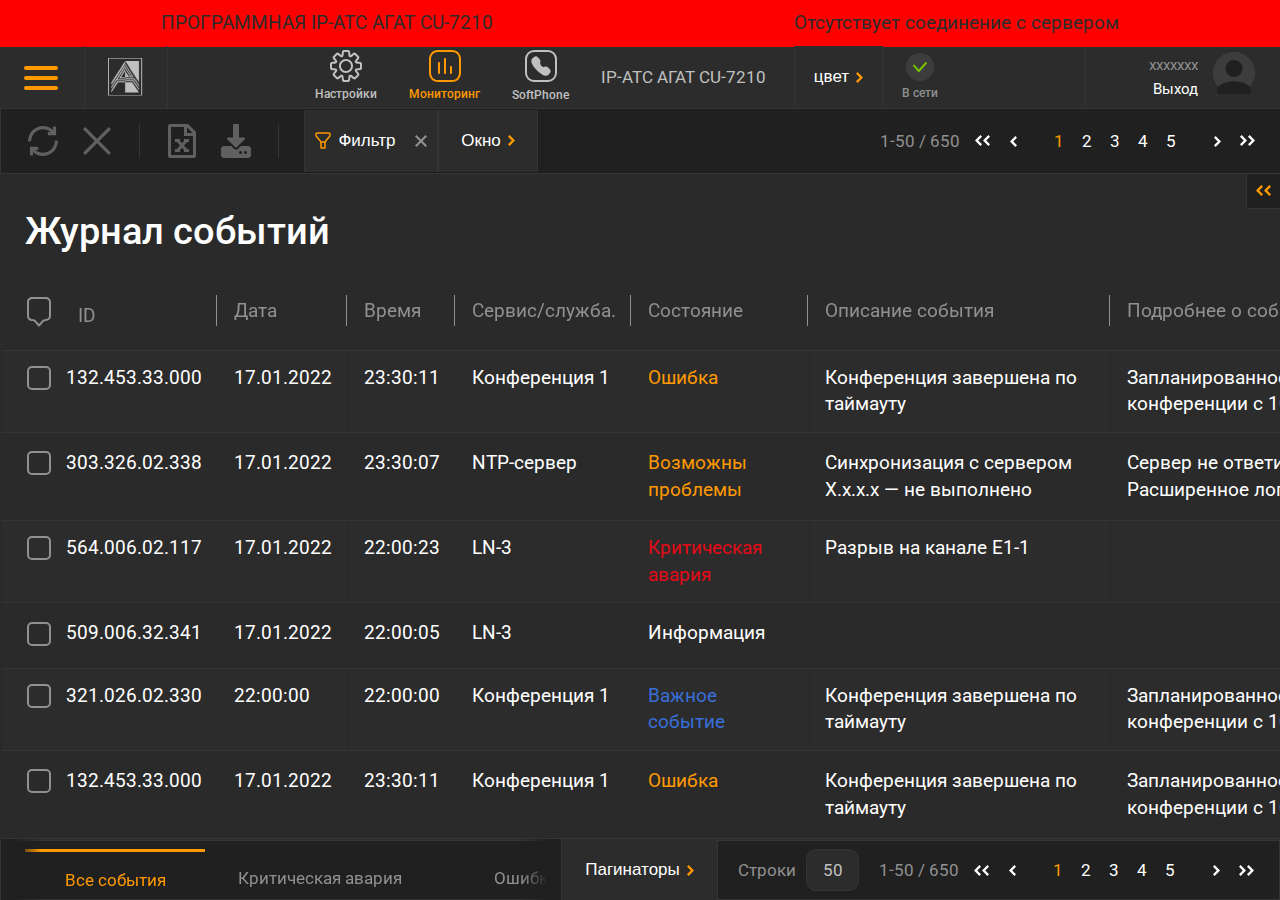
<file: index.html>
<!DOCTYPE html>
<html lang="en">
    <head>
        <meta charset="UTF-8">
        <meta http-equiv="X-UA-Compatible" content="width=device-width, initial-scale=1, maximum-scale=1">
        <title>agant</title>
        <link rel="stylesheet" href="./styles/style.css">
        <link rel="stylesheet" href="./styles/adaptive.css">
        <!-- <link rel="icon" href="./img/icon.png" type="image/x-icon"> -->
        <link href="./styles/datapicker.css" rel="stylesheet">
        <link rel="stylesheet" href='./styles/lib.css' />
        <link rel="stylesheet" href="./styles/swiper.css" />
        <link rel="stylesheet" href='./styles/aos.css'>
        <link rel="stylesheet" href="./styles/jquery-ui.css">
        <link rel="stylesheet" href="./styles/newStyle.css">
        <style>
        .accordion:after {
            content: url("./img/arr-accordion.svg");
        }
        .active:after {
            content: url("./img/acc-active.svg");
        }
    </style>
    </head>
    <body class=' _error'>
        <div class="section-event-log-top-line">
            <div class="section-event-log-top-line-right">
                <span>
                    ПРОГРАММНАЯ IP-АТС АГАТ CU-7210
                </span>
                <p>
                    Отсутствует соединение с сервером
                </p>
            </div>
        </div>
        <header>
            <div class="header-container">
                <div class="header-mob">
                    <div class="hamburger-menu">
                        <input id="menu__toggle" type="checkbox" />
                        <label class="menu__btn" for="menu__toggle">
                            <span class="span-burger"></span>
                        </label>
                        <div class="menu__box">
                            <div class="left-menu">
                                <div class="left-menu-link">
                                    <div class="left-menu-link-block">
                                        <button class="accordion">
                                            <span class="accordion-text">
                                                <span>
                                                    <svg xmlns="http://www.w3.org/2000/svg" width="46" height="46" viewBox="0 0 46 46" fill="none">
                                                        <rect width="46" height="46" rx="10" fill="#3D3D3D" />
                                                        <path fill-rule="evenodd" clip-rule="evenodd" d="M12 23C12 29.0751 16.9249 34 23 34C29.0751 34 34 29.0751 34 23C34 16.9249 29.0751 12 23 12C16.9249 12 12 16.9249 12 23ZM23 10C15.8203 10 10 15.8203 10 23C10 30.1797 15.8203 36 23 36C30.1797 36 36 30.1797 36 23C36 15.8203 30.1797 10 23 10ZM24 17V19H22V17H24ZM24 29V22H22V29H24Z" fill="white" />
                                                    </svg>
                                                </span>
                                                О системе
                                            </span>
                                        </button>
                                        <div class="panel">
                                            <ul>
                                                <li>
                                                    <a href='index.html'>Лицензия</a>
                                                </li>
                                                <li>
                                                    <a href='module.html'>Настройки</a>
                                                </li>
                                                <li>
                                                    <a href='lineModule.html'>Роли доступа</a>
                                                </li>
                                                <li>
                                                    <a href='tracing.html'>Звуковые файлы</a>
                                                </li>
                                                <li>
                                                    <a href='powerUnit.html'>Синтез речи</a>
                                                </li>
                                                <li>
                                                    <a href='switching.html'>Распознование
                                                        речи</a>
                                                </li>
                                                <li>
                                                    <a href='login'>Ресурсы</a>
                                                </li>
                                                <li>
                                                    <a href>Архивация</a>
                                                </li>
                                                <li>
                                                    <a href>Разархивация</a>
                                                </li>
                                                <li>
                                                    <a href>Линейные модули</a>
                                                </li>
                                                <li>
                                                    <a href>Журнал событий</a>
                                                </li>
                                            </ul>
                                        </div>
                                    </div>
                                    <div class="left-menu-link-block">
                                        <button class="accordion">
                                            <span class="accordion-text">
                                                <span>
                                                    <svg xmlns="http://www.w3.org/2000/svg" width="46" height="46" viewBox="0 0 46 46" fill="none">
                                                        <rect x="0.000976562" width="46" height="46" rx="10" fill="#3D3D3D" />
                                                        <path fill-rule="evenodd" clip-rule="evenodd"
                                                            d="M31.001 14H27.001C26.4487 14 26.001 14.4477 26.001 15V19C26.001 19.5523 26.4487 20 27.001 20H31.001C31.5533 20 32.001 19.5523 32.001 19V15C32.001 14.4477 31.5533 14 31.001 14ZM27.001 12C25.3441 12 24.001 13.3431 24.001 15V19C24.001 20.6569 25.3441 22 27.001 22H31.001C32.6578 22 34.001 20.6569 34.001 19V15C34.001 13.3431 32.6578 12 31.001 12H27.001ZM15.001 26H19.001C19.5533 26 20.001 26.4477 20.001 27V31C20.001 31.5523 19.5533 32 19.001 32H15.001C14.4487 32 14.001 31.5523 14.001 31V27C14.001 26.4477 14.4487 26 15.001 26ZM12.001 27C12.001 25.3431 13.3441 24 15.001 24H19.001C20.6578 24 22.001 25.3431 22.001 27V31C22.001 32.6569 20.6578 34 19.001 34H15.001C13.3441 34 12.001 32.6569 12.001 31V27ZM27.001 26H31.001C31.5533 26 32.001 26.4477 32.001 27V31C32.001 31.5523 31.5533 32 31.001 32H27.001C26.4487 32 26.001 31.5523 26.001 31V27C26.001 26.4477 26.4487 26 27.001 26ZM24.001 27C24.001 25.3431 25.3441 24 27.001 24H31.001C32.6578 24 34.001 25.3431 34.001 27V31C34.001 32.6569 32.6578 34 31.001 34H27.001C25.3441 34 24.001 32.6569 24.001 31V27ZM15.001 14H19.001C19.5533 14 20.001 14.4477 20.001 15V19C20.001 19.5523 19.5533 20 19.001 20H15.001C14.4487 20 14.001 19.5523 14.001 19V15C14.001 14.4477 14.4487 14 15.001 14ZM12.001 15C12.001 13.3431 13.3441 12 15.001 12H19.001C20.6578 12 22.001 13.3431 22.001 15V19C22.001 20.6569 20.6578 22 19.001 22H15.001C13.3441 22 12.001 20.6569 12.001 19V15Z"
                                                            fill="white" />
                                                    </svg>
                                                </span>
                                                Ресурсы
                                            </span>
                                        </button>
                                        <div class="panel">
                                            <ul>
                                                <li>
                                                    <a href='index.html'>Лицензия</a>
                                                </li>
                                                <li>
                                                    <a href='module.html'>Настройки</a>
                                                </li>
                                                <li>
                                                    <a href='lineModule.html'>Роли доступа</a>
                                                </li>
                                                <li>
                                                    <a href='tracing.html'>Звуковые файлы</a>
                                                </li>
                                                <li>
                                                    <a href='powerUnit.html'>Синтез речи</a>
                                                </li>
                                                <li>
                                                    <a href='switching.html'>Распознование
                                                        речи</a>
                                                </li>
                                                <li>
                                                    <a href>Ресурсы</a>
                                                </li>
                                                <li>
                                                    <a href>Архивация</a>
                                                </li>
                                                <li>
                                                    <a href>Разархивация</a>
                                                </li>
                                                <li>
                                                    <a href>Линейные модули</a>
                                                </li>
                                                <li>
                                                    <a href>Журнал событий</a>
                                                </li>
                                            </ul>
                                        </div>
                                    </div>
                                    <div class="left-menu-link-block">
                                        <button class="accordion">
                                            <span class="accordion-text">
                                                <span>
                                                    <svg xmlns="http://www.w3.org/2000/svg" width="46" height="46" viewBox="0 0 46 46" fill="none">
                                                        <rect width="46" height="46" rx="10" fill="#2C2C2C" />
                                                        <path fill-rule="evenodd" clip-rule="evenodd" d="M12 12C12 11.4477 12.4477 11 13 11H29.8C32.1196 11 34 12.8804 34 15.2V29.8C34 32.1196 32.1196 34 29.8 34H19V36H17V34H13C12.4477 34 12 33.5523 12 33V12ZM19 32H29.8C31.015 32 32 31.015 32 29.8V15.2C32 13.985 31.015 13 29.8 13H19V32ZM17 13V32H14V13H17ZM29 20H22V18H29V20Z" fill="white" />
                                                    </svg>
                                                </span>
                                                Журнал событий
                                            </span>
                                        </button>
                                        <div class="panel">
                                            <ul>
                                                <li>
                                                    <a href='index.html'>Лицензия</a>
                                                </li>
                                                <li>
                                                    <a href='module.html'>Настройки</a>
                                                </li>
                                                <li>
                                                    <a href='lineModule.html'>Роли доступа</a>
                                                </li>
                                                <li>
                                                    <a href='tracing.html'>Звуковые файлы</a>
                                                </li>
                                                <li>
                                                    <a href='powerUnit.html'>Синтез речи</a>
                                                </li>
                                                <li>
                                                    <a href='switching.html'>Распознование
                                                        речи</a>
                                                </li>
                                                <li>
                                                    <a href>Ресурсы</a>
                                                </li>
                                                <li>
                                                    <a href>Архивация</a>
                                                </li>
                                                <li>
                                                    <a href>Разархивация</a>
                                                </li>
                                                <li>
                                                    <a href>Линейные модули</a>
                                                </li>
                                                <li>
                                                    <a href>Журнал событий</a>
                                                </li>
                                            </ul>
                                        </div>
                                    </div>
                                    <div class="left-menu-link-block">
                                        <button class="accordion">
                                            <span class="accordion-text">
                                                <span>
                                                    <svg xmlns="http://www.w3.org/2000/svg" width="46" height="46" viewBox="0 0 46 46" fill="none">
                                                        <rect width="46" height="46" rx="10" fill="#3D3D3D" />
                                                        <path fill-rule="evenodd" clip-rule="evenodd"
                                                            d="M23.0006 9C19.1355 9 16.001 12.1323 16 15.9977C15.9879 19.8514 19.1018 22.9869 22.955 23L22.9584 23H23.0006C26.8668 23 30 19.865 30 15.9994C30 12.1335 26.8666 9 23.0006 9ZM18 15.9994C18 13.2383 20.239 11 23.0006 11C25.762 11 28 13.238 28 15.9994C28 18.761 25.7617 21 23.0006 21H22.9601C20.2122 20.9898 17.9907 18.7527 18 16.0028H18V15.9994ZM23.0006 25C20.5448 25 18.1321 25.2216 16.301 25.971C15.3734 26.3506 14.5409 26.8871 13.9387 27.6501C13.3247 28.428 13 29.3791 13 30.4839C13 31.5872 13.3221 32.5388 13.9321 33.3192C14.5309 34.0852 15.36 34.6266 16.2866 35.0111C18.1156 35.77 20.5296 36 23.0006 36C25.4565 36 27.8689 35.778 29.6997 35.0284C30.6271 34.6487 31.4595 34.1121 32.0615 33.3492C32.6753 32.5715 33 31.6206 33 30.5161C33 29.4131 32.678 28.4617 32.0681 27.6815C31.4694 26.9156 30.6405 26.3741 29.7141 25.9895C27.8854 25.2303 25.4717 25 23.0006 25ZM15 30.4839C15 29.7948 15.1935 29.2884 15.5086 28.8892C15.8355 28.4751 16.3428 28.1149 17.0585 27.822C18.5141 27.2263 20.6016 27 23.0006 27C25.4105 27 27.4965 27.2344 28.9473 27.8366C29.6606 28.1327 30.1663 28.4961 30.4924 28.9132C30.8072 29.3159 31 29.8257 31 30.5161C31 31.2048 30.8066 31.711 30.4915 32.1103C30.1648 32.5243 29.6575 32.8846 28.9419 33.1775C27.4867 33.7733 25.3994 34 23.0006 34C20.5906 34 18.5042 33.766 17.0532 33.1638C16.3397 32.8678 15.8339 32.5045 15.5078 32.0874C15.1929 31.6846 15 31.1747 15 30.4839Z"
                                                            fill="white" />
                                                    </svg>
                                                </span>
                                                Журнал действий
                                                пользователя
                                            </span>
                                        </button>
                                        <div class="panel">
                                            <ul>
                                                <li>
                                                    <a href='index.html'>Лицензия</a>
                                                </li>
                                                <li>
                                                    <a href='module.html'>Настройки</a>
                                                </li>
                                                <li>
                                                    <a href='lineModule.html'>Роли доступа</a>
                                                </li>
                                                <li>
                                                    <a href='tracing.html'>Звуковые файлы</a>
                                                </li>
                                                <li>
                                                    <a href='powerUnit.html'>Синтез речи</a>
                                                </li>
                                                <li>
                                                    <a href='switching.html'>Распознование
                                                        речи</a>
                                                </li>
                                                <li>
                                                    <a href>Ресурсы</a>
                                                </li>
                                                <li>
                                                    <a href>Архивация</a>
                                                </li>
                                                <li>
                                                    <a href>Разархивация</a>
                                                </li>
                                                <li>
                                                    <a href>Линейные модули</a>
                                                </li>
                                                <li>
                                                    <a href>Журнал событий</a>
                                                </li>
                                            </ul>
                                        </div>
                                    </div>
                                    <div class="left-menu-link-block">
                                        <button class="accordion">
                                            <span class="accordion-text">
                                                <span>
                                                    <svg xmlns="http://www.w3.org/2000/svg" width="46" height="46" viewBox="0 0 46 46" fill="none">
                                                        <rect width="46" height="46" rx="10" fill="#3D3D3D" />
                                                        <path fill-rule="evenodd" clip-rule="evenodd"
                                                            d="M13.7594 15.7984C13.7863 15.773 13.8399 15.7225 13.8922 15.6659C14.7444 14.842 15.3468 14.3893 15.7947 14.1672C16.2057 13.9634 16.423 13.9824 16.5905 14.0364C16.8268 14.1125 17.1299 14.3157 17.6149 14.7754C17.8487 14.997 18.0994 15.2526 18.3917 15.5509L18.3986 15.5579L18.3986 15.5579C18.6851 15.8502 19.0051 16.1769 19.3616 16.5224C19.9387 17.0821 19.9864 17.416 19.9808 17.6262C19.977 17.7705 19.9427 17.9397 19.8686 18.1732C19.8316 18.2896 19.7886 18.4106 19.7384 18.5501L19.7232 18.5921L19.7232 18.5922C19.6785 18.7163 19.6285 18.855 19.5812 18.9968C19.3639 19.6491 19.1599 20.4914 19.42 21.5188C19.674 22.5223 20.3351 23.5665 21.5459 24.7403C22.7589 25.9162 23.8295 26.5491 24.8459 26.7905C25.8816 27.0365 26.7305 26.8437 27.3977 26.6341C27.5431 26.5885 27.6852 26.5402 27.8132 26.4967L27.8132 26.4967L27.8566 26.4819C28.0003 26.4332 28.1262 26.391 28.2477 26.3546C28.4911 26.2818 28.6741 26.2459 28.835 26.2418C29.085 26.2354 29.444 26.2966 30.0194 26.8542C30.3717 27.1957 30.7048 27.5029 31.0034 27.7782L31.0207 27.7942C31.328 28.0776 31.5913 28.3209 31.8194 28.5476C32.2955 29.021 32.498 29.3105 32.5716 29.5261C32.6183 29.6627 32.6446 29.8492 32.4404 30.2364C32.2149 30.6639 31.7518 31.2446 30.9029 32.0698C30.8446 32.1204 30.7924 32.1726 30.766 32.1989L30.7659 32.1989L30.7576 32.2072L30.7538 32.211C30.7063 32.2582 30.6622 32.302 30.6099 32.3502C30.5057 32.4463 30.3756 32.5533 30.2099 32.6525C29.8915 32.8434 29.3873 33.0395 28.6019 32.9934C26.9754 32.8979 24.0204 31.7516 19.1228 27.0039C14.2185 22.2497 13.0516 19.3953 12.9543 17.8492C12.9076 17.1087 13.103 16.6354 13.295 16.3337C13.3955 16.1758 13.5045 16.0508 13.6036 15.9496C13.6534 15.8988 13.6987 15.8559 13.7474 15.8097L13.7475 15.8097L13.7508 15.8065L13.7594 15.7984ZM19.821 14.1519L19.8209 14.1518L19.8155 14.1463L19.8155 14.1463C19.5313 13.8562 19.255 13.5743 18.9908 13.3239C18.4768 12.8367 17.8974 12.3563 17.2041 12.1328C16.4419 11.8871 15.6824 11.9904 14.9061 12.3755C14.1708 12.7401 13.3824 13.3743 12.4753 14.254C12.4567 14.272 12.4389 14.2907 12.4218 14.31C12.4209 14.3109 12.4197 14.3121 12.4181 14.3136C12.4113 14.3202 12.398 14.3331 12.3754 14.3545L12.3675 14.3619L12.3675 14.362C12.3206 14.4064 12.2515 14.4718 12.175 14.5499C12.0105 14.7177 11.804 14.9515 11.6077 15.2599C11.2061 15.8908 10.883 16.7803 10.9582 17.975C11.1046 20.2993 12.7435 23.6052 17.7307 28.4399C22.7235 33.2799 26.1207 34.8511 28.4847 34.9899C29.6945 35.0609 30.5951 34.7534 31.238 34.3681C31.553 34.1793 31.7927 33.9801 31.9657 33.8205C32.046 33.7465 32.1133 33.6796 32.1591 33.6341L32.1591 33.6341L32.167 33.6263C32.1891 33.6043 32.2024 33.5914 32.2091 33.5849C32.2107 33.5834 32.2119 33.5822 32.2127 33.5814C32.2325 33.5649 32.2517 33.5477 32.2702 33.5298C33.1743 32.6536 33.8304 31.8881 34.2094 31.1694C34.6119 30.4063 34.7257 29.6454 34.4643 28.8799C34.2299 28.1932 33.7288 27.6257 33.2295 27.1293C32.9698 26.8712 32.6775 26.6015 32.3766 26.324L32.3649 26.3132C32.0632 26.0349 31.7455 25.7419 31.4112 25.4179C30.5391 24.5728 29.6835 24.2194 28.7839 24.2424C28.3698 24.253 27.9943 24.3428 27.6742 24.4386C27.5139 24.4866 27.3569 24.5395 27.2139 24.588L27.1712 24.6025C27.0402 24.647 26.9203 24.6877 26.7984 24.726C26.2775 24.8897 25.8351 24.9698 25.3081 24.8447C24.7618 24.7149 23.9984 24.3323 22.938 23.3043C21.8754 22.2742 21.4884 21.5401 21.3588 21.028C21.2352 20.5398 21.312 20.1294 21.4787 19.629C21.5178 19.5116 21.5594 19.3961 21.6053 19.2689L21.6202 19.2276C21.6701 19.0889 21.725 18.9353 21.7748 18.7784C21.8742 18.4653 21.9692 18.0926 21.9801 17.6793C22.0042 16.7742 21.6236 15.9301 20.7538 15.0866C20.4158 14.7589 20.1107 14.4476 19.821 14.1519ZM25.0332 12.8931C25.0923 12.344 25.5854 11.9468 26.1345 12.006C30.7971 12.508 34.5163 16.0824 35.0454 20.6575C35.1089 21.2062 34.7155 21.7024 34.1669 21.7658C33.6183 21.8292 33.1221 21.4359 33.0586 20.8873C32.6416 17.2812 29.695 14.4009 25.9204 13.9945C25.3713 13.9353 24.974 13.4423 25.0332 12.8931ZM25.0448 16.7309C25.147 16.1881 25.6699 15.831 26.2126 15.9332C28.617 16.3861 30.521 18.216 30.9974 20.5874C31.1062 21.1289 30.7555 21.656 30.214 21.7648C29.6725 21.8736 29.1454 21.5228 29.0366 20.9813C28.7265 19.4379 27.4754 18.2062 25.8424 17.8987C25.2997 17.7965 24.9426 17.2736 25.0448 16.7309Z"
                                                            fill="white" />
                                                    </svg>
                                                </span>
                                                Трасировка
                                                звонков
                                            </span>
                                        </button>
                                        <div class="panel">
                                            <ul>
                                                <li>
                                                    <a href='index.html'>Лицензия</a>
                                                </li>
                                                <li>
                                                    <a href='module.html'>Настройки</a>
                                                </li>
                                                <li>
                                                    <a href='lineModule.html'>Роли доступа</a>
                                                </li>
                                                <li>
                                                    <a href='tracing.html'>Звуковые файлы</a>
                                                </li>
                                                <li>
                                                    <a href='powerUnit.html'>Синтез речи</a>
                                                </li>
                                                <li>
                                                    <a href='switching.html'>Распознование
                                                        речи</a>
                                                </li>
                                                <li>
                                                    <a href>Ресурсы</a>
                                                </li>
                                                <li>
                                                    <a href>Архивация</a>
                                                </li>
                                                <li>
                                                    <a href>Разархивация</a>
                                                </li>
                                                <li>
                                                    <a href>Линейные модули</a>
                                                </li>
                                                <li>
                                                    <a href>Журнал событий</a>
                                                </li>
                                            </ul>
                                        </div>
                                    </div>
                                    <div class="left-menu-link-block">
                                        <button class="accordion">
                                            <span class="accordion-text">
                                                <span>
                                                    <svg xmlns="http://www.w3.org/2000/svg" width="46" height="46" viewBox="0 0 46 46" fill="none">
                                                        <rect width="46" height="46" rx="10" fill="#3D3D3D" />
                                                        <path fill-rule="evenodd" clip-rule="evenodd"
                                                            d="M11 15.5714C11 14.1501 12.1501 13 13.5714 13H32.4286C33.8499 13 35 14.1501 35 15.5714V29.4286C35 30.8499 33.8499 32 32.4286 32H26.6954L23.8466 36.5322C23.6636 36.8233 23.3439 37 23 37C22.6561 37 22.3364 36.8233 22.1534 36.5322L19.3046 32H13.5714C12.1501 32 11 30.8499 11 29.4286V15.5714ZM13.5714 15C13.2547 15 13 15.2547 13 15.5714V29.4286C13 29.7453 13.2547 30 13.5714 30H19.8571C20.201 30 20.5208 30.1767 20.7038 30.4678L23 34.1209L25.2962 30.4678C25.4792 30.1767 25.799 30 26.1429 30H32.4286C32.7453 30 33 29.7453 33 29.4286V15.5714C33 15.2547 32.7453 15 32.4286 15H13.5714ZM29 21H17V19H29V21ZM27 26.0072H19V24.0072H27V26.0072Z"
                                                            fill="white" />
                                                    </svg>
                                                </span>
                                                Служба поддержки
                                                АГАТ РТ
                                            </span>
                                        </button>
                                        <div class="panel">
                                            <ul>
                                                <li>
                                                    <a href='index.html'>Лицензия</a>
                                                </li>
                                                <li>
                                                    <a href='module.html'>Настройки</a>
                                                </li>
                                                <li>
                                                    <a href='lineModule.html'>Роли доступа</a>
                                                </li>
                                                <li>
                                                    <a href='tracing.html'>Звуковые файлы</a>
                                                </li>
                                                <li>
                                                    <a href='powerUnit.html'>Синтез речи</a>
                                                </li>
                                                <li>
                                                    <a href='switching.html'>Распознование
                                                        речи</a>
                                                </li>
                                                <li>
                                                    <a href>Ресурсы</a>
                                                </li>
                                                <li>
                                                    <a href>Архивация</a>
                                                </li>
                                                <li>
                                                    <a href>Разархивация</a>
                                                </li>
                                                <li>
                                                    <a href>Линейные модули</a>
                                                </li>
                                                <li>
                                                    <a href>Журнал событий</a>
                                                </li>
                                            </ul>
                                        </div>
                                    </div>
                                </div>
                            </div>
                        </div>
                    </div>
                    <a href class="logo-mob">
                        <img src="./img/Logo 2.png" alt>
                        <img src="./img/Logo-mob-light.png" alt>
                    </a>
                </div>
                <div class="header-logo">
                    <img src="./img/logo-agant.svg" alt>
                    <img src="./img/logo-agant-light.svg" alt>
                </div>
                <div class="header-container-middle">
                    <div class="header-container-middle-links">
                        <div class="header-settings">
                            <svg width="32" height="32" viewBox="0 0 32 32" fill="none" xmlns="http://www.w3.org/2000/svg">
                                <path fill-rule="evenodd" clip-rule="evenodd"
                                    d="M14.7593 6.81134e-06C14.7762 1.02684e-05 14.7931 1.37255e-05 14.81 1.37255e-05H17.19C17.207 1.37255e-05 17.2239 1.02684e-05 17.2408 6.81134e-06C17.6267 -7.11515e-05 18.0056 -0.000147685 18.3213 0.0405353C18.6791 0.0866487 19.0846 0.198148 19.437 0.517108C19.7895 0.836066 19.9408 1.22845 20.0223 1.57988C20.0942 1.88993 20.1318 2.267 20.1701 2.65104L20.1801 2.75111L20.2489 3.43923C20.334 4.2898 20.389 4.81303 20.4765 5.16111C20.4782 5.16774 20.4799 5.17419 20.4815 5.18047C20.4871 5.17719 20.4928 5.1738 20.4987 5.17029C20.8067 4.98608 21.2156 4.65499 21.8772 4.11369L22.4902 3.61214C22.7888 3.3677 23.0821 3.12769 23.3521 2.95929C23.6582 2.76841 24.0427 2.59793 24.5174 2.62161C24.9922 2.64529 25.3578 2.85318 25.6434 3.07357C25.8953 3.26801 26.1632 3.53601 26.4361 3.80896L28.1908 5.5637C28.4637 5.83653 28.7317 6.1044 28.9262 6.35637C29.1466 6.64197 29.3544 7.00754 29.3781 7.4823C29.4018 7.95706 29.2313 8.34149 29.0404 8.64761C28.872 8.91769 28.632 9.21091 28.3876 9.50956L27.8858 10.1228C27.3445 10.7844 27.0135 11.1932 26.8292 11.5013C26.8257 11.5072 26.8223 11.5129 26.8191 11.5185C26.8253 11.5201 26.8318 11.5218 26.8384 11.5234C27.1865 11.611 27.7097 11.666 28.5603 11.7511L29.349 11.8299C29.733 11.8682 30.1101 11.9059 30.4201 11.9778C30.7716 12.0592 31.164 12.2105 31.4829 12.563C31.8019 12.9154 31.9134 13.3209 31.9595 13.6787C32.0002 13.9944 32.0001 14.3733 32 14.7592V17.2408C32.0001 17.6267 32.0002 18.0056 31.9595 18.3213C31.9134 18.6791 31.8019 19.0846 31.4829 19.437C31.164 19.7895 30.7716 19.9408 30.4202 20.0223C30.1101 20.0942 29.733 20.1318 29.349 20.1701L29.2489 20.1801L28.5611 20.2489C27.7105 20.334 27.1873 20.3889 26.8392 20.4765C26.8326 20.4782 26.8261 20.4798 26.8199 20.4815C26.8231 20.4871 26.8265 20.4928 26.83 20.4987C27.0142 20.8067 27.3453 21.2156 27.8866 21.8772L28.3879 22.4898C28.6323 22.7885 28.8724 23.0817 29.0408 23.3517C29.2316 23.6579 29.4021 24.0423 29.3784 24.5171C29.3547 24.9918 29.1469 25.3574 28.9265 25.643C28.732 25.895 28.464 26.1629 28.1911 26.4357L26.4364 28.1904C26.1635 28.4634 25.8956 28.7314 25.6437 28.9258C25.3581 29.1462 24.9925 29.3541 24.5177 29.3777C24.043 29.4014 23.6585 29.2309 23.3524 29.0401C23.0824 28.8717 22.7891 28.6317 22.4905 28.3872L21.8773 27.8855C21.2157 27.3442 20.8068 27.0131 20.4988 26.8289C20.4929 26.8254 20.4872 26.822 20.4816 26.8187C20.48 26.825 20.4783 26.8314 20.4766 26.8381C20.3891 27.1861 20.3341 27.7094 20.249 28.5599L20.1801 29.2489L20.1701 29.349C20.1318 29.733 20.0942 30.1101 20.0223 30.4202C19.9408 30.7716 19.7895 31.164 19.437 31.4829C19.0846 31.8019 18.6791 31.9134 18.3213 31.9595C18.0056 32.0002 17.6267 32.0001 17.2408 32H14.7592C14.3733 32.0001 13.9944 32.0002 13.6787 31.9595C13.3209 31.9134 12.9154 31.8019 12.563 31.4829C12.2105 31.164 12.0592 30.7716 11.9778 30.4201C11.9059 30.1101 11.8682 29.733 11.8299 29.349L11.7511 28.5603C11.666 27.7098 11.611 27.1865 11.5234 26.8385C11.5218 26.8318 11.5201 26.8254 11.5185 26.8191C11.5129 26.8224 11.5072 26.8258 11.5013 26.8293C11.1932 27.0135 10.7844 27.3446 10.1228 27.8859L9.50926 28.3879C9.2106 28.6323 8.91738 28.8723 8.6473 29.0407C8.34118 29.2316 7.95674 29.4021 7.48198 29.3784C7.00723 29.3547 6.64166 29.1469 6.35605 28.9265C6.10409 28.732 5.83621 28.4641 5.56337 28.1911L3.80865 26.4364C3.5357 26.1635 3.2677 25.8957 3.07326 25.6437C2.85286 25.3581 2.64498 24.9925 2.6213 24.5177C2.59762 24.043 2.7681 23.6585 2.95898 23.3524C3.12738 23.0824 3.3674 22.7891 3.61185 22.4905L4.11364 21.8772C4.65494 21.2156 4.98603 20.8067 5.17024 20.4987C5.17375 20.4928 5.17714 20.4871 5.18042 20.4815C5.17414 20.4799 5.16769 20.4782 5.16106 20.4765C4.81298 20.389 4.28975 20.334 3.43918 20.2489L2.75113 20.1801L2.65104 20.1701C2.267 20.1318 1.88993 20.0942 1.57988 20.0223C1.22845 19.9408 0.836067 19.7895 0.517108 19.437C0.198148 19.0846 0.0866487 18.6791 0.0405353 18.3213C-0.000147685 18.0056 -7.11515e-05 17.6267 6.81134e-06 17.2408C1.02684e-05 17.2239 1.37255e-05 17.207 1.37255e-05 17.19V14.81C1.37255e-05 14.7931 1.02684e-05 14.7762 6.81134e-06 14.7593C-7.11515e-05 14.3733 -0.000147685 13.9944 0.0405353 13.6787C0.0866486 13.3209 0.198148 12.9154 0.517108 12.563C0.836069 12.2105 1.22845 12.0592 1.57989 11.9778C1.88993 11.9059 2.26699 11.8682 2.65102 11.8299C2.66784 11.8282 2.68467 11.8266 2.7015 11.8249L3.43997 11.751C4.29055 11.666 4.81377 11.611 5.16185 11.5234C5.16848 11.5217 5.17494 11.5201 5.18121 11.5185C5.17793 11.5129 5.17454 11.5071 5.17103 11.5013C4.98682 11.1932 4.65573 10.7843 4.11443 10.1228L3.64428 9.54813C3.63357 9.53504 3.62286 9.52196 3.61216 9.50889C3.36771 9.21023 3.12769 8.917 2.95929 8.64693C2.76841 8.34081 2.59793 7.95637 2.62161 7.48161C2.64529 7.00685 2.85317 6.64128 3.07356 6.35568C3.268 6.1037 3.536 5.83581 3.80896 5.56296C3.82091 5.55102 3.83287 5.53906 3.84483 5.5271L5.52778 3.84415C5.53975 3.83219 5.5517 3.82022 5.56365 3.80827C5.8365 3.53532 6.10438 3.26732 6.35636 3.07288C6.64197 2.85249 7.00753 2.6446 7.48229 2.62092C7.95705 2.59725 8.34149 2.76772 8.64761 2.9586C8.91768 3.12701 9.21091 3.36702 9.50957 3.61148C9.52264 3.62218 9.53572 3.63289 9.54882 3.6436L10.1229 4.11328C10.7845 4.65458 11.1933 4.98567 11.5014 5.16988C11.5072 5.17339 11.513 5.17678 11.5186 5.18007C11.5202 5.17379 11.5219 5.16734 11.5235 5.16071C11.6111 4.81262 11.6661 4.2894 11.7511 3.43883L11.8249 2.7015C11.8266 2.68466 11.8282 2.66783 11.8299 2.65102C11.8682 2.26699 11.9059 1.88993 11.9778 1.57989C12.0592 1.22845 12.2105 0.83607 12.563 0.517109C12.9154 0.198149 13.3209 0.0866486 13.6787 0.0405353C13.9944 -0.000147685 14.3733 -7.11515e-05 14.7593 6.81134e-06ZM13.9276 2.02502C13.9271 2.02718 13.9266 2.02939 13.9261 2.03164C13.8869 2.20062 13.8604 2.44594 13.815 2.90051L13.7412 3.63783C13.7388 3.66249 13.7363 3.68706 13.7339 3.71155C13.6586 4.46483 13.5912 5.13928 13.4631 5.64866C13.3304 6.176 13.0577 6.84049 12.331 7.1415C11.6043 7.44251 10.9416 7.16547 10.4749 6.88639C10.0241 6.61683 9.49961 6.18757 8.91377 5.70815C8.89471 5.69255 8.87558 5.6769 8.85639 5.66119L8.28234 5.19151C7.92877 4.90223 7.73657 4.74749 7.58938 4.65571C7.58742 4.65448 7.58549 4.65329 7.5836 4.65212C7.58184 4.65347 7.58003 4.65485 7.5782 4.65626C7.44087 4.76224 7.26503 4.93533 6.942 5.25836L5.25905 6.94131C4.93602 7.26435 4.76292 7.44019 4.65695 7.57752C4.65553 7.57935 4.65415 7.58115 4.6528 7.58292C4.65397 7.58481 4.65516 7.58673 4.65639 7.5887C4.74817 7.73589 4.90291 7.92809 5.1922 8.28166L5.66234 8.85628C5.67803 8.87546 5.69368 8.89458 5.70927 8.91363C6.18871 9.49948 6.61797 10.024 6.88754 10.4748C7.16662 10.9415 7.44365 11.6042 7.14264 12.3309C6.84163 13.0576 6.17715 13.3303 5.6498 13.463C5.14043 13.5911 4.46597 13.6585 3.71269 13.7337C3.6882 13.7362 3.66363 13.7386 3.63898 13.7411L2.90051 13.8149C2.44594 13.8604 2.20062 13.8869 2.03164 13.9261C2.02939 13.9266 2.02718 13.9271 2.02502 13.9276C2.02472 13.9298 2.02443 13.9321 2.02413 13.9344C2.00196 14.1064 2.00001 14.3532 2.00001 14.81V17.19C2.00001 17.6469 2.00196 17.8936 2.02413 18.0657C2.02443 18.0679 2.02472 18.0702 2.02502 18.0724C2.02718 18.0729 2.02938 18.0734 2.03164 18.074C2.19802 18.1125 2.43841 18.1388 2.87969 18.183C2.88658 18.1837 2.89351 18.1844 2.90049 18.1851L3.71195 18.2662C4.46521 18.3415 5.13965 18.4088 5.64901 18.537C6.17635 18.6696 6.84084 18.9423 7.14185 19.669C7.44286 20.3957 7.16583 21.0584 6.88675 21.5251C6.61718 21.9759 6.18792 22.5005 5.70849 23.0863L5.19189 23.7177C4.90261 24.0713 4.74786 24.2635 4.65608 24.4107C4.65486 24.4126 4.65366 24.4145 4.6525 24.4164C4.65385 24.4182 4.65523 24.42 4.65664 24.4218C4.76261 24.5592 4.93571 24.735 5.25874 25.058L6.94169 26.741C7.26472 27.064 7.44057 27.2371 7.5779 27.3431C7.57973 27.3445 7.58153 27.3459 7.58329 27.3472C7.58518 27.3461 7.58711 27.3449 7.58908 27.3436C7.73627 27.2519 7.92846 27.0971 8.28203 26.8078L8.91369 26.291C9.49952 25.8116 10.0241 25.3823 10.4748 25.1128C10.9415 24.8337 11.6042 24.5567 12.3309 24.8577C13.0576 25.1587 13.3303 25.8232 13.463 26.3505C13.5911 26.8599 13.6585 27.5343 13.7338 28.2876L13.815 29.0995C13.8604 29.5541 13.8869 29.7994 13.9261 29.9684C13.9266 29.9706 13.9271 29.9729 13.9276 29.975C13.9298 29.9753 13.9321 29.9756 13.9344 29.9759C14.1064 29.9981 14.3532 30 14.81 30H17.19C17.6469 30 17.8936 29.9981 18.0657 29.9759C18.0679 29.9756 18.0702 29.9753 18.0724 29.975C18.0729 29.9729 18.0734 29.9706 18.074 29.9684C18.1126 29.8019 18.1388 29.5614 18.1831 29.1196C18.1837 29.113 18.1844 29.1063 18.1851 29.0995L18.2663 28.2872C18.3415 27.5339 18.4089 26.8595 18.5371 26.3501C18.6697 25.8228 18.9424 25.1583 19.6691 24.8573C20.3958 24.5563 21.0585 24.8333 21.5252 25.1124C21.976 25.3819 22.5006 25.8112 23.0864 26.2906L23.7177 26.8072C24.0713 27.0964 24.2635 27.2512 24.4107 27.343C24.4126 27.3442 24.4146 27.3454 24.4164 27.3465C24.4182 27.3452 24.42 27.3438 24.4218 27.3424C24.5592 27.2364 24.735 27.0633 25.058 26.7403L26.741 25.0574C27.064 24.7343 27.2371 24.5585 27.3431 24.4212C27.3445 24.4193 27.3459 24.4175 27.3472 24.4158C27.3461 24.4139 27.3449 24.4119 27.3436 24.41C27.2519 24.2628 27.0971 24.0706 26.8078 23.717L26.2918 23.0863C25.8123 22.5004 25.3831 21.9759 25.1135 21.5251C24.8344 21.0584 24.5574 20.3957 24.8584 19.669C25.1594 18.9423 25.8239 18.6696 26.3513 18.537C26.8606 18.4088 27.5351 18.3414 28.2883 18.2662L29.0995 18.1851C29.5541 18.1396 29.7994 18.1131 29.9684 18.074C29.9706 18.0734 29.9729 18.0729 29.975 18.0724C29.9753 18.0702 29.9756 18.0679 29.9759 18.0657C29.9981 17.8936 30 17.6469 30 17.19V14.81C30 14.3532 29.9981 14.1064 29.9759 13.9344C29.9756 13.9321 29.9753 13.9298 29.975 13.9276C29.9729 13.9271 29.9706 13.9266 29.9684 13.9261C29.7994 13.8869 29.5541 13.8604 29.0995 13.815L28.2875 13.7338C27.5343 13.6585 26.8598 13.5911 26.3505 13.463C25.8231 13.3303 25.1586 13.0576 24.8576 12.3309C24.5566 11.6042 24.8337 10.9415 25.1127 10.4748C25.3823 10.0241 25.8116 9.49951 26.291 8.91367L26.8075 8.28235C27.0968 7.92878 27.2516 7.73658 27.3433 7.58939C27.3446 7.58742 27.3458 7.58549 27.3469 7.5836C27.3456 7.58184 27.3442 7.58004 27.3428 7.57821C27.2374 7.44166 27.0657 7.26703 26.7461 6.94747C26.7443 6.94566 26.7425 6.94384 26.7407 6.94201L25.0577 5.25905C24.7347 4.93602 24.5589 4.76292 24.4215 4.65695C24.4197 4.65554 24.4179 4.65416 24.4161 4.65281C24.4142 4.65397 24.4123 4.65517 24.4103 4.65639C24.2631 4.74818 24.071 4.90292 23.7174 5.1922L23.0863 5.70854C22.5005 6.18797 21.9759 6.61724 21.5251 6.8868C21.0584 7.16588 20.3958 7.44291 19.669 7.1419C18.9423 6.84089 18.6696 6.17641 18.537 5.64906C18.4088 5.1397 18.3415 4.46526 18.2662 3.712L18.1851 2.90049C18.1851 2.90044 18.1851 2.90054 18.1851 2.90049C18.1396 2.44603 18.1131 2.2006 18.074 2.03164C18.0734 2.02938 18.0729 2.02718 18.0724 2.02502C18.0702 2.02472 18.0679 2.02443 18.0657 2.02413C17.8936 2.00196 17.6469 2.00001 17.19 2.00001H14.81C14.3532 2.00001 14.1064 2.00196 13.9344 2.02413C13.9321 2.02443 13.9298 2.02472 13.9276 2.02502ZM16 11C13.2386 11 11 13.2386 11 16C11 18.7614 13.2386 21 16 21C18.7614 21 21 18.7614 21 16C21 13.2386 18.7614 11 16 11ZM9.00002 16C9.00002 12.134 12.134 9.00001 16 9.00001C19.866 9.00001 23 12.134 23 16C23 19.866 19.866 23 16 23C12.134 23 9.00002 19.866 9.00002 16Z"
                                    fill="#C0C0C0" />
                            </svg>
                            Настройки
                        </div>
                        <div class="header-settings header-settings-active">
                            <svg width="32" height="32" viewBox="0 0 32 32" fill="none" xmlns="http://www.w3.org/2000/svg">
                                <path fill-rule="evenodd" clip-rule="evenodd"
                                    d="M8.97143 0C6.27381 0 4.00564 0.961453 2.41675 2.66588C0.835124 4.36251 0 6.71531 0 9.3777V22.6223C0 25.2835 0.830821 27.6364 2.41095 29.3337C3.99861 31.039 6.26731 32 8.97143 32H23.0286C25.7327 32 28.0014 31.039 29.5891 29.3337C31.1692 27.6364 32 25.2835 32 22.6223V9.3777C32 6.71654 31.1692 4.36358 29.5891 2.66636C28.0014 0.961051 25.7327 0 23.0286 0H8.97143ZM2 9.3777C2 7.13052 2.70059 5.29446 3.87968 4.02964C5.0515 2.77261 6.76905 2 8.97143 2H23.0286C25.2388 2 26.9558 2.77301 28.1253 4.02917C29.3023 5.2934 30 7.12929 30 9.3777V22.6223C30 24.8707 29.3023 26.7066 28.1253 27.9708C26.9558 29.227 25.2388 30 23.0286 30H8.97143C6.76126 30 5.04425 29.227 3.87476 27.9708C2.69775 26.7066 2 24.8707 2 22.6223V9.3777ZM17 9C17 8.44771 16.5523 8 16 8C15.4477 8 15 8.44771 15 9V23C15 23.5523 15.4477 24 16 24C16.5523 24 17 23.5523 17 23V9ZM11 13C11 12.4477 10.5523 12 10 12C9.44771 12 9 12.4477 9 13V23C9 23.5523 9.44771 24 10 24C10.5523 24 11 23.5523 11 23V13ZM22 16C22.5523 16 23 16.4477 23 17V23C23 23.5523 22.5523 24 22 24C21.4477 24 21 23.5523 21 23V17C21 16.4477 21.4477 16 22 16Z"
                                    fill="#FF9900" />
                            </svg>
                            Мониторинг
                        </div>
                        <div class="header-settings">
                            <svg width="34" height="34" viewBox="0 0 34 34" fill="none" xmlns="http://www.w3.org/2000/svg">
                                <rect x="2" y="2" width="30" height="30" rx="8" stroke="#C0C0C0" stroke-width="2" />
                                <path fill-rule="evenodd" clip-rule="evenodd" d="M16.5711 17.4331C20.2277 21.0887 21.0573 16.8596 23.3855 19.1862C25.6301 21.4301 26.9201 21.8797 24.0763 24.7227C23.7201 25.009 21.4568 28.4532 13.5029 20.5014C5.54797 12.5487 8.99011 10.2832 9.27646 9.92704C12.1272 7.07611 12.569 8.37368 14.8136 10.6176C17.1418 12.9452 12.9144 13.7775 16.5711 17.4331Z" stroke="#C0C0C0" stroke-width="2" stroke-linecap="round" stroke-linejoin="round" />
                            </svg>
                            SoftPhone
                        </div>
                        <p>
                            IP-АТС АГАТ CU-7210
                        </p>
                    </div>
                    <div class="header-container-middle-part">
                        <div class="dropdown">
                            <button class="dropbtn colors-btn">
                                <span class="colors-btn-text-desktop">Цветовая схема</span>
                                <span class="colors-btn-text-mob">цвет</span>
                                <svg width="7" height="11" viewBox="0 0 7 11" fill="none" xmlns="http://www.w3.org/2000/svg">
                                    <path fill-rule="evenodd" clip-rule="evenodd" d="M3.77448 5.50024L-4.08854e-07 1.64676L1.61276 0.00024407L7 5.50024L1.61276 11.0002L-7.19716e-08 9.35373L3.77448 5.50024Z" fill="#FF9900" />
                                </svg>
                            </button>
                            <div class="dropdown-content">
                                <div id='theme-light' class="dropdown-content-block">
                                    <p>Светлая тема</p>
                                    <svg xmlns="http://www.w3.org/2000/svg" width="66" height="20" viewBox="0 0 66 20" fill="none">
                                        <rect width="20" height="20" fill="#EBEBEB" />
                                        <rect x="46" width="20" height="20" fill="#E4F1FF" />
                                        <rect x="23" width="20" height="20" fill="#203F9A" />
                                    </svg>
                                </div>
                                <div id='theme-dark' class="dropdown-content-block">
                                    <p>Тёмная тема</p>
                                    <svg xmlns="http://www.w3.org/2000/svg" width="66" height="20" viewBox="0 0 66 20" fill="none">
                                        <rect width="20" height="20" fill="#202020" />
                                        <rect x="46" width="20" height="20" fill="#909090" />
                                        <rect x="23" width="20" height="20" fill="#FDAB0B" />
                                    </svg>
                                </div>
                                <div class="dropdown-content-block">
                                    <p>Другая тема</p>
                                    <svg xmlns="http://www.w3.org/2000/svg" width="66" height="20" viewBox="0 0 66 20" fill="none">
                                        <rect x="46" width="20" height="20" fill="#5E647A" />
                                        <rect width="20" height="20" fill="#EBEBEB" />
                                        <rect x="23" width="20" height="20" fill="#B91600" />
                                    </svg>
                                </div>
                            </div>
                        </div>
                        <div class="header-container-state">
                            <div class="header-container-state-block">
                                <div class="header-container-state-block-ellipse">
                                    <img src="./img/tick-green.svg" alt>
                                </div>
                                <p>
                                    В сети
                                </p>
                            </div>
                            <div class="header-container-state-block">
                                <div class="header-container-state-block-ellipse">
                                    <img src="./img/minus-yellow.svg" alt>
                                </div>
                                <p>
                                    Не на месте
                                </p>
                            </div>
                            <div class="header-container-state-block">
                                <div class="header-container-state-block-ellipse">
                                    <img src="./img/points.svg" alt>
                                </div>
                                <p>
                                    Занят
                                </p>
                            </div>
                            <div class="header-container-state-block">
                                <div class="header-container-state-block-ellipse">
                                    <img src="./img/ellipse.svg" alt>
                                </div>
                                <p>
                                    Невидимка
                                </p>
                            </div>
                            <div class="header-container-state-block">
                                <div class="header-container-state-block-ellipse">
                                    <img src="./img/close-red.svg" alt>
                                </div>
                                <p>
                                    Выход
                                </p>
                            </div>
                        </div>
                    </div>

                </div>
                <div class="header-container-lk">
                    <div class="header-container-lk-text">
                        <p>ххххххх</p>
                        <a href="/">Выход</a>
                    </div>
                    <div class="header-container-lk-img">
                        <img src="./img/lk.png" alt>
                        <img src="./img/lk-light.png" alt>
                    </div>
                </div>

            </div>
        </header>
        <section class="section-event-log">
            <div class="left-menu left-menu-desktop _hide">
                <div class="left-menu-link">
                    <div class="left-menu-link-block">
                        <button class="accordion">
                            <span class="accordion-text">
                                <span>
                                    <svg xmlns="http://www.w3.org/2000/svg" width="46" height="46" viewBox="0 0 46 46" fill="none">
                                        <rect width="46" height="46" rx="10" fill="#3D3D3D" />
                                        <path fill-rule="evenodd" clip-rule="evenodd" d="M12 23C12 29.0751 16.9249 34 23 34C29.0751 34 34 29.0751 34 23C34 16.9249 29.0751 12 23 12C16.9249 12 12 16.9249 12 23ZM23 10C15.8203 10 10 15.8203 10 23C10 30.1797 15.8203 36 23 36C30.1797 36 36 30.1797 36 23C36 15.8203 30.1797 10 23 10ZM24 17V19H22V17H24ZM24 29V22H22V29H24Z" fill="white" />
                                    </svg>
                                </span>
                                О системе
                            </span>
                        </button>
                        <div class="panel">
                            <ul>
                                <li>
                                    <a href='index.html'>Лицензия</a>
                                </li>
                                <li>
                                    <a href='module.html'>Настройки</a>
                                </li>
                                <li>
                                    <a href='lineModule.html'>Роли доступа</a>
                                </li>
                                <li>
                                    <a href='tracing.html'>Звуковые файлы</a>
                                </li>
                                <li>
                                    <a href='powerUnit.html'>Синтез речи</a>
                                </li>
                                <li>
                                    <a href='switching.html'>Распознование
                                        речи</a>
                                </li>
                                <li>
                                    <a href>Ресурсы</a>
                                </li>
                                <li>
                                    <a href>Архивация</a>
                                </li>
                                <li>
                                    <a href>Разархивация</a>
                                </li>
                                <li>
                                    <a href>Линейные модули</a>
                                </li>
                                <li>
                                    <a href>Журнал событий</a>
                                </li>
                            </ul>
                        </div>
                    </div>
                    <div class="left-menu-link-block">
                        <button class="accordion">
                            <span class="accordion-text">
                                <span>
                                    <svg xmlns="http://www.w3.org/2000/svg" width="46" height="46" viewBox="0 0 46 46" fill="none">
                                        <rect x="0.000976562" width="46" height="46" rx="10" fill="#3D3D3D" />
                                        <path fill-rule="evenodd" clip-rule="evenodd"
                                            d="M31.001 14H27.001C26.4487 14 26.001 14.4477 26.001 15V19C26.001 19.5523 26.4487 20 27.001 20H31.001C31.5533 20 32.001 19.5523 32.001 19V15C32.001 14.4477 31.5533 14 31.001 14ZM27.001 12C25.3441 12 24.001 13.3431 24.001 15V19C24.001 20.6569 25.3441 22 27.001 22H31.001C32.6578 22 34.001 20.6569 34.001 19V15C34.001 13.3431 32.6578 12 31.001 12H27.001ZM15.001 26H19.001C19.5533 26 20.001 26.4477 20.001 27V31C20.001 31.5523 19.5533 32 19.001 32H15.001C14.4487 32 14.001 31.5523 14.001 31V27C14.001 26.4477 14.4487 26 15.001 26ZM12.001 27C12.001 25.3431 13.3441 24 15.001 24H19.001C20.6578 24 22.001 25.3431 22.001 27V31C22.001 32.6569 20.6578 34 19.001 34H15.001C13.3441 34 12.001 32.6569 12.001 31V27ZM27.001 26H31.001C31.5533 26 32.001 26.4477 32.001 27V31C32.001 31.5523 31.5533 32 31.001 32H27.001C26.4487 32 26.001 31.5523 26.001 31V27C26.001 26.4477 26.4487 26 27.001 26ZM24.001 27C24.001 25.3431 25.3441 24 27.001 24H31.001C32.6578 24 34.001 25.3431 34.001 27V31C34.001 32.6569 32.6578 34 31.001 34H27.001C25.3441 34 24.001 32.6569 24.001 31V27ZM15.001 14H19.001C19.5533 14 20.001 14.4477 20.001 15V19C20.001 19.5523 19.5533 20 19.001 20H15.001C14.4487 20 14.001 19.5523 14.001 19V15C14.001 14.4477 14.4487 14 15.001 14ZM12.001 15C12.001 13.3431 13.3441 12 15.001 12H19.001C20.6578 12 22.001 13.3431 22.001 15V19C22.001 20.6569 20.6578 22 19.001 22H15.001C13.3441 22 12.001 20.6569 12.001 19V15Z"
                                            fill="white" />
                                    </svg>
                                </span>
                                Ресурсы
                            </span>
                        </button>
                        <div class="panel">
                            <ul>
                                <li>
                                    <a href='index.html'>Лицензия</a>
                                </li>
                                <li>
                                    <a href='module.html'>Настройки</a>
                                </li>
                                <li>
                                    <a href='lineModule.html'>Роли доступа</a>
                                </li>
                                <li>
                                    <a href='tracing.html'>Звуковые файлы</a>
                                </li>
                                <li>
                                    <a href='powerUnit.html'>Синтез речи</a>
                                </li>
                                <li>
                                    <a href='switching.html'>Распознование
                                        речи</a>
                                </li>
                                <li>
                                    <a href>Ресурсы</a>
                                </li>
                                <li>
                                    <a href>Архивация</a>
                                </li>
                                <li>
                                    <a href>Разархивация</a>
                                </li>
                                <li>
                                    <a href>Линейные модули</a>
                                </li>
                                <li>
                                    <a href>Журнал событий</a>
                                </li>
                            </ul>
                        </div>
                    </div>
                    <div class="left-menu-link-block">
                        <button class="accordion">
                            <span class="accordion-text">
                                <span>
                                    <svg xmlns="http://www.w3.org/2000/svg" width="46" height="46" viewBox="0 0 46 46" fill="none">
                                        <rect width="46" height="46" rx="10" fill="#2C2C2C" />
                                        <path fill-rule="evenodd" clip-rule="evenodd" d="M12 12C12 11.4477 12.4477 11 13 11H29.8C32.1196 11 34 12.8804 34 15.2V29.8C34 32.1196 32.1196 34 29.8 34H19V36H17V34H13C12.4477 34 12 33.5523 12 33V12ZM19 32H29.8C31.015 32 32 31.015 32 29.8V15.2C32 13.985 31.015 13 29.8 13H19V32ZM17 13V32H14V13H17ZM29 20H22V18H29V20Z" fill="white" />
                                    </svg>
                                </span>
                                Журнал событий
                            </span>
                        </button>
                        <div class="panel">
                            <ul>
                                <li>
                                    <a href='index.html'>Лицензия</a>
                                </li>
                                <li>
                                    <a href='module.html'>Настройки</a>
                                </li>
                                <li>
                                    <a href='lineModule.html'>Роли доступа</a>
                                </li>
                                <li>
                                    <a href='tracing.html'>Звуковые файлы</a>
                                </li>
                                <li>
                                    <a href='powerUnit.html'>Синтез речи</a>
                                </li>
                                <li>
                                    <a href='switching.html'>Распознование
                                        речи</a>
                                </li>
                                <li>
                                    <a href>Ресурсы</a>
                                </li>
                                <li>
                                    <a href>Архивация</a>
                                </li>
                                <li>
                                    <a href>Разархивация</a>
                                </li>
                                <li>
                                    <a href>Линейные модули</a>
                                </li>
                                <li>
                                    <a href>Журнал событий</a>
                                </li>
                            </ul>
                        </div>
                    </div>
                    <div class="left-menu-link-block">
                        <button class="accordion">
                            <span class="accordion-text">
                                <span>
                                    <svg xmlns="http://www.w3.org/2000/svg" width="46" height="46" viewBox="0 0 46 46" fill="none">
                                        <rect width="46" height="46" rx="10" fill="#3D3D3D" />
                                        <path fill-rule="evenodd" clip-rule="evenodd"
                                            d="M23.0006 9C19.1355 9 16.001 12.1323 16 15.9977C15.9879 19.8514 19.1018 22.9869 22.955 23L22.9584 23H23.0006C26.8668 23 30 19.865 30 15.9994C30 12.1335 26.8666 9 23.0006 9ZM18 15.9994C18 13.2383 20.239 11 23.0006 11C25.762 11 28 13.238 28 15.9994C28 18.761 25.7617 21 23.0006 21H22.9601C20.2122 20.9898 17.9907 18.7527 18 16.0028H18V15.9994ZM23.0006 25C20.5448 25 18.1321 25.2216 16.301 25.971C15.3734 26.3506 14.5409 26.8871 13.9387 27.6501C13.3247 28.428 13 29.3791 13 30.4839C13 31.5872 13.3221 32.5388 13.9321 33.3192C14.5309 34.0852 15.36 34.6266 16.2866 35.0111C18.1156 35.77 20.5296 36 23.0006 36C25.4565 36 27.8689 35.778 29.6997 35.0284C30.6271 34.6487 31.4595 34.1121 32.0615 33.3492C32.6753 32.5715 33 31.6206 33 30.5161C33 29.4131 32.678 28.4617 32.0681 27.6815C31.4694 26.9156 30.6405 26.3741 29.7141 25.9895C27.8854 25.2303 25.4717 25 23.0006 25ZM15 30.4839C15 29.7948 15.1935 29.2884 15.5086 28.8892C15.8355 28.4751 16.3428 28.1149 17.0585 27.822C18.5141 27.2263 20.6016 27 23.0006 27C25.4105 27 27.4965 27.2344 28.9473 27.8366C29.6606 28.1327 30.1663 28.4961 30.4924 28.9132C30.8072 29.3159 31 29.8257 31 30.5161C31 31.2048 30.8066 31.711 30.4915 32.1103C30.1648 32.5243 29.6575 32.8846 28.9419 33.1775C27.4867 33.7733 25.3994 34 23.0006 34C20.5906 34 18.5042 33.766 17.0532 33.1638C16.3397 32.8678 15.8339 32.5045 15.5078 32.0874C15.1929 31.6846 15 31.1747 15 30.4839Z"
                                            fill="white" />
                                    </svg>
                                </span>
                                Журнал действий
                                пользователя
                            </span>
                        </button>
                        <div class="panel">
                            <ul>
                                <li>
                                    <a href='index.html'>Лицензия</a>
                                </li>
                                <li>
                                    <a href='module.html'>Настройки</a>
                                </li>
                                <li>
                                    <a href='lineModule.html'>Роли доступа</a>
                                </li>
                                <li>
                                    <a href='tracing.html'>Звуковые файлы</a>
                                </li>
                                <li>
                                    <a href='powerUnit.html'>Синтез речи</a>
                                </li>
                                <li>
                                    <a href='switching.html'>Распознование
                                        речи</a>
                                </li>
                                <li>
                                    <a href>Ресурсы</a>
                                </li>
                                <li>
                                    <a href>Архивация</a>
                                </li>
                                <li>
                                    <a href>Разархивация</a>
                                </li>
                                <li>
                                    <a href>Линейные модули</a>
                                </li>
                                <li>
                                    <a href>Журнал событий</a>
                                </li>
                            </ul>
                        </div>
                    </div>
                    <div class="left-menu-link-block">
                        <button class="accordion">
                            <span class="accordion-text">
                                <span>
                                    <svg xmlns="http://www.w3.org/2000/svg" width="46" height="46" viewBox="0 0 46 46" fill="none">
                                        <rect width="46" height="46" rx="10" fill="#3D3D3D" />
                                        <path fill-rule="evenodd" clip-rule="evenodd"
                                            d="M13.7594 15.7984C13.7863 15.773 13.8399 15.7225 13.8922 15.6659C14.7444 14.842 15.3468 14.3893 15.7947 14.1672C16.2057 13.9634 16.423 13.9824 16.5905 14.0364C16.8268 14.1125 17.1299 14.3157 17.6149 14.7754C17.8487 14.997 18.0994 15.2526 18.3917 15.5509L18.3986 15.5579L18.3986 15.5579C18.6851 15.8502 19.0051 16.1769 19.3616 16.5224C19.9387 17.0821 19.9864 17.416 19.9808 17.6262C19.977 17.7705 19.9427 17.9397 19.8686 18.1732C19.8316 18.2896 19.7886 18.4106 19.7384 18.5501L19.7232 18.5921L19.7232 18.5922C19.6785 18.7163 19.6285 18.855 19.5812 18.9968C19.3639 19.6491 19.1599 20.4914 19.42 21.5188C19.674 22.5223 20.3351 23.5665 21.5459 24.7403C22.7589 25.9162 23.8295 26.5491 24.8459 26.7905C25.8816 27.0365 26.7305 26.8437 27.3977 26.6341C27.5431 26.5885 27.6852 26.5402 27.8132 26.4967L27.8132 26.4967L27.8566 26.4819C28.0003 26.4332 28.1262 26.391 28.2477 26.3546C28.4911 26.2818 28.6741 26.2459 28.835 26.2418C29.085 26.2354 29.444 26.2966 30.0194 26.8542C30.3717 27.1957 30.7048 27.5029 31.0034 27.7782L31.0207 27.7942C31.328 28.0776 31.5913 28.3209 31.8194 28.5476C32.2955 29.021 32.498 29.3105 32.5716 29.5261C32.6183 29.6627 32.6446 29.8492 32.4404 30.2364C32.2149 30.6639 31.7518 31.2446 30.9029 32.0698C30.8446 32.1204 30.7924 32.1726 30.766 32.1989L30.7659 32.1989L30.7576 32.2072L30.7538 32.211C30.7063 32.2582 30.6622 32.302 30.6099 32.3502C30.5057 32.4463 30.3756 32.5533 30.2099 32.6525C29.8915 32.8434 29.3873 33.0395 28.6019 32.9934C26.9754 32.8979 24.0204 31.7516 19.1228 27.0039C14.2185 22.2497 13.0516 19.3953 12.9543 17.8492C12.9076 17.1087 13.103 16.6354 13.295 16.3337C13.3955 16.1758 13.5045 16.0508 13.6036 15.9496C13.6534 15.8988 13.6987 15.8559 13.7474 15.8097L13.7475 15.8097L13.7508 15.8065L13.7594 15.7984ZM19.821 14.1519L19.8209 14.1518L19.8155 14.1463L19.8155 14.1463C19.5313 13.8562 19.255 13.5743 18.9908 13.3239C18.4768 12.8367 17.8974 12.3563 17.2041 12.1328C16.4419 11.8871 15.6824 11.9904 14.9061 12.3755C14.1708 12.7401 13.3824 13.3743 12.4753 14.254C12.4567 14.272 12.4389 14.2907 12.4218 14.31C12.4209 14.3109 12.4197 14.3121 12.4181 14.3136C12.4113 14.3202 12.398 14.3331 12.3754 14.3545L12.3675 14.3619L12.3675 14.362C12.3206 14.4064 12.2515 14.4718 12.175 14.5499C12.0105 14.7177 11.804 14.9515 11.6077 15.2599C11.2061 15.8908 10.883 16.7803 10.9582 17.975C11.1046 20.2993 12.7435 23.6052 17.7307 28.4399C22.7235 33.2799 26.1207 34.8511 28.4847 34.9899C29.6945 35.0609 30.5951 34.7534 31.238 34.3681C31.553 34.1793 31.7927 33.9801 31.9657 33.8205C32.046 33.7465 32.1133 33.6796 32.1591 33.6341L32.1591 33.6341L32.167 33.6263C32.1891 33.6043 32.2024 33.5914 32.2091 33.5849C32.2107 33.5834 32.2119 33.5822 32.2127 33.5814C32.2325 33.5649 32.2517 33.5477 32.2702 33.5298C33.1743 32.6536 33.8304 31.8881 34.2094 31.1694C34.6119 30.4063 34.7257 29.6454 34.4643 28.8799C34.2299 28.1932 33.7288 27.6257 33.2295 27.1293C32.9698 26.8712 32.6775 26.6015 32.3766 26.324L32.3649 26.3132C32.0632 26.0349 31.7455 25.7419 31.4112 25.4179C30.5391 24.5728 29.6835 24.2194 28.7839 24.2424C28.3698 24.253 27.9943 24.3428 27.6742 24.4386C27.5139 24.4866 27.3569 24.5395 27.2139 24.588L27.1712 24.6025C27.0402 24.647 26.9203 24.6877 26.7984 24.726C26.2775 24.8897 25.8351 24.9698 25.3081 24.8447C24.7618 24.7149 23.9984 24.3323 22.938 23.3043C21.8754 22.2742 21.4884 21.5401 21.3588 21.028C21.2352 20.5398 21.312 20.1294 21.4787 19.629C21.5178 19.5116 21.5594 19.3961 21.6053 19.2689L21.6202 19.2276C21.6701 19.0889 21.725 18.9353 21.7748 18.7784C21.8742 18.4653 21.9692 18.0926 21.9801 17.6793C22.0042 16.7742 21.6236 15.9301 20.7538 15.0866C20.4158 14.7589 20.1107 14.4476 19.821 14.1519ZM25.0332 12.8931C25.0923 12.344 25.5854 11.9468 26.1345 12.006C30.7971 12.508 34.5163 16.0824 35.0454 20.6575C35.1089 21.2062 34.7155 21.7024 34.1669 21.7658C33.6183 21.8292 33.1221 21.4359 33.0586 20.8873C32.6416 17.2812 29.695 14.4009 25.9204 13.9945C25.3713 13.9353 24.974 13.4423 25.0332 12.8931ZM25.0448 16.7309C25.147 16.1881 25.6699 15.831 26.2126 15.9332C28.617 16.3861 30.521 18.216 30.9974 20.5874C31.1062 21.1289 30.7555 21.656 30.214 21.7648C29.6725 21.8736 29.1454 21.5228 29.0366 20.9813C28.7265 19.4379 27.4754 18.2062 25.8424 17.8987C25.2997 17.7965 24.9426 17.2736 25.0448 16.7309Z"
                                            fill="white" />
                                    </svg>
                                </span>
                                Трасировка
                                звонков
                            </span>
                        </button>
                        <div class="panel">
                            <ul>
                                <li>
                                    <a href='index.html'>Лицензия</a>
                                </li>
                                <li>
                                    <a href='module.html'>Настройки</a>
                                </li>
                                <li>
                                    <a href='lineModule.html'>Роли доступа</a>
                                </li>
                                <li>
                                    <a href='tracing.html'>Звуковые файлы</a>
                                </li>
                                <li>
                                    <a href='powerUnit.html'>Синтез речи</a>
                                </li>
                                <li>
                                    <a href='switching.html'>Распознование
                                        речи</a>
                                </li>
                                <li>
                                    <a href>Ресурсы</a>
                                </li>
                                <li>
                                    <a href>Архивация</a>
                                </li>
                                <li>
                                    <a href>Разархивация</a>
                                </li>
                                <li>
                                    <a href>Линейные модули</a>
                                </li>
                                <li>
                                    <a href>Журнал событий</a>
                                </li>
                            </ul>
                        </div>
                    </div>
                    <div class="left-menu-link-block">
                        <button class="accordion">
                            <span class="accordion-text">
                                <span>
                                    <svg xmlns="http://www.w3.org/2000/svg" width="46" height="46" viewBox="0 0 46 46" fill="none">
                                        <rect width="46" height="46" rx="10" fill="#3D3D3D" />
                                        <path fill-rule="evenodd" clip-rule="evenodd"
                                            d="M11 15.5714C11 14.1501 12.1501 13 13.5714 13H32.4286C33.8499 13 35 14.1501 35 15.5714V29.4286C35 30.8499 33.8499 32 32.4286 32H26.6954L23.8466 36.5322C23.6636 36.8233 23.3439 37 23 37C22.6561 37 22.3364 36.8233 22.1534 36.5322L19.3046 32H13.5714C12.1501 32 11 30.8499 11 29.4286V15.5714ZM13.5714 15C13.2547 15 13 15.2547 13 15.5714V29.4286C13 29.7453 13.2547 30 13.5714 30H19.8571C20.201 30 20.5208 30.1767 20.7038 30.4678L23 34.1209L25.2962 30.4678C25.4792 30.1767 25.799 30 26.1429 30H32.4286C32.7453 30 33 29.7453 33 29.4286V15.5714C33 15.2547 32.7453 15 32.4286 15H13.5714ZM29 21H17V19H29V21ZM27 26.0072H19V24.0072H27V26.0072Z"
                                            fill="white" />
                                    </svg>
                                </span>
                                Служба поддержки
                                АГАТ РТ
                            </span>
                        </button>
                        <div class="panel">
                            <ul>
                                <li>
                                    <a href='index.html'>Лицензия</a>
                                </li>
                                <li>
                                    <a href='module.html'>Настройки</a>
                                </li>
                                <li>
                                    <a href='lineModule.html'>Роли доступа</a>
                                </li>
                                <li>
                                    <a href='tracing.html'>Звуковые файлы</a>
                                </li>
                                <li>
                                    <a href='powerUnit.html'>Синтез речи</a>
                                </li>
                                <li>
                                    <a href='switching.html'>Распознование
                                        речи</a>
                                </li>
                                <li>
                                    <a href>Ресурсы</a>
                                </li>
                                <li>
                                    <a href>Архивация</a>
                                </li>
                                <li>
                                    <a href>Разархивация</a>
                                </li>
                                <li>
                                    <a href>Линейные модули</a>
                                </li>
                                <li>
                                    <a href>Журнал событий</a>
                                </li>
                            </ul>
                        </div>
                    </div>
                </div>
            </div>
            <div class="section-event-log-container">
                <div class="section-event-log-top">
                    <button class="btn-menu-open _active">
                        <svg width="15" height="11" viewBox="0 0 15 11" fill="none" xmlns="http://www.w3.org/2000/svg">
                            <path fill-rule="evenodd" clip-rule="evenodd" d="M3.77448 5.5L1.22656e-06 1.64652L1.61276 2.11488e-07L7 5.5L1.61276 11L2.15915e-07 9.35348L3.77448 5.5Z" fill="#FF9900"></path>
                            <path fill-rule="evenodd" clip-rule="evenodd" d="M11.7745 5.5L8 1.64652L9.61276 2.11488e-07L15 5.5L9.61276 11L8 9.35348L11.7745 5.5Z" fill="#FF9900"></path>
                        </svg>
                    </button>
                    <div class="section-event-log-top-left">
                        <div class="section-event-log-top-btns">
                            <div class="section-event-log-top-part">
                                <svg class="reload-btn" xmlns="http://www.w3.org/2000/svg" width="34" height="34" viewBox="0 0 34 34" fill="none">
                                    <path fill-rule="evenodd" clip-rule="evenodd"
                                        d="M17 5.19222C10.4372 5.19222 5.10345 10.6949 5.10345 17.5L2 17.5C2 8.94729 8.70825 2 17 2C20.8314 2 24.3264 3.48541 26.9754 5.92424L26.9754 2.60297L30.0788 2.60297L30.0788 11.151L21.803 11.151L21.803 7.95881L24.5159 7.95881C22.4655 6.22763 19.8493 5.19222 17 5.19222ZM7.02463 28.0758L7.02463 31.397L3.92118 31.397L3.92118 22.849L12.197 22.849L12.197 26.0412L9.48413 26.0412C11.5345 27.7724 14.1507 28.8078 17 28.8078C23.5628 28.8078 28.8966 23.3051 28.8966 16.5L32 16.5C32 25.0527 25.2917 32 17 32C13.1686 32 9.67362 30.5146 7.02463 28.0758Z"
                                        fill="#606060" />
                                </svg>
                                <svg class="close-btn" xmlns="http://www.w3.org/2000/svg" width="34" height="34" viewBox="0 0 34 34" fill="none">
                                    <path fill-rule="evenodd" clip-rule="evenodd" d="M14.7261 17L3 5.27389L5.27389 3L17 14.7261L28.7261 3L31 5.27389L19.2739 17L31 28.7261L28.7261 31L17 19.2739L5.27389 31L3 28.7261L14.7261 17Z" fill="#606060" />
                                </svg>
                            </div>
                            <div class="section-event-log-top-part">
                                <svg class='ico1' xmlns="http://www.w3.org/2000/svg" width="34" height="34" viewBox="0 0 34 34" fill="none">
                                    <path d="M11.882 18L14.9931 21.5L11.8819 25H10V28H15V26.0078L17 23.7578L19 26.0077V28H24V25H22.1181L19.007 21.5L22.118 18H24V15H19V16.9922L17 19.2422L15 16.9921V15H10V18H11.882Z" fill="#606060" />
                                    <path fill-rule="evenodd" clip-rule="evenodd" d="M23 0L31 8.03448L31 31.6552C31 32.9502 29.9971 34 28.76 34H5.24003C4.00292 34 3.00004 32.9502 3.00004 31.6552L3 2.34483C3 1.04981 4.00288 0 5.24 0H23ZM6 3L6.00004 31H28L28 12H19V3H6ZM22 3.24749L27.7278 9H22V3.24749Z" fill="#606060" />
                                </svg>
                                <svg class='ico2' xmlns="http://www.w3.org/2000/svg" width="34" height="34" viewBox="0 0 34 34" fill="none">
                                    <path d="M15 0C14.4477 0 14 0.447715 14 1V13.5L9.00442 13.5C8.116 13.5 7.66871 14.572 8.29368 15.2035L16.2893 23.2819C16.6806 23.6773 17.3194 23.6773 17.7107 23.2819L25.7063 15.2035C26.3313 14.572 25.884 13.5 24.9956 13.5L20 13.5V1C20 0.447715 19.5523 0 19 0H15Z" fill="#606060" />
                                    <path fill-rule="evenodd" clip-rule="evenodd" d="M12.2064 22L14.8676 24.6888C16.0417 25.875 17.9581 25.875 19.1321 24.6888L21.7934 22H29C30.6569 22 32 23.3431 32 25V31C32 32.6569 30.6569 34 29 34H5C3.34315 34 2 32.6569 2 31V25C2 23.3431 3.34315 22 5 22H12.2064ZM25 28.5C25 27.6716 25.6716 27 26.5 27C27.3284 27 28 27.6716 28 28.5C28 29.3284 27.3284 30 26.5 30C25.6716 30 25 29.3284 25 28.5ZM21.5 27C20.6716 27 20 27.6716 20 28.5C20 29.3284 20.6716 30 21.5 30C22.3284 30 23 29.3284 23 28.5C23 27.6716 22.3284 27 21.5 27Z" fill="#606060" />
                                </svg>
                            </div>
                        </div>
                        <div class="section-event-log-top-btn-modal">
                            <div class="dropdown">
                                <button class="dropbtn btn-filter">
                                    <svg xmlns="http://www.w3.org/2000/svg" width="16" height="17" viewBox="0 0 16 17" fill="none">
                                        <path fill-rule="evenodd" clip-rule="evenodd"
                                            d="M7.99959 0.25H2.21653C1.09462 0.25 0.25 1.19589 0.25 2.27963V3.03277C0.25 3.72996 0.503017 4.40618 0.963963 4.9233L4.29143 9.05333C4.30321 9.06795 4.31553 9.08212 4.32837 9.09582C4.91515 9.72155 5.25 10.5738 5.25 11.4689V15L5.25 15.0328C5.24994 15.254 5.24989 15.4781 5.27021 15.6609C5.29092 15.8473 5.3463 16.157 5.59467 16.4053C5.84304 16.6537 6.15266 16.7091 6.33905 16.7298C6.5219 16.7501 6.74598 16.7501 6.9671 16.75H6.96714L7 16.75H7.25H8H9L9.03286 16.75H9.0329C9.25402 16.7501 9.4781 16.7501 9.66095 16.7298C9.84734 16.7091 10.157 16.6537 10.4053 16.4053C10.6537 16.157 10.7091 15.8473 10.7298 15.6609C10.7501 15.4781 10.7501 15.254 10.75 15.0328L10.75 15V11.4689C10.75 10.5738 11.0849 9.72155 11.6716 9.09582C11.6845 9.08212 11.6968 9.06795 11.7086 9.05333L15.036 4.9233C15.497 4.40618 15.75 3.72996 15.75 3.03277V2.27963C15.75 1.19589 14.9054 0.25 13.7835 0.25H8.00041V1.75H13.7835C14.0057 1.75 14.25 1.95125 14.25 2.27963V3.03277C14.25 3.37367 14.1243 3.69593 13.9091 3.93323C13.8993 3.94404 13.8898 3.95514 13.8806 3.96652L10.5574 8.09125C10.2361 8.43819 9.96967 8.82927 9.76303 9.25H6.23697C6.03033 8.82927 5.76392 8.43819 5.44257 8.09125L2.11937 3.96652C2.11021 3.95514 2.10072 3.94404 2.09091 3.93323C1.87571 3.69593 1.75 3.37367 1.75 3.03277V2.27963C1.75 1.95125 1.99428 1.75 2.21653 1.75H7.99959V0.25ZM6.69884 10.75C6.73274 10.9868 6.75 11.2271 6.75 11.4689V15C6.75 15.0964 6.75002 15.1778 6.7508 15.2492C6.82218 15.25 6.90355 15.25 7 15.25H7.25H8H9C9.09645 15.25 9.17782 15.25 9.2492 15.2492C9.24998 15.1778 9.25 15.0964 9.25 15V11.4689C9.25 11.2271 9.26726 10.9868 9.30116 10.75H6.69884Z"
                                            fill="#FF9900" />
                                    </svg>
                                    Фильтр
                                    <svg id='filterRemove' width="12" height="12" viewBox="0 0 12 12" fill="none" xmlns="http://www.w3.org/2000/svg">
                                        <path fill-rule="evenodd" clip-rule="evenodd" d="M4.51321 6L0 1.48679L1.48679 0L6 4.51321L10.5132 0L12 1.48679L7.48679 6L12 10.5132L10.5132 12L6 7.48679L1.48679 12L0 10.5132L4.51321 6Z" fill="#909090" />
                                    </svg>
                                </button>
                                <div class="dropdown-content dropdown-content-filter">
                                    <div class="radio">
                                        <label class="custom-radio">
                                            <input type="checkbox" name="color" value="indigo">
                                            <span>ID</span>
                                        </label>
                                    </div>
                                    <div class="radio">
                                        <div class="custom-radio">
                                            <input data-actionId='actions-item-date' type="checkbox" name="color" value="indigo" class='check-action'>
                                            <span>Дата</span>
                                            <span class="before"></span>
                                        </div>
                                    </div>
                                    <div class="radio">
                                        <div class="custom-radio">
                                            <input data-actionId='actions-item-time' type="checkbox" name="color" value="indigo" class='check-action'>
                                            <span>Время</span>
                                            <span class="before"></span>
                                        </div>
                                    </div>
                                    <div class="radio">
                                        <div class="custom-radio">
                                            <input data-actionId='actions-item-data' type="checkbox" name="color" value="indigo" class='check-action'>
                                            <span>Данные 1</span>
                                            <span class="before"></span>
                                        </div>
                                    </div>
                                    <div class="radio">
                                        <div class="custom-radio">
                                            <input data-actionId='actions-item-asr' type="checkbox" name="color" value="indigo" class='check-action'>
                                            <span>ASR</span>
                                            <span class="before"></span>
                                        </div>
                                    </div>
                                    <div class="radio">
                                        <div class="custom-radio">
                                            <input type="checkbox" name="color" value="indigo">
                                            <span>Сервис/служба/мод.</span>
                                            <span class="before"></span>
                                        </div>
                                    </div>
                                    <div class="radio">
                                        <div class="custom-radio">
                                            <input type="checkbox" name="color" value="indigo">
                                            <span>Состояние</span>
                                            <span class="before"></span>
                                        </div>
                                    </div>
                                    <div class="radio">
                                        <div class="custom-radio">
                                            <input type="checkbox" name="color" value="indigo">
                                            <span>Состояние</span>
                                            <span class="before"></span>
                                        </div>
                                    </div>
                                    <div class="radio">
                                        <div class="custom-radio">
                                            <input type="checkbox" name="color" value="indigo">
                                            <span>Описание события</span>
                                            <span class="before"></span>
                                        </div>
                                    </div>
                                    <div class="radio">
                                        <div class="custom-radio">
                                            <input type="checkbox" name="color" value="indigo">
                                            <span>Подробнее о событии</span>
                                            <span class="before"></span>
                                        </div>
                                    </div>
                                    <div class="radio">
                                        <div class="custom-radio">
                                            <input type="checkbox" name="color" value="indigo">
                                            <span>Данные 1</span>
                                            <span class="before"></span>
                                        </div>
                                    </div>
                                    <div class="radio">
                                        <div class="custom-radio">
                                            <input type="checkbox" name="color" value="indigo">
                                            <span>Прослушал/скачал</span>
                                            <span class="before"></span>
                                        </div>
                                    </div>
                                </div>
                            </div>
                            <div class="dropdown">
                                <button class="dropbtn btn-filter btn-window">
                                    Окно
                                    <svg xmlns="http://www.w3.org/2000/svg" width="7" height="11" viewBox="0 0 7 11" fill="none">
                                        <path fill-rule="evenodd" clip-rule="evenodd" d="M3.77448 5.5L-4.08854e-07 1.64652L1.61276 -3.50455e-07L7 5.5L1.61276 11L-7.19716e-08 9.35348L3.77448 5.5Z" fill="#FF9900" />
                                    </svg>
                                </button>
                                <div id='windowVisibleColumns' class="dropdown-content dropdown-content-filter">

                                </div>
                            </div>
                        </div>
                    </div>
                    <div class="section-event-log-navigation">
                        <p>1-50 / 650</p>
                        <div class="section-event-log-navigation-num">
                            <div class="section-event-log-navigation-num-arr">
                                <svg xmlns="http://www.w3.org/2000/svg" width="15" height="11" viewBox="0 0 15 11" fill="none">
                                    <path fill-rule="evenodd" clip-rule="evenodd" d="M11.2255 5.5L15 9.35348L13.3872 11L8 5.5L13.3872 -7.0496e-08L15 1.64652L11.2255 5.5Z" fill="#909090" />
                                    <path fill-rule="evenodd" clip-rule="evenodd" d="M3.22552 5.5L7 9.35348L5.38724 11L-9.34969e-07 5.5L5.38724 -7.0496e-08L7 1.64652L3.22552 5.5Z" fill="#909090" />
                                </svg>
                            </div>
                            <div id="pagination"></div>
                            <div class="section-event-log-navigation-num-arr">
                                <svg xmlns="http://www.w3.org/2000/svg" width="15" height="11" viewBox="0 0 15 11" fill="none">
                                    <path fill-rule="evenodd" clip-rule="evenodd" d="M3.77448 5.5L1.22656e-06 1.64652L1.61276 -6.8471e-08L7 5.5L1.61276 11L2.15915e-07 9.35348L3.77448 5.5Z" fill="white" />
                                    <path fill-rule="evenodd" clip-rule="evenodd" d="M11.7745 5.5L8 1.64652L9.61276 -6.8471e-08L15 5.5L9.61276 11L8 9.35348L11.7745 5.5Z" fill="white" />
                                </svg>
                            </div>
                        </div>
                    </div>
                </div>
                
                <div class="section-event-log-content">
                    <h1>Журнал событий</h1>
                    <div class="section-actions">
                        <div id='actions-item-date' class="section-actions-item">
                            <span class="section-actions-item-name">Дата</span>
                            <div class="section-actions-item-date">
                                <input id='el1' type="text" value='17.01.2022'>
                            </div>
                            <div class="section-actions-item-date">
                                <input id='el2' type="text" value='17.01.2022'>
                            </div>
                            <div class="section-actions-item-buttons">
                                <button class="section-actions-item-button">
                                    <img src="img/add.svg" alt="add">
                                </button>
                                <button class="section-actions-item-button _remove">
                                    <img src="img/remove.svg" alt="remove">
                                </button>
                            </div>
                        </div>
                        <div id='actions-item-time' class="section-actions-item">
                            <span class="section-actions-item-name">Время</span>
                            <div class="section-actions-item-times">
                                <div class="section-actions-item-times-inputs">
                                    <span id='timeMin' class="section-actions-item-times-input">0:00</span>
                                    <span id='timeMax' class="section-actions-item-times-input">24:00</span>
                                </div>
                                <input class='dualRangeInput' type="range" name="Range" min='0' max='24' step='0.5' />
                            </div>
                            <div class="section-actions-item-buttons">
                                <button class="section-actions-item-button">
                                    <img src="img/add.svg" alt="add">
                                </button>
                                <button class="section-actions-item-button _remove">
                                    <img src="img/remove.svg" alt="remove">
                                </button>
                            </div>
                        </div>
                        <div id='actions-item-data' class="section-actions-item">
                            <span class="section-actions-item-name">Данные 1</span>
                            <input type="text" class="section-actions-item-input" value='Наша компания'>
                            <div class="section-actions-item-buttons">
                                <button class="section-actions-item-button">
                                    <img src="img/add.svg" alt="add">
                                </button>
                                <button class="section-actions-item-button _remove">
                                    <img src="img/remove.svg" alt="remove">
                                </button>
                            </div>
                        </div>
                        <div id='actions-item-asr' class="section-actions-item">
                            <span class="section-actions-item-name">Важн. ASR</span>
                            <input type="text" class="section-actions-item-input" value='0'>
                            <div class="section-actions-item-buttons">
                                <button class="section-actions-item-button">
                                    <img src="img/add.svg" alt="add">
                                </button>
                                <button class="section-actions-item-button _remove">
                                    <img src="img/remove.svg" alt="remove">
                                </button>
                            </div>
                        </div>
                    </div>
                    <div class="table-block">
                        <table id="table1" class='tableScroll colors'>
                            <thead>
                                <tr class="table-tr">
                                    <th class="table-id">
                                        <label>
                                            <input type="checkbox">
                                            <svg xmlns="http://www.w3.org/2000/svg" width="24" height="30" viewBox="0 0 24 30" fill="none">
                                                <mask id="path-1-inside-1_2314_13798" fill="white">
                                                    <path fill-rule="evenodd" clip-rule="evenodd" d="M5.00098 0C2.23955 0 0.000976562 2.23858 0.000976562 5V19C0.000976562 21.7614 2.23955 24 5.00098 24V24C6.06356 24 7.07538 24.4546 7.78103 25.249L11.2533 29.1583C11.6511 29.6061 12.3508 29.6061 12.7486 29.1583L16.2209 25.249C16.9266 24.4546 17.9384 24 19.001 24V24C21.7624 24 24.001 21.7614 24.001 19V5C24.001 2.23858 21.7624 0 19.001 0H5.00098Z" />
                                                </mask>
                                                <path
                                                    d="M11.2533 29.1583L12.7486 27.8301L12.7486 27.8301L11.2533 29.1583ZM12.7486 29.1583L11.2533 27.8301L11.2533 27.8301L12.7486 29.1583ZM16.2209 25.249L14.7256 23.9209L16.2209 25.249ZM7.78103 25.249L9.27633 23.9209L7.78103 25.249ZM2.00098 5C2.00098 3.34315 3.34412 2 5.00098 2V-2C1.13498 -2 -1.99902 1.13401 -1.99902 5H2.00098ZM2.00098 19V5H-1.99902V19H2.00098ZM5.00098 22C3.34412 22 2.00098 20.6569 2.00098 19H-1.99902C-1.99902 22.866 1.13498 26 5.00098 26V22ZM12.7486 27.8301L9.27633 23.9209L6.28572 26.5772L9.75802 30.4864L12.7486 27.8301ZM11.2533 27.8301C11.6511 27.3822 12.3508 27.3822 12.7486 27.8301L9.75801 30.4864C10.9515 31.8301 13.0505 31.8301 14.2439 30.4864L11.2533 27.8301ZM14.7256 23.9209L11.2533 27.8301L14.2439 30.4864L17.7162 26.5772L14.7256 23.9209ZM22.001 19C22.001 20.6569 20.6578 22 19.001 22V26C22.867 26 26.001 22.866 26.001 19H22.001ZM22.001 5V19H26.001V5H22.001ZM19.001 2C20.6578 2 22.001 3.34315 22.001 5H26.001C26.001 1.13401 22.867 -2 19.001 -2V2ZM5.00098 2H19.001V-2H5.00098V2ZM17.7162 26.5772C18.0423 26.2101 18.5099 26 19.001 26V22C17.3669 22 15.8108 22.6991 14.7256 23.9209L17.7162 26.5772ZM5.00098 26C5.49203 26 5.95962 26.2101 6.28572 26.5772L9.27633 23.9209C8.19113 22.6991 6.63509 22 5.00098 22V26Z"
                                                    fill="#909090" mask="url(#path-1-inside-1_2314_13798)" />
                                            </svg>
                                            ID
                                        </label>
                                    </th>
                                    <th class="table-data">Дата</th>
                                    <th class="table-time">Время</th>
                                    <th class="table-service">Сервис/служба.</th>
                                    <th class="table-sost">Состояние</th>
                                    <th class="table-description">Описание события</th>
                                    <th class="table-more">Подробнее о событии</th>
                                </tr>
                            </thead>
                            <tbody class="table-tbody">
                                <tr class="table-tr">
                                    <td class="table-id">
                                        <div class="checkbox">
                                            <label class="custom-checkbox">
                                                <input type="checkbox" name="color-1" value="indigo">
                                                <span>132.453.33.000</span>
                                            </label>
                                        </div>
                                    </td>
                                    <td class="table-data">17.01.2022</td>
                                    <td class="table-time">23:30:11</td>
                                    <td class="table-service">Конференция 1</td>
                                    <td class="table-sost table-sost-orange">Ошибка</td>
                                    <td class="table-description">
                                        Конференция завершена по таймауту
                                    </td>
                                    <td class="table-more">
                                        Запланированное время проведения конференции с 10:00–10:15. Отчёт
                                    </td>
                                </tr>
                                <tr class="table-tr">
                                    <td class="table-id">
                                        <div class="checkbox">
                                            <label class="custom-checkbox">
                                                <input type="checkbox" name="color-1" value="indigo">
                                                <span>303.326.02.338</span>
                                            </label>
                                        </div>
                                    </td>
                                    <td class="table-data">17.01.2022</td>
                                    <td class="table-time">23:30:07</td>
                                    <td class="table-service">NTP-сервер</td>
                                    <td class="table-sost table-sost-orange">Возможны
                                        проблемы</td>
                                    <td class="table-description">
                                        Синхронизация с сервером Х.х.х.х — не выполнено
                                    </td>
                                    <td class="table-more">
                                        Сервер не ответил на запрос вовремя. Расширенное логирование
                                    </td>
                                </tr>
                                <tr class="table-tr">
                                    <td class="table-id">
                                        <div class="checkbox">
                                            <label class="custom-checkbox">
                                                <input type="checkbox" name="color-1" value="indigo">
                                                <span>564.006.02.117</span>
                                            </label>
                                        </div>
                                    </td>
                                    <td class="table-data">17.01.2022</td>
                                    <td class="table-time">22:00:23</td>
                                    <td class="table-service">LN-3</td>
                                    <td class="table-sost table-sost-red">Критическая
                                        авария</td>
                                    <td class="table-description">
                                        Разрыв на канале Е1-1
                                    </td>
                                    <td class="table-more">

                                    </td>
                                </tr>
                                <tr class="table-tr">
                                    <td class="table-id">
                                        <div class="checkbox">
                                            <label class="custom-checkbox">
                                                <input type="checkbox" name="color-1" value="indigo">
                                                <span>509.006.32.341</span>
                                            </label>
                                        </div>
                                    </td>
                                    <td class="table-data">17.01.2022</td>
                                    <td class="table-time">22:00:05</td>
                                    <td class="table-service">LN-3</td>
                                    <td class="table-sost table-sost-white">Информация</td>
                                    <td class="table-description">
                                    </td>
                                    <td class="table-more">
                                    </td>
                                </tr>
                                <tr class="table-tr">
                                    <td class="table-id">
                                        <div class="checkbox">
                                            <label class="custom-checkbox">
                                                <input type="checkbox" name="color-1" value="indigo">
                                                <span>321.026.02.330</span>
                                            </label>
                                        </div>
                                    </td>
                                    <td class="table-data">22:00:00</td>
                                    <td class="table-time">22:00:00</td>
                                    <td class="table-service">Конференция 1</td>
                                    <td class="table-sost table-sost-blue">Важное
                                        событие</td>
                                    <td class="table-description">
                                        Конференция завершена по таймауту
                                    </td>
                                    <td class="table-more">
                                        Запланированное время проведения конференции с 10:00–10:15. Отчёт
                                    </td>
                                </tr>
                                <tr class="table-tr">
                                    <td class="table-id">
                                        <div class="checkbox">
                                            <label class="custom-checkbox">
                                                <input type="checkbox" name="color-1" value="indigo">
                                                <span>132.453.33.000</span>
                                            </label>
                                        </div>
                                    </td>
                                    <td class="table-data">17.01.2022</td>
                                    <td class="table-time">23:30:11</td>
                                    <td class="table-service">Конференция 1</td>
                                    <td class="table-sost table-sost-orange">Ошибка</td>
                                    <td class="table-description">
                                        Конференция завершена по таймауту
                                    </td>
                                    <td class="table-more">
                                        Запланированное время проведения конференции с 10:00–10:15. Отчёт
                                    </td>
                                </tr>
                                <tr class="table-tr">
                                    <td class="table-id">
                                        <div class="checkbox">
                                            <label class="custom-checkbox">
                                                <input type="checkbox" name="color-1" value="indigo">
                                                <span>303.326.02.338</span>
                                            </label>
                                        </div>
                                    </td>
                                    <td class="table-data">17.01.2022</td>
                                    <td class="table-time">23:30:07</td>
                                    <td class="table-service">NTP-сервер</td>
                                    <td class="table-sost table-sost-orange">Возможны
                                        проблемы</td>
                                    <td class="table-description">
                                        Синхронизация с сервером Х.х.х.х — не выполнено
                                    </td>
                                    <td class="table-more">
                                        Сервер не ответил на запрос вовремя. Расширенное логирование
                                    </td>
                                </tr>
                                <tr class="table-tr">
                                    <td class="table-id">
                                        <div class="checkbox">
                                            <label class="custom-checkbox">
                                                <input type="checkbox" name="color-1" value="indigo">
                                                <span>564.006.02.117</span>
                                            </label>
                                        </div>
                                    </td>
                                    <td class="table-data">17.01.2022</td>
                                    <td class="table-time">22:00:23</td>
                                    <td class="table-service">LN-3</td>
                                    <td class="table-sost table-sost-red">Критическая
                                        авария</td>
                                    <td class="table-description">
                                        Разрыв на канале Е1-1
                                    </td>
                                    <td class="table-more">

                                    </td>
                                </tr>
                                <tr class="table-tr">
                                    <td class="table-id">
                                        <div class="checkbox">
                                            <label class="custom-checkbox">
                                                <input type="checkbox" name="color-1" value="indigo">
                                                <span>509.006.32.341</span>
                                            </label>
                                        </div>
                                    </td>
                                    <td class="table-data">17.01.2022</td>
                                    <td class="table-time">22:00:05</td>
                                    <td class="table-service">LN-3</td>
                                    <td class="table-sost table-sost-white">Информация</td>
                                    <td class="table-description">
                                    </td>
                                    <td class="table-more">
                                    </td>
                                </tr>
                                <tr class="table-tr">
                                    <td class="table-id">
                                        <div class="checkbox">
                                            <label class="custom-checkbox">
                                                <input type="checkbox" name="color-1" value="indigo">
                                                <span>321.026.02.330</span>
                                            </label>
                                        </div>
                                    </td>
                                    <td class="table-data">22:00:00</td>
                                    <td class="table-time">22:00:00</td>
                                    <td class="table-service">Конференция 1</td>
                                    <td class="table-sost table-sost-blue">Важное
                                        событие</td>
                                    <td class="table-description">
                                        Конференция завершена по таймауту
                                    </td>
                                    <td class="table-more">
                                        Запланированное время проведения конференции с 10:00–10:15. Отчёт
                                    </td>
                                </tr>
                            </tbody>
                        </table>
                    </div>
                    <div class="section-event-log-content-bottom">
                        <div class="section-event-log-content-bottom-left-parent">
                            <div class="section-event-log-content-bottom-left">
                                <div class="gradient-scroll"></div>
                                <div>
                                    <div class="section-event-log-content-bottom-left-block-active section-event-log-content-bottom-left-block">
                                        Все события
                                    </div>
                                </div>
                                <div>
                                    <div class="section-event-log-content-bottom-left-block">
                                        Критическая авария
                                    </div>
                                </div>
                                <div>
                                    <div class="section-event-log-content-bottom-left-block">
                                        Ошибка
                                    </div>
                                </div>
                                <div>
                                    <div class="section-event-log-content-bottom-left-block">
                                        Возможные проблемы
                                    </div>
                                </div>
                                <div>
                                    <div class="section-event-log-content-bottom-left-block">
                                        Важное событие
                                    </div>
                                </div>
                                <div>
                                    <div class="section-event-log-content-bottom-left-block">
                                        Информация
                                    </div>
                                </div>
                                <div>
                                    <div class="section-event-log-content-bottom-left-block">
                                        Все
                                    </div>
                                </div>
                                <div>
                                    <div class="section-event-log-content-bottom-left-block">
                                        Все
                                    </div>
                                </div>
                                <div>
                                    <div class="section-event-log-content-bottom-left-block">
                                        Все
                                    </div>
                                </div>
                                <div class="gradient-scroll-right"></div>
                            </div>
                        </div>
                        <div class="dropdown _top">
                            <button class="dropbtn btn-filter btn-window">
                                Пагинаторы
                                <svg xmlns="http://www.w3.org/2000/svg" width="7" height="11" viewBox="0 0 7 11" fill="none">
                                    <path fill-rule="evenodd" clip-rule="evenodd" d="M3.77448 5.5L-4.08854e-07 1.64652L1.61276 -3.50455e-07L7 5.5L1.61276 11L-7.19716e-08 9.35348L3.77448 5.5Z" fill="#FF9900" />
                                </svg>
                            </button>
                            <div class="dropdown-content dropdown-content-filter">
                                <div class="radio">
                                    <label class="custom-radio">
                                        <input class='pagination-visible' type="radio" name="paginationVisible" value="top">
                                        <span>Включить только верхний</span>
                                    </label>
                                </div>
                                <div class="radio">
                                    <label class="custom-radio">
                                        <input class='pagination-visible' type="radio" name="paginationVisible" value="bottom">
                                        <span>Включить только нижний</span>
                                    </label>
                                </div>
                                <div class="radio">
                                    <label class="custom-radio">
                                        <input class='pagination-visible' type="radio" name="paginationVisible" value="all" checked>
                                        <span>Включить все</span>
                                    </label>
                                </div>
                                <div class="radio">
                                    <label class="custom-radio">
                                        <input class='pagination-visible' type="radio" name="paginationVisible" value="none">
                                        <span>отключить все</span>
                                    </label>
                                </div>
                            </div>
                        </div>
                        <div class="table-bottom-string">
                            <p>Строки</p>
                            <span>50</span>
                        </div>
                        <div class="section-event-log-navigation">
                            <p>1-50 / 650</p>
                            <div class="section-event-log-navigation-num">
                                <div class="section-event-log-navigation-num-arr">
                                    <svg xmlns="http://www.w3.org/2000/svg" width="15" height="11" viewBox="0 0 15 11" fill="none">
                                        <path fill-rule="evenodd" clip-rule="evenodd" d="M11.2255 5.5L15 9.35348L13.3872 11L8 5.5L13.3872 -7.0496e-08L15 1.64652L11.2255 5.5Z" fill="#909090" />
                                        <path fill-rule="evenodd" clip-rule="evenodd" d="M3.22552 5.5L7 9.35348L5.38724 11L-9.34969e-07 5.5L5.38724 -7.0496e-08L7 1.64652L3.22552 5.5Z" fill="#909090" />
                                    </svg>
                                </div>
                                <div id="pagination2"></div>
                                <div class="section-event-log-navigation-num-arr">
                                    <svg xmlns="http://www.w3.org/2000/svg" width="15" height="11" viewBox="0 0 15 11" fill="none">
                                        <path fill-rule="evenodd" clip-rule="evenodd" d="M3.77448 5.5L1.22656e-06 1.64652L1.61276 -6.8471e-08L7 5.5L1.61276 11L2.15915e-07 9.35348L3.77448 5.5Z" fill="white" />
                                        <path fill-rule="evenodd" clip-rule="evenodd" d="M11.7745 5.5L8 1.64652L9.61276 -6.8471e-08L15 5.5L9.61276 11L8 9.35348L11.7745 5.5Z" fill="white" />
                                    </svg>
                                </div>
                            </div>
                        </div>
                    </div>
                    <div class="section-event-log-content-popup-back"></div>
                    <div class="section-event-log-content-popup">
                        <div class="section-event-log-content-popup-content">
                            <div class="section-event-log-content-popup-content-scroll">
                                <span class='popup-content-resize' onmousedown="hook(event)"></span>
                                <button class="section-event-log-content-popup-content-open">
                                    <svg width="15" height="11" viewBox="0 0 15 11" fill="none" xmlns="http://www.w3.org/2000/svg">
                                        <path fill-rule="evenodd" clip-rule="evenodd" d="M3.77448 5.5L1.22656e-06 1.64652L1.61276 2.11488e-07L7 5.5L1.61276 11L2.15915e-07 9.35348L3.77448 5.5Z" fill="#FF9900"></path>
                                        <path fill-rule="evenodd" clip-rule="evenodd" d="M11.7745 5.5L8 1.64652L9.61276 2.11488e-07L15 5.5L9.61276 11L8 9.35348L11.7745 5.5Z" fill="#FF9900"></path>
                                    </svg>
                                </button>
                                <h2 class="event-popup-content-title">Разрыв на канале Е1-1</h2>
                                <p class="event-popup-content-text">При попытке установки синхронизации получен отказ от удаленной стороны
                                </p>
                                <span class="event-popup-content-description">О событии</span>
                                <p class="event-popup-content-text">Проверить физическое подключение канала к АТС. Проверить параметры синхронизации на потоке Е1.<a> Перейти в настройки канала</a>
                                </p>
                                <span class="event-popup-content-description">Рекомендации</span>
                                <div class="event-popup-content-log">
                                    <textarea>Логирование
© Корпорация АГАТ РТ. Все права защищены.

C:\Users\ххххххх> </textarea>
                                </div>
                                <div class="event-popup-content-bottom">
                                    <button class="event-popup-content-btn">Расширенное логирование</button>
                                    <a href="#" class="event-popup-content-download">Скачать логи по событию</a>
                                </div>
                            </div>
                        </div>
                    </div>
                </div>
            </div>
        </section>

        <script src="./js/jquery.js"></script>
        <script src="./js/datatable.js"></script>
        <script src="./js/jquery.dataTables.colResize.js"></script>
        <link rel="stylesheet" href="./styles/jquery.dataTables.colResize.css">
        <script src="./js/datapicker.js"></script>
        <script src='./js/dualraneg.min.js'></script>
        <script src="./js/app.js"></script>
        <script src='./js/script.js'></script>
    </body>
</html>
</file>
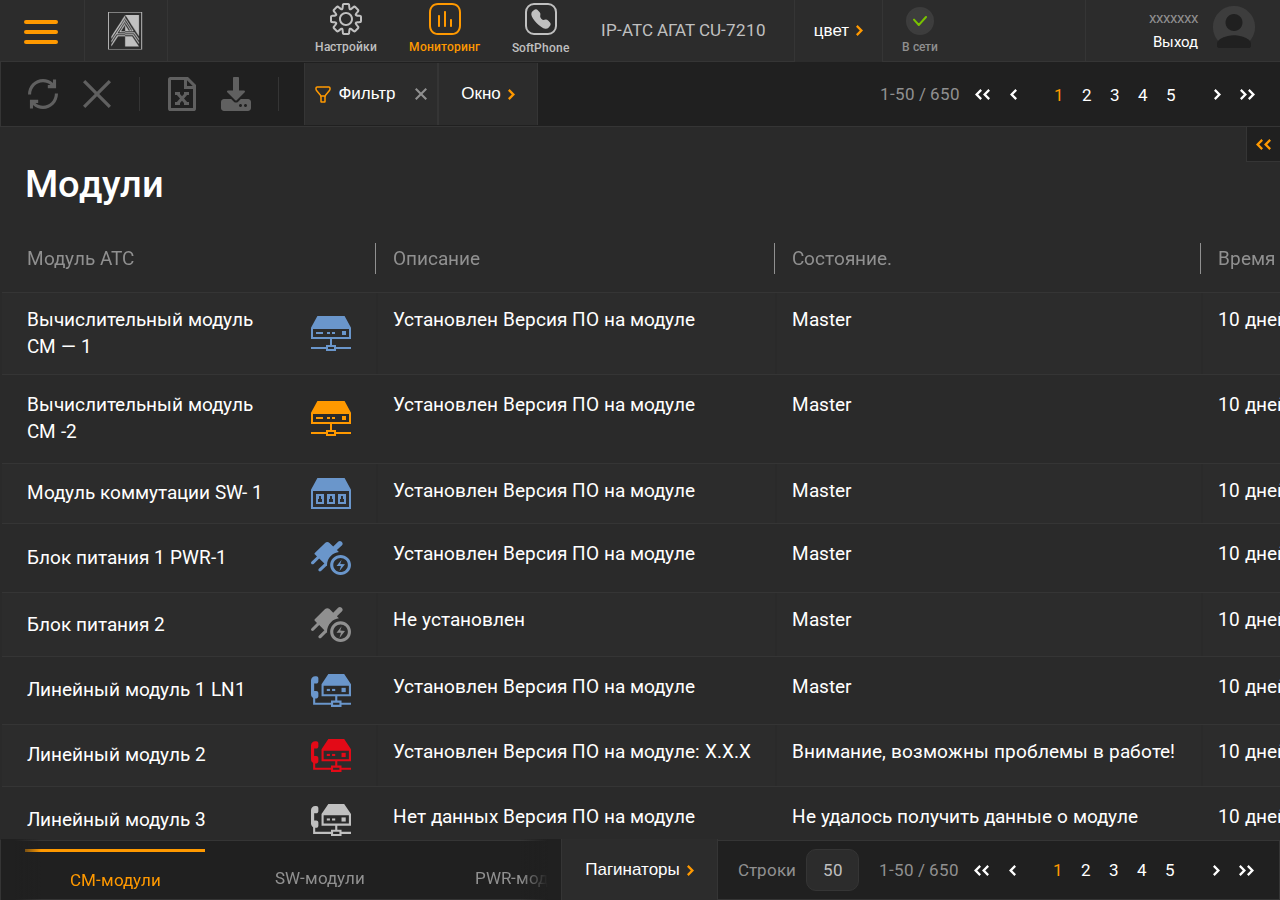
<file: lineModule.html>
<!DOCTYPE html>
<html lang="en">
    <head>
        <meta charset="UTF-8">
        <meta http-equiv="X-UA-Compatible" content="IE=edge">
        <title>agant</title>
        <link rel="stylesheet" href="./styles/style.css">
        <link rel="stylesheet" href="./styles/adaptive.css">
        <link rel="icon" href="./img/icon.png" type="image/x-icon">
        <link href="./styles/datapicker.css" rel="stylesheet">
        <link rel="stylesheet" href='./styles/lib.css' />
        <link rel="stylesheet" href="./styles/swiper.css" />
        <link rel="stylesheet" href='./styles/aos.css'>
        <link rel="stylesheet" href="./styles/jquery-ui.css">
        <link rel="stylesheet" href="./styles/newStyle.css">
        <style>
        .accordion:after {
            content: url("/img/arr-accordion.svg");
        }
        .active:after {
            content: url("/img/acc-active.svg");
        }
    </style>
    </head>
    <body>
        <header>
            <div class="header-container">
                <div class="header-mob">
                    <div class="hamburger-menu">
                        <input id="menu__toggle" type="checkbox" />
                        <label class="menu__btn" for="menu__toggle">
                            <span class="span-burger"></span>
                        </label>
                        <div class="menu__box">
                            <div class="left-menu">
                                <div class="left-menu-link">
                                    <div class="left-menu-link-block">
                                        <button class="accordion">
                                            <span class="accordion-text">
                                                <span>
                                                    <svg xmlns="http://www.w3.org/2000/svg" width="46" height="46" viewBox="0 0 46 46" fill="none">
                                                        <rect width="46" height="46" rx="10" fill="#3D3D3D" />
                                                        <path fill-rule="evenodd" clip-rule="evenodd" d="M12 23C12 29.0751 16.9249 34 23 34C29.0751 34 34 29.0751 34 23C34 16.9249 29.0751 12 23 12C16.9249 12 12 16.9249 12 23ZM23 10C15.8203 10 10 15.8203 10 23C10 30.1797 15.8203 36 23 36C30.1797 36 36 30.1797 36 23C36 15.8203 30.1797 10 23 10ZM24 17V19H22V17H24ZM24 29V22H22V29H24Z" fill="white" />
                                                    </svg>
                                                </span>
                                                О системе
                                            </span>
                                        </button>
                                        <div class="panel">
                                            <ul>
                                                <li>
                                                    <a href='index.html'>Лицензия</a>
                                                </li>
                                                <li>
                                                    <a href='module.html'>Настройки</a>
                                                </li>
                                                <li>
                                                    <a href='lineModule.html'>Роли доступа</a>
                                                </li>
                                                <li>
                                                    <a href='tracing.html'>Звуковые файлы</a>
                                                </li>
                                                <li>
                                                    <a href='powerUnit.html'>Синтез речи</a>
                                                </li>
                                                <li>
                                                    <a href='switching.html'>Распознование
                                                        речи</a>
                                                </li>
                                                <li>
                                                    <a href='login.html'>Ресурсы</a>
                                                </li>
                                                <li>
                                                    <a href>Архивация</a>
                                                </li>
                                                <li>
                                                    <a href>Разархивация</a>
                                                </li>
                                                <li>
                                                    <a href>Линейные модули</a>
                                                </li>
                                                <li>
                                                    <a href>Журнал событий</a>
                                                </li>
                                            </ul>
                                        </div>
                                    </div>
                                    <div class="left-menu-link-block">
                                        <button class="accordion">
                                            <span class="accordion-text">
                                                <span>
                                                    <svg xmlns="http://www.w3.org/2000/svg" width="46" height="46" viewBox="0 0 46 46" fill="none">
                                                        <rect x="0.000976562" width="46" height="46" rx="10" fill="#3D3D3D" />
                                                        <path fill-rule="evenodd" clip-rule="evenodd"
                                                            d="M31.001 14H27.001C26.4487 14 26.001 14.4477 26.001 15V19C26.001 19.5523 26.4487 20 27.001 20H31.001C31.5533 20 32.001 19.5523 32.001 19V15C32.001 14.4477 31.5533 14 31.001 14ZM27.001 12C25.3441 12 24.001 13.3431 24.001 15V19C24.001 20.6569 25.3441 22 27.001 22H31.001C32.6578 22 34.001 20.6569 34.001 19V15C34.001 13.3431 32.6578 12 31.001 12H27.001ZM15.001 26H19.001C19.5533 26 20.001 26.4477 20.001 27V31C20.001 31.5523 19.5533 32 19.001 32H15.001C14.4487 32 14.001 31.5523 14.001 31V27C14.001 26.4477 14.4487 26 15.001 26ZM12.001 27C12.001 25.3431 13.3441 24 15.001 24H19.001C20.6578 24 22.001 25.3431 22.001 27V31C22.001 32.6569 20.6578 34 19.001 34H15.001C13.3441 34 12.001 32.6569 12.001 31V27ZM27.001 26H31.001C31.5533 26 32.001 26.4477 32.001 27V31C32.001 31.5523 31.5533 32 31.001 32H27.001C26.4487 32 26.001 31.5523 26.001 31V27C26.001 26.4477 26.4487 26 27.001 26ZM24.001 27C24.001 25.3431 25.3441 24 27.001 24H31.001C32.6578 24 34.001 25.3431 34.001 27V31C34.001 32.6569 32.6578 34 31.001 34H27.001C25.3441 34 24.001 32.6569 24.001 31V27ZM15.001 14H19.001C19.5533 14 20.001 14.4477 20.001 15V19C20.001 19.5523 19.5533 20 19.001 20H15.001C14.4487 20 14.001 19.5523 14.001 19V15C14.001 14.4477 14.4487 14 15.001 14ZM12.001 15C12.001 13.3431 13.3441 12 15.001 12H19.001C20.6578 12 22.001 13.3431 22.001 15V19C22.001 20.6569 20.6578 22 19.001 22H15.001C13.3441 22 12.001 20.6569 12.001 19V15Z"
                                                            fill="white" />
                                                    </svg>
                                                </span>
                                                Ресурсы
                                            </span>
                                        </button>
                                        <div class="panel">
                                            <ul>
                                                <li>
                                                    <a href='index.html'>Лицензия</a>
                                                </li>
                                                <li>
                                                    <a href='module.html'>Настройки</a>
                                                </li>
                                                <li>
                                                    <a href='lineModule.html'>Роли доступа</a>
                                                </li>
                                                <li>
                                                    <a href='tracing.html'>Звуковые файлы</a>
                                                </li>
                                                <li>
                                                    <a href='powerUnit.html'>Синтез речи</a>
                                                </li>
                                                <li>
                                                    <a href='switching.html'>Распознование
                                                        речи</a>
                                                </li>
                                                <li>
                                                    <a href='login.html'>Ресурсы</a>
                                                </li>
                                                <li>
                                                    <a href>Архивация</a>
                                                </li>
                                                <li>
                                                    <a href>Разархивация</a>
                                                </li>
                                                <li>
                                                    <a href>Линейные модули</a>
                                                </li>
                                                <li>
                                                    <a href>Журнал событий</a>
                                                </li>
                                            </ul>
                                        </div>
                                    </div>
                                    <div class="left-menu-link-block">
                                        <button class="accordion">
                                            <span class="accordion-text">
                                                <span>
                                                    <svg xmlns="http://www.w3.org/2000/svg" width="46" height="46" viewBox="0 0 46 46" fill="none">
                                                        <rect width="46" height="46" rx="10" fill="#2C2C2C" />
                                                        <path fill-rule="evenodd" clip-rule="evenodd" d="M12 12C12 11.4477 12.4477 11 13 11H29.8C32.1196 11 34 12.8804 34 15.2V29.8C34 32.1196 32.1196 34 29.8 34H19V36H17V34H13C12.4477 34 12 33.5523 12 33V12ZM19 32H29.8C31.015 32 32 31.015 32 29.8V15.2C32 13.985 31.015 13 29.8 13H19V32ZM17 13V32H14V13H17ZM29 20H22V18H29V20Z" fill="white" />
                                                    </svg>
                                                </span>
                                                Журнал событий
                                            </span>
                                        </button>
                                        <div class="panel">
                                            <ul>
                                                <li>
                                                    <a href='index.html'>Лицензия</a>
                                                </li>
                                                <li>
                                                    <a href='module.html'>Настройки</a>
                                                </li>
                                                <li>
                                                    <a href='lineModule.html'>Роли доступа</a>
                                                </li>
                                                <li>
                                                    <a href='tracing.html'>Звуковые файлы</a>
                                                </li>
                                                <li>
                                                    <a href='powerUnit.html'>Синтез речи</a>
                                                </li>
                                                <li>
                                                    <a href='switching.html'>Распознование
                                                        речи</a>
                                                </li>
                                                <li>
                                                    <a href='login.html'>Ресурсы</a>
                                                </li>
                                                <li>
                                                    <a href>Архивация</a>
                                                </li>
                                                <li>
                                                    <a href>Разархивация</a>
                                                </li>
                                                <li>
                                                    <a href>Линейные модули</a>
                                                </li>
                                                <li>
                                                    <a href>Журнал событий</a>
                                                </li>
                                            </ul>
                                        </div>
                                    </div>
                                    <div class="left-menu-link-block">
                                        <button class="accordion">
                                            <span class="accordion-text">
                                                <span>
                                                    <svg xmlns="http://www.w3.org/2000/svg" width="46" height="46" viewBox="0 0 46 46" fill="none">
                                                        <rect width="46" height="46" rx="10" fill="#3D3D3D" />
                                                        <path fill-rule="evenodd" clip-rule="evenodd"
                                                            d="M23.0006 9C19.1355 9 16.001 12.1323 16 15.9977C15.9879 19.8514 19.1018 22.9869 22.955 23L22.9584 23H23.0006C26.8668 23 30 19.865 30 15.9994C30 12.1335 26.8666 9 23.0006 9ZM18 15.9994C18 13.2383 20.239 11 23.0006 11C25.762 11 28 13.238 28 15.9994C28 18.761 25.7617 21 23.0006 21H22.9601C20.2122 20.9898 17.9907 18.7527 18 16.0028H18V15.9994ZM23.0006 25C20.5448 25 18.1321 25.2216 16.301 25.971C15.3734 26.3506 14.5409 26.8871 13.9387 27.6501C13.3247 28.428 13 29.3791 13 30.4839C13 31.5872 13.3221 32.5388 13.9321 33.3192C14.5309 34.0852 15.36 34.6266 16.2866 35.0111C18.1156 35.77 20.5296 36 23.0006 36C25.4565 36 27.8689 35.778 29.6997 35.0284C30.6271 34.6487 31.4595 34.1121 32.0615 33.3492C32.6753 32.5715 33 31.6206 33 30.5161C33 29.4131 32.678 28.4617 32.0681 27.6815C31.4694 26.9156 30.6405 26.3741 29.7141 25.9895C27.8854 25.2303 25.4717 25 23.0006 25ZM15 30.4839C15 29.7948 15.1935 29.2884 15.5086 28.8892C15.8355 28.4751 16.3428 28.1149 17.0585 27.822C18.5141 27.2263 20.6016 27 23.0006 27C25.4105 27 27.4965 27.2344 28.9473 27.8366C29.6606 28.1327 30.1663 28.4961 30.4924 28.9132C30.8072 29.3159 31 29.8257 31 30.5161C31 31.2048 30.8066 31.711 30.4915 32.1103C30.1648 32.5243 29.6575 32.8846 28.9419 33.1775C27.4867 33.7733 25.3994 34 23.0006 34C20.5906 34 18.5042 33.766 17.0532 33.1638C16.3397 32.8678 15.8339 32.5045 15.5078 32.0874C15.1929 31.6846 15 31.1747 15 30.4839Z"
                                                            fill="white" />
                                                    </svg>
                                                </span>
                                                Журнал действий
                                                пользователя
                                            </span>
                                        </button>
                                        <div class="panel">
                                            <ul>
                                                <li>
                                                    <a href='index.html'>Лицензия</a>
                                                </li>
                                                <li>
                                                    <a href='module.html'>Настройки</a>
                                                </li>
                                                <li>
                                                    <a href='lineModule.html'>Роли доступа</a>
                                                </li>
                                                <li>
                                                    <a href='tracing.html'>Звуковые файлы</a>
                                                </li>
                                                <li>
                                                    <a href='powerUnit.html'>Синтез речи</a>
                                                </li>
                                                <li>
                                                    <a href='switching.html'>Распознование
                                                        речи</a>
                                                </li>
                                                <li>
                                                    <a href='login.html'>Ресурсы</a>
                                                </li>
                                                <li>
                                                    <a href>Архивация</a>
                                                </li>
                                                <li>
                                                    <a href>Разархивация</a>
                                                </li>
                                                <li>
                                                    <a href>Линейные модули</a>
                                                </li>
                                                <li>
                                                    <a href>Журнал событий</a>
                                                </li>
                                            </ul>
                                        </div>
                                    </div>
                                    <div class="left-menu-link-block">
                                        <button class="accordion">
                                            <span class="accordion-text">
                                                <span>
                                                    <svg xmlns="http://www.w3.org/2000/svg" width="46" height="46" viewBox="0 0 46 46" fill="none">
                                                        <rect width="46" height="46" rx="10" fill="#3D3D3D" />
                                                        <path fill-rule="evenodd" clip-rule="evenodd"
                                                            d="M13.7594 15.7984C13.7863 15.773 13.8399 15.7225 13.8922 15.6659C14.7444 14.842 15.3468 14.3893 15.7947 14.1672C16.2057 13.9634 16.423 13.9824 16.5905 14.0364C16.8268 14.1125 17.1299 14.3157 17.6149 14.7754C17.8487 14.997 18.0994 15.2526 18.3917 15.5509L18.3986 15.5579L18.3986 15.5579C18.6851 15.8502 19.0051 16.1769 19.3616 16.5224C19.9387 17.0821 19.9864 17.416 19.9808 17.6262C19.977 17.7705 19.9427 17.9397 19.8686 18.1732C19.8316 18.2896 19.7886 18.4106 19.7384 18.5501L19.7232 18.5921L19.7232 18.5922C19.6785 18.7163 19.6285 18.855 19.5812 18.9968C19.3639 19.6491 19.1599 20.4914 19.42 21.5188C19.674 22.5223 20.3351 23.5665 21.5459 24.7403C22.7589 25.9162 23.8295 26.5491 24.8459 26.7905C25.8816 27.0365 26.7305 26.8437 27.3977 26.6341C27.5431 26.5885 27.6852 26.5402 27.8132 26.4967L27.8132 26.4967L27.8566 26.4819C28.0003 26.4332 28.1262 26.391 28.2477 26.3546C28.4911 26.2818 28.6741 26.2459 28.835 26.2418C29.085 26.2354 29.444 26.2966 30.0194 26.8542C30.3717 27.1957 30.7048 27.5029 31.0034 27.7782L31.0207 27.7942C31.328 28.0776 31.5913 28.3209 31.8194 28.5476C32.2955 29.021 32.498 29.3105 32.5716 29.5261C32.6183 29.6627 32.6446 29.8492 32.4404 30.2364C32.2149 30.6639 31.7518 31.2446 30.9029 32.0698C30.8446 32.1204 30.7924 32.1726 30.766 32.1989L30.7659 32.1989L30.7576 32.2072L30.7538 32.211C30.7063 32.2582 30.6622 32.302 30.6099 32.3502C30.5057 32.4463 30.3756 32.5533 30.2099 32.6525C29.8915 32.8434 29.3873 33.0395 28.6019 32.9934C26.9754 32.8979 24.0204 31.7516 19.1228 27.0039C14.2185 22.2497 13.0516 19.3953 12.9543 17.8492C12.9076 17.1087 13.103 16.6354 13.295 16.3337C13.3955 16.1758 13.5045 16.0508 13.6036 15.9496C13.6534 15.8988 13.6987 15.8559 13.7474 15.8097L13.7475 15.8097L13.7508 15.8065L13.7594 15.7984ZM19.821 14.1519L19.8209 14.1518L19.8155 14.1463L19.8155 14.1463C19.5313 13.8562 19.255 13.5743 18.9908 13.3239C18.4768 12.8367 17.8974 12.3563 17.2041 12.1328C16.4419 11.8871 15.6824 11.9904 14.9061 12.3755C14.1708 12.7401 13.3824 13.3743 12.4753 14.254C12.4567 14.272 12.4389 14.2907 12.4218 14.31C12.4209 14.3109 12.4197 14.3121 12.4181 14.3136C12.4113 14.3202 12.398 14.3331 12.3754 14.3545L12.3675 14.3619L12.3675 14.362C12.3206 14.4064 12.2515 14.4718 12.175 14.5499C12.0105 14.7177 11.804 14.9515 11.6077 15.2599C11.2061 15.8908 10.883 16.7803 10.9582 17.975C11.1046 20.2993 12.7435 23.6052 17.7307 28.4399C22.7235 33.2799 26.1207 34.8511 28.4847 34.9899C29.6945 35.0609 30.5951 34.7534 31.238 34.3681C31.553 34.1793 31.7927 33.9801 31.9657 33.8205C32.046 33.7465 32.1133 33.6796 32.1591 33.6341L32.1591 33.6341L32.167 33.6263C32.1891 33.6043 32.2024 33.5914 32.2091 33.5849C32.2107 33.5834 32.2119 33.5822 32.2127 33.5814C32.2325 33.5649 32.2517 33.5477 32.2702 33.5298C33.1743 32.6536 33.8304 31.8881 34.2094 31.1694C34.6119 30.4063 34.7257 29.6454 34.4643 28.8799C34.2299 28.1932 33.7288 27.6257 33.2295 27.1293C32.9698 26.8712 32.6775 26.6015 32.3766 26.324L32.3649 26.3132C32.0632 26.0349 31.7455 25.7419 31.4112 25.4179C30.5391 24.5728 29.6835 24.2194 28.7839 24.2424C28.3698 24.253 27.9943 24.3428 27.6742 24.4386C27.5139 24.4866 27.3569 24.5395 27.2139 24.588L27.1712 24.6025C27.0402 24.647 26.9203 24.6877 26.7984 24.726C26.2775 24.8897 25.8351 24.9698 25.3081 24.8447C24.7618 24.7149 23.9984 24.3323 22.938 23.3043C21.8754 22.2742 21.4884 21.5401 21.3588 21.028C21.2352 20.5398 21.312 20.1294 21.4787 19.629C21.5178 19.5116 21.5594 19.3961 21.6053 19.2689L21.6202 19.2276C21.6701 19.0889 21.725 18.9353 21.7748 18.7784C21.8742 18.4653 21.9692 18.0926 21.9801 17.6793C22.0042 16.7742 21.6236 15.9301 20.7538 15.0866C20.4158 14.7589 20.1107 14.4476 19.821 14.1519ZM25.0332 12.8931C25.0923 12.344 25.5854 11.9468 26.1345 12.006C30.7971 12.508 34.5163 16.0824 35.0454 20.6575C35.1089 21.2062 34.7155 21.7024 34.1669 21.7658C33.6183 21.8292 33.1221 21.4359 33.0586 20.8873C32.6416 17.2812 29.695 14.4009 25.9204 13.9945C25.3713 13.9353 24.974 13.4423 25.0332 12.8931ZM25.0448 16.7309C25.147 16.1881 25.6699 15.831 26.2126 15.9332C28.617 16.3861 30.521 18.216 30.9974 20.5874C31.1062 21.1289 30.7555 21.656 30.214 21.7648C29.6725 21.8736 29.1454 21.5228 29.0366 20.9813C28.7265 19.4379 27.4754 18.2062 25.8424 17.8987C25.2997 17.7965 24.9426 17.2736 25.0448 16.7309Z"
                                                            fill="white" />
                                                    </svg>
                                                </span>
                                                Трасировка
                                                звонков
                                            </span>
                                        </button>
                                        <div class="panel">
                                            <ul>
                                                <li>
                                                    <a href='index.html'>Лицензия</a>
                                                </li>
                                                <li>
                                                    <a href='module.html'>Настройки</a>
                                                </li>
                                                <li>
                                                    <a href='lineModule.html'>Роли доступа</a>
                                                </li>
                                                <li>
                                                    <a href='tracing.html'>Звуковые файлы</a>
                                                </li>
                                                <li>
                                                    <a href='powerUnit.html'>Синтез речи</a>
                                                </li>
                                                <li>
                                                    <a href='switching.html'>Распознование
                                                        речи</a>
                                                </li>
                                                <li>
                                                    <a href='login.html'>Ресурсы</a>
                                                </li>
                                                <li>
                                                    <a href>Архивация</a>
                                                </li>
                                                <li>
                                                    <a href>Разархивация</a>
                                                </li>
                                                <li>
                                                    <a href>Линейные модули</a>
                                                </li>
                                                <li>
                                                    <a href>Журнал событий</a>
                                                </li>
                                            </ul>
                                        </div>
                                    </div>
                                    <div class="left-menu-link-block">
                                        <button class="accordion">
                                            <span class="accordion-text">
                                                <span>
                                                    <svg xmlns="http://www.w3.org/2000/svg" width="46" height="46" viewBox="0 0 46 46" fill="none">
                                                        <rect width="46" height="46" rx="10" fill="#3D3D3D" />
                                                        <path fill-rule="evenodd" clip-rule="evenodd"
                                                            d="M11 15.5714C11 14.1501 12.1501 13 13.5714 13H32.4286C33.8499 13 35 14.1501 35 15.5714V29.4286C35 30.8499 33.8499 32 32.4286 32H26.6954L23.8466 36.5322C23.6636 36.8233 23.3439 37 23 37C22.6561 37 22.3364 36.8233 22.1534 36.5322L19.3046 32H13.5714C12.1501 32 11 30.8499 11 29.4286V15.5714ZM13.5714 15C13.2547 15 13 15.2547 13 15.5714V29.4286C13 29.7453 13.2547 30 13.5714 30H19.8571C20.201 30 20.5208 30.1767 20.7038 30.4678L23 34.1209L25.2962 30.4678C25.4792 30.1767 25.799 30 26.1429 30H32.4286C32.7453 30 33 29.7453 33 29.4286V15.5714C33 15.2547 32.7453 15 32.4286 15H13.5714ZM29 21H17V19H29V21ZM27 26.0072H19V24.0072H27V26.0072Z"
                                                            fill="white" />
                                                    </svg>
                                                </span>
                                                Служба поддержки
                                                АГАТ РТ
                                            </span>
                                        </button>
                                        <div class="panel">
                                            <ul>
                                                <li>
                                                    <a href='index.html'>Лицензия</a>
                                                </li>
                                                <li>
                                                    <a href='module.html'>Настройки</a>
                                                </li>
                                                <li>
                                                    <a href='lineModule.html'>Роли доступа</a>
                                                </li>
                                                <li>
                                                    <a href='tracing.html'>Звуковые файлы</a>
                                                </li>
                                                <li>
                                                    <a href='powerUnit.html'>Синтез речи</a>
                                                </li>
                                                <li>
                                                    <a href='switching.html'>Распознование
                                                        речи</a>
                                                </li>
                                                <li>
                                                    <a href='login.html'>Ресурсы</a>
                                                </li>
                                                <li>
                                                    <a href>Архивация</a>
                                                </li>
                                                <li>
                                                    <a href>Разархивация</a>
                                                </li>
                                                <li>
                                                    <a href>Линейные модули</a>
                                                </li>
                                                <li>
                                                    <a href>Журнал событий</a>
                                                </li>
                                            </ul>
                                        </div>
                                    </div>
                                </div>
                            </div>
                        </div>
                    </div>
                    <a href class="logo-mob">
                        <img src="./img/Logo 2.png" alt>
                        <img src="./img/Logo-mob-light.png" alt>
                    </a>
                </div>
                <div class="header-logo">
                    <img src="./img/logo-agant.svg" alt>
                    <img src="./img/logo-agant-light.svg" alt>
                </div>
                <div class="header-container-middle">
                    <div class="header-container-middle-links">
                        <div class="header-settings">
                            <svg width="32" height="32" viewBox="0 0 32 32" fill="none" xmlns="http://www.w3.org/2000/svg">
                                <path fill-rule="evenodd" clip-rule="evenodd"
                                    d="M14.7593 6.81134e-06C14.7762 1.02684e-05 14.7931 1.37255e-05 14.81 1.37255e-05H17.19C17.207 1.37255e-05 17.2239 1.02684e-05 17.2408 6.81134e-06C17.6267 -7.11515e-05 18.0056 -0.000147685 18.3213 0.0405353C18.6791 0.0866487 19.0846 0.198148 19.437 0.517108C19.7895 0.836066 19.9408 1.22845 20.0223 1.57988C20.0942 1.88993 20.1318 2.267 20.1701 2.65104L20.1801 2.75111L20.2489 3.43923C20.334 4.2898 20.389 4.81303 20.4765 5.16111C20.4782 5.16774 20.4799 5.17419 20.4815 5.18047C20.4871 5.17719 20.4928 5.1738 20.4987 5.17029C20.8067 4.98608 21.2156 4.65499 21.8772 4.11369L22.4902 3.61214C22.7888 3.3677 23.0821 3.12769 23.3521 2.95929C23.6582 2.76841 24.0427 2.59793 24.5174 2.62161C24.9922 2.64529 25.3578 2.85318 25.6434 3.07357C25.8953 3.26801 26.1632 3.53601 26.4361 3.80896L28.1908 5.5637C28.4637 5.83653 28.7317 6.1044 28.9262 6.35637C29.1466 6.64197 29.3544 7.00754 29.3781 7.4823C29.4018 7.95706 29.2313 8.34149 29.0404 8.64761C28.872 8.91769 28.632 9.21091 28.3876 9.50956L27.8858 10.1228C27.3445 10.7844 27.0135 11.1932 26.8292 11.5013C26.8257 11.5072 26.8223 11.5129 26.8191 11.5185C26.8253 11.5201 26.8318 11.5218 26.8384 11.5234C27.1865 11.611 27.7097 11.666 28.5603 11.7511L29.349 11.8299C29.733 11.8682 30.1101 11.9059 30.4201 11.9778C30.7716 12.0592 31.164 12.2105 31.4829 12.563C31.8019 12.9154 31.9134 13.3209 31.9595 13.6787C32.0002 13.9944 32.0001 14.3733 32 14.7592V17.2408C32.0001 17.6267 32.0002 18.0056 31.9595 18.3213C31.9134 18.6791 31.8019 19.0846 31.4829 19.437C31.164 19.7895 30.7716 19.9408 30.4202 20.0223C30.1101 20.0942 29.733 20.1318 29.349 20.1701L29.2489 20.1801L28.5611 20.2489C27.7105 20.334 27.1873 20.3889 26.8392 20.4765C26.8326 20.4782 26.8261 20.4798 26.8199 20.4815C26.8231 20.4871 26.8265 20.4928 26.83 20.4987C27.0142 20.8067 27.3453 21.2156 27.8866 21.8772L28.3879 22.4898C28.6323 22.7885 28.8724 23.0817 29.0408 23.3517C29.2316 23.6579 29.4021 24.0423 29.3784 24.5171C29.3547 24.9918 29.1469 25.3574 28.9265 25.643C28.732 25.895 28.464 26.1629 28.1911 26.4357L26.4364 28.1904C26.1635 28.4634 25.8956 28.7314 25.6437 28.9258C25.3581 29.1462 24.9925 29.3541 24.5177 29.3777C24.043 29.4014 23.6585 29.2309 23.3524 29.0401C23.0824 28.8717 22.7891 28.6317 22.4905 28.3872L21.8773 27.8855C21.2157 27.3442 20.8068 27.0131 20.4988 26.8289C20.4929 26.8254 20.4872 26.822 20.4816 26.8187C20.48 26.825 20.4783 26.8314 20.4766 26.8381C20.3891 27.1861 20.3341 27.7094 20.249 28.5599L20.1801 29.2489L20.1701 29.349C20.1318 29.733 20.0942 30.1101 20.0223 30.4202C19.9408 30.7716 19.7895 31.164 19.437 31.4829C19.0846 31.8019 18.6791 31.9134 18.3213 31.9595C18.0056 32.0002 17.6267 32.0001 17.2408 32H14.7592C14.3733 32.0001 13.9944 32.0002 13.6787 31.9595C13.3209 31.9134 12.9154 31.8019 12.563 31.4829C12.2105 31.164 12.0592 30.7716 11.9778 30.4201C11.9059 30.1101 11.8682 29.733 11.8299 29.349L11.7511 28.5603C11.666 27.7098 11.611 27.1865 11.5234 26.8385C11.5218 26.8318 11.5201 26.8254 11.5185 26.8191C11.5129 26.8224 11.5072 26.8258 11.5013 26.8293C11.1932 27.0135 10.7844 27.3446 10.1228 27.8859L9.50926 28.3879C9.2106 28.6323 8.91738 28.8723 8.6473 29.0407C8.34118 29.2316 7.95674 29.4021 7.48198 29.3784C7.00723 29.3547 6.64166 29.1469 6.35605 28.9265C6.10409 28.732 5.83621 28.4641 5.56337 28.1911L3.80865 26.4364C3.5357 26.1635 3.2677 25.8957 3.07326 25.6437C2.85286 25.3581 2.64498 24.9925 2.6213 24.5177C2.59762 24.043 2.7681 23.6585 2.95898 23.3524C3.12738 23.0824 3.3674 22.7891 3.61185 22.4905L4.11364 21.8772C4.65494 21.2156 4.98603 20.8067 5.17024 20.4987C5.17375 20.4928 5.17714 20.4871 5.18042 20.4815C5.17414 20.4799 5.16769 20.4782 5.16106 20.4765C4.81298 20.389 4.28975 20.334 3.43918 20.2489L2.75113 20.1801L2.65104 20.1701C2.267 20.1318 1.88993 20.0942 1.57988 20.0223C1.22845 19.9408 0.836067 19.7895 0.517108 19.437C0.198148 19.0846 0.0866487 18.6791 0.0405353 18.3213C-0.000147685 18.0056 -7.11515e-05 17.6267 6.81134e-06 17.2408C1.02684e-05 17.2239 1.37255e-05 17.207 1.37255e-05 17.19V14.81C1.37255e-05 14.7931 1.02684e-05 14.7762 6.81134e-06 14.7593C-7.11515e-05 14.3733 -0.000147685 13.9944 0.0405353 13.6787C0.0866486 13.3209 0.198148 12.9154 0.517108 12.563C0.836069 12.2105 1.22845 12.0592 1.57989 11.9778C1.88993 11.9059 2.26699 11.8682 2.65102 11.8299C2.66784 11.8282 2.68467 11.8266 2.7015 11.8249L3.43997 11.751C4.29055 11.666 4.81377 11.611 5.16185 11.5234C5.16848 11.5217 5.17494 11.5201 5.18121 11.5185C5.17793 11.5129 5.17454 11.5071 5.17103 11.5013C4.98682 11.1932 4.65573 10.7843 4.11443 10.1228L3.64428 9.54813C3.63357 9.53504 3.62286 9.52196 3.61216 9.50889C3.36771 9.21023 3.12769 8.917 2.95929 8.64693C2.76841 8.34081 2.59793 7.95637 2.62161 7.48161C2.64529 7.00685 2.85317 6.64128 3.07356 6.35568C3.268 6.1037 3.536 5.83581 3.80896 5.56296C3.82091 5.55102 3.83287 5.53906 3.84483 5.5271L5.52778 3.84415C5.53975 3.83219 5.5517 3.82022 5.56365 3.80827C5.8365 3.53532 6.10438 3.26732 6.35636 3.07288C6.64197 2.85249 7.00753 2.6446 7.48229 2.62092C7.95705 2.59725 8.34149 2.76772 8.64761 2.9586C8.91768 3.12701 9.21091 3.36702 9.50957 3.61148C9.52264 3.62218 9.53572 3.63289 9.54882 3.6436L10.1229 4.11328C10.7845 4.65458 11.1933 4.98567 11.5014 5.16988C11.5072 5.17339 11.513 5.17678 11.5186 5.18007C11.5202 5.17379 11.5219 5.16734 11.5235 5.16071C11.6111 4.81262 11.6661 4.2894 11.7511 3.43883L11.8249 2.7015C11.8266 2.68466 11.8282 2.66783 11.8299 2.65102C11.8682 2.26699 11.9059 1.88993 11.9778 1.57989C12.0592 1.22845 12.2105 0.83607 12.563 0.517109C12.9154 0.198149 13.3209 0.0866486 13.6787 0.0405353C13.9944 -0.000147685 14.3733 -7.11515e-05 14.7593 6.81134e-06ZM13.9276 2.02502C13.9271 2.02718 13.9266 2.02939 13.9261 2.03164C13.8869 2.20062 13.8604 2.44594 13.815 2.90051L13.7412 3.63783C13.7388 3.66249 13.7363 3.68706 13.7339 3.71155C13.6586 4.46483 13.5912 5.13928 13.4631 5.64866C13.3304 6.176 13.0577 6.84049 12.331 7.1415C11.6043 7.44251 10.9416 7.16547 10.4749 6.88639C10.0241 6.61683 9.49961 6.18757 8.91377 5.70815C8.89471 5.69255 8.87558 5.6769 8.85639 5.66119L8.28234 5.19151C7.92877 4.90223 7.73657 4.74749 7.58938 4.65571C7.58742 4.65448 7.58549 4.65329 7.5836 4.65212C7.58184 4.65347 7.58003 4.65485 7.5782 4.65626C7.44087 4.76224 7.26503 4.93533 6.942 5.25836L5.25905 6.94131C4.93602 7.26435 4.76292 7.44019 4.65695 7.57752C4.65553 7.57935 4.65415 7.58115 4.6528 7.58292C4.65397 7.58481 4.65516 7.58673 4.65639 7.5887C4.74817 7.73589 4.90291 7.92809 5.1922 8.28166L5.66234 8.85628C5.67803 8.87546 5.69368 8.89458 5.70927 8.91363C6.18871 9.49948 6.61797 10.024 6.88754 10.4748C7.16662 10.9415 7.44365 11.6042 7.14264 12.3309C6.84163 13.0576 6.17715 13.3303 5.6498 13.463C5.14043 13.5911 4.46597 13.6585 3.71269 13.7337C3.6882 13.7362 3.66363 13.7386 3.63898 13.7411L2.90051 13.8149C2.44594 13.8604 2.20062 13.8869 2.03164 13.9261C2.02939 13.9266 2.02718 13.9271 2.02502 13.9276C2.02472 13.9298 2.02443 13.9321 2.02413 13.9344C2.00196 14.1064 2.00001 14.3532 2.00001 14.81V17.19C2.00001 17.6469 2.00196 17.8936 2.02413 18.0657C2.02443 18.0679 2.02472 18.0702 2.02502 18.0724C2.02718 18.0729 2.02938 18.0734 2.03164 18.074C2.19802 18.1125 2.43841 18.1388 2.87969 18.183C2.88658 18.1837 2.89351 18.1844 2.90049 18.1851L3.71195 18.2662C4.46521 18.3415 5.13965 18.4088 5.64901 18.537C6.17635 18.6696 6.84084 18.9423 7.14185 19.669C7.44286 20.3957 7.16583 21.0584 6.88675 21.5251C6.61718 21.9759 6.18792 22.5005 5.70849 23.0863L5.19189 23.7177C4.90261 24.0713 4.74786 24.2635 4.65608 24.4107C4.65486 24.4126 4.65366 24.4145 4.6525 24.4164C4.65385 24.4182 4.65523 24.42 4.65664 24.4218C4.76261 24.5592 4.93571 24.735 5.25874 25.058L6.94169 26.741C7.26472 27.064 7.44057 27.2371 7.5779 27.3431C7.57973 27.3445 7.58153 27.3459 7.58329 27.3472C7.58518 27.3461 7.58711 27.3449 7.58908 27.3436C7.73627 27.2519 7.92846 27.0971 8.28203 26.8078L8.91369 26.291C9.49952 25.8116 10.0241 25.3823 10.4748 25.1128C10.9415 24.8337 11.6042 24.5567 12.3309 24.8577C13.0576 25.1587 13.3303 25.8232 13.463 26.3505C13.5911 26.8599 13.6585 27.5343 13.7338 28.2876L13.815 29.0995C13.8604 29.5541 13.8869 29.7994 13.9261 29.9684C13.9266 29.9706 13.9271 29.9729 13.9276 29.975C13.9298 29.9753 13.9321 29.9756 13.9344 29.9759C14.1064 29.9981 14.3532 30 14.81 30H17.19C17.6469 30 17.8936 29.9981 18.0657 29.9759C18.0679 29.9756 18.0702 29.9753 18.0724 29.975C18.0729 29.9729 18.0734 29.9706 18.074 29.9684C18.1126 29.8019 18.1388 29.5614 18.1831 29.1196C18.1837 29.113 18.1844 29.1063 18.1851 29.0995L18.2663 28.2872C18.3415 27.5339 18.4089 26.8595 18.5371 26.3501C18.6697 25.8228 18.9424 25.1583 19.6691 24.8573C20.3958 24.5563 21.0585 24.8333 21.5252 25.1124C21.976 25.3819 22.5006 25.8112 23.0864 26.2906L23.7177 26.8072C24.0713 27.0964 24.2635 27.2512 24.4107 27.343C24.4126 27.3442 24.4146 27.3454 24.4164 27.3465C24.4182 27.3452 24.42 27.3438 24.4218 27.3424C24.5592 27.2364 24.735 27.0633 25.058 26.7403L26.741 25.0574C27.064 24.7343 27.2371 24.5585 27.3431 24.4212C27.3445 24.4193 27.3459 24.4175 27.3472 24.4158C27.3461 24.4139 27.3449 24.4119 27.3436 24.41C27.2519 24.2628 27.0971 24.0706 26.8078 23.717L26.2918 23.0863C25.8123 22.5004 25.3831 21.9759 25.1135 21.5251C24.8344 21.0584 24.5574 20.3957 24.8584 19.669C25.1594 18.9423 25.8239 18.6696 26.3513 18.537C26.8606 18.4088 27.5351 18.3414 28.2883 18.2662L29.0995 18.1851C29.5541 18.1396 29.7994 18.1131 29.9684 18.074C29.9706 18.0734 29.9729 18.0729 29.975 18.0724C29.9753 18.0702 29.9756 18.0679 29.9759 18.0657C29.9981 17.8936 30 17.6469 30 17.19V14.81C30 14.3532 29.9981 14.1064 29.9759 13.9344C29.9756 13.9321 29.9753 13.9298 29.975 13.9276C29.9729 13.9271 29.9706 13.9266 29.9684 13.9261C29.7994 13.8869 29.5541 13.8604 29.0995 13.815L28.2875 13.7338C27.5343 13.6585 26.8598 13.5911 26.3505 13.463C25.8231 13.3303 25.1586 13.0576 24.8576 12.3309C24.5566 11.6042 24.8337 10.9415 25.1127 10.4748C25.3823 10.0241 25.8116 9.49951 26.291 8.91367L26.8075 8.28235C27.0968 7.92878 27.2516 7.73658 27.3433 7.58939C27.3446 7.58742 27.3458 7.58549 27.3469 7.5836C27.3456 7.58184 27.3442 7.58004 27.3428 7.57821C27.2374 7.44166 27.0657 7.26703 26.7461 6.94747C26.7443 6.94566 26.7425 6.94384 26.7407 6.94201L25.0577 5.25905C24.7347 4.93602 24.5589 4.76292 24.4215 4.65695C24.4197 4.65554 24.4179 4.65416 24.4161 4.65281C24.4142 4.65397 24.4123 4.65517 24.4103 4.65639C24.2631 4.74818 24.071 4.90292 23.7174 5.1922L23.0863 5.70854C22.5005 6.18797 21.9759 6.61724 21.5251 6.8868C21.0584 7.16588 20.3958 7.44291 19.669 7.1419C18.9423 6.84089 18.6696 6.17641 18.537 5.64906C18.4088 5.1397 18.3415 4.46526 18.2662 3.712L18.1851 2.90049C18.1851 2.90044 18.1851 2.90054 18.1851 2.90049C18.1396 2.44603 18.1131 2.2006 18.074 2.03164C18.0734 2.02938 18.0729 2.02718 18.0724 2.02502C18.0702 2.02472 18.0679 2.02443 18.0657 2.02413C17.8936 2.00196 17.6469 2.00001 17.19 2.00001H14.81C14.3532 2.00001 14.1064 2.00196 13.9344 2.02413C13.9321 2.02443 13.9298 2.02472 13.9276 2.02502ZM16 11C13.2386 11 11 13.2386 11 16C11 18.7614 13.2386 21 16 21C18.7614 21 21 18.7614 21 16C21 13.2386 18.7614 11 16 11ZM9.00002 16C9.00002 12.134 12.134 9.00001 16 9.00001C19.866 9.00001 23 12.134 23 16C23 19.866 19.866 23 16 23C12.134 23 9.00002 19.866 9.00002 16Z"
                                    fill="#C0C0C0" />
                            </svg>
                            Настройки
                        </div>
                        <div class="header-settings header-settings-active">
                            <svg width="32" height="32" viewBox="0 0 32 32" fill="none" xmlns="http://www.w3.org/2000/svg">
                                <path fill-rule="evenodd" clip-rule="evenodd"
                                    d="M8.97143 0C6.27381 0 4.00564 0.961453 2.41675 2.66588C0.835124 4.36251 0 6.71531 0 9.3777V22.6223C0 25.2835 0.830821 27.6364 2.41095 29.3337C3.99861 31.039 6.26731 32 8.97143 32H23.0286C25.7327 32 28.0014 31.039 29.5891 29.3337C31.1692 27.6364 32 25.2835 32 22.6223V9.3777C32 6.71654 31.1692 4.36358 29.5891 2.66636C28.0014 0.961051 25.7327 0 23.0286 0H8.97143ZM2 9.3777C2 7.13052 2.70059 5.29446 3.87968 4.02964C5.0515 2.77261 6.76905 2 8.97143 2H23.0286C25.2388 2 26.9558 2.77301 28.1253 4.02917C29.3023 5.2934 30 7.12929 30 9.3777V22.6223C30 24.8707 29.3023 26.7066 28.1253 27.9708C26.9558 29.227 25.2388 30 23.0286 30H8.97143C6.76126 30 5.04425 29.227 3.87476 27.9708C2.69775 26.7066 2 24.8707 2 22.6223V9.3777ZM17 9C17 8.44771 16.5523 8 16 8C15.4477 8 15 8.44771 15 9V23C15 23.5523 15.4477 24 16 24C16.5523 24 17 23.5523 17 23V9ZM11 13C11 12.4477 10.5523 12 10 12C9.44771 12 9 12.4477 9 13V23C9 23.5523 9.44771 24 10 24C10.5523 24 11 23.5523 11 23V13ZM22 16C22.5523 16 23 16.4477 23 17V23C23 23.5523 22.5523 24 22 24C21.4477 24 21 23.5523 21 23V17C21 16.4477 21.4477 16 22 16Z"
                                    fill="#FF9900" />
                            </svg>
                            Мониторинг
                        </div>
                        <div class="header-settings">
                            <svg width="34" height="34" viewBox="0 0 34 34" fill="none" xmlns="http://www.w3.org/2000/svg">
                                <rect x="2" y="2" width="30" height="30" rx="8" stroke="#C0C0C0" stroke-width="2" />
                                <path fill-rule="evenodd" clip-rule="evenodd" d="M16.5711 17.4331C20.2277 21.0887 21.0573 16.8596 23.3855 19.1862C25.6301 21.4301 26.9201 21.8797 24.0763 24.7227C23.7201 25.009 21.4568 28.4532 13.5029 20.5014C5.54797 12.5487 8.99011 10.2832 9.27646 9.92704C12.1272 7.07611 12.569 8.37368 14.8136 10.6176C17.1418 12.9452 12.9144 13.7775 16.5711 17.4331Z" stroke="#C0C0C0" stroke-width="2" stroke-linecap="round" stroke-linejoin="round" />
                            </svg>
                            SoftPhone
                        </div>
                        <p>
                            IP-АТС АГАТ CU-7210
                        </p>
                    </div>
                    <div class="header-container-middle-part">
                        <div class="dropdown">
                            <button class="dropbtn colors-btn">
                                <span class="colors-btn-text-desktop">Цветовая схема</span>
                                <span class="colors-btn-text-mob">цвет</span>
                                <svg width="7" height="11" viewBox="0 0 7 11" fill="none" xmlns="http://www.w3.org/2000/svg">
                                    <path fill-rule="evenodd" clip-rule="evenodd" d="M3.77448 5.50024L-4.08854e-07 1.64676L1.61276 0.00024407L7 5.50024L1.61276 11.0002L-7.19716e-08 9.35373L3.77448 5.50024Z" fill="#FF9900" />
                                </svg>
                            </button>
                            <div class="dropdown-content">
                                <div id='theme-light' class="dropdown-content-block">
                                    <p>Светлая тема</p>
                                    <svg xmlns="http://www.w3.org/2000/svg" width="66" height="20" viewBox="0 0 66 20" fill="none">
                                        <rect width="20" height="20" fill="#EBEBEB" />
                                        <rect x="46" width="20" height="20" fill="#E4F1FF" />
                                        <rect x="23" width="20" height="20" fill="#203F9A" />
                                    </svg>
                                </div>
                                <div id='theme-dark' class="dropdown-content-block">
                                    <p>Тёмная тема</p>
                                    <svg xmlns="http://www.w3.org/2000/svg" width="66" height="20" viewBox="0 0 66 20" fill="none">
                                        <rect width="20" height="20" fill="#202020" />
                                        <rect x="46" width="20" height="20" fill="#909090" />
                                        <rect x="23" width="20" height="20" fill="#FDAB0B" />
                                    </svg>
                                </div>
                                <div class="dropdown-content-block">
                                    <p>Другая тема</p>
                                    <svg xmlns="http://www.w3.org/2000/svg" width="66" height="20" viewBox="0 0 66 20" fill="none">
                                        <rect x="46" width="20" height="20" fill="#5E647A" />
                                        <rect width="20" height="20" fill="#EBEBEB" />
                                        <rect x="23" width="20" height="20" fill="#B91600" />
                                    </svg>
                                </div>
                            </div>
                        </div>
                        <div class="header-container-state">
                            <div class="header-container-state-block">
                                <div class="header-container-state-block-ellipse">
                                    <img src="./img/tick-green.svg" alt>
                                </div>
                                <p>
                                    В сети
                                </p>
                            </div>
                            <div class="header-container-state-block">
                                <div class="header-container-state-block-ellipse">
                                    <img src="./img/minus-yellow.svg" alt>
                                </div>
                                <p>
                                    Не на месте
                                </p>
                            </div>
                            <div class="header-container-state-block">
                                <div class="header-container-state-block-ellipse">
                                    <img src="./img/points.svg" alt>
                                </div>
                                <p>
                                    Занят
                                </p>
                            </div>
                            <div class="header-container-state-block">
                                <div class="header-container-state-block-ellipse">
                                    <img src="./img/ellipse.svg" alt>
                                </div>
                                <p>
                                    Невидимка
                                </p>
                            </div>
                            <div class="header-container-state-block">
                                <div class="header-container-state-block-ellipse">
                                    <img src="./img/close-red.svg" alt>
                                </div>
                                <p>
                                    Выход
                                </p>
                            </div>
                        </div>
                    </div>

                </div>
                <div class="header-container-lk">
                    <div class="header-container-lk-text">
                        <p>ххххххх</p>
                        <a href="/">Выход</a>
                    </div>
                    <div class="header-container-lk-img">
                        <img src="./img/lk.png" alt>
                        <img src="./img/lk-light.png" alt>
                    </div>
                </div>

            </div>
        </header>
        <section class="section-event-log">
            <div class="left-menu left-menu-desktop _hide">
                <div class="left-menu-link">
                    <div class="left-menu-link-block">
                        <button class="accordion">
                            <span class="accordion-text">
                                <span>
                                    <svg xmlns="http://www.w3.org/2000/svg" width="46" height="46" viewBox="0 0 46 46" fill="none">
                                        <rect width="46" height="46" rx="10" fill="#3D3D3D" />
                                        <path fill-rule="evenodd" clip-rule="evenodd" d="M12 23C12 29.0751 16.9249 34 23 34C29.0751 34 34 29.0751 34 23C34 16.9249 29.0751 12 23 12C16.9249 12 12 16.9249 12 23ZM23 10C15.8203 10 10 15.8203 10 23C10 30.1797 15.8203 36 23 36C30.1797 36 36 30.1797 36 23C36 15.8203 30.1797 10 23 10ZM24 17V19H22V17H24ZM24 29V22H22V29H24Z" fill="white" />
                                    </svg>
                                </span>
                                О системе
                            </span>
                        </button>
                        <div class="panel">
                            <ul>
                                <li>
                                    <a href='index.html'>Лицензия</a>
                                </li>
                                <li>
                                    <a href='module.html'>Настройки</a>
                                </li>
                                <li>
                                    <a href='lineModule.html'>Роли доступа</a>
                                </li>
                                <li>
                                    <a href='tracing.html'>Звуковые файлы</a>
                                </li>
                                <li>
                                    <a href='powerUnit.html'>Синтез речи</a>
                                </li>
                                <li>
                                    <a href='switching.html'>Распознование
                                        речи</a>
                                </li>
                                <li>
                                    <a href='login.html'>Ресурсы</a>
                                </li>
                                <li>
                                    <a href>Архивация</a>
                                </li>
                                <li>
                                    <a href>Разархивация</a>
                                </li>
                                <li>
                                    <a href>Линейные модули</a>
                                </li>
                                <li>
                                    <a href>Журнал событий</a>
                                </li>
                            </ul>
                        </div>
                    </div>
                    <div class="left-menu-link-block">
                        <button class="accordion">
                            <span class="accordion-text">
                                <span>
                                    <svg xmlns="http://www.w3.org/2000/svg" width="46" height="46" viewBox="0 0 46 46" fill="none">
                                        <rect x="0.000976562" width="46" height="46" rx="10" fill="#3D3D3D" />
                                        <path fill-rule="evenodd" clip-rule="evenodd"
                                            d="M31.001 14H27.001C26.4487 14 26.001 14.4477 26.001 15V19C26.001 19.5523 26.4487 20 27.001 20H31.001C31.5533 20 32.001 19.5523 32.001 19V15C32.001 14.4477 31.5533 14 31.001 14ZM27.001 12C25.3441 12 24.001 13.3431 24.001 15V19C24.001 20.6569 25.3441 22 27.001 22H31.001C32.6578 22 34.001 20.6569 34.001 19V15C34.001 13.3431 32.6578 12 31.001 12H27.001ZM15.001 26H19.001C19.5533 26 20.001 26.4477 20.001 27V31C20.001 31.5523 19.5533 32 19.001 32H15.001C14.4487 32 14.001 31.5523 14.001 31V27C14.001 26.4477 14.4487 26 15.001 26ZM12.001 27C12.001 25.3431 13.3441 24 15.001 24H19.001C20.6578 24 22.001 25.3431 22.001 27V31C22.001 32.6569 20.6578 34 19.001 34H15.001C13.3441 34 12.001 32.6569 12.001 31V27ZM27.001 26H31.001C31.5533 26 32.001 26.4477 32.001 27V31C32.001 31.5523 31.5533 32 31.001 32H27.001C26.4487 32 26.001 31.5523 26.001 31V27C26.001 26.4477 26.4487 26 27.001 26ZM24.001 27C24.001 25.3431 25.3441 24 27.001 24H31.001C32.6578 24 34.001 25.3431 34.001 27V31C34.001 32.6569 32.6578 34 31.001 34H27.001C25.3441 34 24.001 32.6569 24.001 31V27ZM15.001 14H19.001C19.5533 14 20.001 14.4477 20.001 15V19C20.001 19.5523 19.5533 20 19.001 20H15.001C14.4487 20 14.001 19.5523 14.001 19V15C14.001 14.4477 14.4487 14 15.001 14ZM12.001 15C12.001 13.3431 13.3441 12 15.001 12H19.001C20.6578 12 22.001 13.3431 22.001 15V19C22.001 20.6569 20.6578 22 19.001 22H15.001C13.3441 22 12.001 20.6569 12.001 19V15Z"
                                            fill="white" />
                                    </svg>
                                </span>
                                Ресурсы
                            </span>
                        </button>
                        <div class="panel">
                            <ul>
                                <li>
                                    <a href='index.html'>Лицензия</a>
                                </li>
                                <li>
                                    <a href='module.html'>Настройки</a>
                                </li>
                                <li>
                                    <a href='lineModule.html'>Роли доступа</a>
                                </li>
                                <li>
                                    <a href='tracing.html'>Звуковые файлы</a>
                                </li>
                                <li>
                                    <a href='powerUnit.html'>Синтез речи</a>
                                </li>
                                <li>
                                    <a href='switching.html'>Распознование
                                        речи</a>
                                </li>
                                <li>
                                    <a href='login.html'>Ресурсы</a>
                                </li>
                                <li>
                                    <a href>Архивация</a>
                                </li>
                                <li>
                                    <a href>Разархивация</a>
                                </li>
                                <li>
                                    <a href>Линейные модули</a>
                                </li>
                                <li>
                                    <a href>Журнал событий</a>
                                </li>
                            </ul>
                        </div>
                    </div>
                    <div class="left-menu-link-block">
                        <button class="accordion">
                            <span class="accordion-text">
                                <span>
                                    <svg xmlns="http://www.w3.org/2000/svg" width="46" height="46" viewBox="0 0 46 46" fill="none">
                                        <rect width="46" height="46" rx="10" fill="#2C2C2C" />
                                        <path fill-rule="evenodd" clip-rule="evenodd" d="M12 12C12 11.4477 12.4477 11 13 11H29.8C32.1196 11 34 12.8804 34 15.2V29.8C34 32.1196 32.1196 34 29.8 34H19V36H17V34H13C12.4477 34 12 33.5523 12 33V12ZM19 32H29.8C31.015 32 32 31.015 32 29.8V15.2C32 13.985 31.015 13 29.8 13H19V32ZM17 13V32H14V13H17ZM29 20H22V18H29V20Z" fill="white" />
                                    </svg>
                                </span>
                                Журнал событий
                            </span>
                        </button>
                        <div class="panel">
                            <ul>
                                <li>
                                    <a href='index.html'>Лицензия</a>
                                </li>
                                <li>
                                    <a href='module.html'>Настройки</a>
                                </li>
                                <li>
                                    <a href='lineModule.html'>Роли доступа</a>
                                </li>
                                <li>
                                    <a href='tracing.html'>Звуковые файлы</a>
                                </li>
                                <li>
                                    <a href='powerUnit.html'>Синтез речи</a>
                                </li>
                                <li>
                                    <a href='switching.html'>Распознование
                                        речи</a>
                                </li>
                                <li>
                                    <a href='login.html'>Ресурсы</a>
                                </li>
                                <li>
                                    <a href>Архивация</a>
                                </li>
                                <li>
                                    <a href>Разархивация</a>
                                </li>
                                <li>
                                    <a href>Линейные модули</a>
                                </li>
                                <li>
                                    <a href>Журнал событий</a>
                                </li>
                            </ul>
                        </div>
                    </div>
                    <div class="left-menu-link-block">
                        <button class="accordion">
                            <span class="accordion-text">
                                <span>
                                    <svg xmlns="http://www.w3.org/2000/svg" width="46" height="46" viewBox="0 0 46 46" fill="none">
                                        <rect width="46" height="46" rx="10" fill="#3D3D3D" />
                                        <path fill-rule="evenodd" clip-rule="evenodd"
                                            d="M23.0006 9C19.1355 9 16.001 12.1323 16 15.9977C15.9879 19.8514 19.1018 22.9869 22.955 23L22.9584 23H23.0006C26.8668 23 30 19.865 30 15.9994C30 12.1335 26.8666 9 23.0006 9ZM18 15.9994C18 13.2383 20.239 11 23.0006 11C25.762 11 28 13.238 28 15.9994C28 18.761 25.7617 21 23.0006 21H22.9601C20.2122 20.9898 17.9907 18.7527 18 16.0028H18V15.9994ZM23.0006 25C20.5448 25 18.1321 25.2216 16.301 25.971C15.3734 26.3506 14.5409 26.8871 13.9387 27.6501C13.3247 28.428 13 29.3791 13 30.4839C13 31.5872 13.3221 32.5388 13.9321 33.3192C14.5309 34.0852 15.36 34.6266 16.2866 35.0111C18.1156 35.77 20.5296 36 23.0006 36C25.4565 36 27.8689 35.778 29.6997 35.0284C30.6271 34.6487 31.4595 34.1121 32.0615 33.3492C32.6753 32.5715 33 31.6206 33 30.5161C33 29.4131 32.678 28.4617 32.0681 27.6815C31.4694 26.9156 30.6405 26.3741 29.7141 25.9895C27.8854 25.2303 25.4717 25 23.0006 25ZM15 30.4839C15 29.7948 15.1935 29.2884 15.5086 28.8892C15.8355 28.4751 16.3428 28.1149 17.0585 27.822C18.5141 27.2263 20.6016 27 23.0006 27C25.4105 27 27.4965 27.2344 28.9473 27.8366C29.6606 28.1327 30.1663 28.4961 30.4924 28.9132C30.8072 29.3159 31 29.8257 31 30.5161C31 31.2048 30.8066 31.711 30.4915 32.1103C30.1648 32.5243 29.6575 32.8846 28.9419 33.1775C27.4867 33.7733 25.3994 34 23.0006 34C20.5906 34 18.5042 33.766 17.0532 33.1638C16.3397 32.8678 15.8339 32.5045 15.5078 32.0874C15.1929 31.6846 15 31.1747 15 30.4839Z"
                                            fill="white" />
                                    </svg>
                                </span>
                                Журнал действий
                                пользователя
                            </span>
                        </button>
                        <div class="panel">
                            <ul>
                                <li>
                                    <a href='index.html'>Лицензия</a>
                                </li>
                                <li>
                                    <a href='module.html'>Настройки</a>
                                </li>
                                <li>
                                    <a href='lineModule.html'>Роли доступа</a>
                                </li>
                                <li>
                                    <a href='tracing.html'>Звуковые файлы</a>
                                </li>
                                <li>
                                    <a href='powerUnit.html'>Синтез речи</a>
                                </li>
                                <li>
                                    <a href='switching.html'>Распознование
                                        речи</a>
                                </li>
                                <li>
                                    <a href='login.html'>Ресурсы</a>
                                </li>
                                <li>
                                    <a href>Архивация</a>
                                </li>
                                <li>
                                    <a href>Разархивация</a>
                                </li>
                                <li>
                                    <a href>Линейные модули</a>
                                </li>
                                <li>
                                    <a href>Журнал событий</a>
                                </li>
                            </ul>
                        </div>
                    </div>
                    <div class="left-menu-link-block">
                        <button class="accordion">
                            <span class="accordion-text">
                                <span>
                                    <svg xmlns="http://www.w3.org/2000/svg" width="46" height="46" viewBox="0 0 46 46" fill="none">
                                        <rect width="46" height="46" rx="10" fill="#3D3D3D" />
                                        <path fill-rule="evenodd" clip-rule="evenodd"
                                            d="M13.7594 15.7984C13.7863 15.773 13.8399 15.7225 13.8922 15.6659C14.7444 14.842 15.3468 14.3893 15.7947 14.1672C16.2057 13.9634 16.423 13.9824 16.5905 14.0364C16.8268 14.1125 17.1299 14.3157 17.6149 14.7754C17.8487 14.997 18.0994 15.2526 18.3917 15.5509L18.3986 15.5579L18.3986 15.5579C18.6851 15.8502 19.0051 16.1769 19.3616 16.5224C19.9387 17.0821 19.9864 17.416 19.9808 17.6262C19.977 17.7705 19.9427 17.9397 19.8686 18.1732C19.8316 18.2896 19.7886 18.4106 19.7384 18.5501L19.7232 18.5921L19.7232 18.5922C19.6785 18.7163 19.6285 18.855 19.5812 18.9968C19.3639 19.6491 19.1599 20.4914 19.42 21.5188C19.674 22.5223 20.3351 23.5665 21.5459 24.7403C22.7589 25.9162 23.8295 26.5491 24.8459 26.7905C25.8816 27.0365 26.7305 26.8437 27.3977 26.6341C27.5431 26.5885 27.6852 26.5402 27.8132 26.4967L27.8132 26.4967L27.8566 26.4819C28.0003 26.4332 28.1262 26.391 28.2477 26.3546C28.4911 26.2818 28.6741 26.2459 28.835 26.2418C29.085 26.2354 29.444 26.2966 30.0194 26.8542C30.3717 27.1957 30.7048 27.5029 31.0034 27.7782L31.0207 27.7942C31.328 28.0776 31.5913 28.3209 31.8194 28.5476C32.2955 29.021 32.498 29.3105 32.5716 29.5261C32.6183 29.6627 32.6446 29.8492 32.4404 30.2364C32.2149 30.6639 31.7518 31.2446 30.9029 32.0698C30.8446 32.1204 30.7924 32.1726 30.766 32.1989L30.7659 32.1989L30.7576 32.2072L30.7538 32.211C30.7063 32.2582 30.6622 32.302 30.6099 32.3502C30.5057 32.4463 30.3756 32.5533 30.2099 32.6525C29.8915 32.8434 29.3873 33.0395 28.6019 32.9934C26.9754 32.8979 24.0204 31.7516 19.1228 27.0039C14.2185 22.2497 13.0516 19.3953 12.9543 17.8492C12.9076 17.1087 13.103 16.6354 13.295 16.3337C13.3955 16.1758 13.5045 16.0508 13.6036 15.9496C13.6534 15.8988 13.6987 15.8559 13.7474 15.8097L13.7475 15.8097L13.7508 15.8065L13.7594 15.7984ZM19.821 14.1519L19.8209 14.1518L19.8155 14.1463L19.8155 14.1463C19.5313 13.8562 19.255 13.5743 18.9908 13.3239C18.4768 12.8367 17.8974 12.3563 17.2041 12.1328C16.4419 11.8871 15.6824 11.9904 14.9061 12.3755C14.1708 12.7401 13.3824 13.3743 12.4753 14.254C12.4567 14.272 12.4389 14.2907 12.4218 14.31C12.4209 14.3109 12.4197 14.3121 12.4181 14.3136C12.4113 14.3202 12.398 14.3331 12.3754 14.3545L12.3675 14.3619L12.3675 14.362C12.3206 14.4064 12.2515 14.4718 12.175 14.5499C12.0105 14.7177 11.804 14.9515 11.6077 15.2599C11.2061 15.8908 10.883 16.7803 10.9582 17.975C11.1046 20.2993 12.7435 23.6052 17.7307 28.4399C22.7235 33.2799 26.1207 34.8511 28.4847 34.9899C29.6945 35.0609 30.5951 34.7534 31.238 34.3681C31.553 34.1793 31.7927 33.9801 31.9657 33.8205C32.046 33.7465 32.1133 33.6796 32.1591 33.6341L32.1591 33.6341L32.167 33.6263C32.1891 33.6043 32.2024 33.5914 32.2091 33.5849C32.2107 33.5834 32.2119 33.5822 32.2127 33.5814C32.2325 33.5649 32.2517 33.5477 32.2702 33.5298C33.1743 32.6536 33.8304 31.8881 34.2094 31.1694C34.6119 30.4063 34.7257 29.6454 34.4643 28.8799C34.2299 28.1932 33.7288 27.6257 33.2295 27.1293C32.9698 26.8712 32.6775 26.6015 32.3766 26.324L32.3649 26.3132C32.0632 26.0349 31.7455 25.7419 31.4112 25.4179C30.5391 24.5728 29.6835 24.2194 28.7839 24.2424C28.3698 24.253 27.9943 24.3428 27.6742 24.4386C27.5139 24.4866 27.3569 24.5395 27.2139 24.588L27.1712 24.6025C27.0402 24.647 26.9203 24.6877 26.7984 24.726C26.2775 24.8897 25.8351 24.9698 25.3081 24.8447C24.7618 24.7149 23.9984 24.3323 22.938 23.3043C21.8754 22.2742 21.4884 21.5401 21.3588 21.028C21.2352 20.5398 21.312 20.1294 21.4787 19.629C21.5178 19.5116 21.5594 19.3961 21.6053 19.2689L21.6202 19.2276C21.6701 19.0889 21.725 18.9353 21.7748 18.7784C21.8742 18.4653 21.9692 18.0926 21.9801 17.6793C22.0042 16.7742 21.6236 15.9301 20.7538 15.0866C20.4158 14.7589 20.1107 14.4476 19.821 14.1519ZM25.0332 12.8931C25.0923 12.344 25.5854 11.9468 26.1345 12.006C30.7971 12.508 34.5163 16.0824 35.0454 20.6575C35.1089 21.2062 34.7155 21.7024 34.1669 21.7658C33.6183 21.8292 33.1221 21.4359 33.0586 20.8873C32.6416 17.2812 29.695 14.4009 25.9204 13.9945C25.3713 13.9353 24.974 13.4423 25.0332 12.8931ZM25.0448 16.7309C25.147 16.1881 25.6699 15.831 26.2126 15.9332C28.617 16.3861 30.521 18.216 30.9974 20.5874C31.1062 21.1289 30.7555 21.656 30.214 21.7648C29.6725 21.8736 29.1454 21.5228 29.0366 20.9813C28.7265 19.4379 27.4754 18.2062 25.8424 17.8987C25.2997 17.7965 24.9426 17.2736 25.0448 16.7309Z"
                                            fill="white" />
                                    </svg>
                                </span>
                                Трасировка
                                звонков
                            </span>
                        </button>
                        <div class="panel">
                            <ul>
                                <li>
                                    <a href='index.html'>Лицензия</a>
                                </li>
                                <li>
                                    <a href='module.html'>Настройки</a>
                                </li>
                                <li>
                                    <a href='lineModule.html'>Роли доступа</a>
                                </li>
                                <li>
                                    <a href='tracing.html'>Звуковые файлы</a>
                                </li>
                                <li>
                                    <a href='powerUnit.html'>Синтез речи</a>
                                </li>
                                <li>
                                    <a href='switching.html'>Распознование
                                        речи</a>
                                </li>
                                <li>
                                    <a href='login.html'>Ресурсы</a>
                                </li>
                                <li>
                                    <a href>Архивация</a>
                                </li>
                                <li>
                                    <a href>Разархивация</a>
                                </li>
                                <li>
                                    <a href>Линейные модули</a>
                                </li>
                                <li>
                                    <a href>Журнал событий</a>
                                </li>
                            </ul>
                        </div>
                    </div>
                    <div class="left-menu-link-block">
                        <button class="accordion">
                            <span class="accordion-text">
                                <span>
                                    <svg xmlns="http://www.w3.org/2000/svg" width="46" height="46" viewBox="0 0 46 46" fill="none">
                                        <rect width="46" height="46" rx="10" fill="#3D3D3D" />
                                        <path fill-rule="evenodd" clip-rule="evenodd"
                                            d="M11 15.5714C11 14.1501 12.1501 13 13.5714 13H32.4286C33.8499 13 35 14.1501 35 15.5714V29.4286C35 30.8499 33.8499 32 32.4286 32H26.6954L23.8466 36.5322C23.6636 36.8233 23.3439 37 23 37C22.6561 37 22.3364 36.8233 22.1534 36.5322L19.3046 32H13.5714C12.1501 32 11 30.8499 11 29.4286V15.5714ZM13.5714 15C13.2547 15 13 15.2547 13 15.5714V29.4286C13 29.7453 13.2547 30 13.5714 30H19.8571C20.201 30 20.5208 30.1767 20.7038 30.4678L23 34.1209L25.2962 30.4678C25.4792 30.1767 25.799 30 26.1429 30H32.4286C32.7453 30 33 29.7453 33 29.4286V15.5714C33 15.2547 32.7453 15 32.4286 15H13.5714ZM29 21H17V19H29V21ZM27 26.0072H19V24.0072H27V26.0072Z"
                                            fill="white" />
                                    </svg>
                                </span>
                                Служба поддержки
                                АГАТ РТ
                            </span>
                        </button>
                        <div class="panel">
                            <ul>
                                <li>
                                    <a href='index.html'>Лицензия</a>
                                </li>
                                <li>
                                    <a href='module.html'>Настройки</a>
                                </li>
                                <li>
                                    <a href='lineModule.html'>Роли доступа</a>
                                </li>
                                <li>
                                    <a href='tracing.html'>Звуковые файлы</a>
                                </li>
                                <li>
                                    <a href='powerUnit.html'>Синтез речи</a>
                                </li>
                                <li>
                                    <a href='switching.html'>Распознование
                                        речи</a>
                                </li>
                                <li>
                                    <a href='login.html'>Ресурсы</a>
                                </li>
                                <li>
                                    <a href>Архивация</a>
                                </li>
                                <li>
                                    <a href>Разархивация</a>
                                </li>
                                <li>
                                    <a href>Линейные модули</a>
                                </li>
                                <li>
                                    <a href>Журнал событий</a>
                                </li>
                            </ul>
                        </div>
                    </div>
                </div>
            </div>
            <div class="section-event-log-container">
                <div class="section-event-log-top">
                    <button class="btn-menu-open _active">
                        <svg width="15" height="11" viewBox="0 0 15 11" fill="none" xmlns="http://www.w3.org/2000/svg">
                            <path fill-rule="evenodd" clip-rule="evenodd" d="M3.77448 5.5L1.22656e-06 1.64652L1.61276 2.11488e-07L7 5.5L1.61276 11L2.15915e-07 9.35348L3.77448 5.5Z" fill="#FF9900"></path>
                            <path fill-rule="evenodd" clip-rule="evenodd" d="M11.7745 5.5L8 1.64652L9.61276 2.11488e-07L15 5.5L9.61276 11L8 9.35348L11.7745 5.5Z" fill="#FF9900"></path>
                        </svg>
                    </button>
                    <div class="section-event-log-top-left">
                        <div class="section-event-log-top-btns">
                            <div class="section-event-log-top-part">
                                <svg class="reload-btn" xmlns="http://www.w3.org/2000/svg" width="34" height="34" viewBox="0 0 34 34" fill="none">
                                    <path fill-rule="evenodd" clip-rule="evenodd"
                                        d="M17 5.19222C10.4372 5.19222 5.10345 10.6949 5.10345 17.5L2 17.5C2 8.94729 8.70825 2 17 2C20.8314 2 24.3264 3.48541 26.9754 5.92424L26.9754 2.60297L30.0788 2.60297L30.0788 11.151L21.803 11.151L21.803 7.95881L24.5159 7.95881C22.4655 6.22763 19.8493 5.19222 17 5.19222ZM7.02463 28.0758L7.02463 31.397L3.92118 31.397L3.92118 22.849L12.197 22.849L12.197 26.0412L9.48413 26.0412C11.5345 27.7724 14.1507 28.8078 17 28.8078C23.5628 28.8078 28.8966 23.3051 28.8966 16.5L32 16.5C32 25.0527 25.2917 32 17 32C13.1686 32 9.67362 30.5146 7.02463 28.0758Z"
                                        fill="#606060" />
                                </svg>
                                <svg class="close-btn" xmlns="http://www.w3.org/2000/svg" width="34" height="34" viewBox="0 0 34 34" fill="none">
                                    <path fill-rule="evenodd" clip-rule="evenodd" d="M14.7261 17L3 5.27389L5.27389 3L17 14.7261L28.7261 3L31 5.27389L19.2739 17L31 28.7261L28.7261 31L17 19.2739L5.27389 31L3 28.7261L14.7261 17Z" fill="#606060" />
                                </svg>
                            </div>
                            <div class="section-event-log-top-part">
                                <svg class='ico1' xmlns="http://www.w3.org/2000/svg" width="34" height="34" viewBox="0 0 34 34" fill="none">
                                    <path d="M11.882 18L14.9931 21.5L11.8819 25H10V28H15V26.0078L17 23.7578L19 26.0077V28H24V25H22.1181L19.007 21.5L22.118 18H24V15H19V16.9922L17 19.2422L15 16.9921V15H10V18H11.882Z" fill="#606060" />
                                    <path fill-rule="evenodd" clip-rule="evenodd" d="M23 0L31 8.03448L31 31.6552C31 32.9502 29.9971 34 28.76 34H5.24003C4.00292 34 3.00004 32.9502 3.00004 31.6552L3 2.34483C3 1.04981 4.00288 0 5.24 0H23ZM6 3L6.00004 31H28L28 12H19V3H6ZM22 3.24749L27.7278 9H22V3.24749Z" fill="#606060" />
                                </svg>
                                <svg class='ico2' xmlns="http://www.w3.org/2000/svg" width="34" height="34" viewBox="0 0 34 34" fill="none">
                                    <path d="M15 0C14.4477 0 14 0.447715 14 1V13.5L9.00442 13.5C8.116 13.5 7.66871 14.572 8.29368 15.2035L16.2893 23.2819C16.6806 23.6773 17.3194 23.6773 17.7107 23.2819L25.7063 15.2035C26.3313 14.572 25.884 13.5 24.9956 13.5L20 13.5V1C20 0.447715 19.5523 0 19 0H15Z" fill="#606060" />
                                    <path fill-rule="evenodd" clip-rule="evenodd" d="M12.2064 22L14.8676 24.6888C16.0417 25.875 17.9581 25.875 19.1321 24.6888L21.7934 22H29C30.6569 22 32 23.3431 32 25V31C32 32.6569 30.6569 34 29 34H5C3.34315 34 2 32.6569 2 31V25C2 23.3431 3.34315 22 5 22H12.2064ZM25 28.5C25 27.6716 25.6716 27 26.5 27C27.3284 27 28 27.6716 28 28.5C28 29.3284 27.3284 30 26.5 30C25.6716 30 25 29.3284 25 28.5ZM21.5 27C20.6716 27 20 27.6716 20 28.5C20 29.3284 20.6716 30 21.5 30C22.3284 30 23 29.3284 23 28.5C23 27.6716 22.3284 27 21.5 27Z" fill="#606060" />
                                </svg>
                            </div>
                        </div>
                        <div class="section-event-log-top-btn-modal">
                            <div class="dropdown">
                                <button class="dropbtn btn-filter">
                                    <svg xmlns="http://www.w3.org/2000/svg" width="16" height="17" viewBox="0 0 16 17" fill="none">
                                        <path fill-rule="evenodd" clip-rule="evenodd"
                                            d="M7.99959 0.25H2.21653C1.09462 0.25 0.25 1.19589 0.25 2.27963V3.03277C0.25 3.72996 0.503017 4.40618 0.963963 4.9233L4.29143 9.05333C4.30321 9.06795 4.31553 9.08212 4.32837 9.09582C4.91515 9.72155 5.25 10.5738 5.25 11.4689V15L5.25 15.0328C5.24994 15.254 5.24989 15.4781 5.27021 15.6609C5.29092 15.8473 5.3463 16.157 5.59467 16.4053C5.84304 16.6537 6.15266 16.7091 6.33905 16.7298C6.5219 16.7501 6.74598 16.7501 6.9671 16.75H6.96714L7 16.75H7.25H8H9L9.03286 16.75H9.0329C9.25402 16.7501 9.4781 16.7501 9.66095 16.7298C9.84734 16.7091 10.157 16.6537 10.4053 16.4053C10.6537 16.157 10.7091 15.8473 10.7298 15.6609C10.7501 15.4781 10.7501 15.254 10.75 15.0328L10.75 15V11.4689C10.75 10.5738 11.0849 9.72155 11.6716 9.09582C11.6845 9.08212 11.6968 9.06795 11.7086 9.05333L15.036 4.9233C15.497 4.40618 15.75 3.72996 15.75 3.03277V2.27963C15.75 1.19589 14.9054 0.25 13.7835 0.25H8.00041V1.75H13.7835C14.0057 1.75 14.25 1.95125 14.25 2.27963V3.03277C14.25 3.37367 14.1243 3.69593 13.9091 3.93323C13.8993 3.94404 13.8898 3.95514 13.8806 3.96652L10.5574 8.09125C10.2361 8.43819 9.96967 8.82927 9.76303 9.25H6.23697C6.03033 8.82927 5.76392 8.43819 5.44257 8.09125L2.11937 3.96652C2.11021 3.95514 2.10072 3.94404 2.09091 3.93323C1.87571 3.69593 1.75 3.37367 1.75 3.03277V2.27963C1.75 1.95125 1.99428 1.75 2.21653 1.75H7.99959V0.25ZM6.69884 10.75C6.73274 10.9868 6.75 11.2271 6.75 11.4689V15C6.75 15.0964 6.75002 15.1778 6.7508 15.2492C6.82218 15.25 6.90355 15.25 7 15.25H7.25H8H9C9.09645 15.25 9.17782 15.25 9.2492 15.2492C9.24998 15.1778 9.25 15.0964 9.25 15V11.4689C9.25 11.2271 9.26726 10.9868 9.30116 10.75H6.69884Z"
                                            fill="#FF9900" />
                                    </svg>
                                    Фильтр
                                    <svg id='filterRemove' width="12" height="12" viewBox="0 0 12 12" fill="none" xmlns="http://www.w3.org/2000/svg">
                                        <path fill-rule="evenodd" clip-rule="evenodd" d="M4.51321 6L0 1.48679L1.48679 0L6 4.51321L10.5132 0L12 1.48679L7.48679 6L12 10.5132L10.5132 12L6 7.48679L1.48679 12L0 10.5132L4.51321 6Z" fill="#909090" />
                                    </svg>
                                </button>
                                <div class="dropdown-content dropdown-content-filter">
                                    <div class="radio">
                                        <label class="custom-radio">
                                            <input type="checkbox" name="color" value="indigo">
                                            <span>ID</span>
                                        </label>
                                    </div>
                                    <div class="radio">
                                        <div class="custom-radio">
                                            <input data-actionId='actions-item-date' type="checkbox" name="color" value="indigo" class='check-action'>
                                            <span>Дата</span>
                                            <span class="before"></span>
                                        </div>
                                    </div>
                                    <div class="radio">
                                        <div class="custom-radio">
                                            <input data-actionId='actions-item-time' type="checkbox" name="color" value="indigo" class='check-action'>
                                            <span>Время</span>
                                            <span class="before"></span>
                                        </div>
                                    </div>
                                    <div class="radio">
                                        <div class="custom-radio">
                                            <input data-actionId='actions-item-data' type="checkbox" name="color" value="indigo" class='check-action'>
                                            <span>Данные 1</span>
                                            <span class="before"></span>
                                        </div>
                                    </div>
                                    <div class="radio">
                                        <div class="custom-radio">
                                            <input data-actionId='actions-item-asr' type="checkbox" name="color" value="indigo" class='check-action'>
                                            <span>ASR</span>
                                            <span class="before"></span>
                                        </div>
                                    </div>
                                    <div class="radio">
                                        <div class="custom-radio">
                                            <input type="checkbox" name="color" value="indigo">
                                            <span>Сервис/служба/мод.</span>
                                            <span class="before"></span>
                                        </div>
                                    </div>
                                    <div class="radio">
                                        <div class="custom-radio">
                                            <input type="checkbox" name="color" value="indigo">
                                            <span>Состояние</span>
                                            <span class="before"></span>
                                        </div>
                                    </div>
                                    <div class="radio">
                                        <div class="custom-radio">
                                            <input type="checkbox" name="color" value="indigo">
                                            <span>Состояние</span>
                                            <span class="before"></span>
                                        </div>
                                    </div>
                                    <div class="radio">
                                        <div class="custom-radio">
                                            <input type="checkbox" name="color" value="indigo">
                                            <span>Описание события</span>
                                            <span class="before"></span>
                                        </div>
                                    </div>
                                    <div class="radio">
                                        <div class="custom-radio">
                                            <input type="checkbox" name="color" value="indigo">
                                            <span>Подробнее о событии</span>
                                            <span class="before"></span>
                                        </div>
                                    </div>
                                    <div class="radio">
                                        <div class="custom-radio">
                                            <input type="checkbox" name="color" value="indigo">
                                            <span>Данные 1</span>
                                            <span class="before"></span>
                                        </div>
                                    </div>
                                    <div class="radio">
                                        <div class="custom-radio">
                                            <input type="checkbox" name="color" value="indigo">
                                            <span>Прослушал/скачал</span>
                                            <span class="before"></span>
                                        </div>
                                    </div>
                                </div>
                            </div>
                            <div class="dropdown">
                                <button class="dropbtn btn-filter btn-window">
                                    Окно
                                    <svg xmlns="http://www.w3.org/2000/svg" width="7" height="11" viewBox="0 0 7 11" fill="none">
                                        <path fill-rule="evenodd" clip-rule="evenodd" d="M3.77448 5.5L-4.08854e-07 1.64652L1.61276 -3.50455e-07L7 5.5L1.61276 11L-7.19716e-08 9.35348L3.77448 5.5Z" fill="#FF9900" />
                                    </svg>
                                </button>
                                <div id='windowVisibleColumns' class="dropdown-content dropdown-content-filter">

                                </div>
                            </div>
                        </div>
                    </div>
                    <div class="section-event-log-navigation">
                        <p>1-50 / 650</p>
                        <div class="section-event-log-navigation-num">
                            <div class="section-event-log-navigation-num-arr">
                                <svg xmlns="http://www.w3.org/2000/svg" width="15" height="11" viewBox="0 0 15 11" fill="none">
                                    <path fill-rule="evenodd" clip-rule="evenodd" d="M11.2255 5.5L15 9.35348L13.3872 11L8 5.5L13.3872 -7.0496e-08L15 1.64652L11.2255 5.5Z" fill="#909090" />
                                    <path fill-rule="evenodd" clip-rule="evenodd" d="M3.22552 5.5L7 9.35348L5.38724 11L-9.34969e-07 5.5L5.38724 -7.0496e-08L7 1.64652L3.22552 5.5Z" fill="#909090" />
                                </svg>
                            </div>
                            <div id="pagination"></div>
                            <div class="section-event-log-navigation-num-arr">
                                <svg xmlns="http://www.w3.org/2000/svg" width="15" height="11" viewBox="0 0 15 11" fill="none">
                                    <path fill-rule="evenodd" clip-rule="evenodd" d="M3.77448 5.5L1.22656e-06 1.64652L1.61276 -6.8471e-08L7 5.5L1.61276 11L2.15915e-07 9.35348L3.77448 5.5Z" fill="white" />
                                    <path fill-rule="evenodd" clip-rule="evenodd" d="M11.7745 5.5L8 1.64652L9.61276 -6.8471e-08L15 5.5L9.61276 11L8 9.35348L11.7745 5.5Z" fill="white" />
                                </svg>
                            </div>
                        </div>
                    </div>
                </div>
                <div class="section-event-log-content">
                    <h1>Модули</h1>
                    <div class="section-actions">
                        <div id='actions-item-date' class="section-actions-item">
                            <span class="section-actions-item-name">Дата</span>
                            <div class="section-actions-item-date">
                                <input id='el1' type="text" value='17.01.2022'>
                            </div>
                            <div class="section-actions-item-date">
                                <input id='el2' type="text" value='17.01.2022'>
                            </div>
                            <div class="section-actions-item-buttons">
                                <button class="section-actions-item-button">
                                    <svg width="16" height="11" viewBox="0 0 16 11" fill="none" xmlns="http://www.w3.org/2000/svg">
                                        <path fill-rule="evenodd" clip-rule="evenodd" d="M6.84461 7.9529L14.5404 -6.38032e-08L16 1.54838L6.854 11L7.78489e-07 4.00778L1.45008 2.44957L6.84461 7.9529Z" fill="#FF9900" />
                                    </svg>
                                </button>
                                <button class="section-actions-item-button _remove">
                                    <img src="img/remove.svg" alt="remove">
                                </button>
                            </div>
                        </div>
                        <div id='actions-item-time' class="section-actions-item">
                            <span class="section-actions-item-name">Время</span>
                            <div class="section-actions-item-times">
                                <div class="section-actions-item-times-inputs">
                                    <span id='timeMin' class="section-actions-item-times-input">0:00</span>
                                    <span id='timeMax' class="section-actions-item-times-input">24:00</span>
                                </div>
                                <input class='dualRangeInput' type="range" name="Range" min='0' max='24' step='0.5' />
                            </div>
                            <div class="section-actions-item-buttons">
                                <button class="section-actions-item-button">
                                    <svg width="16" height="11" viewBox="0 0 16 11" fill="none" xmlns="http://www.w3.org/2000/svg">
                                        <path fill-rule="evenodd" clip-rule="evenodd" d="M6.84461 7.9529L14.5404 -6.38032e-08L16 1.54838L6.854 11L7.78489e-07 4.00778L1.45008 2.44957L6.84461 7.9529Z" fill="#FF9900" />
                                    </svg>
                                </button>
                                <button class="section-actions-item-button _remove">
                                    <img src="img/remove.svg" alt="remove">
                                </button>
                            </div>
                        </div>
                        <div id='actions-item-data' class="section-actions-item">
                            <span class="section-actions-item-name">Данные 1</span>
                            <input type="text" class="section-actions-item-input" value='Наша компания'>
                            <div class="section-actions-item-buttons">
                                <button class="section-actions-item-button">
                                    <svg width="16" height="11" viewBox="0 0 16 11" fill="none" xmlns="http://www.w3.org/2000/svg">
                                        <path fill-rule="evenodd" clip-rule="evenodd" d="M6.84461 7.9529L14.5404 -6.38032e-08L16 1.54838L6.854 11L7.78489e-07 4.00778L1.45008 2.44957L6.84461 7.9529Z" fill="#FF9900" />
                                    </svg>
                                </button>
                                <button class="section-actions-item-button _remove">
                                    <img src="img/remove.svg" alt="remove">
                                </button>
                            </div>
                        </div>
                        <div id='actions-item-asr' class="section-actions-item">
                            <span class="section-actions-item-name">Важн. ASR</span>
                            <input type="text" class="section-actions-item-input" value='0'>
                            <div class="section-actions-item-buttons">
                                <button class="section-actions-item-button">
                                    <svg width="16" height="11" viewBox="0 0 16 11" fill="none" xmlns="http://www.w3.org/2000/svg">
                                        <path fill-rule="evenodd" clip-rule="evenodd" d="M6.84461 7.9529L14.5404 -6.38032e-08L16 1.54838L6.854 11L7.78489e-07 4.00778L1.45008 2.44957L6.84461 7.9529Z" fill="#FF9900" />
                                    </svg>
                                </button>
                                <button class="section-actions-item-button _remove">
                                    <img src="img/remove.svg" alt="remove">
                                </button>
                            </div>
                        </div>
                    </div>
                    <div class="table-block">
                        <table id="table1" class='tableScroll colors'>
                            <thead>
                                <tr class="table-tr">
                                    <th class="table-data fixed-column">Модуль АТС</th>
                                    <th class="table-time">Описание</th>
                                    <th class="table-service">Состояние.</th>
                                    <th class="table-sost">Время непрерывной работы</th>
                                </tr>

                            </thead>
                            <tbody class="table-tbody">
                                <tr class="table-tr">
                                    <td class="table-text">
                                        <div class='table-module'>
                                            <span>Вычислительный модуль CM — 1
                                            </span>
                                            <img loading="lazy" src="img/moduleOne.svg" width="40" height="35" alt="module">
                                        </div>
                                    </td>
                                    <td class="table-text">Установлен
                                        Версия ПО на модуле</td>
                                    <td class="table-text">Master</td>
                                    <td class="table-text">10 дней 23 часа 48 минут</td>
                                </tr>
                                <tr class="table-tr">
                                    <td class="table-text">
                                        <div class='table-module'>
                                            <span>Вычислительный модуль CM -2
                                            </span>
                                            <img loading="lazy" src="img/moduleTwo.svg" width="40" height="35" alt="module">
                                        </div>
                                    </td>
                                    <td class="table-text">Установлен
                                        Версия ПО на модуле</td>
                                    <td class="table-text">Master</td>
                                    <td class="table-text">10 дней 23 часа 48 минут</td>
                                </tr>
                                <tr class="table-tr">
                                    <td class="table-text">
                                        <div class='table-module'>
                                            <span>Модуль коммутации SW- 1

                                            </span>
                                            <img loading="lazy" src="img/moduleThree.svg" width="40" height="35" alt="module">
                                        </div>
                                    </td>
                                    <td class="table-text">Установлен
                                        Версия ПО на модуле</td>
                                    <td class="table-text">Master</td>
                                    <td class="table-text">10 дней 23 часа 48 минут</td>
                                </tr>
                                <tr class="table-tr">
                                    <td class="table-text">
                                        <div class='table-module'>
                                            <span>Блок питания 1 PWR-1
                                            </span>
                                            <img loading="lazy" src="img/moduleFour.svg" width="40" height="35" alt="module">
                                        </div>
                                    </td>
                                    <td class="table-text">Установлен
                                        Версия ПО на модуле</td>
                                    <td class="table-text">Master</td>
                                    <td class="table-text">10 дней 23 часа 48 минут</td>
                                </tr>
                                <tr class="table-tr">
                                    <td class="table-text">
                                        <div class='table-module'>
                                            <span>Блок питания 2
                                            </span>
                                            <img loading="lazy" src="img/moduleFive.svg" width="40" height="35" alt="module">
                                        </div>
                                    </td>
                                    <td class="table-text">Не установлен</td>
                                    <td class="table-text">Master</td>
                                    <td class="table-text">10 дней 23 часа 48 минут</td>
                                </tr>
                                <tr class="table-tr">
                                    <td class="table-text">
                                        <div class='table-module'>
                                            <span>Линейный модуль 1 LN1
                                            </span>
                                            <img loading="lazy" src="img/moduleSix.svg" width="40" height="35" alt="module">
                                        </div>
                                    </td>
                                    <td class="table-text">Установлен
                                        Версия ПО на модуле
                                    </td>
                                    <td class="table-text">Master</td>
                                    <td class="table-text">10 дней 23 часа 48 минут</td>
                                </tr>
                                <tr class="table-tr">
                                    <td class="table-text">
                                        <div class='table-module'>
                                            <span>Линейный модуль 2
                                            </span>
                                            <img loading="lazy" src="img/moduleSeven.svg" width="40" height="35" alt="module">
                                        </div>
                                    </td>
                                    <td class="table-text">Установлен
                                        Версия ПО на модуле: Х.Х.Х
                                    </td>
                                    <td class="table-text">Внимание, возможны проблемы в работе!</td>
                                    <td class="table-text">10 дней 23 часа 48 минут</td>
                                </tr>
                                <tr class="table-tr">
                                    <td class="table-text">
                                        <div class='table-module'>
                                            <span>Линейный модуль 3
                                            </span>
                                            <img loading="lazy" src="img/moduleEight.svg" width="40" height="35" alt="module">
                                        </div>
                                    </td>
                                    <td class="table-text">Нет данных
                                        Версия ПО на модуле
                                    </td>
                                    <td class="table-text">Не удалось получить данные о модуле
                                    </td>
                                    <td class="table-text">10 дней 23 часа 48 минут</td>
                                </tr>
                            </tbody>
                        </table>
                    </div>
                    <div class="section-event-log-content-bottom">
                        <div class="section-event-log-content-bottom-left-parent">
                            <div class="section-event-log-content-bottom-left">
                                <div class="gradient-scroll"></div>
                                <div>
                                    <div class="section-event-log-content-bottom-left-block-active section-event-log-content-bottom-left-block">
                                        СМ-модули
                                    </div>
                                </div>
                                <div>
                                    <div class="section-event-log-content-bottom-left-block">
                                        SW-модули
                                    </div>
                                </div>
                                <div>
                                    <div class="section-event-log-content-bottom-left-block">
                                        PWR-модули
                                    </div>
                                </div>
                                <div>
                                    <div class="section-event-log-content-bottom-left-block">
                                        LN-модули
                                    </div>
                                </div>
                                <div class="gradient-scroll-right"></div>
                            </div>
                        </div>
                        <div class="dropdown _top">
                            <button class="dropbtn btn-filter btn-window">
                                Пагинаторы
                                <svg xmlns="http://www.w3.org/2000/svg" width="7" height="11" viewBox="0 0 7 11" fill="none">
                                    <path fill-rule="evenodd" clip-rule="evenodd" d="M3.77448 5.5L-4.08854e-07 1.64652L1.61276 -3.50455e-07L7 5.5L1.61276 11L-7.19716e-08 9.35348L3.77448 5.5Z" fill="#FF9900" />
                                </svg>
                            </button>
                            <div class="dropdown-content dropdown-content-filter">
                                <div class="radio">
                                    <label class="custom-radio">
                                        <input class='pagination-visible' type="radio" name="paginationVisible" value="top">
                                        <span>Включить только верхний</span>
                                    </label>
                                </div>
                                <div class="radio">
                                    <label class="custom-radio">
                                        <input class='pagination-visible' type="radio" name="paginationVisible" value="bottom">
                                        <span>Включить только нижний</span>
                                    </label>
                                </div>
                                <div class="radio">
                                    <label class="custom-radio">
                                        <input class='pagination-visible' type="radio" name="paginationVisible" value="all" checked>
                                        <span>Включить все</span>
                                    </label>
                                </div>
                                <div class="radio">
                                    <label class="custom-radio">
                                        <input class='pagination-visible' type="radio" name="paginationVisible" value="none">
                                        <span>отключить все</span>
                                    </label>
                                </div>
                            </div>
                        </div>
                        <div class="table-bottom-string">
                            <p>Строки</p>
                            <span>50</span>
                        </div>
                        <div class="section-event-log-navigation">
                            <p>1-50 / 650</p>
                            <div class="section-event-log-navigation-num">
                                <div class="section-event-log-navigation-num-arr">
                                    <svg xmlns="http://www.w3.org/2000/svg" width="15" height="11" viewBox="0 0 15 11" fill="none">
                                        <path fill-rule="evenodd" clip-rule="evenodd" d="M11.2255 5.5L15 9.35348L13.3872 11L8 5.5L13.3872 -7.0496e-08L15 1.64652L11.2255 5.5Z" fill="#909090" />
                                        <path fill-rule="evenodd" clip-rule="evenodd" d="M3.22552 5.5L7 9.35348L5.38724 11L-9.34969e-07 5.5L5.38724 -7.0496e-08L7 1.64652L3.22552 5.5Z" fill="#909090" />
                                    </svg>
                                </div>
                                <div id="pagination2"></div>
                                <div class="section-event-log-navigation-num-arr">
                                    <svg xmlns="http://www.w3.org/2000/svg" width="15" height="11" viewBox="0 0 15 11" fill="none">
                                        <path fill-rule="evenodd" clip-rule="evenodd" d="M3.77448 5.5L1.22656e-06 1.64652L1.61276 -6.8471e-08L7 5.5L1.61276 11L2.15915e-07 9.35348L3.77448 5.5Z" fill="white" />
                                        <path fill-rule="evenodd" clip-rule="evenodd" d="M11.7745 5.5L8 1.64652L9.61276 -6.8471e-08L15 5.5L9.61276 11L8 9.35348L11.7745 5.5Z" fill="white" />
                                    </svg>
                                </div>
                            </div>
                        </div>
                    </div>
                    <div class="section-event-log-content-popup-back"></div>
                    <div class="section-event-log-content-popup">
                        <div class="section-event-log-content-popup-content">
                            <div class="section-event-log-content-popup-content-scroll line-modules">
                                <span class='popup-content-resize' onmousedown="hook(event)"></span>
                                <button class="section-event-log-content-popup-content-open">
                                    <svg width="15" height="11" viewBox="0 0 15 11" fill="none" xmlns="http://www.w3.org/2000/svg">
                                        <path fill-rule="evenodd" clip-rule="evenodd" d="M3.77448 5.5L1.22656e-06 1.64652L1.61276 2.11488e-07L7 5.5L1.61276 11L2.15915e-07 9.35348L3.77448 5.5Z" fill="#FF9900" />
                                        <path fill-rule="evenodd" clip-rule="evenodd" d="M11.7745 5.5L8 1.64652L9.61276 2.11488e-07L15 5.5L9.61276 11L8 9.35348L11.7745 5.5Z" fill="#FF9900" />
                                    </svg>
                                </button>
                                <h2 class="event-popup-content-title">Линейный модуль LN -1</h2>
                                <ul class="list-reset module__list">
                                    <li class="module__item">
                                        <span>v 1.17.16</span>
                                        <span>Версия ПО</span>
                                    </li>
                                    <li class="module__item">
                                        <span>Активен</span>
                                        <span>Состояние</span>
                                    </li>
                                    <li class="module__item">
                                        <span>10 февраля 2022 10:00:00</span>
                                        <span>Последнее обновление</span>
                                    </li>
                                    <li class="module__item">
                                        <span>10 дней 12 часов 23 минуты</span>
                                        <span>Непрерывная работа </span>
                                    </li>
                                    <li class="module__item">
                                        <span>10 февраля 2022 10:00:00</span>
                                        <span>Последнее изменение настроек </span>
                                    </li>
                                </ul>
                                <div class="moduleLine__container">
                                    <div class="moduleLine__table">
                                        <div class="moduleLine__row">
                                            <div class="moduleLine__item">
                                                <img src="img/ethOrange.svg" width='34' height='26' alt="eth">
                                                <span>FXS1</span>
                                                <div class="moduleLine__item__info">
                                                    <span>Порт FXS1: Канал НАИМЕНОВАНИЕ</span>
                                                    <span>Номер в НП: 1000</span>
                                                    <span>ТМ-1: Внешние звонки</span>
                                                    <span>Сигнализаци: текст</span>
                                                    <span>Занято тайм-слотов: 20</span>
                                                    <span>Свободно тайм-слотов: 10</span>
                                                    <a href="#">Подробнее</a>
                                                </div>
                                            </div>
                                            <div class="moduleLine__item">
                                                <img src="img/ethBlue.svg" width='34' height='26' alt="eth">
                                                <span>FXS2</span>
                                                <div class="moduleLine__item__info">
                                                    <span>Порт FXS1: Канал НАИМЕНОВАНИЕ</span>
                                                    <span>Номер в НП: 1000</span>
                                                    <span>ТМ-1: Внешние звонки</span>
                                                    <span>Сигнализаци: текст</span>
                                                    <span>Занято тайм-слотов: 20</span>
                                                    <span>Свободно тайм-слотов: 10</span>
                                                    <a href="#">Подробнее</a>
                                                </div>
                                            </div>
                                            <div class="moduleLine__item">
                                                <img src="img/ethRed.svg" width='34' height='26' alt="eth">
                                                <span>FXS3</span>
                                                <div class="moduleLine__item__info">
                                                    <span>Порт FXS1: Канал НАИМЕНОВАНИЕ</span>
                                                    <span>Номер в НП: 1000</span>
                                                    <span>ТМ-1: Внешние звонки</span>
                                                    <span>Сигнализаци: текст</span>
                                                    <span>Занято тайм-слотов: 20</span>
                                                    <span>Свободно тайм-слотов: 10</span>
                                                    <a href="#">Подробнее</a>
                                                </div>
                                            </div>
                                            <div class="moduleLine__item">
                                                <img src="img/ethBlue.svg" width='34' height='26' alt="eth">
                                                <span>FXS4</span>
                                                <div class="moduleLine__item__info">
                                                    <span>Порт FXS1: Канал НАИМЕНОВАНИЕ</span>
                                                    <span>Номер в НП: 1000</span>
                                                    <span>ТМ-1: Внешние звонки</span>
                                                    <span>Сигнализаци: текст</span>
                                                    <span>Занято тайм-слотов: 20</span>
                                                    <span>Свободно тайм-слотов: 10</span>
                                                    <a href="#">Подробнее</a>
                                                </div>
                                            </div>
                                            <span class="moduleLine__name">Мезонин 1</span>
                                        </div>
                                        <div class="moduleLine__row">
                                            <div class="moduleLine__item">
                                                <img src="img/ethBlue.svg" width='34' height='26' alt="eth">
                                                <span>FXO1</span>
                                                <div class="moduleLine__item__info">
                                                    <span>Порт FXS1: Канал НАИМЕНОВАНИЕ</span>
                                                    <span>Номер в НП: 1000</span>
                                                    <span>ТМ-1: Внешние звонки</span>
                                                    <span>Сигнализаци: текст</span>
                                                    <span>Занято тайм-слотов: 20</span>
                                                    <span>Свободно тайм-слотов: 10</span>
                                                    <a href="#">Подробнее</a>
                                                </div>
                                            </div>
                                            <div class="moduleLine__item">
                                                <img src="img/ethBlue.svg" width='34' height='26' alt="eth">
                                                <span>FXO2</span>
                                                <div class="moduleLine__item__info">
                                                    <span>Порт FXS1: Канал НАИМЕНОВАНИЕ</span>
                                                    <span>Номер в НП: 1000</span>
                                                    <span>ТМ-1: Внешние звонки</span>
                                                    <span>Сигнализаци: текст</span>
                                                    <span>Занято тайм-слотов: 20</span>
                                                    <span>Свободно тайм-слотов: 10</span>
                                                    <a href="#">Подробнее</a>
                                                </div>
                                            </div>
                                            <div class="moduleLine__item">
                                                <img src="img/ethBlue.svg" width='34' height='26' alt="eth">
                                                <span>FXO3</span>
                                                <div class="moduleLine__item__info">
                                                    <span>Порт FXS1: Канал НАИМЕНОВАНИЕ</span>
                                                    <span>Номер в НП: 1000</span>
                                                    <span>ТМ-1: Внешние звонки</span>
                                                    <span>Сигнализаци: текст</span>
                                                    <span>Занято тайм-слотов: 20</span>
                                                    <span>Свободно тайм-слотов: 10</span>
                                                    <a href="#">Подробнее</a>
                                                </div>
                                            </div>
                                            <div class="moduleLine__item">
                                                <img src="img/ethBlue.svg" width='34' height='26' alt="eth">
                                                <span>FXO4</span>
                                                <div class="moduleLine__item__info">
                                                    <span>Порт FXS1: Канал НАИМЕНОВАНИЕ</span>
                                                    <span>Номер в НП: 1000</span>
                                                    <span>ТМ-1: Внешние звонки</span>
                                                    <span>Сигнализаци: текст</span>
                                                    <span>Занято тайм-слотов: 20</span>
                                                    <span>Свободно тайм-слотов: 10</span>
                                                    <a href="#">Подробнее</a>
                                                </div>
                                            </div>
                                            <div class="moduleLine__item">
                                                <img src="img/ethBlue.svg" width='34' height='26' alt="eth">
                                                <span>FXO5</span>
                                                <div class="moduleLine__item__info">
                                                    <span>Порт FXS1: Канал НАИМЕНОВАНИЕ</span>
                                                    <span>Номер в НП: 1000</span>
                                                    <span>ТМ-1: Внешние звонки</span>
                                                    <span>Сигнализаци: текст</span>
                                                    <span>Занято тайм-слотов: 20</span>
                                                    <span>Свободно тайм-слотов: 10</span>
                                                    <a href="#">Подробнее</a>
                                                </div>
                                            </div>
                                            <div class="moduleLine__item">
                                                <img src="img/ethBlue.svg" width='34' height='26' alt="eth">
                                                <span>FXO6</span>
                                                <div class="moduleLine__item__info">
                                                    <span>Порт FXS1: Канал НАИМЕНОВАНИЕ</span>
                                                    <span>Номер в НП: 1000</span>
                                                    <span>ТМ-1: Внешние звонки</span>
                                                    <span>Сигнализаци: текст</span>
                                                    <span>Занято тайм-слотов: 20</span>
                                                    <span>Свободно тайм-слотов: 10</span>
                                                    <a href="#">Подробнее</a>
                                                </div>
                                            </div>
                                            <span class="moduleLine__name">Мезонин 2</span>
                                        </div>
                                        <div class="moduleLine__row">
                                            <div class="moduleLine__item">
                                                <img src="img/ethBlue.svg" width='34' height='26' alt="eth">
                                                <span>E1</span>
                                                <div class="moduleLine__item__info">
                                                    <span>Порт FXS1: Канал НАИМЕНОВАНИЕ</span>
                                                    <span>Номер в НП: 1000</span>
                                                    <span>ТМ-1: Внешние звонки</span>
                                                    <span>Сигнализаци: текст</span>
                                                    <span>Занято тайм-слотов: 20</span>
                                                    <span>Свободно тайм-слотов: 10</span>
                                                    <a href="#">Подробнее</a>
                                                </div>
                                            </div>
                                            <div class="moduleLine__item">
                                                <img src="img/ethBlue.svg" width='34' height='26' alt="eth">
                                                <span>E2</span>
                                                <div class="moduleLine__item__info">
                                                    <span>Порт FXS1: Канал НАИМЕНОВАНИЕ</span>
                                                    <span>Номер в НП: 1000</span>
                                                    <span>ТМ-1: Внешние звонки</span>
                                                    <span>Сигнализаци: текст</span>
                                                    <span>Занято тайм-слотов: 20</span>
                                                    <span>Свободно тайм-слотов: 10</span>
                                                    <a href="#">Подробнее</a>
                                                </div>
                                            </div>
                                            <div class="moduleLine__item">
                                                <img src="img/ethBlue.svg" width='34' height='26' alt="eth">
                                                <span>E3</span>
                                                <div class="moduleLine__item__info">
                                                    <span>Порт FXS1: Канал НАИМЕНОВАНИЕ</span>
                                                    <span>Номер в НП: 1000</span>
                                                    <span>ТМ-1: Внешние звонки</span>
                                                    <span>Сигнализаци: текст</span>
                                                    <span>Занято тайм-слотов: 20</span>
                                                    <span>Свободно тайм-слотов: 10</span>
                                                    <a href="#">Подробнее</a>
                                                </div>
                                            </div>
                                            <div class="moduleLine__item">
                                                <img src="img/ethRed.svg" width='34' height='26' alt="eth">
                                                <span>E4</span>
                                                <div class="moduleLine__item__info">
                                                    <span>Порт FXS1: Канал НАИМЕНОВАНИЕ</span>
                                                    <span>Номер в НП: 1000</span>
                                                    <span>ТМ-1: Внешние звонки</span>
                                                    <span>Сигнализаци: текст</span>
                                                    <span>Занято тайм-слотов: 20</span>
                                                    <span>Свободно тайм-слотов: 10</span>
                                                    <a href="#">Подробнее</a>
                                                </div>
                                            </div>
                                            <div class="moduleLine__item">
                                                <img src="img/ethBlue.svg" width='34' height='26' alt="eth">
                                                <span>E5</span>
                                                <div class="moduleLine__item__info">
                                                    <span>Порт FXS1: Канал НАИМЕНОВАНИЕ</span>
                                                    <span>Номер в НП: 1000</span>
                                                    <span>ТМ-1: Внешние звонки</span>
                                                    <span>Сигнализаци: текст</span>
                                                    <span>Занято тайм-слотов: 20</span>
                                                    <span>Свободно тайм-слотов: 10</span>
                                                    <a href="#">Подробнее</a>
                                                </div>
                                            </div>
                                            <div class="moduleLine__item">
                                                <img src="img/ethBlue.svg" width='34' height='26' alt="eth">
                                                <span>E6</span>
                                                <div class="moduleLine__item__info">
                                                    <span>Порт FXS1: Канал НАИМЕНОВАНИЕ</span>
                                                    <span>Номер в НП: 1000</span>
                                                    <span>ТМ-1: Внешние звонки</span>
                                                    <span>Сигнализаци: текст</span>
                                                    <span>Занято тайм-слотов: 20</span>
                                                    <span>Свободно тайм-слотов: 10</span>
                                                    <a href="#">Подробнее</a>
                                                </div>
                                            </div>
                                            <div class="moduleLine__item">
                                                <img src="img/ethBlue.svg" width='34' height='26' alt="eth">
                                                <span>E7</span>
                                                <div class="moduleLine__item__info _right">
                                                    <span>Порт FXS1: Канал НАИМЕНОВАНИЕ</span>
                                                    <span>Номер в НП: 1000</span>
                                                    <span>ТМ-1: Внешние звонки</span>
                                                    <span>Сигнализаци: текст</span>
                                                    <span>Занято тайм-слотов: 20</span>
                                                    <span>Свободно тайм-слотов: 10</span>
                                                    <a href="#">Подробнее</a>
                                                </div>
                                            </div>
                                            <div class="moduleLine__item">
                                                <img src="img/ethOrange.svg" width='34' height='26' alt="eth">
                                                <span>E8</span>
                                                <div class="moduleLine__item__info _right">
                                                    <span>Порт FXS1: Канал НАИМЕНОВАНИЕ</span>
                                                    <span>Номер в НП: 1000</span>
                                                    <span>ТМ-1: Внешние звонки</span>
                                                    <span>Сигнализаци: текст</span>
                                                    <span>Занято тайм-слотов: 20</span>
                                                    <span>Свободно тайм-слотов: 10</span>
                                                    <a href="#">Подробнее</a>
                                                </div>
                                            </div>
                                            <span class="moduleLine__name">Мезонин 3</span>
                                        </div>
                                        <div class="moduleLine__row">
                                            <div class="moduleLine__item">
                                                <img src="img/ethBlue.svg" width='34' height='26' alt="eth">
                                                <span>DPN1</span>
                                                <div class="moduleLine__item__info">
                                                    <span>Порт FXS1: Канал НАИМЕНОВАНИЕ</span>
                                                    <span>Номер в НП: 1000</span>
                                                    <span>ТМ-1: Внешние звонки</span>
                                                    <span>Сигнализаци: текст</span>
                                                    <span>Занято тайм-слотов: 20</span>
                                                    <span>Свободно тайм-слотов: 10</span>
                                                    <a href="#">Подробнее</a>
                                                </div>
                                            </div>
                                            <div class="moduleLine__item">
                                                <img src="img/ethBlue.svg" width='34' height='26' alt="eth">
                                                <span>DPN2</span>
                                                <div class="moduleLine__item__info">
                                                    <span>Порт FXS1: Канал НАИМЕНОВАНИЕ</span>
                                                    <span>Номер в НП: 1000</span>
                                                    <span>ТМ-1: Внешние звонки</span>
                                                    <span>Сигнализаци: текст</span>
                                                    <span>Занято тайм-слотов: 20</span>
                                                    <span>Свободно тайм-слотов: 10</span>
                                                    <a href="#">Подробнее</a>
                                                </div>
                                            </div>
                                            <div class="moduleLine__item">
                                                <img src="img/ethBlue.svg" width='34' height='26' alt="eth">
                                                <span>DPN3</span>
                                                <div class="moduleLine__item__info">
                                                    <span>Порт FXS1: Канал НАИМЕНОВАНИЕ</span>
                                                    <span>Номер в НП: 1000</span>
                                                    <span>ТМ-1: Внешние звонки</span>
                                                    <span>Сигнализаци: текст</span>
                                                    <span>Занято тайм-слотов: 20</span>
                                                    <span>Свободно тайм-слотов: 10</span>
                                                    <a href="#">Подробнее</a>
                                                </div>
                                            </div>
                                            <div class="moduleLine__item">
                                                <img src="img/ethBlue.svg" width='34' height='26' alt="eth">
                                                <span>DPN4</span>
                                                <div class="moduleLine__item__info">
                                                    <span>Порт FXS1: Канал НАИМЕНОВАНИЕ</span>
                                                    <span>Номер в НП: 1000</span>
                                                    <span>ТМ-1: Внешние звонки</span>
                                                    <span>Сигнализаци: текст</span>
                                                    <span>Занято тайм-слотов: 20</span>
                                                    <span>Свободно тайм-слотов: 10</span>
                                                    <a href="#">Подробнее</a>
                                                </div>
                                            </div>
                                            <span class="moduleLine__name">Мезонин 4</span>
                                        </div>
                                        <div class="moduleLine__row">
                                            <div class="moduleLine__item">
                                                <img src="img/ethBlue.svg" width='34' height='26' alt="eth">
                                                <span>FXO1</span>
                                                <div class="moduleLine__item__info _bottom">
                                                    <span>Порт FXS1: Канал НАИМЕНОВАНИЕ</span>
                                                    <span>Номер в НП: 1000</span>
                                                    <span>ТМ-1: Внешние звонки</span>
                                                    <span>Сигнализаци: текст</span>
                                                    <span>Занято тайм-слотов: 20</span>
                                                    <span>Свободно тайм-слотов: 10</span>
                                                    <a href="#">Подробнее</a>
                                                </div>
                                            </div>
                                            <div class="moduleLine__item">
                                                <img src="img/ethBlue.svg" width='34' height='26' alt="eth">
                                                <span>FXO2</span>
                                                <div class="moduleLine__item__info _bottom">
                                                    <span>Порт FXS1: Канал НАИМЕНОВАНИЕ</span>
                                                    <span>Номер в НП: 1000</span>
                                                    <span>ТМ-1: Внешние звонки</span>
                                                    <span>Сигнализаци: текст</span>
                                                    <span>Занято тайм-слотов: 20</span>
                                                    <span>Свободно тайм-слотов: 10</span>
                                                    <a href="#">Подробнее</a>
                                                </div>
                                            </div>
                                            <div class="moduleLine__item">
                                                <img src="img/ethBlue.svg" width='34' height='26' alt="eth">
                                                <span>FXO3</span>
                                                <div class="moduleLine__item__info _bottom">
                                                    <span>Порт FXS1: Канал НАИМЕНОВАНИЕ</span>
                                                    <span>Номер в НП: 1000</span>
                                                    <span>ТМ-1: Внешние звонки</span>
                                                    <span>Сигнализаци: текст</span>
                                                    <span>Занято тайм-слотов: 20</span>
                                                    <span>Свободно тайм-слотов: 10</span>
                                                    <a href="#">Подробнее</a>
                                                </div>
                                            </div>
                                            <div class="moduleLine__item">
                                                <img src="img/ethBlue.svg" width='34' height='26' alt="eth">
                                                <span>FXO4</span>
                                                <div class="moduleLine__item__info _bottom">
                                                    <span>Порт FXS1: Канал НАИМЕНОВАНИЕ</span>
                                                    <span>Номер в НП: 1000</span>
                                                    <span>ТМ-1: Внешние звонки</span>
                                                    <span>Сигнализаци: текст</span>
                                                    <span>Занято тайм-слотов: 20</span>
                                                    <span>Свободно тайм-слотов: 10</span>
                                                    <a href="#">Подробнее</a>
                                                </div>
                                            </div>
                                            <div class="moduleLine__item">
                                                <img src="img/ethBlue.svg" width='34' height='26' alt="eth">
                                                <span>FXO5</span>
                                                <div class="moduleLine__item__info _bottom ">
                                                    <span>Порт FXS1: Канал НАИМЕНОВАНИЕ</span>
                                                    <span>Номер в НП: 1000</span>
                                                    <span>ТМ-1: Внешние звонки</span>
                                                    <span>Сигнализаци: текст</span>
                                                    <span>Занято тайм-слотов: 20</span>
                                                    <span>Свободно тайм-слотов: 10</span>
                                                    <a href="#">Подробнее</a>
                                                </div>
                                            </div>
                                            <div class="moduleLine__item">
                                                <img src="img/ethBlue.svg" width='34' height='26' alt="eth">
                                                <span>FXO6</span>
                                                <div class="moduleLine__item__info _bottom">
                                                    <span>Порт FXS1: Канал НАИМЕНОВАНИЕ</span>
                                                    <span>Номер в НП: 1000</span>
                                                    <span>ТМ-1: Внешние звонки</span>
                                                    <span>Сигнализаци: текст</span>
                                                    <span>Занято тайм-слотов: 20</span>
                                                    <span>Свободно тайм-слотов: 10</span>
                                                    <a href="#">Подробнее</a>
                                                </div>
                                            </div>
                                            <div class="moduleLine__item">
                                                <img src="img/ethBlue.svg" width='34' height='26' alt="eth">
                                                <span>FXO7</span>
                                                <div class="moduleLine__item__info _bottom _right">
                                                    <span>Порт FXS1: Канал НАИМЕНОВАНИЕ</span>
                                                    <span>Номер в НП: 1000</span>
                                                    <span>ТМ-1: Внешние звонки</span>
                                                    <span>Сигнализаци: текст</span>
                                                    <span>Занято тайм-слотов: 20</span>
                                                    <span>Свободно тайм-слотов: 10</span>
                                                    <a href="#">Подробнее</a>
                                                </div>
                                            </div>
                                            <span class="moduleLine__name">Мезонин 5</span>
                                        </div>
                                        <div class="moduleLine__row">
                                            <div class="moduleLine__item">
                                                <img src="img/ethBlue.svg" width='34' height='26' alt="eth">
                                                <span>E1</span>
                                                <div class="moduleLine__item__info _bottom">
                                                    <span>Порт FXS1: Канал НАИМЕНОВАНИЕ</span>
                                                    <span>Номер в НП: 1000</span>
                                                    <span>ТМ-1: Внешние звонки</span>
                                                    <span>Сигнализаци: текст</span>
                                                    <span>Занято тайм-слотов: 20</span>
                                                    <span>Свободно тайм-слотов: 10</span>
                                                    <a href="#">Подробнее</a>
                                                </div>
                                            </div>
                                            <div class="moduleLine__item">
                                                <img src="img/ethBlue.svg" width='34' height='26' alt="eth">
                                                <span>E2</span>
                                                <div class="moduleLine__item__info _bottom">
                                                    <span>Порт FXS1: Канал НАИМЕНОВАНИЕ</span>
                                                    <span>Номер в НП: 1000</span>
                                                    <span>ТМ-1: Внешние звонки</span>
                                                    <span>Сигнализаци: текст</span>
                                                    <span>Занято тайм-слотов: 20</span>
                                                    <span>Свободно тайм-слотов: 10</span>
                                                    <a href="#">Подробнее</a>
                                                </div>
                                            </div>
                                            <div class="moduleLine__item">
                                                <img src="img/ethBlue.svg" width='34' height='26' alt="eth">
                                                <span>E3</span>
                                                <div class="moduleLine__item__info _bottom">
                                                    <span>Порт FXS1: Канал НАИМЕНОВАНИЕ</span>
                                                    <span>Номер в НП: 1000</span>
                                                    <span>ТМ-1: Внешние звонки</span>
                                                    <span>Сигнализаци: текст</span>
                                                    <span>Занято тайм-слотов: 20</span>
                                                    <span>Свободно тайм-слотов: 10</span>
                                                    <a href="#">Подробнее</a>
                                                </div>
                                            </div>
                                            <div class="moduleLine__item">
                                                <img src="img/ethRed.svg" width='34' height='26' alt="eth">
                                                <span>E4</span>
                                                <div class="moduleLine__item__info _bottom">
                                                    <span>Порт FXS1: Канал НАИМЕНОВАНИЕ</span>
                                                    <span>Номер в НП: 1000</span>
                                                    <span>ТМ-1: Внешние звонки</span>
                                                    <span>Сигнализаци: текст</span>
                                                    <span>Занято тайм-слотов: 20</span>
                                                    <span>Свободно тайм-слотов: 10</span>
                                                    <a href="#">Подробнее</a>
                                                </div>
                                            </div>
                                            <div class="moduleLine__item">
                                                <img src="img/ethBlue.svg" width='34' height='26' alt="eth">
                                                <span>E5</span>
                                                <div class="moduleLine__item__info _bottom">
                                                    <span>Порт FXS1: Канал НАИМЕНОВАНИЕ</span>
                                                    <span>Номер в НП: 1000</span>
                                                    <span>ТМ-1: Внешние звонки</span>
                                                    <span>Сигнализаци: текст</span>
                                                    <span>Занято тайм-слотов: 20</span>
                                                    <span>Свободно тайм-слотов: 10</span>
                                                    <a href="#">Подробнее</a>
                                                </div>
                                            </div>
                                            <div class="moduleLine__item">
                                                <img src="img/ethBlue.svg" width='34' height='26' alt="eth">
                                                <span>E6</span>
                                                <div class="moduleLine__item__info _bottom">
                                                    <span>Порт FXS1: Канал НАИМЕНОВАНИЕ</span>
                                                    <span>Номер в НП: 1000</span>
                                                    <span>ТМ-1: Внешние звонки</span>
                                                    <span>Сигнализаци: текст</span>
                                                    <span>Занято тайм-слотов: 20</span>
                                                    <span>Свободно тайм-слотов: 10</span>
                                                    <a href="#">Подробнее</a>
                                                </div>
                                            </div>
                                            <div class="moduleLine__item">
                                                <img src="img/ethBlue.svg" width='34' height='26' alt="eth">
                                                <span>E7</span>
                                                <div class="moduleLine__item__info _bottom _right">
                                                    <span>Порт FXS1: Канал НАИМЕНОВАНИЕ</span>
                                                    <span>Номер в НП: 1000</span>
                                                    <span>ТМ-1: Внешние звонки</span>
                                                    <span>Сигнализаци: текст</span>
                                                    <span>Занято тайм-слотов: 20</span>
                                                    <span>Свободно тайм-слотов: 10</span>
                                                    <a href="#">Подробнее</a>
                                                </div>
                                            </div>
                                            <div class="moduleLine__item">
                                                <img src="img/ethOrange.svg" width='34' height='26' alt="eth">
                                                <span>E8</span>
                                                <div class="moduleLine__item__info _bottom _right">
                                                    <span>Порт FXS1: Канал НАИМЕНОВАНИЕ</span>
                                                    <span>Номер в НП: 1000</span>
                                                    <span>ТМ-1: Внешние звонки</span>
                                                    <span>Сигнализаци: текст</span>
                                                    <span>Занято тайм-слотов: 20</span>
                                                    <span>Свободно тайм-слотов: 10</span>
                                                    <a href="#">Подробнее</a>
                                                </div>
                                            </div>
                                            <span class="moduleLine__name">Мезонин 6</span>
                                        </div>
                                    </div>
                                </div>

                            </div>
                            <div class="moduleLine-resources__buttons">
                                <button id='updateSoftwareBtn' class="btn-reset module-resources__btn">
                                    <span>Обновить ПО</span>
                                </button>
                                <button class="btn-reset module-resources__btn" disabled>
                                    <span>Перезагрузка</span>
                                </button>
                                <button class="btn-reset module-resources__btn" disabled>
                                    <span>Конфигурация</span>
                                </button>
                                <button class="btn-reset module-resources__btn">
                                    <span class="resources__download-progress" style='width: 20%'></span>
                                    <span>Загрузка</span>
                                </button>
                                <button class="btn-reset module-resources__btn module-resources__btn-border">
                                    <span>Выключить</span>
                                </button>
                            </div>
                            <div class="module-resources__file">
                                <input type="text" class='module-resources__file-path' value='С:\Users\UserName\AgatRT.v.10.2.17 '>
                                <label>
                                    <input type="file">
                                    <span>Путь к файлу</span>
                                </label>
                            </div>
                        </div>
                    </div>
                </div>
            </div>
        </section>

        <script src="./js/jquery.js"></script>
        <script src="./js/datatable.js"></script>
        <script src="./js/jquery.dataTables.colResize.js"></script>
        <link rel="stylesheet" href="./styles/jquery.dataTables.colResize.css">
        <script src="./js/datapicker.js"></script>
        <script src='./js/dualraneg.min.js'></script>
        <script src="./js/app.js"></script>
        <script src='./js/script.js'></script>
    </body>
</html>
</file>
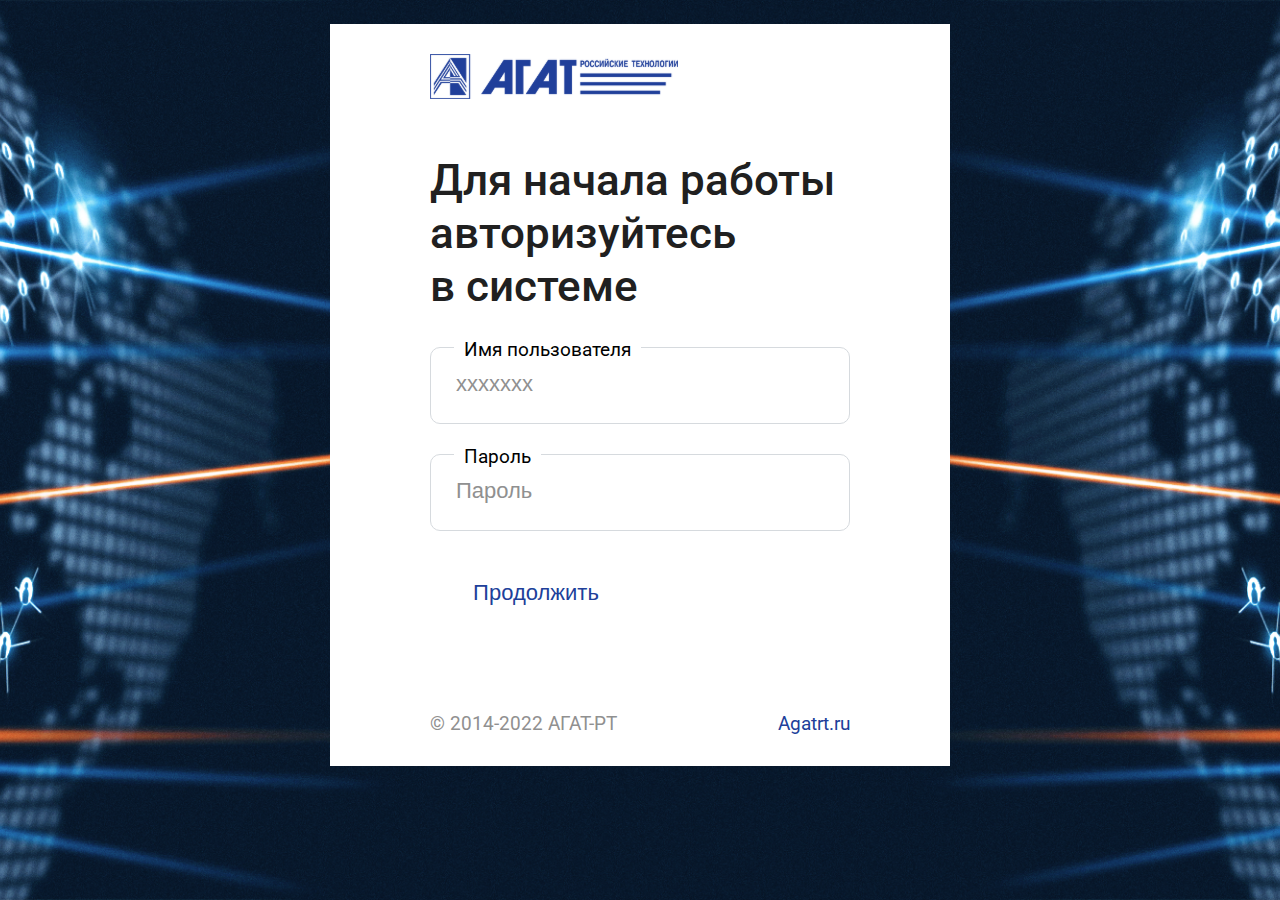
<file: login.html>
<!DOCTYPE html>
<html lang="en">
    <head>
        <meta charset="UTF-8">
        <meta name="viewport" content="width=device-width, initial-scale=1.0">
        <title>login</title>
        <meta charset="UTF-8">
        <meta http-equiv="X-UA-Compatible" content="IE=edge">
        <title>agant</title>
        <link rel="stylesheet" href="./styles/style.css">
        <link rel="stylesheet" href="./styles/newStyle.css">
        <script src='./js/script.js'></script>
    </head>
    <body>
        <section class='login'>
            <form class="login__form">
                <div class="login__logo">
                    <img loading="lazy" src="img/logoBlue.svg" class="img-contain" width="270" height="63" alt="logo agat">
                </div>
                <span class="login__title">Для начала работы авторизуйтесь в системе</span>
                <div class="form__item">
                    <input type="text" placeholder='ххххххх' required>
                    <span>Имя пользователя</span>
                </div>
                <div class="form__item">
                    <input type="password" placeholder='Пароль' required>
                    <span>Пароль</span>
                </div>
                <button type='button' class="btn-reset login__btn">Продолжить</button>
                <div class="login__footer">
                    <span>© 2014-2022 АГАТ-РТ</span>
                    <a href='#'>Agatrt.ru</a>
                </div>
            </form>
        </section>
    </body>
</html>
</file>
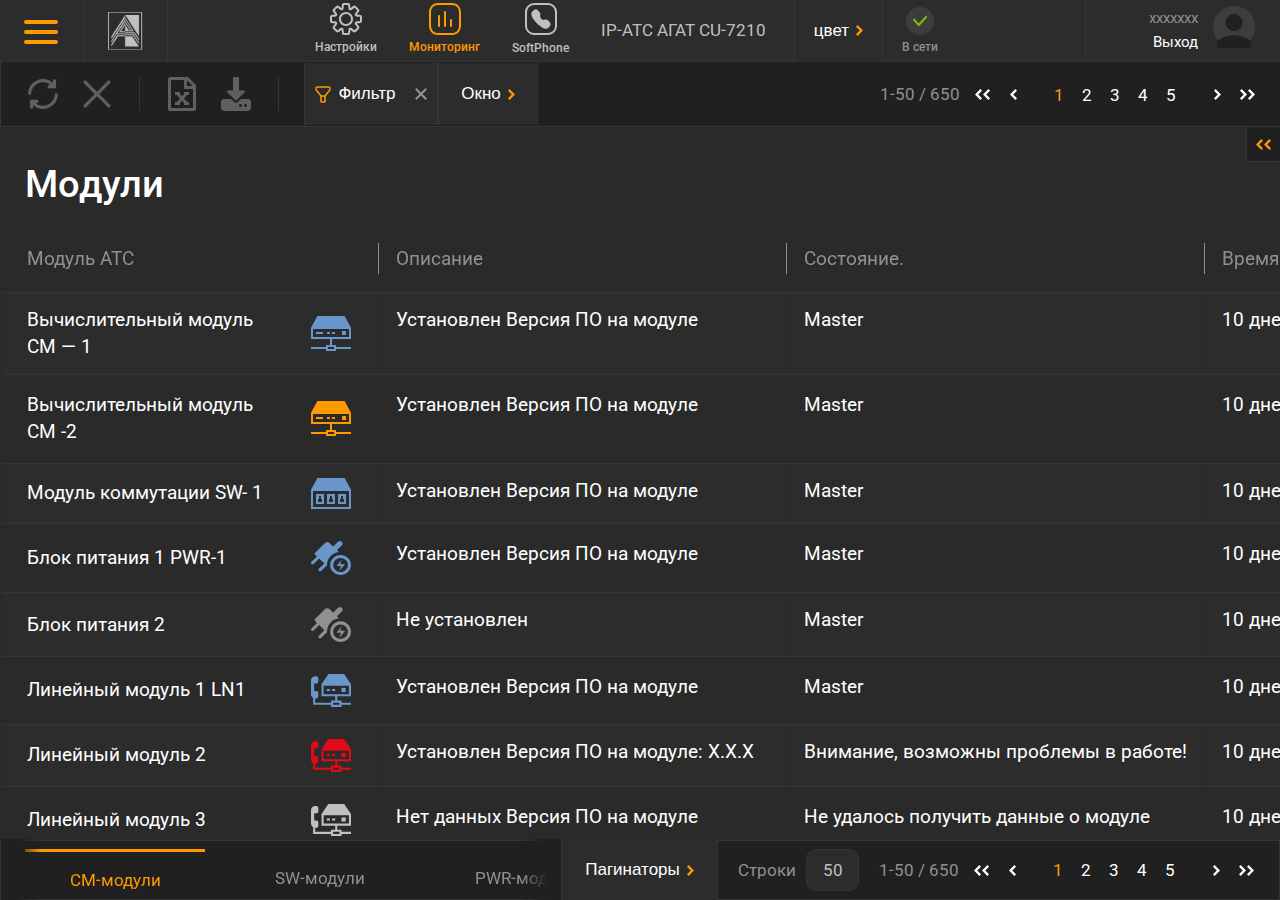
<file: module.html>
<!DOCTYPE html>
<html lang="en">
    <head>
        <meta charset="UTF-8">
        <meta http-equiv="X-UA-Compatible" content="IE=edge">
        <title>agant</title>
        <link rel="stylesheet" href="./styles/style.css">
        <link rel="stylesheet" href="./styles/adaptive.css">
        <link rel="icon" href="./img/icon.png" type="image/x-icon">
        <link href="./styles/datapicker.css" rel="stylesheet">
        <link rel="stylesheet" href='./styles/lib.css' />
        <link rel="stylesheet" href="./styles/swiper.css" />
        <link rel="stylesheet" href='./styles/aos.css'>
        <link rel="stylesheet" href="./styles/jquery-ui.css">
        <link rel="stylesheet" href="./styles/newStyle.css">
        <style>
        .accordion:after {
            content: url("/img/arr-accordion.svg");
        }
        .active:after {
            content: url("/img/acc-active.svg");
        }
    </style>
    </head>
    <body>
        <header>
            <div class="header-container">
                <div class="header-mob">
                    <div class="hamburger-menu">
                        <input id="menu__toggle" type="checkbox" />
                        <label class="menu__btn" for="menu__toggle">
                            <span class="span-burger"></span>
                        </label>
                        <div class="menu__box">
                            <div class="left-menu">
                                <div class="left-menu-link">
                                    <div class="left-menu-link-block">
                                        <button class="accordion">
                                            <span class="accordion-text">
                                                <span>
                                                    <svg xmlns="http://www.w3.org/2000/svg" width="46" height="46" viewBox="0 0 46 46" fill="none">
                                                        <rect width="46" height="46" rx="10" fill="#3D3D3D" />
                                                        <path fill-rule="evenodd" clip-rule="evenodd" d="M12 23C12 29.0751 16.9249 34 23 34C29.0751 34 34 29.0751 34 23C34 16.9249 29.0751 12 23 12C16.9249 12 12 16.9249 12 23ZM23 10C15.8203 10 10 15.8203 10 23C10 30.1797 15.8203 36 23 36C30.1797 36 36 30.1797 36 23C36 15.8203 30.1797 10 23 10ZM24 17V19H22V17H24ZM24 29V22H22V29H24Z" fill="white" />
                                                    </svg>
                                                </span>
                                                О системе
                                            </span>
                                        </button>
                                        <div class="panel">
                                            <ul>
                                                <li>
                                                    <a href='index.html'>Лицензия</a>
                                                </li>
                                                <li>
                                                    <a href='module.html'>Настройки</a>
                                                </li>
                                                <li>
                                                    <a href='lineModule.html'>Роли доступа</a>
                                                </li>
                                                <li>
                                                    <a href='tracing.html'>Звуковые файлы</a>
                                                </li>
                                                <li>
                                                    <a href='powerUnit.html'>Синтез речи</a>
                                                </li>
                                                <li>
                                                    <a href='switching.html'>Распознование
                                                        речи</a>
                                                </li>
                                                <li>
                                                    <a href='login.html'>Ресурсы</a>
                                                </li>
                                                <li>
                                                    <a href>Архивация</a>
                                                </li>
                                                <li>
                                                    <a href>Разархивация</a>
                                                </li>
                                                <li>
                                                    <a href>Линейные модули</a>
                                                </li>
                                                <li>
                                                    <a href>Журнал событий</a>
                                                </li>
                                            </ul>
                                        </div>
                                    </div>
                                    <div class="left-menu-link-block">
                                        <button class="accordion">
                                            <span class="accordion-text">
                                                <span>
                                                    <svg xmlns="http://www.w3.org/2000/svg" width="46" height="46" viewBox="0 0 46 46" fill="none">
                                                        <rect x="0.000976562" width="46" height="46" rx="10" fill="#3D3D3D" />
                                                        <path fill-rule="evenodd" clip-rule="evenodd"
                                                            d="M31.001 14H27.001C26.4487 14 26.001 14.4477 26.001 15V19C26.001 19.5523 26.4487 20 27.001 20H31.001C31.5533 20 32.001 19.5523 32.001 19V15C32.001 14.4477 31.5533 14 31.001 14ZM27.001 12C25.3441 12 24.001 13.3431 24.001 15V19C24.001 20.6569 25.3441 22 27.001 22H31.001C32.6578 22 34.001 20.6569 34.001 19V15C34.001 13.3431 32.6578 12 31.001 12H27.001ZM15.001 26H19.001C19.5533 26 20.001 26.4477 20.001 27V31C20.001 31.5523 19.5533 32 19.001 32H15.001C14.4487 32 14.001 31.5523 14.001 31V27C14.001 26.4477 14.4487 26 15.001 26ZM12.001 27C12.001 25.3431 13.3441 24 15.001 24H19.001C20.6578 24 22.001 25.3431 22.001 27V31C22.001 32.6569 20.6578 34 19.001 34H15.001C13.3441 34 12.001 32.6569 12.001 31V27ZM27.001 26H31.001C31.5533 26 32.001 26.4477 32.001 27V31C32.001 31.5523 31.5533 32 31.001 32H27.001C26.4487 32 26.001 31.5523 26.001 31V27C26.001 26.4477 26.4487 26 27.001 26ZM24.001 27C24.001 25.3431 25.3441 24 27.001 24H31.001C32.6578 24 34.001 25.3431 34.001 27V31C34.001 32.6569 32.6578 34 31.001 34H27.001C25.3441 34 24.001 32.6569 24.001 31V27ZM15.001 14H19.001C19.5533 14 20.001 14.4477 20.001 15V19C20.001 19.5523 19.5533 20 19.001 20H15.001C14.4487 20 14.001 19.5523 14.001 19V15C14.001 14.4477 14.4487 14 15.001 14ZM12.001 15C12.001 13.3431 13.3441 12 15.001 12H19.001C20.6578 12 22.001 13.3431 22.001 15V19C22.001 20.6569 20.6578 22 19.001 22H15.001C13.3441 22 12.001 20.6569 12.001 19V15Z"
                                                            fill="white" />
                                                    </svg>
                                                </span>
                                                Ресурсы
                                            </span>
                                        </button>
                                        <div class="panel">
                                            <ul>
                                                <li>
                                                    <a href='index.html'>Лицензия</a>
                                                </li>
                                                <li>
                                                    <a href='module.html'>Настройки</a>
                                                </li>
                                                <li>
                                                    <a href='lineModule.html'>Роли доступа</a>
                                                </li>
                                                <li>
                                                    <a href='tracing.html'>Звуковые файлы</a>
                                                </li>
                                                <li>
                                                    <a href='powerUnit.html'>Синтез речи</a>
                                                </li>
                                                <li>
                                                    <a href='switching.html'>Распознование
                                                        речи</a>
                                                </li>
                                                <li>
                                                    <a href='login.html'>Ресурсы</a>
                                                </li>
                                                <li>
                                                    <a href>Архивация</a>
                                                </li>
                                                <li>
                                                    <a href>Разархивация</a>
                                                </li>
                                                <li>
                                                    <a href>Линейные модули</a>
                                                </li>
                                                <li>
                                                    <a href>Журнал событий</a>
                                                </li>
                                            </ul>
                                        </div>
                                    </div>
                                    <div class="left-menu-link-block">
                                        <button class="accordion">
                                            <span class="accordion-text">
                                                <span>
                                                    <svg xmlns="http://www.w3.org/2000/svg" width="46" height="46" viewBox="0 0 46 46" fill="none">
                                                        <rect width="46" height="46" rx="10" fill="#2C2C2C" />
                                                        <path fill-rule="evenodd" clip-rule="evenodd" d="M12 12C12 11.4477 12.4477 11 13 11H29.8C32.1196 11 34 12.8804 34 15.2V29.8C34 32.1196 32.1196 34 29.8 34H19V36H17V34H13C12.4477 34 12 33.5523 12 33V12ZM19 32H29.8C31.015 32 32 31.015 32 29.8V15.2C32 13.985 31.015 13 29.8 13H19V32ZM17 13V32H14V13H17ZM29 20H22V18H29V20Z" fill="white" />
                                                    </svg>
                                                </span>
                                                Журнал событий
                                            </span>
                                        </button>
                                        <div class="panel">
                                            <ul>
                                                <li>
                                                    <a href='index.html'>Лицензия</a>
                                                </li>
                                                <li>
                                                    <a href='module.html'>Настройки</a>
                                                </li>
                                                <li>
                                                    <a href='lineModule.html'>Роли доступа</a>
                                                </li>
                                                <li>
                                                    <a href='tracing.html'>Звуковые файлы</a>
                                                </li>
                                                <li>
                                                    <a href='powerUnit.html'>Синтез речи</a>
                                                </li>
                                                <li>
                                                    <a href='switching.html'>Распознование
                                                        речи</a>
                                                </li>
                                                <li>
                                                    <a href='login.html'>Ресурсы</a>
                                                </li>
                                                <li>
                                                    <a href>Архивация</a>
                                                </li>
                                                <li>
                                                    <a href>Разархивация</a>
                                                </li>
                                                <li>
                                                    <a href>Линейные модули</a>
                                                </li>
                                                <li>
                                                    <a href>Журнал событий</a>
                                                </li>
                                            </ul>
                                        </div>
                                    </div>
                                    <div class="left-menu-link-block">
                                        <button class="accordion">
                                            <span class="accordion-text">
                                                <span>
                                                    <svg xmlns="http://www.w3.org/2000/svg" width="46" height="46" viewBox="0 0 46 46" fill="none">
                                                        <rect width="46" height="46" rx="10" fill="#3D3D3D" />
                                                        <path fill-rule="evenodd" clip-rule="evenodd"
                                                            d="M23.0006 9C19.1355 9 16.001 12.1323 16 15.9977C15.9879 19.8514 19.1018 22.9869 22.955 23L22.9584 23H23.0006C26.8668 23 30 19.865 30 15.9994C30 12.1335 26.8666 9 23.0006 9ZM18 15.9994C18 13.2383 20.239 11 23.0006 11C25.762 11 28 13.238 28 15.9994C28 18.761 25.7617 21 23.0006 21H22.9601C20.2122 20.9898 17.9907 18.7527 18 16.0028H18V15.9994ZM23.0006 25C20.5448 25 18.1321 25.2216 16.301 25.971C15.3734 26.3506 14.5409 26.8871 13.9387 27.6501C13.3247 28.428 13 29.3791 13 30.4839C13 31.5872 13.3221 32.5388 13.9321 33.3192C14.5309 34.0852 15.36 34.6266 16.2866 35.0111C18.1156 35.77 20.5296 36 23.0006 36C25.4565 36 27.8689 35.778 29.6997 35.0284C30.6271 34.6487 31.4595 34.1121 32.0615 33.3492C32.6753 32.5715 33 31.6206 33 30.5161C33 29.4131 32.678 28.4617 32.0681 27.6815C31.4694 26.9156 30.6405 26.3741 29.7141 25.9895C27.8854 25.2303 25.4717 25 23.0006 25ZM15 30.4839C15 29.7948 15.1935 29.2884 15.5086 28.8892C15.8355 28.4751 16.3428 28.1149 17.0585 27.822C18.5141 27.2263 20.6016 27 23.0006 27C25.4105 27 27.4965 27.2344 28.9473 27.8366C29.6606 28.1327 30.1663 28.4961 30.4924 28.9132C30.8072 29.3159 31 29.8257 31 30.5161C31 31.2048 30.8066 31.711 30.4915 32.1103C30.1648 32.5243 29.6575 32.8846 28.9419 33.1775C27.4867 33.7733 25.3994 34 23.0006 34C20.5906 34 18.5042 33.766 17.0532 33.1638C16.3397 32.8678 15.8339 32.5045 15.5078 32.0874C15.1929 31.6846 15 31.1747 15 30.4839Z"
                                                            fill="white" />
                                                    </svg>
                                                </span>
                                                Журнал действий
                                                пользователя
                                            </span>
                                        </button>
                                        <div class="panel">
                                            <ul>
                                                <li>
                                                    <a href='index.html'>Лицензия</a>
                                                </li>
                                                <li>
                                                    <a href='module.html'>Настройки</a>
                                                </li>
                                                <li>
                                                    <a href='lineModule.html'>Роли доступа</a>
                                                </li>
                                                <li>
                                                    <a href='tracing.html'>Звуковые файлы</a>
                                                </li>
                                                <li>
                                                    <a href='powerUnit.html'>Синтез речи</a>
                                                </li>
                                                <li>
                                                    <a href='switching.html'>Распознование
                                                        речи</a>
                                                </li>
                                                <li>
                                                    <a href='login.html'>Ресурсы</a>
                                                </li>
                                                <li>
                                                    <a href>Архивация</a>
                                                </li>
                                                <li>
                                                    <a href>Разархивация</a>
                                                </li>
                                                <li>
                                                    <a href>Линейные модули</a>
                                                </li>
                                                <li>
                                                    <a href>Журнал событий</a>
                                                </li>
                                            </ul>
                                        </div>
                                    </div>
                                    <div class="left-menu-link-block">
                                        <button class="accordion">
                                            <span class="accordion-text">
                                                <span>
                                                    <svg xmlns="http://www.w3.org/2000/svg" width="46" height="46" viewBox="0 0 46 46" fill="none">
                                                        <rect width="46" height="46" rx="10" fill="#3D3D3D" />
                                                        <path fill-rule="evenodd" clip-rule="evenodd"
                                                            d="M13.7594 15.7984C13.7863 15.773 13.8399 15.7225 13.8922 15.6659C14.7444 14.842 15.3468 14.3893 15.7947 14.1672C16.2057 13.9634 16.423 13.9824 16.5905 14.0364C16.8268 14.1125 17.1299 14.3157 17.6149 14.7754C17.8487 14.997 18.0994 15.2526 18.3917 15.5509L18.3986 15.5579L18.3986 15.5579C18.6851 15.8502 19.0051 16.1769 19.3616 16.5224C19.9387 17.0821 19.9864 17.416 19.9808 17.6262C19.977 17.7705 19.9427 17.9397 19.8686 18.1732C19.8316 18.2896 19.7886 18.4106 19.7384 18.5501L19.7232 18.5921L19.7232 18.5922C19.6785 18.7163 19.6285 18.855 19.5812 18.9968C19.3639 19.6491 19.1599 20.4914 19.42 21.5188C19.674 22.5223 20.3351 23.5665 21.5459 24.7403C22.7589 25.9162 23.8295 26.5491 24.8459 26.7905C25.8816 27.0365 26.7305 26.8437 27.3977 26.6341C27.5431 26.5885 27.6852 26.5402 27.8132 26.4967L27.8132 26.4967L27.8566 26.4819C28.0003 26.4332 28.1262 26.391 28.2477 26.3546C28.4911 26.2818 28.6741 26.2459 28.835 26.2418C29.085 26.2354 29.444 26.2966 30.0194 26.8542C30.3717 27.1957 30.7048 27.5029 31.0034 27.7782L31.0207 27.7942C31.328 28.0776 31.5913 28.3209 31.8194 28.5476C32.2955 29.021 32.498 29.3105 32.5716 29.5261C32.6183 29.6627 32.6446 29.8492 32.4404 30.2364C32.2149 30.6639 31.7518 31.2446 30.9029 32.0698C30.8446 32.1204 30.7924 32.1726 30.766 32.1989L30.7659 32.1989L30.7576 32.2072L30.7538 32.211C30.7063 32.2582 30.6622 32.302 30.6099 32.3502C30.5057 32.4463 30.3756 32.5533 30.2099 32.6525C29.8915 32.8434 29.3873 33.0395 28.6019 32.9934C26.9754 32.8979 24.0204 31.7516 19.1228 27.0039C14.2185 22.2497 13.0516 19.3953 12.9543 17.8492C12.9076 17.1087 13.103 16.6354 13.295 16.3337C13.3955 16.1758 13.5045 16.0508 13.6036 15.9496C13.6534 15.8988 13.6987 15.8559 13.7474 15.8097L13.7475 15.8097L13.7508 15.8065L13.7594 15.7984ZM19.821 14.1519L19.8209 14.1518L19.8155 14.1463L19.8155 14.1463C19.5313 13.8562 19.255 13.5743 18.9908 13.3239C18.4768 12.8367 17.8974 12.3563 17.2041 12.1328C16.4419 11.8871 15.6824 11.9904 14.9061 12.3755C14.1708 12.7401 13.3824 13.3743 12.4753 14.254C12.4567 14.272 12.4389 14.2907 12.4218 14.31C12.4209 14.3109 12.4197 14.3121 12.4181 14.3136C12.4113 14.3202 12.398 14.3331 12.3754 14.3545L12.3675 14.3619L12.3675 14.362C12.3206 14.4064 12.2515 14.4718 12.175 14.5499C12.0105 14.7177 11.804 14.9515 11.6077 15.2599C11.2061 15.8908 10.883 16.7803 10.9582 17.975C11.1046 20.2993 12.7435 23.6052 17.7307 28.4399C22.7235 33.2799 26.1207 34.8511 28.4847 34.9899C29.6945 35.0609 30.5951 34.7534 31.238 34.3681C31.553 34.1793 31.7927 33.9801 31.9657 33.8205C32.046 33.7465 32.1133 33.6796 32.1591 33.6341L32.1591 33.6341L32.167 33.6263C32.1891 33.6043 32.2024 33.5914 32.2091 33.5849C32.2107 33.5834 32.2119 33.5822 32.2127 33.5814C32.2325 33.5649 32.2517 33.5477 32.2702 33.5298C33.1743 32.6536 33.8304 31.8881 34.2094 31.1694C34.6119 30.4063 34.7257 29.6454 34.4643 28.8799C34.2299 28.1932 33.7288 27.6257 33.2295 27.1293C32.9698 26.8712 32.6775 26.6015 32.3766 26.324L32.3649 26.3132C32.0632 26.0349 31.7455 25.7419 31.4112 25.4179C30.5391 24.5728 29.6835 24.2194 28.7839 24.2424C28.3698 24.253 27.9943 24.3428 27.6742 24.4386C27.5139 24.4866 27.3569 24.5395 27.2139 24.588L27.1712 24.6025C27.0402 24.647 26.9203 24.6877 26.7984 24.726C26.2775 24.8897 25.8351 24.9698 25.3081 24.8447C24.7618 24.7149 23.9984 24.3323 22.938 23.3043C21.8754 22.2742 21.4884 21.5401 21.3588 21.028C21.2352 20.5398 21.312 20.1294 21.4787 19.629C21.5178 19.5116 21.5594 19.3961 21.6053 19.2689L21.6202 19.2276C21.6701 19.0889 21.725 18.9353 21.7748 18.7784C21.8742 18.4653 21.9692 18.0926 21.9801 17.6793C22.0042 16.7742 21.6236 15.9301 20.7538 15.0866C20.4158 14.7589 20.1107 14.4476 19.821 14.1519ZM25.0332 12.8931C25.0923 12.344 25.5854 11.9468 26.1345 12.006C30.7971 12.508 34.5163 16.0824 35.0454 20.6575C35.1089 21.2062 34.7155 21.7024 34.1669 21.7658C33.6183 21.8292 33.1221 21.4359 33.0586 20.8873C32.6416 17.2812 29.695 14.4009 25.9204 13.9945C25.3713 13.9353 24.974 13.4423 25.0332 12.8931ZM25.0448 16.7309C25.147 16.1881 25.6699 15.831 26.2126 15.9332C28.617 16.3861 30.521 18.216 30.9974 20.5874C31.1062 21.1289 30.7555 21.656 30.214 21.7648C29.6725 21.8736 29.1454 21.5228 29.0366 20.9813C28.7265 19.4379 27.4754 18.2062 25.8424 17.8987C25.2997 17.7965 24.9426 17.2736 25.0448 16.7309Z"
                                                            fill="white" />
                                                    </svg>
                                                </span>
                                                Трасировка
                                                звонков
                                            </span>
                                        </button>
                                        <div class="panel">
                                            <ul>
                                                <li>
                                                    <a href='index.html'>Лицензия</a>
                                                </li>
                                                <li>
                                                    <a href='module.html'>Настройки</a>
                                                </li>
                                                <li>
                                                    <a href='lineModule.html'>Роли доступа</a>
                                                </li>
                                                <li>
                                                    <a href='tracing.html'>Звуковые файлы</a>
                                                </li>
                                                <li>
                                                    <a href='powerUnit.html'>Синтез речи</a>
                                                </li>
                                                <li>
                                                    <a href='switching.html'>Распознование
                                                        речи</a>
                                                </li>
                                                <li>
                                                    <a href='login.html'>Ресурсы</a>
                                                </li>
                                                <li>
                                                    <a href>Архивация</a>
                                                </li>
                                                <li>
                                                    <a href>Разархивация</a>
                                                </li>
                                                <li>
                                                    <a href>Линейные модули</a>
                                                </li>
                                                <li>
                                                    <a href>Журнал событий</a>
                                                </li>
                                            </ul>
                                        </div>
                                    </div>
                                    <div class="left-menu-link-block">
                                        <button class="accordion">
                                            <span class="accordion-text">
                                                <span>
                                                    <svg xmlns="http://www.w3.org/2000/svg" width="46" height="46" viewBox="0 0 46 46" fill="none">
                                                        <rect width="46" height="46" rx="10" fill="#3D3D3D" />
                                                        <path fill-rule="evenodd" clip-rule="evenodd"
                                                            d="M11 15.5714C11 14.1501 12.1501 13 13.5714 13H32.4286C33.8499 13 35 14.1501 35 15.5714V29.4286C35 30.8499 33.8499 32 32.4286 32H26.6954L23.8466 36.5322C23.6636 36.8233 23.3439 37 23 37C22.6561 37 22.3364 36.8233 22.1534 36.5322L19.3046 32H13.5714C12.1501 32 11 30.8499 11 29.4286V15.5714ZM13.5714 15C13.2547 15 13 15.2547 13 15.5714V29.4286C13 29.7453 13.2547 30 13.5714 30H19.8571C20.201 30 20.5208 30.1767 20.7038 30.4678L23 34.1209L25.2962 30.4678C25.4792 30.1767 25.799 30 26.1429 30H32.4286C32.7453 30 33 29.7453 33 29.4286V15.5714C33 15.2547 32.7453 15 32.4286 15H13.5714ZM29 21H17V19H29V21ZM27 26.0072H19V24.0072H27V26.0072Z"
                                                            fill="white" />
                                                    </svg>
                                                </span>
                                                Служба поддержки
                                                АГАТ РТ
                                            </span>
                                        </button>
                                        <div class="panel">
                                            <ul>
                                                <li>
                                                    <a href='index.html'>Лицензия</a>
                                                </li>
                                                <li>
                                                    <a href='module.html'>Настройки</a>
                                                </li>
                                                <li>
                                                    <a href='lineModule.html'>Роли доступа</a>
                                                </li>
                                                <li>
                                                    <a href='tracing.html'>Звуковые файлы</a>
                                                </li>
                                                <li>
                                                    <a href='powerUnit.html'>Синтез речи</a>
                                                </li>
                                                <li>
                                                    <a href='switching.html'>Распознование
                                                        речи</a>
                                                </li>
                                                <li>
                                                    <a href='login.html'>Ресурсы</a>
                                                </li>
                                                <li>
                                                    <a href>Архивация</a>
                                                </li>
                                                <li>
                                                    <a href>Разархивация</a>
                                                </li>
                                                <li>
                                                    <a href>Линейные модули</a>
                                                </li>
                                                <li>
                                                    <a href>Журнал событий</a>
                                                </li>
                                            </ul>
                                        </div>
                                    </div>
                                </div>
                            </div>
                        </div>
                    </div>
                    <a href class="logo-mob">
                        <img src="./img/Logo 2.png" alt>
                        <img src="./img/Logo-mob-light.png" alt>
                    </a>
                </div>
                <div class="header-logo">
                    <img src="./img/logo-agant.svg" alt>
                    <img src="./img/logo-agant-light.svg" alt>
                </div>
                <div class="header-container-middle">
                    <div class="header-container-middle-links">
                        <div class="header-settings">
                            <svg width="32" height="32" viewBox="0 0 32 32" fill="none" xmlns="http://www.w3.org/2000/svg">
                                <path fill-rule="evenodd" clip-rule="evenodd"
                                    d="M14.7593 6.81134e-06C14.7762 1.02684e-05 14.7931 1.37255e-05 14.81 1.37255e-05H17.19C17.207 1.37255e-05 17.2239 1.02684e-05 17.2408 6.81134e-06C17.6267 -7.11515e-05 18.0056 -0.000147685 18.3213 0.0405353C18.6791 0.0866487 19.0846 0.198148 19.437 0.517108C19.7895 0.836066 19.9408 1.22845 20.0223 1.57988C20.0942 1.88993 20.1318 2.267 20.1701 2.65104L20.1801 2.75111L20.2489 3.43923C20.334 4.2898 20.389 4.81303 20.4765 5.16111C20.4782 5.16774 20.4799 5.17419 20.4815 5.18047C20.4871 5.17719 20.4928 5.1738 20.4987 5.17029C20.8067 4.98608 21.2156 4.65499 21.8772 4.11369L22.4902 3.61214C22.7888 3.3677 23.0821 3.12769 23.3521 2.95929C23.6582 2.76841 24.0427 2.59793 24.5174 2.62161C24.9922 2.64529 25.3578 2.85318 25.6434 3.07357C25.8953 3.26801 26.1632 3.53601 26.4361 3.80896L28.1908 5.5637C28.4637 5.83653 28.7317 6.1044 28.9262 6.35637C29.1466 6.64197 29.3544 7.00754 29.3781 7.4823C29.4018 7.95706 29.2313 8.34149 29.0404 8.64761C28.872 8.91769 28.632 9.21091 28.3876 9.50956L27.8858 10.1228C27.3445 10.7844 27.0135 11.1932 26.8292 11.5013C26.8257 11.5072 26.8223 11.5129 26.8191 11.5185C26.8253 11.5201 26.8318 11.5218 26.8384 11.5234C27.1865 11.611 27.7097 11.666 28.5603 11.7511L29.349 11.8299C29.733 11.8682 30.1101 11.9059 30.4201 11.9778C30.7716 12.0592 31.164 12.2105 31.4829 12.563C31.8019 12.9154 31.9134 13.3209 31.9595 13.6787C32.0002 13.9944 32.0001 14.3733 32 14.7592V17.2408C32.0001 17.6267 32.0002 18.0056 31.9595 18.3213C31.9134 18.6791 31.8019 19.0846 31.4829 19.437C31.164 19.7895 30.7716 19.9408 30.4202 20.0223C30.1101 20.0942 29.733 20.1318 29.349 20.1701L29.2489 20.1801L28.5611 20.2489C27.7105 20.334 27.1873 20.3889 26.8392 20.4765C26.8326 20.4782 26.8261 20.4798 26.8199 20.4815C26.8231 20.4871 26.8265 20.4928 26.83 20.4987C27.0142 20.8067 27.3453 21.2156 27.8866 21.8772L28.3879 22.4898C28.6323 22.7885 28.8724 23.0817 29.0408 23.3517C29.2316 23.6579 29.4021 24.0423 29.3784 24.5171C29.3547 24.9918 29.1469 25.3574 28.9265 25.643C28.732 25.895 28.464 26.1629 28.1911 26.4357L26.4364 28.1904C26.1635 28.4634 25.8956 28.7314 25.6437 28.9258C25.3581 29.1462 24.9925 29.3541 24.5177 29.3777C24.043 29.4014 23.6585 29.2309 23.3524 29.0401C23.0824 28.8717 22.7891 28.6317 22.4905 28.3872L21.8773 27.8855C21.2157 27.3442 20.8068 27.0131 20.4988 26.8289C20.4929 26.8254 20.4872 26.822 20.4816 26.8187C20.48 26.825 20.4783 26.8314 20.4766 26.8381C20.3891 27.1861 20.3341 27.7094 20.249 28.5599L20.1801 29.2489L20.1701 29.349C20.1318 29.733 20.0942 30.1101 20.0223 30.4202C19.9408 30.7716 19.7895 31.164 19.437 31.4829C19.0846 31.8019 18.6791 31.9134 18.3213 31.9595C18.0056 32.0002 17.6267 32.0001 17.2408 32H14.7592C14.3733 32.0001 13.9944 32.0002 13.6787 31.9595C13.3209 31.9134 12.9154 31.8019 12.563 31.4829C12.2105 31.164 12.0592 30.7716 11.9778 30.4201C11.9059 30.1101 11.8682 29.733 11.8299 29.349L11.7511 28.5603C11.666 27.7098 11.611 27.1865 11.5234 26.8385C11.5218 26.8318 11.5201 26.8254 11.5185 26.8191C11.5129 26.8224 11.5072 26.8258 11.5013 26.8293C11.1932 27.0135 10.7844 27.3446 10.1228 27.8859L9.50926 28.3879C9.2106 28.6323 8.91738 28.8723 8.6473 29.0407C8.34118 29.2316 7.95674 29.4021 7.48198 29.3784C7.00723 29.3547 6.64166 29.1469 6.35605 28.9265C6.10409 28.732 5.83621 28.4641 5.56337 28.1911L3.80865 26.4364C3.5357 26.1635 3.2677 25.8957 3.07326 25.6437C2.85286 25.3581 2.64498 24.9925 2.6213 24.5177C2.59762 24.043 2.7681 23.6585 2.95898 23.3524C3.12738 23.0824 3.3674 22.7891 3.61185 22.4905L4.11364 21.8772C4.65494 21.2156 4.98603 20.8067 5.17024 20.4987C5.17375 20.4928 5.17714 20.4871 5.18042 20.4815C5.17414 20.4799 5.16769 20.4782 5.16106 20.4765C4.81298 20.389 4.28975 20.334 3.43918 20.2489L2.75113 20.1801L2.65104 20.1701C2.267 20.1318 1.88993 20.0942 1.57988 20.0223C1.22845 19.9408 0.836067 19.7895 0.517108 19.437C0.198148 19.0846 0.0866487 18.6791 0.0405353 18.3213C-0.000147685 18.0056 -7.11515e-05 17.6267 6.81134e-06 17.2408C1.02684e-05 17.2239 1.37255e-05 17.207 1.37255e-05 17.19V14.81C1.37255e-05 14.7931 1.02684e-05 14.7762 6.81134e-06 14.7593C-7.11515e-05 14.3733 -0.000147685 13.9944 0.0405353 13.6787C0.0866486 13.3209 0.198148 12.9154 0.517108 12.563C0.836069 12.2105 1.22845 12.0592 1.57989 11.9778C1.88993 11.9059 2.26699 11.8682 2.65102 11.8299C2.66784 11.8282 2.68467 11.8266 2.7015 11.8249L3.43997 11.751C4.29055 11.666 4.81377 11.611 5.16185 11.5234C5.16848 11.5217 5.17494 11.5201 5.18121 11.5185C5.17793 11.5129 5.17454 11.5071 5.17103 11.5013C4.98682 11.1932 4.65573 10.7843 4.11443 10.1228L3.64428 9.54813C3.63357 9.53504 3.62286 9.52196 3.61216 9.50889C3.36771 9.21023 3.12769 8.917 2.95929 8.64693C2.76841 8.34081 2.59793 7.95637 2.62161 7.48161C2.64529 7.00685 2.85317 6.64128 3.07356 6.35568C3.268 6.1037 3.536 5.83581 3.80896 5.56296C3.82091 5.55102 3.83287 5.53906 3.84483 5.5271L5.52778 3.84415C5.53975 3.83219 5.5517 3.82022 5.56365 3.80827C5.8365 3.53532 6.10438 3.26732 6.35636 3.07288C6.64197 2.85249 7.00753 2.6446 7.48229 2.62092C7.95705 2.59725 8.34149 2.76772 8.64761 2.9586C8.91768 3.12701 9.21091 3.36702 9.50957 3.61148C9.52264 3.62218 9.53572 3.63289 9.54882 3.6436L10.1229 4.11328C10.7845 4.65458 11.1933 4.98567 11.5014 5.16988C11.5072 5.17339 11.513 5.17678 11.5186 5.18007C11.5202 5.17379 11.5219 5.16734 11.5235 5.16071C11.6111 4.81262 11.6661 4.2894 11.7511 3.43883L11.8249 2.7015C11.8266 2.68466 11.8282 2.66783 11.8299 2.65102C11.8682 2.26699 11.9059 1.88993 11.9778 1.57989C12.0592 1.22845 12.2105 0.83607 12.563 0.517109C12.9154 0.198149 13.3209 0.0866486 13.6787 0.0405353C13.9944 -0.000147685 14.3733 -7.11515e-05 14.7593 6.81134e-06ZM13.9276 2.02502C13.9271 2.02718 13.9266 2.02939 13.9261 2.03164C13.8869 2.20062 13.8604 2.44594 13.815 2.90051L13.7412 3.63783C13.7388 3.66249 13.7363 3.68706 13.7339 3.71155C13.6586 4.46483 13.5912 5.13928 13.4631 5.64866C13.3304 6.176 13.0577 6.84049 12.331 7.1415C11.6043 7.44251 10.9416 7.16547 10.4749 6.88639C10.0241 6.61683 9.49961 6.18757 8.91377 5.70815C8.89471 5.69255 8.87558 5.6769 8.85639 5.66119L8.28234 5.19151C7.92877 4.90223 7.73657 4.74749 7.58938 4.65571C7.58742 4.65448 7.58549 4.65329 7.5836 4.65212C7.58184 4.65347 7.58003 4.65485 7.5782 4.65626C7.44087 4.76224 7.26503 4.93533 6.942 5.25836L5.25905 6.94131C4.93602 7.26435 4.76292 7.44019 4.65695 7.57752C4.65553 7.57935 4.65415 7.58115 4.6528 7.58292C4.65397 7.58481 4.65516 7.58673 4.65639 7.5887C4.74817 7.73589 4.90291 7.92809 5.1922 8.28166L5.66234 8.85628C5.67803 8.87546 5.69368 8.89458 5.70927 8.91363C6.18871 9.49948 6.61797 10.024 6.88754 10.4748C7.16662 10.9415 7.44365 11.6042 7.14264 12.3309C6.84163 13.0576 6.17715 13.3303 5.6498 13.463C5.14043 13.5911 4.46597 13.6585 3.71269 13.7337C3.6882 13.7362 3.66363 13.7386 3.63898 13.7411L2.90051 13.8149C2.44594 13.8604 2.20062 13.8869 2.03164 13.9261C2.02939 13.9266 2.02718 13.9271 2.02502 13.9276C2.02472 13.9298 2.02443 13.9321 2.02413 13.9344C2.00196 14.1064 2.00001 14.3532 2.00001 14.81V17.19C2.00001 17.6469 2.00196 17.8936 2.02413 18.0657C2.02443 18.0679 2.02472 18.0702 2.02502 18.0724C2.02718 18.0729 2.02938 18.0734 2.03164 18.074C2.19802 18.1125 2.43841 18.1388 2.87969 18.183C2.88658 18.1837 2.89351 18.1844 2.90049 18.1851L3.71195 18.2662C4.46521 18.3415 5.13965 18.4088 5.64901 18.537C6.17635 18.6696 6.84084 18.9423 7.14185 19.669C7.44286 20.3957 7.16583 21.0584 6.88675 21.5251C6.61718 21.9759 6.18792 22.5005 5.70849 23.0863L5.19189 23.7177C4.90261 24.0713 4.74786 24.2635 4.65608 24.4107C4.65486 24.4126 4.65366 24.4145 4.6525 24.4164C4.65385 24.4182 4.65523 24.42 4.65664 24.4218C4.76261 24.5592 4.93571 24.735 5.25874 25.058L6.94169 26.741C7.26472 27.064 7.44057 27.2371 7.5779 27.3431C7.57973 27.3445 7.58153 27.3459 7.58329 27.3472C7.58518 27.3461 7.58711 27.3449 7.58908 27.3436C7.73627 27.2519 7.92846 27.0971 8.28203 26.8078L8.91369 26.291C9.49952 25.8116 10.0241 25.3823 10.4748 25.1128C10.9415 24.8337 11.6042 24.5567 12.3309 24.8577C13.0576 25.1587 13.3303 25.8232 13.463 26.3505C13.5911 26.8599 13.6585 27.5343 13.7338 28.2876L13.815 29.0995C13.8604 29.5541 13.8869 29.7994 13.9261 29.9684C13.9266 29.9706 13.9271 29.9729 13.9276 29.975C13.9298 29.9753 13.9321 29.9756 13.9344 29.9759C14.1064 29.9981 14.3532 30 14.81 30H17.19C17.6469 30 17.8936 29.9981 18.0657 29.9759C18.0679 29.9756 18.0702 29.9753 18.0724 29.975C18.0729 29.9729 18.0734 29.9706 18.074 29.9684C18.1126 29.8019 18.1388 29.5614 18.1831 29.1196C18.1837 29.113 18.1844 29.1063 18.1851 29.0995L18.2663 28.2872C18.3415 27.5339 18.4089 26.8595 18.5371 26.3501C18.6697 25.8228 18.9424 25.1583 19.6691 24.8573C20.3958 24.5563 21.0585 24.8333 21.5252 25.1124C21.976 25.3819 22.5006 25.8112 23.0864 26.2906L23.7177 26.8072C24.0713 27.0964 24.2635 27.2512 24.4107 27.343C24.4126 27.3442 24.4146 27.3454 24.4164 27.3465C24.4182 27.3452 24.42 27.3438 24.4218 27.3424C24.5592 27.2364 24.735 27.0633 25.058 26.7403L26.741 25.0574C27.064 24.7343 27.2371 24.5585 27.3431 24.4212C27.3445 24.4193 27.3459 24.4175 27.3472 24.4158C27.3461 24.4139 27.3449 24.4119 27.3436 24.41C27.2519 24.2628 27.0971 24.0706 26.8078 23.717L26.2918 23.0863C25.8123 22.5004 25.3831 21.9759 25.1135 21.5251C24.8344 21.0584 24.5574 20.3957 24.8584 19.669C25.1594 18.9423 25.8239 18.6696 26.3513 18.537C26.8606 18.4088 27.5351 18.3414 28.2883 18.2662L29.0995 18.1851C29.5541 18.1396 29.7994 18.1131 29.9684 18.074C29.9706 18.0734 29.9729 18.0729 29.975 18.0724C29.9753 18.0702 29.9756 18.0679 29.9759 18.0657C29.9981 17.8936 30 17.6469 30 17.19V14.81C30 14.3532 29.9981 14.1064 29.9759 13.9344C29.9756 13.9321 29.9753 13.9298 29.975 13.9276C29.9729 13.9271 29.9706 13.9266 29.9684 13.9261C29.7994 13.8869 29.5541 13.8604 29.0995 13.815L28.2875 13.7338C27.5343 13.6585 26.8598 13.5911 26.3505 13.463C25.8231 13.3303 25.1586 13.0576 24.8576 12.3309C24.5566 11.6042 24.8337 10.9415 25.1127 10.4748C25.3823 10.0241 25.8116 9.49951 26.291 8.91367L26.8075 8.28235C27.0968 7.92878 27.2516 7.73658 27.3433 7.58939C27.3446 7.58742 27.3458 7.58549 27.3469 7.5836C27.3456 7.58184 27.3442 7.58004 27.3428 7.57821C27.2374 7.44166 27.0657 7.26703 26.7461 6.94747C26.7443 6.94566 26.7425 6.94384 26.7407 6.94201L25.0577 5.25905C24.7347 4.93602 24.5589 4.76292 24.4215 4.65695C24.4197 4.65554 24.4179 4.65416 24.4161 4.65281C24.4142 4.65397 24.4123 4.65517 24.4103 4.65639C24.2631 4.74818 24.071 4.90292 23.7174 5.1922L23.0863 5.70854C22.5005 6.18797 21.9759 6.61724 21.5251 6.8868C21.0584 7.16588 20.3958 7.44291 19.669 7.1419C18.9423 6.84089 18.6696 6.17641 18.537 5.64906C18.4088 5.1397 18.3415 4.46526 18.2662 3.712L18.1851 2.90049C18.1851 2.90044 18.1851 2.90054 18.1851 2.90049C18.1396 2.44603 18.1131 2.2006 18.074 2.03164C18.0734 2.02938 18.0729 2.02718 18.0724 2.02502C18.0702 2.02472 18.0679 2.02443 18.0657 2.02413C17.8936 2.00196 17.6469 2.00001 17.19 2.00001H14.81C14.3532 2.00001 14.1064 2.00196 13.9344 2.02413C13.9321 2.02443 13.9298 2.02472 13.9276 2.02502ZM16 11C13.2386 11 11 13.2386 11 16C11 18.7614 13.2386 21 16 21C18.7614 21 21 18.7614 21 16C21 13.2386 18.7614 11 16 11ZM9.00002 16C9.00002 12.134 12.134 9.00001 16 9.00001C19.866 9.00001 23 12.134 23 16C23 19.866 19.866 23 16 23C12.134 23 9.00002 19.866 9.00002 16Z"
                                    fill="#C0C0C0" />
                            </svg>
                            Настройки
                        </div>
                        <div class="header-settings header-settings-active">
                            <svg width="32" height="32" viewBox="0 0 32 32" fill="none" xmlns="http://www.w3.org/2000/svg">
                                <path fill-rule="evenodd" clip-rule="evenodd"
                                    d="M8.97143 0C6.27381 0 4.00564 0.961453 2.41675 2.66588C0.835124 4.36251 0 6.71531 0 9.3777V22.6223C0 25.2835 0.830821 27.6364 2.41095 29.3337C3.99861 31.039 6.26731 32 8.97143 32H23.0286C25.7327 32 28.0014 31.039 29.5891 29.3337C31.1692 27.6364 32 25.2835 32 22.6223V9.3777C32 6.71654 31.1692 4.36358 29.5891 2.66636C28.0014 0.961051 25.7327 0 23.0286 0H8.97143ZM2 9.3777C2 7.13052 2.70059 5.29446 3.87968 4.02964C5.0515 2.77261 6.76905 2 8.97143 2H23.0286C25.2388 2 26.9558 2.77301 28.1253 4.02917C29.3023 5.2934 30 7.12929 30 9.3777V22.6223C30 24.8707 29.3023 26.7066 28.1253 27.9708C26.9558 29.227 25.2388 30 23.0286 30H8.97143C6.76126 30 5.04425 29.227 3.87476 27.9708C2.69775 26.7066 2 24.8707 2 22.6223V9.3777ZM17 9C17 8.44771 16.5523 8 16 8C15.4477 8 15 8.44771 15 9V23C15 23.5523 15.4477 24 16 24C16.5523 24 17 23.5523 17 23V9ZM11 13C11 12.4477 10.5523 12 10 12C9.44771 12 9 12.4477 9 13V23C9 23.5523 9.44771 24 10 24C10.5523 24 11 23.5523 11 23V13ZM22 16C22.5523 16 23 16.4477 23 17V23C23 23.5523 22.5523 24 22 24C21.4477 24 21 23.5523 21 23V17C21 16.4477 21.4477 16 22 16Z"
                                    fill="#FF9900" />
                            </svg>
                            Мониторинг
                        </div>
                        <div class="header-settings">
                            <svg width="34" height="34" viewBox="0 0 34 34" fill="none" xmlns="http://www.w3.org/2000/svg">
                                <rect x="2" y="2" width="30" height="30" rx="8" stroke="#C0C0C0" stroke-width="2" />
                                <path fill-rule="evenodd" clip-rule="evenodd" d="M16.5711 17.4331C20.2277 21.0887 21.0573 16.8596 23.3855 19.1862C25.6301 21.4301 26.9201 21.8797 24.0763 24.7227C23.7201 25.009 21.4568 28.4532 13.5029 20.5014C5.54797 12.5487 8.99011 10.2832 9.27646 9.92704C12.1272 7.07611 12.569 8.37368 14.8136 10.6176C17.1418 12.9452 12.9144 13.7775 16.5711 17.4331Z" stroke="#C0C0C0" stroke-width="2" stroke-linecap="round" stroke-linejoin="round" />
                            </svg>
                            SoftPhone
                        </div>
                        <p>
                            IP-АТС АГАТ CU-7210
                        </p>
                    </div>
                    <div class="header-container-middle-part">
                        <div class="dropdown">
                            <button class="dropbtn colors-btn">
                                <span class="colors-btn-text-desktop">Цветовая схема</span>
                                <span class="colors-btn-text-mob">цвет</span>
                                <svg width="7" height="11" viewBox="0 0 7 11" fill="none" xmlns="http://www.w3.org/2000/svg">
                                    <path fill-rule="evenodd" clip-rule="evenodd" d="M3.77448 5.50024L-4.08854e-07 1.64676L1.61276 0.00024407L7 5.50024L1.61276 11.0002L-7.19716e-08 9.35373L3.77448 5.50024Z" fill="#FF9900" />
                                </svg>
                            </button>
                            <div class="dropdown-content">
                                <div id='theme-light' class="dropdown-content-block">
                                    <p>Светлая тема</p>
                                    <svg xmlns="http://www.w3.org/2000/svg" width="66" height="20" viewBox="0 0 66 20" fill="none">
                                        <rect width="20" height="20" fill="#EBEBEB" />
                                        <rect x="46" width="20" height="20" fill="#E4F1FF" />
                                        <rect x="23" width="20" height="20" fill="#203F9A" />
                                    </svg>
                                </div>
                                <div id='theme-dark' class="dropdown-content-block">
                                    <p>Тёмная тема</p>
                                    <svg xmlns="http://www.w3.org/2000/svg" width="66" height="20" viewBox="0 0 66 20" fill="none">
                                        <rect width="20" height="20" fill="#202020" />
                                        <rect x="46" width="20" height="20" fill="#909090" />
                                        <rect x="23" width="20" height="20" fill="#FDAB0B" />
                                    </svg>
                                </div>
                                <div class="dropdown-content-block">
                                    <p>Другая тема</p>
                                    <svg xmlns="http://www.w3.org/2000/svg" width="66" height="20" viewBox="0 0 66 20" fill="none">
                                        <rect x="46" width="20" height="20" fill="#5E647A" />
                                        <rect width="20" height="20" fill="#EBEBEB" />
                                        <rect x="23" width="20" height="20" fill="#B91600" />
                                    </svg>
                                </div>
                            </div>
                        </div>
                        <div class="header-container-state">
                            <div class="header-container-state-block">
                                <div class="header-container-state-block-ellipse">
                                    <img src="./img/tick-green.svg" alt>
                                </div>
                                <p>
                                    В сети
                                </p>
                            </div>
                            <div class="header-container-state-block">
                                <div class="header-container-state-block-ellipse">
                                    <img src="./img/minus-yellow.svg" alt>
                                </div>
                                <p>
                                    Не на месте
                                </p>
                            </div>
                            <div class="header-container-state-block">
                                <div class="header-container-state-block-ellipse">
                                    <img src="./img/points.svg" alt>
                                </div>
                                <p>
                                    Занят
                                </p>
                            </div>
                            <div class="header-container-state-block">
                                <div class="header-container-state-block-ellipse">
                                    <img src="./img/ellipse.svg" alt>
                                </div>
                                <p>
                                    Невидимка
                                </p>
                            </div>
                            <div class="header-container-state-block">
                                <div class="header-container-state-block-ellipse">
                                    <img src="./img/close-red.svg" alt>
                                </div>
                                <p>
                                    Выход
                                </p>
                            </div>
                        </div>
                    </div>

                </div>
                <div class="header-container-lk">
                    <div class="header-container-lk-text">
                        <p>ххххххх</p>
                        <a href="/">Выход</a>
                    </div>
                    <div class="header-container-lk-img">
                        <img src="./img/lk.png" alt>
                        <img src="./img/lk-light.png" alt>
                    </div>
                </div>

            </div>
        </header>
        <section class="section-event-log">
            <div class="left-menu left-menu-desktop _hide">
                <div class="left-menu-link">
                    <div class="left-menu-link-block">
                        <button class="accordion">
                            <span class="accordion-text">
                                <span>
                                    <svg xmlns="http://www.w3.org/2000/svg" width="46" height="46" viewBox="0 0 46 46" fill="none">
                                        <rect width="46" height="46" rx="10" fill="#3D3D3D" />
                                        <path fill-rule="evenodd" clip-rule="evenodd" d="M12 23C12 29.0751 16.9249 34 23 34C29.0751 34 34 29.0751 34 23C34 16.9249 29.0751 12 23 12C16.9249 12 12 16.9249 12 23ZM23 10C15.8203 10 10 15.8203 10 23C10 30.1797 15.8203 36 23 36C30.1797 36 36 30.1797 36 23C36 15.8203 30.1797 10 23 10ZM24 17V19H22V17H24ZM24 29V22H22V29H24Z" fill="white" />
                                    </svg>
                                </span>
                                О системе
                            </span>
                        </button>
                        <div class="panel">
                            <ul>
                                <li>
                                    <a href='index.html'>Лицензия</a>
                                </li>
                                <li>
                                    <a href='module.html'>Настройки</a>
                                </li>
                                <li>
                                    <a href='lineModule.html'>Роли доступа</a>
                                </li>
                                <li>
                                    <a href='tracing.html'>Звуковые файлы</a>
                                </li>
                                <li>
                                    <a href='powerUnit.html'>Синтез речи</a>
                                </li>
                                <li>
                                    <a href='switching.html'>Распознование
                                        речи</a>
                                </li>
                                <li>
                                    <a href='login.html'>Ресурсы</a>
                                </li>
                                <li>
                                    <a href>Архивация</a>
                                </li>
                                <li>
                                    <a href>Разархивация</a>
                                </li>
                                <li>
                                    <a href>Линейные модули</a>
                                </li>
                                <li>
                                    <a href>Журнал событий</a>
                                </li>
                            </ul>
                        </div>
                    </div>
                    <div class="left-menu-link-block">
                        <button class="accordion">
                            <span class="accordion-text">
                                <span>
                                    <svg xmlns="http://www.w3.org/2000/svg" width="46" height="46" viewBox="0 0 46 46" fill="none">
                                        <rect x="0.000976562" width="46" height="46" rx="10" fill="#3D3D3D" />
                                        <path fill-rule="evenodd" clip-rule="evenodd"
                                            d="M31.001 14H27.001C26.4487 14 26.001 14.4477 26.001 15V19C26.001 19.5523 26.4487 20 27.001 20H31.001C31.5533 20 32.001 19.5523 32.001 19V15C32.001 14.4477 31.5533 14 31.001 14ZM27.001 12C25.3441 12 24.001 13.3431 24.001 15V19C24.001 20.6569 25.3441 22 27.001 22H31.001C32.6578 22 34.001 20.6569 34.001 19V15C34.001 13.3431 32.6578 12 31.001 12H27.001ZM15.001 26H19.001C19.5533 26 20.001 26.4477 20.001 27V31C20.001 31.5523 19.5533 32 19.001 32H15.001C14.4487 32 14.001 31.5523 14.001 31V27C14.001 26.4477 14.4487 26 15.001 26ZM12.001 27C12.001 25.3431 13.3441 24 15.001 24H19.001C20.6578 24 22.001 25.3431 22.001 27V31C22.001 32.6569 20.6578 34 19.001 34H15.001C13.3441 34 12.001 32.6569 12.001 31V27ZM27.001 26H31.001C31.5533 26 32.001 26.4477 32.001 27V31C32.001 31.5523 31.5533 32 31.001 32H27.001C26.4487 32 26.001 31.5523 26.001 31V27C26.001 26.4477 26.4487 26 27.001 26ZM24.001 27C24.001 25.3431 25.3441 24 27.001 24H31.001C32.6578 24 34.001 25.3431 34.001 27V31C34.001 32.6569 32.6578 34 31.001 34H27.001C25.3441 34 24.001 32.6569 24.001 31V27ZM15.001 14H19.001C19.5533 14 20.001 14.4477 20.001 15V19C20.001 19.5523 19.5533 20 19.001 20H15.001C14.4487 20 14.001 19.5523 14.001 19V15C14.001 14.4477 14.4487 14 15.001 14ZM12.001 15C12.001 13.3431 13.3441 12 15.001 12H19.001C20.6578 12 22.001 13.3431 22.001 15V19C22.001 20.6569 20.6578 22 19.001 22H15.001C13.3441 22 12.001 20.6569 12.001 19V15Z"
                                            fill="white" />
                                    </svg>
                                </span>
                                Ресурсы
                            </span>
                        </button>
                        <div class="panel">
                            <ul>
                                <li>
                                    <a href='index.html'>Лицензия</a>
                                </li>
                                <li>
                                    <a href='module.html'>Настройки</a>
                                </li>
                                <li>
                                    <a href='lineModule.html'>Роли доступа</a>
                                </li>
                                <li>
                                    <a href='tracing.html'>Звуковые файлы</a>
                                </li>
                                <li>
                                    <a href='powerUnit.html'>Синтез речи</a>
                                </li>
                                <li>
                                    <a href='switching.html'>Распознование
                                        речи</a>
                                </li>
                                <li>
                                    <a href='login.html'>Ресурсы</a>
                                </li>
                                <li>
                                    <a href>Архивация</a>
                                </li>
                                <li>
                                    <a href>Разархивация</a>
                                </li>
                                <li>
                                    <a href>Линейные модули</a>
                                </li>
                                <li>
                                    <a href>Журнал событий</a>
                                </li>
                            </ul>
                        </div>
                    </div>
                    <div class="left-menu-link-block">
                        <button class="accordion">
                            <span class="accordion-text">
                                <span>
                                    <svg xmlns="http://www.w3.org/2000/svg" width="46" height="46" viewBox="0 0 46 46" fill="none">
                                        <rect width="46" height="46" rx="10" fill="#2C2C2C" />
                                        <path fill-rule="evenodd" clip-rule="evenodd" d="M12 12C12 11.4477 12.4477 11 13 11H29.8C32.1196 11 34 12.8804 34 15.2V29.8C34 32.1196 32.1196 34 29.8 34H19V36H17V34H13C12.4477 34 12 33.5523 12 33V12ZM19 32H29.8C31.015 32 32 31.015 32 29.8V15.2C32 13.985 31.015 13 29.8 13H19V32ZM17 13V32H14V13H17ZM29 20H22V18H29V20Z" fill="white" />
                                    </svg>
                                </span>
                                Журнал событий
                            </span>
                        </button>
                        <div class="panel">
                            <ul>
                                <li>
                                    <a href='index.html'>Лицензия</a>
                                </li>
                                <li>
                                    <a href='module.html'>Настройки</a>
                                </li>
                                <li>
                                    <a href='lineModule.html'>Роли доступа</a>
                                </li>
                                <li>
                                    <a href='tracing.html'>Звуковые файлы</a>
                                </li>
                                <li>
                                    <a href='powerUnit.html'>Синтез речи</a>
                                </li>
                                <li>
                                    <a href='switching.html'>Распознование
                                        речи</a>
                                </li>
                                <li>
                                    <a href='login.html'>Ресурсы</a>
                                </li>
                                <li>
                                    <a href>Архивация</a>
                                </li>
                                <li>
                                    <a href>Разархивация</a>
                                </li>
                                <li>
                                    <a href>Линейные модули</a>
                                </li>
                                <li>
                                    <a href>Журнал событий</a>
                                </li>
                            </ul>
                        </div>
                    </div>
                    <div class="left-menu-link-block">
                        <button class="accordion">
                            <span class="accordion-text">
                                <span>
                                    <svg xmlns="http://www.w3.org/2000/svg" width="46" height="46" viewBox="0 0 46 46" fill="none">
                                        <rect width="46" height="46" rx="10" fill="#3D3D3D" />
                                        <path fill-rule="evenodd" clip-rule="evenodd"
                                            d="M23.0006 9C19.1355 9 16.001 12.1323 16 15.9977C15.9879 19.8514 19.1018 22.9869 22.955 23L22.9584 23H23.0006C26.8668 23 30 19.865 30 15.9994C30 12.1335 26.8666 9 23.0006 9ZM18 15.9994C18 13.2383 20.239 11 23.0006 11C25.762 11 28 13.238 28 15.9994C28 18.761 25.7617 21 23.0006 21H22.9601C20.2122 20.9898 17.9907 18.7527 18 16.0028H18V15.9994ZM23.0006 25C20.5448 25 18.1321 25.2216 16.301 25.971C15.3734 26.3506 14.5409 26.8871 13.9387 27.6501C13.3247 28.428 13 29.3791 13 30.4839C13 31.5872 13.3221 32.5388 13.9321 33.3192C14.5309 34.0852 15.36 34.6266 16.2866 35.0111C18.1156 35.77 20.5296 36 23.0006 36C25.4565 36 27.8689 35.778 29.6997 35.0284C30.6271 34.6487 31.4595 34.1121 32.0615 33.3492C32.6753 32.5715 33 31.6206 33 30.5161C33 29.4131 32.678 28.4617 32.0681 27.6815C31.4694 26.9156 30.6405 26.3741 29.7141 25.9895C27.8854 25.2303 25.4717 25 23.0006 25ZM15 30.4839C15 29.7948 15.1935 29.2884 15.5086 28.8892C15.8355 28.4751 16.3428 28.1149 17.0585 27.822C18.5141 27.2263 20.6016 27 23.0006 27C25.4105 27 27.4965 27.2344 28.9473 27.8366C29.6606 28.1327 30.1663 28.4961 30.4924 28.9132C30.8072 29.3159 31 29.8257 31 30.5161C31 31.2048 30.8066 31.711 30.4915 32.1103C30.1648 32.5243 29.6575 32.8846 28.9419 33.1775C27.4867 33.7733 25.3994 34 23.0006 34C20.5906 34 18.5042 33.766 17.0532 33.1638C16.3397 32.8678 15.8339 32.5045 15.5078 32.0874C15.1929 31.6846 15 31.1747 15 30.4839Z"
                                            fill="white" />
                                    </svg>
                                </span>
                                Журнал действий
                                пользователя
                            </span>
                        </button>
                        <div class="panel">
                            <ul>
                                <li>
                                    <a href='index.html'>Лицензия</a>
                                </li>
                                <li>
                                    <a href='module.html'>Настройки</a>
                                </li>
                                <li>
                                    <a href='lineModule.html'>Роли доступа</a>
                                </li>
                                <li>
                                    <a href='tracing.html'>Звуковые файлы</a>
                                </li>
                                <li>
                                    <a href='powerUnit.html'>Синтез речи</a>
                                </li>
                                <li>
                                    <a href='switching.html'>Распознование
                                        речи</a>
                                </li>
                                <li>
                                    <a href='login.html'>Ресурсы</a>
                                </li>
                                <li>
                                    <a href>Архивация</a>
                                </li>
                                <li>
                                    <a href>Разархивация</a>
                                </li>
                                <li>
                                    <a href>Линейные модули</a>
                                </li>
                                <li>
                                    <a href>Журнал событий</a>
                                </li>
                            </ul>
                        </div>
                    </div>
                    <div class="left-menu-link-block">
                        <button class="accordion">
                            <span class="accordion-text">
                                <span>
                                    <svg xmlns="http://www.w3.org/2000/svg" width="46" height="46" viewBox="0 0 46 46" fill="none">
                                        <rect width="46" height="46" rx="10" fill="#3D3D3D" />
                                        <path fill-rule="evenodd" clip-rule="evenodd"
                                            d="M13.7594 15.7984C13.7863 15.773 13.8399 15.7225 13.8922 15.6659C14.7444 14.842 15.3468 14.3893 15.7947 14.1672C16.2057 13.9634 16.423 13.9824 16.5905 14.0364C16.8268 14.1125 17.1299 14.3157 17.6149 14.7754C17.8487 14.997 18.0994 15.2526 18.3917 15.5509L18.3986 15.5579L18.3986 15.5579C18.6851 15.8502 19.0051 16.1769 19.3616 16.5224C19.9387 17.0821 19.9864 17.416 19.9808 17.6262C19.977 17.7705 19.9427 17.9397 19.8686 18.1732C19.8316 18.2896 19.7886 18.4106 19.7384 18.5501L19.7232 18.5921L19.7232 18.5922C19.6785 18.7163 19.6285 18.855 19.5812 18.9968C19.3639 19.6491 19.1599 20.4914 19.42 21.5188C19.674 22.5223 20.3351 23.5665 21.5459 24.7403C22.7589 25.9162 23.8295 26.5491 24.8459 26.7905C25.8816 27.0365 26.7305 26.8437 27.3977 26.6341C27.5431 26.5885 27.6852 26.5402 27.8132 26.4967L27.8132 26.4967L27.8566 26.4819C28.0003 26.4332 28.1262 26.391 28.2477 26.3546C28.4911 26.2818 28.6741 26.2459 28.835 26.2418C29.085 26.2354 29.444 26.2966 30.0194 26.8542C30.3717 27.1957 30.7048 27.5029 31.0034 27.7782L31.0207 27.7942C31.328 28.0776 31.5913 28.3209 31.8194 28.5476C32.2955 29.021 32.498 29.3105 32.5716 29.5261C32.6183 29.6627 32.6446 29.8492 32.4404 30.2364C32.2149 30.6639 31.7518 31.2446 30.9029 32.0698C30.8446 32.1204 30.7924 32.1726 30.766 32.1989L30.7659 32.1989L30.7576 32.2072L30.7538 32.211C30.7063 32.2582 30.6622 32.302 30.6099 32.3502C30.5057 32.4463 30.3756 32.5533 30.2099 32.6525C29.8915 32.8434 29.3873 33.0395 28.6019 32.9934C26.9754 32.8979 24.0204 31.7516 19.1228 27.0039C14.2185 22.2497 13.0516 19.3953 12.9543 17.8492C12.9076 17.1087 13.103 16.6354 13.295 16.3337C13.3955 16.1758 13.5045 16.0508 13.6036 15.9496C13.6534 15.8988 13.6987 15.8559 13.7474 15.8097L13.7475 15.8097L13.7508 15.8065L13.7594 15.7984ZM19.821 14.1519L19.8209 14.1518L19.8155 14.1463L19.8155 14.1463C19.5313 13.8562 19.255 13.5743 18.9908 13.3239C18.4768 12.8367 17.8974 12.3563 17.2041 12.1328C16.4419 11.8871 15.6824 11.9904 14.9061 12.3755C14.1708 12.7401 13.3824 13.3743 12.4753 14.254C12.4567 14.272 12.4389 14.2907 12.4218 14.31C12.4209 14.3109 12.4197 14.3121 12.4181 14.3136C12.4113 14.3202 12.398 14.3331 12.3754 14.3545L12.3675 14.3619L12.3675 14.362C12.3206 14.4064 12.2515 14.4718 12.175 14.5499C12.0105 14.7177 11.804 14.9515 11.6077 15.2599C11.2061 15.8908 10.883 16.7803 10.9582 17.975C11.1046 20.2993 12.7435 23.6052 17.7307 28.4399C22.7235 33.2799 26.1207 34.8511 28.4847 34.9899C29.6945 35.0609 30.5951 34.7534 31.238 34.3681C31.553 34.1793 31.7927 33.9801 31.9657 33.8205C32.046 33.7465 32.1133 33.6796 32.1591 33.6341L32.1591 33.6341L32.167 33.6263C32.1891 33.6043 32.2024 33.5914 32.2091 33.5849C32.2107 33.5834 32.2119 33.5822 32.2127 33.5814C32.2325 33.5649 32.2517 33.5477 32.2702 33.5298C33.1743 32.6536 33.8304 31.8881 34.2094 31.1694C34.6119 30.4063 34.7257 29.6454 34.4643 28.8799C34.2299 28.1932 33.7288 27.6257 33.2295 27.1293C32.9698 26.8712 32.6775 26.6015 32.3766 26.324L32.3649 26.3132C32.0632 26.0349 31.7455 25.7419 31.4112 25.4179C30.5391 24.5728 29.6835 24.2194 28.7839 24.2424C28.3698 24.253 27.9943 24.3428 27.6742 24.4386C27.5139 24.4866 27.3569 24.5395 27.2139 24.588L27.1712 24.6025C27.0402 24.647 26.9203 24.6877 26.7984 24.726C26.2775 24.8897 25.8351 24.9698 25.3081 24.8447C24.7618 24.7149 23.9984 24.3323 22.938 23.3043C21.8754 22.2742 21.4884 21.5401 21.3588 21.028C21.2352 20.5398 21.312 20.1294 21.4787 19.629C21.5178 19.5116 21.5594 19.3961 21.6053 19.2689L21.6202 19.2276C21.6701 19.0889 21.725 18.9353 21.7748 18.7784C21.8742 18.4653 21.9692 18.0926 21.9801 17.6793C22.0042 16.7742 21.6236 15.9301 20.7538 15.0866C20.4158 14.7589 20.1107 14.4476 19.821 14.1519ZM25.0332 12.8931C25.0923 12.344 25.5854 11.9468 26.1345 12.006C30.7971 12.508 34.5163 16.0824 35.0454 20.6575C35.1089 21.2062 34.7155 21.7024 34.1669 21.7658C33.6183 21.8292 33.1221 21.4359 33.0586 20.8873C32.6416 17.2812 29.695 14.4009 25.9204 13.9945C25.3713 13.9353 24.974 13.4423 25.0332 12.8931ZM25.0448 16.7309C25.147 16.1881 25.6699 15.831 26.2126 15.9332C28.617 16.3861 30.521 18.216 30.9974 20.5874C31.1062 21.1289 30.7555 21.656 30.214 21.7648C29.6725 21.8736 29.1454 21.5228 29.0366 20.9813C28.7265 19.4379 27.4754 18.2062 25.8424 17.8987C25.2997 17.7965 24.9426 17.2736 25.0448 16.7309Z"
                                            fill="white" />
                                    </svg>
                                </span>
                                Трасировка
                                звонков
                            </span>
                        </button>
                        <div class="panel">
                            <ul>
                                <li>
                                    <a href='index.html'>Лицензия</a>
                                </li>
                                <li>
                                    <a href='module.html'>Настройки</a>
                                </li>
                                <li>
                                    <a href='lineModule.html'>Роли доступа</a>
                                </li>
                                <li>
                                    <a href='tracing.html'>Звуковые файлы</a>
                                </li>
                                <li>
                                    <a href='powerUnit.html'>Синтез речи</a>
                                </li>
                                <li>
                                    <a href='switching.html'>Распознование
                                        речи</a>
                                </li>
                                <li>
                                    <a href='login.html'>Ресурсы</a>
                                </li>
                                <li>
                                    <a href>Архивация</a>
                                </li>
                                <li>
                                    <a href>Разархивация</a>
                                </li>
                                <li>
                                    <a href>Линейные модули</a>
                                </li>
                                <li>
                                    <a href>Журнал событий</a>
                                </li>
                            </ul>
                        </div>
                    </div>
                    <div class="left-menu-link-block">
                        <button class="accordion">
                            <span class="accordion-text">
                                <span>
                                    <svg xmlns="http://www.w3.org/2000/svg" width="46" height="46" viewBox="0 0 46 46" fill="none">
                                        <rect width="46" height="46" rx="10" fill="#3D3D3D" />
                                        <path fill-rule="evenodd" clip-rule="evenodd"
                                            d="M11 15.5714C11 14.1501 12.1501 13 13.5714 13H32.4286C33.8499 13 35 14.1501 35 15.5714V29.4286C35 30.8499 33.8499 32 32.4286 32H26.6954L23.8466 36.5322C23.6636 36.8233 23.3439 37 23 37C22.6561 37 22.3364 36.8233 22.1534 36.5322L19.3046 32H13.5714C12.1501 32 11 30.8499 11 29.4286V15.5714ZM13.5714 15C13.2547 15 13 15.2547 13 15.5714V29.4286C13 29.7453 13.2547 30 13.5714 30H19.8571C20.201 30 20.5208 30.1767 20.7038 30.4678L23 34.1209L25.2962 30.4678C25.4792 30.1767 25.799 30 26.1429 30H32.4286C32.7453 30 33 29.7453 33 29.4286V15.5714C33 15.2547 32.7453 15 32.4286 15H13.5714ZM29 21H17V19H29V21ZM27 26.0072H19V24.0072H27V26.0072Z"
                                            fill="white" />
                                    </svg>
                                </span>
                                Служба поддержки
                                АГАТ РТ
                            </span>
                        </button>
                        <div class="panel">
                            <ul>
                                <li>
                                    <a href='index.html'>Лицензия</a>
                                </li>
                                <li>
                                    <a href='module.html'>Настройки</a>
                                </li>
                                <li>
                                    <a href='lineModule.html'>Роли доступа</a>
                                </li>
                                <li>
                                    <a href='tracing.html'>Звуковые файлы</a>
                                </li>
                                <li>
                                    <a href='powerUnit.html'>Синтез речи</a>
                                </li>
                                <li>
                                    <a href='switching.html'>Распознование
                                        речи</a>
                                </li>
                                <li>
                                    <a href='login.html'>Ресурсы</a>
                                </li>
                                <li>
                                    <a href>Архивация</a>
                                </li>
                                <li>
                                    <a href>Разархивация</a>
                                </li>
                                <li>
                                    <a href>Линейные модули</a>
                                </li>
                                <li>
                                    <a href>Журнал событий</a>
                                </li>
                            </ul>
                        </div>
                    </div>
                </div>
            </div>
            <div class="section-event-log-container">
                <div class="section-event-log-top">
                    <button class="btn-menu-open _active">
                        <svg width="15" height="11" viewBox="0 0 15 11" fill="none" xmlns="http://www.w3.org/2000/svg">
                            <path fill-rule="evenodd" clip-rule="evenodd" d="M3.77448 5.5L1.22656e-06 1.64652L1.61276 2.11488e-07L7 5.5L1.61276 11L2.15915e-07 9.35348L3.77448 5.5Z" fill="#FF9900"></path>
                            <path fill-rule="evenodd" clip-rule="evenodd" d="M11.7745 5.5L8 1.64652L9.61276 2.11488e-07L15 5.5L9.61276 11L8 9.35348L11.7745 5.5Z" fill="#FF9900"></path>
                        </svg>
                    </button>
                    <div class="section-event-log-top-left">
                        <div class="section-event-log-top-btns">
                            <div class="section-event-log-top-part">
                                <svg class="reload-btn" xmlns="http://www.w3.org/2000/svg" width="34" height="34" viewBox="0 0 34 34" fill="none">
                                    <path fill-rule="evenodd" clip-rule="evenodd"
                                        d="M17 5.19222C10.4372 5.19222 5.10345 10.6949 5.10345 17.5L2 17.5C2 8.94729 8.70825 2 17 2C20.8314 2 24.3264 3.48541 26.9754 5.92424L26.9754 2.60297L30.0788 2.60297L30.0788 11.151L21.803 11.151L21.803 7.95881L24.5159 7.95881C22.4655 6.22763 19.8493 5.19222 17 5.19222ZM7.02463 28.0758L7.02463 31.397L3.92118 31.397L3.92118 22.849L12.197 22.849L12.197 26.0412L9.48413 26.0412C11.5345 27.7724 14.1507 28.8078 17 28.8078C23.5628 28.8078 28.8966 23.3051 28.8966 16.5L32 16.5C32 25.0527 25.2917 32 17 32C13.1686 32 9.67362 30.5146 7.02463 28.0758Z"
                                        fill="#606060" />
                                </svg>
                                <svg class="close-btn" xmlns="http://www.w3.org/2000/svg" width="34" height="34" viewBox="0 0 34 34" fill="none">
                                    <path fill-rule="evenodd" clip-rule="evenodd" d="M14.7261 17L3 5.27389L5.27389 3L17 14.7261L28.7261 3L31 5.27389L19.2739 17L31 28.7261L28.7261 31L17 19.2739L5.27389 31L3 28.7261L14.7261 17Z" fill="#606060" />
                                </svg>
                            </div>
                            <div class="section-event-log-top-part">
                                <svg class='ico1' xmlns="http://www.w3.org/2000/svg" width="34" height="34" viewBox="0 0 34 34" fill="none">
                                    <path d="M11.882 18L14.9931 21.5L11.8819 25H10V28H15V26.0078L17 23.7578L19 26.0077V28H24V25H22.1181L19.007 21.5L22.118 18H24V15H19V16.9922L17 19.2422L15 16.9921V15H10V18H11.882Z" fill="#606060" />
                                    <path fill-rule="evenodd" clip-rule="evenodd" d="M23 0L31 8.03448L31 31.6552C31 32.9502 29.9971 34 28.76 34H5.24003C4.00292 34 3.00004 32.9502 3.00004 31.6552L3 2.34483C3 1.04981 4.00288 0 5.24 0H23ZM6 3L6.00004 31H28L28 12H19V3H6ZM22 3.24749L27.7278 9H22V3.24749Z" fill="#606060" />
                                </svg>
                                <svg class='ico2' xmlns="http://www.w3.org/2000/svg" width="34" height="34" viewBox="0 0 34 34" fill="none">
                                    <path d="M15 0C14.4477 0 14 0.447715 14 1V13.5L9.00442 13.5C8.116 13.5 7.66871 14.572 8.29368 15.2035L16.2893 23.2819C16.6806 23.6773 17.3194 23.6773 17.7107 23.2819L25.7063 15.2035C26.3313 14.572 25.884 13.5 24.9956 13.5L20 13.5V1C20 0.447715 19.5523 0 19 0H15Z" fill="#606060" />
                                    <path fill-rule="evenodd" clip-rule="evenodd" d="M12.2064 22L14.8676 24.6888C16.0417 25.875 17.9581 25.875 19.1321 24.6888L21.7934 22H29C30.6569 22 32 23.3431 32 25V31C32 32.6569 30.6569 34 29 34H5C3.34315 34 2 32.6569 2 31V25C2 23.3431 3.34315 22 5 22H12.2064ZM25 28.5C25 27.6716 25.6716 27 26.5 27C27.3284 27 28 27.6716 28 28.5C28 29.3284 27.3284 30 26.5 30C25.6716 30 25 29.3284 25 28.5ZM21.5 27C20.6716 27 20 27.6716 20 28.5C20 29.3284 20.6716 30 21.5 30C22.3284 30 23 29.3284 23 28.5C23 27.6716 22.3284 27 21.5 27Z" fill="#606060" />
                                </svg>
                            </div>
                        </div>
                        <div class="section-event-log-top-btn-modal">
                            <div class="dropdown">
                                <button class="dropbtn btn-filter">
                                    <svg xmlns="http://www.w3.org/2000/svg" width="16" height="17" viewBox="0 0 16 17" fill="none">
                                        <path fill-rule="evenodd" clip-rule="evenodd"
                                            d="M7.99959 0.25H2.21653C1.09462 0.25 0.25 1.19589 0.25 2.27963V3.03277C0.25 3.72996 0.503017 4.40618 0.963963 4.9233L4.29143 9.05333C4.30321 9.06795 4.31553 9.08212 4.32837 9.09582C4.91515 9.72155 5.25 10.5738 5.25 11.4689V15L5.25 15.0328C5.24994 15.254 5.24989 15.4781 5.27021 15.6609C5.29092 15.8473 5.3463 16.157 5.59467 16.4053C5.84304 16.6537 6.15266 16.7091 6.33905 16.7298C6.5219 16.7501 6.74598 16.7501 6.9671 16.75H6.96714L7 16.75H7.25H8H9L9.03286 16.75H9.0329C9.25402 16.7501 9.4781 16.7501 9.66095 16.7298C9.84734 16.7091 10.157 16.6537 10.4053 16.4053C10.6537 16.157 10.7091 15.8473 10.7298 15.6609C10.7501 15.4781 10.7501 15.254 10.75 15.0328L10.75 15V11.4689C10.75 10.5738 11.0849 9.72155 11.6716 9.09582C11.6845 9.08212 11.6968 9.06795 11.7086 9.05333L15.036 4.9233C15.497 4.40618 15.75 3.72996 15.75 3.03277V2.27963C15.75 1.19589 14.9054 0.25 13.7835 0.25H8.00041V1.75H13.7835C14.0057 1.75 14.25 1.95125 14.25 2.27963V3.03277C14.25 3.37367 14.1243 3.69593 13.9091 3.93323C13.8993 3.94404 13.8898 3.95514 13.8806 3.96652L10.5574 8.09125C10.2361 8.43819 9.96967 8.82927 9.76303 9.25H6.23697C6.03033 8.82927 5.76392 8.43819 5.44257 8.09125L2.11937 3.96652C2.11021 3.95514 2.10072 3.94404 2.09091 3.93323C1.87571 3.69593 1.75 3.37367 1.75 3.03277V2.27963C1.75 1.95125 1.99428 1.75 2.21653 1.75H7.99959V0.25ZM6.69884 10.75C6.73274 10.9868 6.75 11.2271 6.75 11.4689V15C6.75 15.0964 6.75002 15.1778 6.7508 15.2492C6.82218 15.25 6.90355 15.25 7 15.25H7.25H8H9C9.09645 15.25 9.17782 15.25 9.2492 15.2492C9.24998 15.1778 9.25 15.0964 9.25 15V11.4689C9.25 11.2271 9.26726 10.9868 9.30116 10.75H6.69884Z"
                                            fill="#FF9900" />
                                    </svg>
                                    Фильтр
                                    <svg id='filterRemove' width="12" height="12" viewBox="0 0 12 12" fill="none" xmlns="http://www.w3.org/2000/svg">
                                        <path fill-rule="evenodd" clip-rule="evenodd" d="M4.51321 6L0 1.48679L1.48679 0L6 4.51321L10.5132 0L12 1.48679L7.48679 6L12 10.5132L10.5132 12L6 7.48679L1.48679 12L0 10.5132L4.51321 6Z" fill="#909090" />
                                    </svg>
                                </button>
                                <div class="dropdown-content dropdown-content-filter">
                                    <div class="radio">
                                        <label class="custom-radio">
                                            <input type="checkbox" name="color" value="indigo">
                                            <span>ID</span>
                                        </label>
                                    </div>
                                    <div class="radio">
                                        <div class="custom-radio">
                                            <input data-actionId='actions-item-date' type="checkbox" name="color" value="indigo" class='check-action'>
                                            <span>Дата</span>
                                            <span class="before"></span>
                                        </div>
                                    </div>
                                    <div class="radio">
                                        <div class="custom-radio">
                                            <input data-actionId='actions-item-time' type="checkbox" name="color" value="indigo" class='check-action'>
                                            <span>Время</span>
                                            <span class="before"></span>
                                        </div>
                                    </div>
                                    <div class="radio">
                                        <div class="custom-radio">
                                            <input data-actionId='actions-item-data' type="checkbox" name="color" value="indigo" class='check-action'>
                                            <span>Данные 1</span>
                                            <span class="before"></span>
                                        </div>
                                    </div>
                                    <div class="radio">
                                        <div class="custom-radio">
                                            <input data-actionId='actions-item-asr' type="checkbox" name="color" value="indigo" class='check-action'>
                                            <span>ASR</span>
                                            <span class="before"></span>
                                        </div>
                                    </div>
                                    <div class="radio">
                                        <div class="custom-radio">
                                            <input type="checkbox" name="color" value="indigo">
                                            <span>Сервис/служба/мод.</span>
                                            <span class="before"></span>
                                        </div>
                                    </div>
                                    <div class="radio">
                                        <div class="custom-radio">
                                            <input type="checkbox" name="color" value="indigo">
                                            <span>Состояние</span>
                                            <span class="before"></span>
                                        </div>
                                    </div>
                                    <div class="radio">
                                        <div class="custom-radio">
                                            <input type="checkbox" name="color" value="indigo">
                                            <span>Состояние</span>
                                            <span class="before"></span>
                                        </div>
                                    </div>
                                    <div class="radio">
                                        <div class="custom-radio">
                                            <input type="checkbox" name="color" value="indigo">
                                            <span>Описание события</span>
                                            <span class="before"></span>
                                        </div>
                                    </div>
                                    <div class="radio">
                                        <div class="custom-radio">
                                            <input type="checkbox" name="color" value="indigo">
                                            <span>Подробнее о событии</span>
                                            <span class="before"></span>
                                        </div>
                                    </div>
                                    <div class="radio">
                                        <div class="custom-radio">
                                            <input type="checkbox" name="color" value="indigo">
                                            <span>Данные 1</span>
                                            <span class="before"></span>
                                        </div>
                                    </div>
                                    <div class="radio">
                                        <div class="custom-radio">
                                            <input type="checkbox" name="color" value="indigo">
                                            <span>Прослушал/скачал</span>
                                            <span class="before"></span>
                                        </div>
                                    </div>
                                </div>
                            </div>
                            <div class="dropdown">
                                <button class="dropbtn btn-filter btn-window">
                                    Окно
                                    <svg xmlns="http://www.w3.org/2000/svg" width="7" height="11" viewBox="0 0 7 11" fill="none">
                                        <path fill-rule="evenodd" clip-rule="evenodd" d="M3.77448 5.5L-4.08854e-07 1.64652L1.61276 -3.50455e-07L7 5.5L1.61276 11L-7.19716e-08 9.35348L3.77448 5.5Z" fill="#FF9900" />
                                    </svg>
                                </button>
                                <div id='windowVisibleColumns' class="dropdown-content dropdown-content-filter">

                                </div>
                            </div>
                        </div>
                    </div>
                    <div class="section-event-log-navigation">
                        <p>1-50 / 650</p>
                        <div class="section-event-log-navigation-num">
                            <div class="section-event-log-navigation-num-arr">
                                <svg xmlns="http://www.w3.org/2000/svg" width="15" height="11" viewBox="0 0 15 11" fill="none">
                                    <path fill-rule="evenodd" clip-rule="evenodd" d="M11.2255 5.5L15 9.35348L13.3872 11L8 5.5L13.3872 -7.0496e-08L15 1.64652L11.2255 5.5Z" fill="#909090" />
                                    <path fill-rule="evenodd" clip-rule="evenodd" d="M3.22552 5.5L7 9.35348L5.38724 11L-9.34969e-07 5.5L5.38724 -7.0496e-08L7 1.64652L3.22552 5.5Z" fill="#909090" />
                                </svg>
                            </div>
                            <div id="pagination"></div>
                            <div class="section-event-log-navigation-num-arr">
                                <svg xmlns="http://www.w3.org/2000/svg" width="15" height="11" viewBox="0 0 15 11" fill="none">
                                    <path fill-rule="evenodd" clip-rule="evenodd" d="M3.77448 5.5L1.22656e-06 1.64652L1.61276 -6.8471e-08L7 5.5L1.61276 11L2.15915e-07 9.35348L3.77448 5.5Z" fill="white" />
                                    <path fill-rule="evenodd" clip-rule="evenodd" d="M11.7745 5.5L8 1.64652L9.61276 -6.8471e-08L15 5.5L9.61276 11L8 9.35348L11.7745 5.5Z" fill="white" />
                                </svg>
                            </div>
                        </div>
                    </div>
                </div>
                <div class="section-event-log-content">
                    <h1>Модули</h1>
                    <div class="section-actions">
                        <div id='actions-item-date' class="section-actions-item">
                            <span class="section-actions-item-name">Дата</span>
                            <div class="section-actions-item-date">
                                <input id='el1' type="text" value='17.01.2022'>
                            </div>
                            <div class="section-actions-item-date">
                                <input id='el2' type="text" value='17.01.2022'>
                            </div>
                            <div class="section-actions-item-buttons">
                                <button class="section-actions-item-button">
                                    <svg width="16" height="11" viewBox="0 0 16 11" fill="none" xmlns="http://www.w3.org/2000/svg">
                                        <path fill-rule="evenodd" clip-rule="evenodd" d="M6.84461 7.9529L14.5404 -6.38032e-08L16 1.54838L6.854 11L7.78489e-07 4.00778L1.45008 2.44957L6.84461 7.9529Z" fill="#FF9900" />
                                    </svg>
                                </button>
                                <button class="section-actions-item-button _remove">
                                    <img src="img/remove.svg" alt="remove">
                                </button>
                            </div>
                        </div>
                        <div id='actions-item-time' class="section-actions-item">
                            <span class="section-actions-item-name">Время</span>
                            <div class="section-actions-item-times">
                                <div class="section-actions-item-times-inputs">
                                    <span id='timeMin' class="section-actions-item-times-input">0:00</span>
                                    <span id='timeMax' class="section-actions-item-times-input">24:00</span>
                                </div>
                                <input class='dualRangeInput' type="range" name="Range" min='0' max='24' step='0.5' />
                            </div>
                            <div class="section-actions-item-buttons">
                                <button class="section-actions-item-button">
                                    <svg width="16" height="11" viewBox="0 0 16 11" fill="none" xmlns="http://www.w3.org/2000/svg">
                                        <path fill-rule="evenodd" clip-rule="evenodd" d="M6.84461 7.9529L14.5404 -6.38032e-08L16 1.54838L6.854 11L7.78489e-07 4.00778L1.45008 2.44957L6.84461 7.9529Z" fill="#FF9900" />
                                    </svg>
                                </button>
                                <button class="section-actions-item-button _remove">
                                    <img src="img/remove.svg" alt="remove">
                                </button>
                            </div>
                        </div>
                        <div id='actions-item-data' class="section-actions-item">
                            <span class="section-actions-item-name">Данные 1</span>
                            <input type="text" class="section-actions-item-input" value='Наша компания'>
                            <div class="section-actions-item-buttons">
                                <button class="section-actions-item-button">
                                    <svg width="16" height="11" viewBox="0 0 16 11" fill="none" xmlns="http://www.w3.org/2000/svg">
                                        <path fill-rule="evenodd" clip-rule="evenodd" d="M6.84461 7.9529L14.5404 -6.38032e-08L16 1.54838L6.854 11L7.78489e-07 4.00778L1.45008 2.44957L6.84461 7.9529Z" fill="#FF9900" />
                                    </svg>
                                </button>
                                <button class="section-actions-item-button _remove">
                                    <img src="img/remove.svg" alt="remove">
                                </button>
                            </div>
                        </div>
                        <div id='actions-item-asr' class="section-actions-item">
                            <span class="section-actions-item-name">Важн. ASR</span>
                            <input type="text" class="section-actions-item-input" value='0'>
                            <div class="section-actions-item-buttons">
                                <button class="section-actions-item-button">
                                    <svg width="16" height="11" viewBox="0 0 16 11" fill="none" xmlns="http://www.w3.org/2000/svg">
                                        <path fill-rule="evenodd" clip-rule="evenodd" d="M6.84461 7.9529L14.5404 -6.38032e-08L16 1.54838L6.854 11L7.78489e-07 4.00778L1.45008 2.44957L6.84461 7.9529Z" fill="#FF9900" />
                                    </svg>
                                </button>
                                <button class="section-actions-item-button _remove">
                                    <img src="img/remove.svg" alt="remove">
                                </button>
                            </div>
                        </div>
                    </div>
                    <div class="table-block">
                        <table id="table1" class='tableScroll colors'>
                            <thead>
                                <tr class="table-tr">
                                    <th class="table-data fixed-column">Модуль АТС</th>
                                    <th class="table-time">Описание</th>
                                    <th class="table-service">Состояние.</th>
                                    <th class="table-sost">Время непрерывной работы</th>
                                </tr>

                            </thead>
                            <tbody class="table-tbody">
                                <tr class="table-tr">
                                    <td class="table-text">
                                        <div class='table-module'>
                                            <span>Вычислительный модуль CM — 1
                                            </span>
                                            <img loading="lazy" src="img/moduleOne.svg" width="40" height="35" alt="module">
                                        </div>
                                    </td>
                                    <td class="table-text">Установлен
                                        Версия ПО на модуле</td>
                                    <td class="table-text">Master</td>
                                    <td class="table-text">10 дней 23 часа 48 минут</td>
                                </tr>
                                <tr class="table-tr">
                                    <td class="table-text">
                                        <div class='table-module'>
                                            <span>Вычислительный модуль CM -2
                                            </span>
                                            <img loading="lazy" src="img/moduleTwo.svg" width="40" height="35" alt="module">
                                        </div>
                                    </td>
                                    <td class="table-text">Установлен
                                        Версия ПО на модуле</td>
                                    <td class="table-text">Master</td>
                                    <td class="table-text">10 дней 23 часа 48 минут</td>
                                </tr>
                                <tr class="table-tr">
                                    <td class="table-text">
                                        <div class='table-module'>
                                            <span>Модуль коммутации SW- 1

                                            </span>
                                            <img loading="lazy" src="img/moduleThree.svg" width="40" height="35" alt="module">
                                        </div>
                                    </td>
                                    <td class="table-text">Установлен
                                        Версия ПО на модуле</td>
                                    <td class="table-text">Master</td>
                                    <td class="table-text">10 дней 23 часа 48 минут</td>
                                </tr>
                                <tr class="table-tr">
                                    <td class="table-text">
                                        <div class='table-module'>
                                            <span>Блок питания 1 PWR-1
                                            </span>
                                            <img loading="lazy" src="img/moduleFour.svg" width="40" height="35" alt="module">
                                        </div>
                                    </td>
                                    <td class="table-text">Установлен
                                        Версия ПО на модуле</td>
                                    <td class="table-text">Master</td>
                                    <td class="table-text">10 дней 23 часа 48 минут</td>
                                </tr>
                                <tr class="table-tr">
                                    <td class="table-text">
                                        <div class='table-module'>
                                            <span>Блок питания 2
                                            </span>
                                            <img loading="lazy" src="img/moduleFive.svg" width="40" height="35" alt="module">
                                        </div>
                                    </td>
                                    <td class="table-text">Не установлен</td>
                                    <td class="table-text">Master</td>
                                    <td class="table-text">10 дней 23 часа 48 минут</td>
                                </tr>
                                <tr class="table-tr">
                                    <td class="table-text">
                                        <div class='table-module'>
                                            <span>Линейный модуль 1 LN1
                                            </span>
                                            <img loading="lazy" src="img/moduleSix.svg" width="40" height="35" alt="module">
                                        </div>
                                    </td>
                                    <td class="table-text">Установлен
                                        Версия ПО на модуле
                                    </td>
                                    <td class="table-text">Master</td>
                                    <td class="table-text">10 дней 23 часа 48 минут</td>
                                </tr>
                                <tr class="table-tr">
                                    <td class="table-text">
                                        <div class='table-module'>
                                            <span>Линейный модуль 2
                                            </span>
                                            <img loading="lazy" src="img/moduleSeven.svg" width="40" height="35" alt="module">
                                        </div>
                                    </td>
                                    <td class="table-text">Установлен
                                        Версия ПО на модуле: Х.Х.Х
                                    </td>
                                    <td class="table-text">Внимание, возможны проблемы в работе!</td>
                                    <td class="table-text">10 дней 23 часа 48 минут</td>
                                </tr>
                                <tr class="table-tr">
                                    <td class="table-text">
                                        <div class='table-module'>
                                            <span>Линейный модуль 3
                                            </span>
                                            <img loading="lazy" src="img/moduleEight.svg" width="40" height="35" alt="module">
                                        </div>
                                    </td>
                                    <td class="table-text">Нет данных
                                        Версия ПО на модуле
                                    </td>
                                    <td class="table-text">Не удалось получить данные о модуле
                                    </td>
                                    <td class="table-text">10 дней 23 часа 48 минут</td>
                                </tr>
                            </tbody>
                        </table>
                    </div>
                    <div class="section-event-log-content-bottom">
                        <div class="section-event-log-content-bottom-left-parent">
                            <div class="section-event-log-content-bottom-left">
                                <div class="gradient-scroll"></div>
                                <div>
                                    <div class="section-event-log-content-bottom-left-block-active section-event-log-content-bottom-left-block">
                                        СМ-модули
                                    </div>
                                </div>
                                <div>
                                    <div class="section-event-log-content-bottom-left-block">
                                        SW-модули
                                    </div>
                                </div>
                                <div>
                                    <div class="section-event-log-content-bottom-left-block">
                                        PWR-модули
                                    </div>
                                </div>
                                <div>
                                    <div class="section-event-log-content-bottom-left-block">
                                        LN-модули
                                    </div>
                                </div>
                                <div class="gradient-scroll-right"></div>
                            </div>
                        </div>
                        <div class="dropdown _top">
                            <button class="dropbtn btn-filter btn-window">
                                Пагинаторы
                                <svg xmlns="http://www.w3.org/2000/svg" width="7" height="11" viewBox="0 0 7 11" fill="none">
                                    <path fill-rule="evenodd" clip-rule="evenodd" d="M3.77448 5.5L-4.08854e-07 1.64652L1.61276 -3.50455e-07L7 5.5L1.61276 11L-7.19716e-08 9.35348L3.77448 5.5Z" fill="#FF9900" />
                                </svg>
                            </button>
                            <div class="dropdown-content dropdown-content-filter">
                                <div class="radio">
                                    <label class="custom-radio">
                                        <input class='pagination-visible' type="radio" name="paginationVisible" value="top">
                                        <span>Включить только верхний</span>
                                    </label>
                                </div>
                                <div class="radio">
                                    <label class="custom-radio">
                                        <input class='pagination-visible' type="radio" name="paginationVisible" value="bottom">
                                        <span>Включить только нижний</span>
                                    </label>
                                </div>
                                <div class="radio">
                                    <label class="custom-radio">
                                        <input class='pagination-visible' type="radio" name="paginationVisible" value="all" checked>
                                        <span>Включить все</span>
                                    </label>
                                </div>
                                <div class="radio">
                                    <label class="custom-radio">
                                        <input class='pagination-visible' type="radio" name="paginationVisible" value="none">
                                        <span>отключить все</span>
                                    </label>
                                </div>
                            </div>
                        </div>
                        <div class="table-bottom-string">
                            <p>Строки</p>
                            <span>50</span>
                        </div>
                        <div class="section-event-log-navigation">
                            <p>1-50 / 650</p>
                            <div class="section-event-log-navigation-num">
                                <div class="section-event-log-navigation-num-arr">
                                    <svg xmlns="http://www.w3.org/2000/svg" width="15" height="11" viewBox="0 0 15 11" fill="none">
                                        <path fill-rule="evenodd" clip-rule="evenodd" d="M11.2255 5.5L15 9.35348L13.3872 11L8 5.5L13.3872 -7.0496e-08L15 1.64652L11.2255 5.5Z" fill="#909090" />
                                        <path fill-rule="evenodd" clip-rule="evenodd" d="M3.22552 5.5L7 9.35348L5.38724 11L-9.34969e-07 5.5L5.38724 -7.0496e-08L7 1.64652L3.22552 5.5Z" fill="#909090" />
                                    </svg>
                                </div>
                                <div id="pagination2"></div>
                                <div class="section-event-log-navigation-num-arr">
                                    <svg xmlns="http://www.w3.org/2000/svg" width="15" height="11" viewBox="0 0 15 11" fill="none">
                                        <path fill-rule="evenodd" clip-rule="evenodd" d="M3.77448 5.5L1.22656e-06 1.64652L1.61276 -6.8471e-08L7 5.5L1.61276 11L2.15915e-07 9.35348L3.77448 5.5Z" fill="white" />
                                        <path fill-rule="evenodd" clip-rule="evenodd" d="M11.7745 5.5L8 1.64652L9.61276 -6.8471e-08L15 5.5L9.61276 11L8 9.35348L11.7745 5.5Z" fill="white" />
                                    </svg>
                                </div>
                            </div>
                        </div>
                    </div>
                    <div class="section-event-log-content-popup-back"></div>
                    <div class="section-event-log-content-popup">
                        <div class="section-event-log-content-popup-content">
                            <div class="section-event-log-content-popup-content-scroll">
                                <span class='popup-content-resize' onmousedown="hook(event)"></span>
                                <button class="section-event-log-content-popup-content-open">
                                    <svg width="15" height="11" viewBox="0 0 15 11" fill="none" xmlns="http://www.w3.org/2000/svg">
                                        <path fill-rule="evenodd" clip-rule="evenodd" d="M3.77448 5.5L1.22656e-06 1.64652L1.61276 2.11488e-07L7 5.5L1.61276 11L2.15915e-07 9.35348L3.77448 5.5Z" fill="#FF9900" />
                                        <path fill-rule="evenodd" clip-rule="evenodd" d="M11.7745 5.5L8 1.64652L9.61276 2.11488e-07L15 5.5L9.61276 11L8 9.35348L11.7745 5.5Z" fill="#FF9900" />
                                    </svg>
                                </button>
                                <h2 class="event-popup-content-title">Вычислительный модуль (CM) 1</h2>
                                <ul class="list-reset module__list">
                                    <li class="module__item">
                                        <span>10 февраля 2022 10:00:00</span>
                                        <span>Последняя синхронизация</span>
                                    </li>
                                    <li class="module__item">
                                        <span>10 дней 12 часов 23 минуты</span>
                                        <span>Непрерывная работа</span>
                                    </li>
                                    <li class="module__item">
                                        <span>Успех</span>
                                        <span>Синхронизация</span>
                                    </li>
                                    <li class="module__item">
                                        <span>Master</span>
                                        <span>Тип работы</span>
                                    </li>
                                    <li class="module__item">
                                        <span>10 февраля 2022 10:00:00</span>
                                        <span>Последнее переключение</span>
                                    </li>
                                </ul>
                                <div class="module-resources">
                                    <span class="module-resources__title">Ресурсы модуля:</span>
                                    <div class="module-resources__items">
                                        <div class="module-resources__item">
                                            <div class="module-resources__content"><span>Жесткий
                                                    диск (HDD1)</span></div>
                                            <div class="module-resources__content"><span>Установлен
                                                    Объем HDD: 1 Tb</span></div>
                                            <div class="module-resources__content">
                                                <div role="progressbar" aria-valuenow="70" aria-valuemin="0" aria-valuemax="100" style="--value: 70"></div>
                                                <span>Занято 521 Гб
                                                    из 873 Гб
                                                </span></div>
                                            <div class="module-resources__content"><span>Дефрагментация
                                                    10 февраля 2022
                                                </span></div>
                                        </div>
                                        <div class="module-resources__item">
                                            <div class="module-resources__content"><span>Жесткий
                                                    диск (HDD2)</span></div>
                                            <div class="module-resources__content"><span>Установлен
                                                    Объем HDD: 1 Tb</span></div>
                                            <div class="module-resources__content">
                                                <div role="progressbar" aria-valuenow="10" aria-valuemin="0" aria-valuemax="100" style="--value: 10"></div>
                                                <span>Занято 100 Гб
                                                    из 1000 Гб
                                                </span></div>
                                            <div class="module-resources__content"><span>Дефрагментация
                                                    10 февраля 2022
                                                </span></div>
                                        </div>
                                        <div class="module-resources__item">
                                            <div class="module-resources__content"><span>CPU</span></div>
                                            <div class="module-resources__content"><span>Corel I5 4</span></div>
                                            <div class="module-resources__content">
                                                <div class='graphic'>
                                                    <svg width="46" height="36" viewBox="0 0 46 36" fill="none" xmlns="http://www.w3.org/2000/svg">
                                                        <rect x="0.75" y="0.75" width="44.5" height="34.5" fill="#555555" stroke="#353535" stroke-width="1.5" />
                                                        <path d="M2.5 32.5L6.5 30.5L10 32.5L13.5 29.5L15.5 23.5L17 31L18.5 33.5L22 29.5L23.5 32.5L26.5 31L28.5 28L31 31L32 33.5L34.5 29.5L37 16.5L39 28.5L41.5 30.5L43.5 32.5" stroke="#FF9900" stroke-width="1.5" stroke-linecap="round" stroke-linejoin="round" />
                                                    </svg>

                                                </div>
                                                <span>30% загрузки ЦП
                                                </span></div>
                                            <div class="module-resources__content _color-orange"><span>Дефрагментация
                                                    10 февраля 2022
                                                </span></div>
                                        </div>
                                        <div class="module-resources__item">
                                            <div class="module-resources__content"><span>Оперативная
                                                    память </span></div>
                                            <div class="module-resources__content"><span>8 Гб</span></div>
                                            <div class="module-resources__content">
                                                <div class='graphic'>
                                                    <svg width="46" height="36" viewBox="0 0 46 36" fill="none" xmlns="http://www.w3.org/2000/svg">
                                                        <rect x="0.75" y="0.75" width="44.5" height="34.5" fill="#555555" stroke="#353535" stroke-width="1.5" />
                                                        <path d="M2.5 32.5L6.5 30.5L10 32.5L13.5 29.5L15.5 23.5L17 31L18.5 33.5L22 29.5L23.5 32.5L26.5 31L28.5 28L31 31L32 33.5L34.5 29.5L37 16.5L39 28.5L41.5 30.5L43.5 32.5" stroke="#FF9900" stroke-width="1.5" stroke-linecap="round" stroke-linejoin="round" />
                                                    </svg>

                                                </div>
                                                <span>Активен
                                                </span></div>
                                            <div class="module-resources__content _color-orange"><span>Перейти в журнал
                                                    диагностики
                                                </span></div>
                                        </div>
                                    </div>
                                </div>
                            </div>
                            <div class="module-resources__buttons">
                                <button id='updateSoftwareBtn' class="btn-reset module-resources__btn">
                                    <span>Обновить ПО</span>
                                </button>
                                <button class="btn-reset module-resources__btn" disabled>
                                    <span>Перезагрузка</span>
                                </button>
                                <button class="btn-reset module-resources__btn">
                                    <span class="resources__download-progress" style='width: 20%'></span>
                                    <span>Загрузка</span>
                                </button>
                                <button class="btn-reset module-resources__btn module-resources__btn-border">
                                    <span>Выключить</span>
                                </button>
                            </div>
                            <div class="module-resources__file">
                                <input type="text" class='module-resources__file-path' value='С:\Users\UserName\AgatRT.v.10.2.17 '>
                                <label>
                                    <input type="file">
                                    <span>Путь к файлу</span>
                                </label>
                            </div>
                        </div>
                    </div>
                </div>
            </div>
        </section>

        <script src="./js/jquery.js"></script>
        <script src="./js/datatable.js"></script>
        <script src="./js/jquery.dataTables.colResize.js"></script>
        <link rel="stylesheet" href="./styles/jquery.dataTables.colResize.css">
        <script src="./js/datapicker.js"></script>
        <script src='./js/dualraneg.min.js'></script>
        <script src="./js/app.js"></script>
        <script src='./js/script.js'></script>
    </body>
</html>
</file>
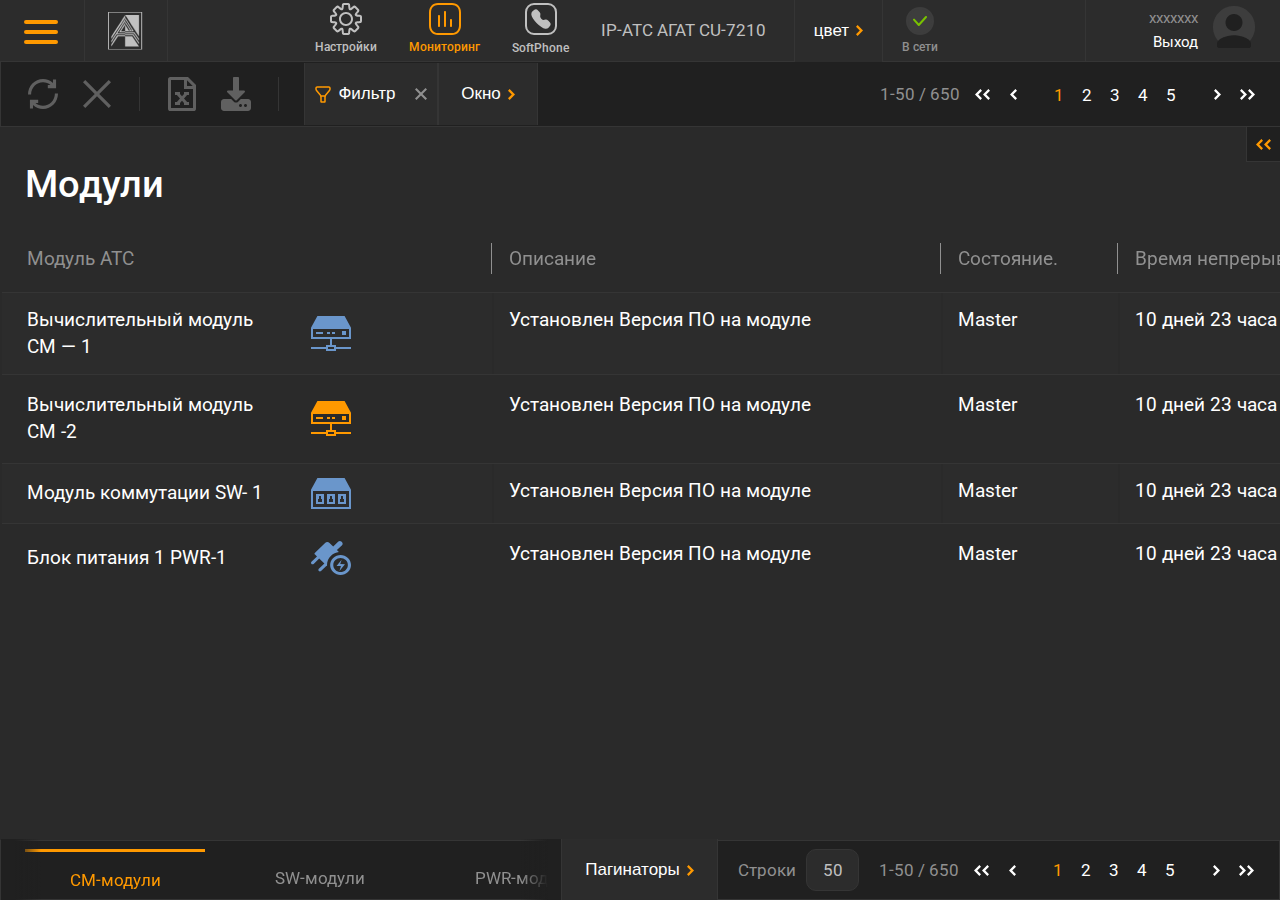
<file: powerUnit.html>
<!DOCTYPE html>
<html lang="en">
    <head>
        <meta charset="UTF-8">
        <meta http-equiv="X-UA-Compatible" content="IE=edge">
        <title>agant</title>
        <link rel="stylesheet" href="./styles/style.css">
        <link rel="stylesheet" href="./styles/adaptive.css">
        <link rel="icon" href="./img/icon.png" type="image/x-icon">
        <link href="./styles/datapicker.css" rel="stylesheet">
        <link rel="stylesheet" href='./styles/lib.css' />
        <link rel="stylesheet" href="./styles/swiper.css" />
        <link rel="stylesheet" href='./styles/aos.css'>
        <link rel="stylesheet" href="./styles/jquery-ui.css">
        <link rel="stylesheet" href="./styles/newStyle.css">
        <style>
        .accordion:after {
            content: url("/img/arr-accordion.svg");
        }
        .active:after {
            content: url("/img/acc-active.svg");
        }
    </style>
    </head>
    <body>
        <header>
            <div class="header-container">
                <div class="header-mob">
                    <div class="hamburger-menu">
                        <input id="menu__toggle" type="checkbox" />
                        <label class="menu__btn" for="menu__toggle">
                            <span class="span-burger"></span>
                        </label>
                        <div class="menu__box">
                            <div class="left-menu">
                                <div class="left-menu-link">
                                    <div class="left-menu-link-block">
                                        <button class="accordion">
                                            <span class="accordion-text">
                                                <span>
                                                    <svg xmlns="http://www.w3.org/2000/svg" width="46" height="46" viewBox="0 0 46 46" fill="none">
                                                        <rect width="46" height="46" rx="10" fill="#3D3D3D" />
                                                        <path fill-rule="evenodd" clip-rule="evenodd" d="M12 23C12 29.0751 16.9249 34 23 34C29.0751 34 34 29.0751 34 23C34 16.9249 29.0751 12 23 12C16.9249 12 12 16.9249 12 23ZM23 10C15.8203 10 10 15.8203 10 23C10 30.1797 15.8203 36 23 36C30.1797 36 36 30.1797 36 23C36 15.8203 30.1797 10 23 10ZM24 17V19H22V17H24ZM24 29V22H22V29H24Z" fill="white" />
                                                    </svg>
                                                </span>
                                                О системе
                                            </span>
                                        </button>
                                        <div class="panel">
                                            <ul>
                                                <li>
                                                    <a href='index.html'>Лицензия</a>
                                                </li>
                                                <li>
                                                    <a href='module.html'>Настройки</a>
                                                </li>
                                                <li>
                                                    <a href='lineModule.html'>Роли доступа</a>
                                                </li>
                                                <li>
                                                    <a href='tracing.html'>Звуковые файлы</a>
                                                </li>
                                                <li>
                                                    <a href='powerUnit.html'>Синтез речи</a>
                                                </li>
                                                <li>
                                                    <a href='switching.html'>Распознование
                                                        речи</a>
                                                </li>
                                                <li>
                                                    <a href='login.html'>Ресурсы</a>
                                                </li>
                                                <li>
                                                    <a href>Архивация</a>
                                                </li>
                                                <li>
                                                    <a href>Разархивация</a>
                                                </li>
                                                <li>
                                                    <a href>Линейные модули</a>
                                                </li>
                                                <li>
                                                    <a href>Журнал событий</a>
                                                </li>
                                            </ul>
                                        </div>
                                    </div>
                                    <div class="left-menu-link-block">
                                        <button class="accordion">
                                            <span class="accordion-text">
                                                <span>
                                                    <svg xmlns="http://www.w3.org/2000/svg" width="46" height="46" viewBox="0 0 46 46" fill="none">
                                                        <rect x="0.000976562" width="46" height="46" rx="10" fill="#3D3D3D" />
                                                        <path fill-rule="evenodd" clip-rule="evenodd"
                                                            d="M31.001 14H27.001C26.4487 14 26.001 14.4477 26.001 15V19C26.001 19.5523 26.4487 20 27.001 20H31.001C31.5533 20 32.001 19.5523 32.001 19V15C32.001 14.4477 31.5533 14 31.001 14ZM27.001 12C25.3441 12 24.001 13.3431 24.001 15V19C24.001 20.6569 25.3441 22 27.001 22H31.001C32.6578 22 34.001 20.6569 34.001 19V15C34.001 13.3431 32.6578 12 31.001 12H27.001ZM15.001 26H19.001C19.5533 26 20.001 26.4477 20.001 27V31C20.001 31.5523 19.5533 32 19.001 32H15.001C14.4487 32 14.001 31.5523 14.001 31V27C14.001 26.4477 14.4487 26 15.001 26ZM12.001 27C12.001 25.3431 13.3441 24 15.001 24H19.001C20.6578 24 22.001 25.3431 22.001 27V31C22.001 32.6569 20.6578 34 19.001 34H15.001C13.3441 34 12.001 32.6569 12.001 31V27ZM27.001 26H31.001C31.5533 26 32.001 26.4477 32.001 27V31C32.001 31.5523 31.5533 32 31.001 32H27.001C26.4487 32 26.001 31.5523 26.001 31V27C26.001 26.4477 26.4487 26 27.001 26ZM24.001 27C24.001 25.3431 25.3441 24 27.001 24H31.001C32.6578 24 34.001 25.3431 34.001 27V31C34.001 32.6569 32.6578 34 31.001 34H27.001C25.3441 34 24.001 32.6569 24.001 31V27ZM15.001 14H19.001C19.5533 14 20.001 14.4477 20.001 15V19C20.001 19.5523 19.5533 20 19.001 20H15.001C14.4487 20 14.001 19.5523 14.001 19V15C14.001 14.4477 14.4487 14 15.001 14ZM12.001 15C12.001 13.3431 13.3441 12 15.001 12H19.001C20.6578 12 22.001 13.3431 22.001 15V19C22.001 20.6569 20.6578 22 19.001 22H15.001C13.3441 22 12.001 20.6569 12.001 19V15Z"
                                                            fill="white" />
                                                    </svg>
                                                </span>
                                                Ресурсы
                                            </span>
                                        </button>
                                        <div class="panel">
                                            <ul>
                                                <li>
                                                    <a href='index.html'>Лицензия</a>
                                                </li>
                                                <li>
                                                    <a href='module.html'>Настройки</a>
                                                </li>
                                                <li>
                                                    <a href='lineModule.html'>Роли доступа</a>
                                                </li>
                                                <li>
                                                    <a href='tracing.html'>Звуковые файлы</a>
                                                </li>
                                                <li>
                                                    <a href='powerUnit.html'>Синтез речи</a>
                                                </li>
                                                <li>
                                                    <a href='switching.html'>Распознование
                                                        речи</a>
                                                </li>
                                                <li>
                                                    <a href='login.html'>Ресурсы</a>
                                                </li>
                                                <li>
                                                    <a href>Архивация</a>
                                                </li>
                                                <li>
                                                    <a href>Разархивация</a>
                                                </li>
                                                <li>
                                                    <a href>Линейные модули</a>
                                                </li>
                                                <li>
                                                    <a href>Журнал событий</a>
                                                </li>
                                            </ul>
                                        </div>
                                    </div>
                                    <div class="left-menu-link-block">
                                        <button class="accordion">
                                            <span class="accordion-text">
                                                <span>
                                                    <svg xmlns="http://www.w3.org/2000/svg" width="46" height="46" viewBox="0 0 46 46" fill="none">
                                                        <rect width="46" height="46" rx="10" fill="#2C2C2C" />
                                                        <path fill-rule="evenodd" clip-rule="evenodd" d="M12 12C12 11.4477 12.4477 11 13 11H29.8C32.1196 11 34 12.8804 34 15.2V29.8C34 32.1196 32.1196 34 29.8 34H19V36H17V34H13C12.4477 34 12 33.5523 12 33V12ZM19 32H29.8C31.015 32 32 31.015 32 29.8V15.2C32 13.985 31.015 13 29.8 13H19V32ZM17 13V32H14V13H17ZM29 20H22V18H29V20Z" fill="white" />
                                                    </svg>
                                                </span>
                                                Журнал событий
                                            </span>
                                        </button>
                                        <div class="panel">
                                            <ul>
                                                <li>
                                                    <a href='index.html'>Лицензия</a>
                                                </li>
                                                <li>
                                                    <a href='module.html'>Настройки</a>
                                                </li>
                                                <li>
                                                    <a href='lineModule.html'>Роли доступа</a>
                                                </li>
                                                <li>
                                                    <a href='tracing.html'>Звуковые файлы</a>
                                                </li>
                                                <li>
                                                    <a href='powerUnit.html'>Синтез речи</a>
                                                </li>
                                                <li>
                                                    <a href='switching.html'>Распознование
                                                        речи</a>
                                                </li>
                                                <li>
                                                    <a href='login.html'>Ресурсы</a>
                                                </li>
                                                <li>
                                                    <a href>Архивация</a>
                                                </li>
                                                <li>
                                                    <a href>Разархивация</a>
                                                </li>
                                                <li>
                                                    <a href>Линейные модули</a>
                                                </li>
                                                <li>
                                                    <a href>Журнал событий</a>
                                                </li>
                                            </ul>
                                        </div>
                                    </div>
                                    <div class="left-menu-link-block">
                                        <button class="accordion">
                                            <span class="accordion-text">
                                                <span>
                                                    <svg xmlns="http://www.w3.org/2000/svg" width="46" height="46" viewBox="0 0 46 46" fill="none">
                                                        <rect width="46" height="46" rx="10" fill="#3D3D3D" />
                                                        <path fill-rule="evenodd" clip-rule="evenodd"
                                                            d="M23.0006 9C19.1355 9 16.001 12.1323 16 15.9977C15.9879 19.8514 19.1018 22.9869 22.955 23L22.9584 23H23.0006C26.8668 23 30 19.865 30 15.9994C30 12.1335 26.8666 9 23.0006 9ZM18 15.9994C18 13.2383 20.239 11 23.0006 11C25.762 11 28 13.238 28 15.9994C28 18.761 25.7617 21 23.0006 21H22.9601C20.2122 20.9898 17.9907 18.7527 18 16.0028H18V15.9994ZM23.0006 25C20.5448 25 18.1321 25.2216 16.301 25.971C15.3734 26.3506 14.5409 26.8871 13.9387 27.6501C13.3247 28.428 13 29.3791 13 30.4839C13 31.5872 13.3221 32.5388 13.9321 33.3192C14.5309 34.0852 15.36 34.6266 16.2866 35.0111C18.1156 35.77 20.5296 36 23.0006 36C25.4565 36 27.8689 35.778 29.6997 35.0284C30.6271 34.6487 31.4595 34.1121 32.0615 33.3492C32.6753 32.5715 33 31.6206 33 30.5161C33 29.4131 32.678 28.4617 32.0681 27.6815C31.4694 26.9156 30.6405 26.3741 29.7141 25.9895C27.8854 25.2303 25.4717 25 23.0006 25ZM15 30.4839C15 29.7948 15.1935 29.2884 15.5086 28.8892C15.8355 28.4751 16.3428 28.1149 17.0585 27.822C18.5141 27.2263 20.6016 27 23.0006 27C25.4105 27 27.4965 27.2344 28.9473 27.8366C29.6606 28.1327 30.1663 28.4961 30.4924 28.9132C30.8072 29.3159 31 29.8257 31 30.5161C31 31.2048 30.8066 31.711 30.4915 32.1103C30.1648 32.5243 29.6575 32.8846 28.9419 33.1775C27.4867 33.7733 25.3994 34 23.0006 34C20.5906 34 18.5042 33.766 17.0532 33.1638C16.3397 32.8678 15.8339 32.5045 15.5078 32.0874C15.1929 31.6846 15 31.1747 15 30.4839Z"
                                                            fill="white" />
                                                    </svg>
                                                </span>
                                                Журнал действий
                                                пользователя
                                            </span>
                                        </button>
                                        <div class="panel">
                                            <ul>
                                                <li>
                                                    <a href='index.html'>Лицензия</a>
                                                </li>
                                                <li>
                                                    <a href='module.html'>Настройки</a>
                                                </li>
                                                <li>
                                                    <a href='lineModule.html'>Роли доступа</a>
                                                </li>
                                                <li>
                                                    <a href='tracing.html'>Звуковые файлы</a>
                                                </li>
                                                <li>
                                                    <a href='powerUnit.html'>Синтез речи</a>
                                                </li>
                                                <li>
                                                    <a href='switching.html'>Распознование
                                                        речи</a>
                                                </li>
                                                <li>
                                                    <a href='login.html'>Ресурсы</a>
                                                </li>
                                                <li>
                                                    <a href>Архивация</a>
                                                </li>
                                                <li>
                                                    <a href>Разархивация</a>
                                                </li>
                                                <li>
                                                    <a href>Линейные модули</a>
                                                </li>
                                                <li>
                                                    <a href>Журнал событий</a>
                                                </li>
                                            </ul>
                                        </div>
                                    </div>
                                    <div class="left-menu-link-block">
                                        <button class="accordion">
                                            <span class="accordion-text">
                                                <span>
                                                    <svg xmlns="http://www.w3.org/2000/svg" width="46" height="46" viewBox="0 0 46 46" fill="none">
                                                        <rect width="46" height="46" rx="10" fill="#3D3D3D" />
                                                        <path fill-rule="evenodd" clip-rule="evenodd"
                                                            d="M13.7594 15.7984C13.7863 15.773 13.8399 15.7225 13.8922 15.6659C14.7444 14.842 15.3468 14.3893 15.7947 14.1672C16.2057 13.9634 16.423 13.9824 16.5905 14.0364C16.8268 14.1125 17.1299 14.3157 17.6149 14.7754C17.8487 14.997 18.0994 15.2526 18.3917 15.5509L18.3986 15.5579L18.3986 15.5579C18.6851 15.8502 19.0051 16.1769 19.3616 16.5224C19.9387 17.0821 19.9864 17.416 19.9808 17.6262C19.977 17.7705 19.9427 17.9397 19.8686 18.1732C19.8316 18.2896 19.7886 18.4106 19.7384 18.5501L19.7232 18.5921L19.7232 18.5922C19.6785 18.7163 19.6285 18.855 19.5812 18.9968C19.3639 19.6491 19.1599 20.4914 19.42 21.5188C19.674 22.5223 20.3351 23.5665 21.5459 24.7403C22.7589 25.9162 23.8295 26.5491 24.8459 26.7905C25.8816 27.0365 26.7305 26.8437 27.3977 26.6341C27.5431 26.5885 27.6852 26.5402 27.8132 26.4967L27.8132 26.4967L27.8566 26.4819C28.0003 26.4332 28.1262 26.391 28.2477 26.3546C28.4911 26.2818 28.6741 26.2459 28.835 26.2418C29.085 26.2354 29.444 26.2966 30.0194 26.8542C30.3717 27.1957 30.7048 27.5029 31.0034 27.7782L31.0207 27.7942C31.328 28.0776 31.5913 28.3209 31.8194 28.5476C32.2955 29.021 32.498 29.3105 32.5716 29.5261C32.6183 29.6627 32.6446 29.8492 32.4404 30.2364C32.2149 30.6639 31.7518 31.2446 30.9029 32.0698C30.8446 32.1204 30.7924 32.1726 30.766 32.1989L30.7659 32.1989L30.7576 32.2072L30.7538 32.211C30.7063 32.2582 30.6622 32.302 30.6099 32.3502C30.5057 32.4463 30.3756 32.5533 30.2099 32.6525C29.8915 32.8434 29.3873 33.0395 28.6019 32.9934C26.9754 32.8979 24.0204 31.7516 19.1228 27.0039C14.2185 22.2497 13.0516 19.3953 12.9543 17.8492C12.9076 17.1087 13.103 16.6354 13.295 16.3337C13.3955 16.1758 13.5045 16.0508 13.6036 15.9496C13.6534 15.8988 13.6987 15.8559 13.7474 15.8097L13.7475 15.8097L13.7508 15.8065L13.7594 15.7984ZM19.821 14.1519L19.8209 14.1518L19.8155 14.1463L19.8155 14.1463C19.5313 13.8562 19.255 13.5743 18.9908 13.3239C18.4768 12.8367 17.8974 12.3563 17.2041 12.1328C16.4419 11.8871 15.6824 11.9904 14.9061 12.3755C14.1708 12.7401 13.3824 13.3743 12.4753 14.254C12.4567 14.272 12.4389 14.2907 12.4218 14.31C12.4209 14.3109 12.4197 14.3121 12.4181 14.3136C12.4113 14.3202 12.398 14.3331 12.3754 14.3545L12.3675 14.3619L12.3675 14.362C12.3206 14.4064 12.2515 14.4718 12.175 14.5499C12.0105 14.7177 11.804 14.9515 11.6077 15.2599C11.2061 15.8908 10.883 16.7803 10.9582 17.975C11.1046 20.2993 12.7435 23.6052 17.7307 28.4399C22.7235 33.2799 26.1207 34.8511 28.4847 34.9899C29.6945 35.0609 30.5951 34.7534 31.238 34.3681C31.553 34.1793 31.7927 33.9801 31.9657 33.8205C32.046 33.7465 32.1133 33.6796 32.1591 33.6341L32.1591 33.6341L32.167 33.6263C32.1891 33.6043 32.2024 33.5914 32.2091 33.5849C32.2107 33.5834 32.2119 33.5822 32.2127 33.5814C32.2325 33.5649 32.2517 33.5477 32.2702 33.5298C33.1743 32.6536 33.8304 31.8881 34.2094 31.1694C34.6119 30.4063 34.7257 29.6454 34.4643 28.8799C34.2299 28.1932 33.7288 27.6257 33.2295 27.1293C32.9698 26.8712 32.6775 26.6015 32.3766 26.324L32.3649 26.3132C32.0632 26.0349 31.7455 25.7419 31.4112 25.4179C30.5391 24.5728 29.6835 24.2194 28.7839 24.2424C28.3698 24.253 27.9943 24.3428 27.6742 24.4386C27.5139 24.4866 27.3569 24.5395 27.2139 24.588L27.1712 24.6025C27.0402 24.647 26.9203 24.6877 26.7984 24.726C26.2775 24.8897 25.8351 24.9698 25.3081 24.8447C24.7618 24.7149 23.9984 24.3323 22.938 23.3043C21.8754 22.2742 21.4884 21.5401 21.3588 21.028C21.2352 20.5398 21.312 20.1294 21.4787 19.629C21.5178 19.5116 21.5594 19.3961 21.6053 19.2689L21.6202 19.2276C21.6701 19.0889 21.725 18.9353 21.7748 18.7784C21.8742 18.4653 21.9692 18.0926 21.9801 17.6793C22.0042 16.7742 21.6236 15.9301 20.7538 15.0866C20.4158 14.7589 20.1107 14.4476 19.821 14.1519ZM25.0332 12.8931C25.0923 12.344 25.5854 11.9468 26.1345 12.006C30.7971 12.508 34.5163 16.0824 35.0454 20.6575C35.1089 21.2062 34.7155 21.7024 34.1669 21.7658C33.6183 21.8292 33.1221 21.4359 33.0586 20.8873C32.6416 17.2812 29.695 14.4009 25.9204 13.9945C25.3713 13.9353 24.974 13.4423 25.0332 12.8931ZM25.0448 16.7309C25.147 16.1881 25.6699 15.831 26.2126 15.9332C28.617 16.3861 30.521 18.216 30.9974 20.5874C31.1062 21.1289 30.7555 21.656 30.214 21.7648C29.6725 21.8736 29.1454 21.5228 29.0366 20.9813C28.7265 19.4379 27.4754 18.2062 25.8424 17.8987C25.2997 17.7965 24.9426 17.2736 25.0448 16.7309Z"
                                                            fill="white" />
                                                    </svg>
                                                </span>
                                                Трасировка
                                                звонков
                                            </span>
                                        </button>
                                        <div class="panel">
                                            <ul>
                                                <li>
                                                    <a href='index.html'>Лицензия</a>
                                                </li>
                                                <li>
                                                    <a href='module.html'>Настройки</a>
                                                </li>
                                                <li>
                                                    <a href='lineModule.html'>Роли доступа</a>
                                                </li>
                                                <li>
                                                    <a href='tracing.html'>Звуковые файлы</a>
                                                </li>
                                                <li>
                                                    <a href='powerUnit.html'>Синтез речи</a>
                                                </li>
                                                <li>
                                                    <a href='switching.html'>Распознование
                                                        речи</a>
                                                </li>
                                                <li>
                                                    <a href='login.html'>Ресурсы</a>
                                                </li>
                                                <li>
                                                    <a href>Архивация</a>
                                                </li>
                                                <li>
                                                    <a href>Разархивация</a>
                                                </li>
                                                <li>
                                                    <a href>Линейные модули</a>
                                                </li>
                                                <li>
                                                    <a href>Журнал событий</a>
                                                </li>
                                            </ul>
                                        </div>
                                    </div>
                                    <div class="left-menu-link-block">
                                        <button class="accordion">
                                            <span class="accordion-text">
                                                <span>
                                                    <svg xmlns="http://www.w3.org/2000/svg" width="46" height="46" viewBox="0 0 46 46" fill="none">
                                                        <rect width="46" height="46" rx="10" fill="#3D3D3D" />
                                                        <path fill-rule="evenodd" clip-rule="evenodd"
                                                            d="M11 15.5714C11 14.1501 12.1501 13 13.5714 13H32.4286C33.8499 13 35 14.1501 35 15.5714V29.4286C35 30.8499 33.8499 32 32.4286 32H26.6954L23.8466 36.5322C23.6636 36.8233 23.3439 37 23 37C22.6561 37 22.3364 36.8233 22.1534 36.5322L19.3046 32H13.5714C12.1501 32 11 30.8499 11 29.4286V15.5714ZM13.5714 15C13.2547 15 13 15.2547 13 15.5714V29.4286C13 29.7453 13.2547 30 13.5714 30H19.8571C20.201 30 20.5208 30.1767 20.7038 30.4678L23 34.1209L25.2962 30.4678C25.4792 30.1767 25.799 30 26.1429 30H32.4286C32.7453 30 33 29.7453 33 29.4286V15.5714C33 15.2547 32.7453 15 32.4286 15H13.5714ZM29 21H17V19H29V21ZM27 26.0072H19V24.0072H27V26.0072Z"
                                                            fill="white" />
                                                    </svg>
                                                </span>
                                                Служба поддержки
                                                АГАТ РТ
                                            </span>
                                        </button>
                                        <div class="panel">
                                            <ul>
                                                <li>
                                                    <a href='index.html'>Лицензия</a>
                                                </li>
                                                <li>
                                                    <a href='module.html'>Настройки</a>
                                                </li>
                                                <li>
                                                    <a href='lineModule.html'>Роли доступа</a>
                                                </li>
                                                <li>
                                                    <a href='tracing.html'>Звуковые файлы</a>
                                                </li>
                                                <li>
                                                    <a href='powerUnit.html'>Синтез речи</a>
                                                </li>
                                                <li>
                                                    <a href='switching.html'>Распознование
                                                        речи</a>
                                                </li>
                                                <li>
                                                    <a href='login.html'>Ресурсы</a>
                                                </li>
                                                <li>
                                                    <a href>Архивация</a>
                                                </li>
                                                <li>
                                                    <a href>Разархивация</a>
                                                </li>
                                                <li>
                                                    <a href>Линейные модули</a>
                                                </li>
                                                <li>
                                                    <a href>Журнал событий</a>
                                                </li>
                                            </ul>
                                        </div>
                                    </div>
                                </div>
                            </div>
                        </div>
                    </div>
                    <a href class="logo-mob">
                        <img src="./img/Logo 2.png" alt>
                        <img src="./img/Logo-mob-light.png" alt>
                    </a>
                </div>
                <div class="header-logo">
                    <img src="./img/logo-agant.svg" alt>
                    <img src="./img/logo-agant-light.svg" alt>
                </div>
                <div class="header-container-middle">
                    <div class="header-container-middle-links">
                        <div class="header-settings">
                            <svg width="32" height="32" viewBox="0 0 32 32" fill="none" xmlns="http://www.w3.org/2000/svg">
                                <path fill-rule="evenodd" clip-rule="evenodd"
                                    d="M14.7593 6.81134e-06C14.7762 1.02684e-05 14.7931 1.37255e-05 14.81 1.37255e-05H17.19C17.207 1.37255e-05 17.2239 1.02684e-05 17.2408 6.81134e-06C17.6267 -7.11515e-05 18.0056 -0.000147685 18.3213 0.0405353C18.6791 0.0866487 19.0846 0.198148 19.437 0.517108C19.7895 0.836066 19.9408 1.22845 20.0223 1.57988C20.0942 1.88993 20.1318 2.267 20.1701 2.65104L20.1801 2.75111L20.2489 3.43923C20.334 4.2898 20.389 4.81303 20.4765 5.16111C20.4782 5.16774 20.4799 5.17419 20.4815 5.18047C20.4871 5.17719 20.4928 5.1738 20.4987 5.17029C20.8067 4.98608 21.2156 4.65499 21.8772 4.11369L22.4902 3.61214C22.7888 3.3677 23.0821 3.12769 23.3521 2.95929C23.6582 2.76841 24.0427 2.59793 24.5174 2.62161C24.9922 2.64529 25.3578 2.85318 25.6434 3.07357C25.8953 3.26801 26.1632 3.53601 26.4361 3.80896L28.1908 5.5637C28.4637 5.83653 28.7317 6.1044 28.9262 6.35637C29.1466 6.64197 29.3544 7.00754 29.3781 7.4823C29.4018 7.95706 29.2313 8.34149 29.0404 8.64761C28.872 8.91769 28.632 9.21091 28.3876 9.50956L27.8858 10.1228C27.3445 10.7844 27.0135 11.1932 26.8292 11.5013C26.8257 11.5072 26.8223 11.5129 26.8191 11.5185C26.8253 11.5201 26.8318 11.5218 26.8384 11.5234C27.1865 11.611 27.7097 11.666 28.5603 11.7511L29.349 11.8299C29.733 11.8682 30.1101 11.9059 30.4201 11.9778C30.7716 12.0592 31.164 12.2105 31.4829 12.563C31.8019 12.9154 31.9134 13.3209 31.9595 13.6787C32.0002 13.9944 32.0001 14.3733 32 14.7592V17.2408C32.0001 17.6267 32.0002 18.0056 31.9595 18.3213C31.9134 18.6791 31.8019 19.0846 31.4829 19.437C31.164 19.7895 30.7716 19.9408 30.4202 20.0223C30.1101 20.0942 29.733 20.1318 29.349 20.1701L29.2489 20.1801L28.5611 20.2489C27.7105 20.334 27.1873 20.3889 26.8392 20.4765C26.8326 20.4782 26.8261 20.4798 26.8199 20.4815C26.8231 20.4871 26.8265 20.4928 26.83 20.4987C27.0142 20.8067 27.3453 21.2156 27.8866 21.8772L28.3879 22.4898C28.6323 22.7885 28.8724 23.0817 29.0408 23.3517C29.2316 23.6579 29.4021 24.0423 29.3784 24.5171C29.3547 24.9918 29.1469 25.3574 28.9265 25.643C28.732 25.895 28.464 26.1629 28.1911 26.4357L26.4364 28.1904C26.1635 28.4634 25.8956 28.7314 25.6437 28.9258C25.3581 29.1462 24.9925 29.3541 24.5177 29.3777C24.043 29.4014 23.6585 29.2309 23.3524 29.0401C23.0824 28.8717 22.7891 28.6317 22.4905 28.3872L21.8773 27.8855C21.2157 27.3442 20.8068 27.0131 20.4988 26.8289C20.4929 26.8254 20.4872 26.822 20.4816 26.8187C20.48 26.825 20.4783 26.8314 20.4766 26.8381C20.3891 27.1861 20.3341 27.7094 20.249 28.5599L20.1801 29.2489L20.1701 29.349C20.1318 29.733 20.0942 30.1101 20.0223 30.4202C19.9408 30.7716 19.7895 31.164 19.437 31.4829C19.0846 31.8019 18.6791 31.9134 18.3213 31.9595C18.0056 32.0002 17.6267 32.0001 17.2408 32H14.7592C14.3733 32.0001 13.9944 32.0002 13.6787 31.9595C13.3209 31.9134 12.9154 31.8019 12.563 31.4829C12.2105 31.164 12.0592 30.7716 11.9778 30.4201C11.9059 30.1101 11.8682 29.733 11.8299 29.349L11.7511 28.5603C11.666 27.7098 11.611 27.1865 11.5234 26.8385C11.5218 26.8318 11.5201 26.8254 11.5185 26.8191C11.5129 26.8224 11.5072 26.8258 11.5013 26.8293C11.1932 27.0135 10.7844 27.3446 10.1228 27.8859L9.50926 28.3879C9.2106 28.6323 8.91738 28.8723 8.6473 29.0407C8.34118 29.2316 7.95674 29.4021 7.48198 29.3784C7.00723 29.3547 6.64166 29.1469 6.35605 28.9265C6.10409 28.732 5.83621 28.4641 5.56337 28.1911L3.80865 26.4364C3.5357 26.1635 3.2677 25.8957 3.07326 25.6437C2.85286 25.3581 2.64498 24.9925 2.6213 24.5177C2.59762 24.043 2.7681 23.6585 2.95898 23.3524C3.12738 23.0824 3.3674 22.7891 3.61185 22.4905L4.11364 21.8772C4.65494 21.2156 4.98603 20.8067 5.17024 20.4987C5.17375 20.4928 5.17714 20.4871 5.18042 20.4815C5.17414 20.4799 5.16769 20.4782 5.16106 20.4765C4.81298 20.389 4.28975 20.334 3.43918 20.2489L2.75113 20.1801L2.65104 20.1701C2.267 20.1318 1.88993 20.0942 1.57988 20.0223C1.22845 19.9408 0.836067 19.7895 0.517108 19.437C0.198148 19.0846 0.0866487 18.6791 0.0405353 18.3213C-0.000147685 18.0056 -7.11515e-05 17.6267 6.81134e-06 17.2408C1.02684e-05 17.2239 1.37255e-05 17.207 1.37255e-05 17.19V14.81C1.37255e-05 14.7931 1.02684e-05 14.7762 6.81134e-06 14.7593C-7.11515e-05 14.3733 -0.000147685 13.9944 0.0405353 13.6787C0.0866486 13.3209 0.198148 12.9154 0.517108 12.563C0.836069 12.2105 1.22845 12.0592 1.57989 11.9778C1.88993 11.9059 2.26699 11.8682 2.65102 11.8299C2.66784 11.8282 2.68467 11.8266 2.7015 11.8249L3.43997 11.751C4.29055 11.666 4.81377 11.611 5.16185 11.5234C5.16848 11.5217 5.17494 11.5201 5.18121 11.5185C5.17793 11.5129 5.17454 11.5071 5.17103 11.5013C4.98682 11.1932 4.65573 10.7843 4.11443 10.1228L3.64428 9.54813C3.63357 9.53504 3.62286 9.52196 3.61216 9.50889C3.36771 9.21023 3.12769 8.917 2.95929 8.64693C2.76841 8.34081 2.59793 7.95637 2.62161 7.48161C2.64529 7.00685 2.85317 6.64128 3.07356 6.35568C3.268 6.1037 3.536 5.83581 3.80896 5.56296C3.82091 5.55102 3.83287 5.53906 3.84483 5.5271L5.52778 3.84415C5.53975 3.83219 5.5517 3.82022 5.56365 3.80827C5.8365 3.53532 6.10438 3.26732 6.35636 3.07288C6.64197 2.85249 7.00753 2.6446 7.48229 2.62092C7.95705 2.59725 8.34149 2.76772 8.64761 2.9586C8.91768 3.12701 9.21091 3.36702 9.50957 3.61148C9.52264 3.62218 9.53572 3.63289 9.54882 3.6436L10.1229 4.11328C10.7845 4.65458 11.1933 4.98567 11.5014 5.16988C11.5072 5.17339 11.513 5.17678 11.5186 5.18007C11.5202 5.17379 11.5219 5.16734 11.5235 5.16071C11.6111 4.81262 11.6661 4.2894 11.7511 3.43883L11.8249 2.7015C11.8266 2.68466 11.8282 2.66783 11.8299 2.65102C11.8682 2.26699 11.9059 1.88993 11.9778 1.57989C12.0592 1.22845 12.2105 0.83607 12.563 0.517109C12.9154 0.198149 13.3209 0.0866486 13.6787 0.0405353C13.9944 -0.000147685 14.3733 -7.11515e-05 14.7593 6.81134e-06ZM13.9276 2.02502C13.9271 2.02718 13.9266 2.02939 13.9261 2.03164C13.8869 2.20062 13.8604 2.44594 13.815 2.90051L13.7412 3.63783C13.7388 3.66249 13.7363 3.68706 13.7339 3.71155C13.6586 4.46483 13.5912 5.13928 13.4631 5.64866C13.3304 6.176 13.0577 6.84049 12.331 7.1415C11.6043 7.44251 10.9416 7.16547 10.4749 6.88639C10.0241 6.61683 9.49961 6.18757 8.91377 5.70815C8.89471 5.69255 8.87558 5.6769 8.85639 5.66119L8.28234 5.19151C7.92877 4.90223 7.73657 4.74749 7.58938 4.65571C7.58742 4.65448 7.58549 4.65329 7.5836 4.65212C7.58184 4.65347 7.58003 4.65485 7.5782 4.65626C7.44087 4.76224 7.26503 4.93533 6.942 5.25836L5.25905 6.94131C4.93602 7.26435 4.76292 7.44019 4.65695 7.57752C4.65553 7.57935 4.65415 7.58115 4.6528 7.58292C4.65397 7.58481 4.65516 7.58673 4.65639 7.5887C4.74817 7.73589 4.90291 7.92809 5.1922 8.28166L5.66234 8.85628C5.67803 8.87546 5.69368 8.89458 5.70927 8.91363C6.18871 9.49948 6.61797 10.024 6.88754 10.4748C7.16662 10.9415 7.44365 11.6042 7.14264 12.3309C6.84163 13.0576 6.17715 13.3303 5.6498 13.463C5.14043 13.5911 4.46597 13.6585 3.71269 13.7337C3.6882 13.7362 3.66363 13.7386 3.63898 13.7411L2.90051 13.8149C2.44594 13.8604 2.20062 13.8869 2.03164 13.9261C2.02939 13.9266 2.02718 13.9271 2.02502 13.9276C2.02472 13.9298 2.02443 13.9321 2.02413 13.9344C2.00196 14.1064 2.00001 14.3532 2.00001 14.81V17.19C2.00001 17.6469 2.00196 17.8936 2.02413 18.0657C2.02443 18.0679 2.02472 18.0702 2.02502 18.0724C2.02718 18.0729 2.02938 18.0734 2.03164 18.074C2.19802 18.1125 2.43841 18.1388 2.87969 18.183C2.88658 18.1837 2.89351 18.1844 2.90049 18.1851L3.71195 18.2662C4.46521 18.3415 5.13965 18.4088 5.64901 18.537C6.17635 18.6696 6.84084 18.9423 7.14185 19.669C7.44286 20.3957 7.16583 21.0584 6.88675 21.5251C6.61718 21.9759 6.18792 22.5005 5.70849 23.0863L5.19189 23.7177C4.90261 24.0713 4.74786 24.2635 4.65608 24.4107C4.65486 24.4126 4.65366 24.4145 4.6525 24.4164C4.65385 24.4182 4.65523 24.42 4.65664 24.4218C4.76261 24.5592 4.93571 24.735 5.25874 25.058L6.94169 26.741C7.26472 27.064 7.44057 27.2371 7.5779 27.3431C7.57973 27.3445 7.58153 27.3459 7.58329 27.3472C7.58518 27.3461 7.58711 27.3449 7.58908 27.3436C7.73627 27.2519 7.92846 27.0971 8.28203 26.8078L8.91369 26.291C9.49952 25.8116 10.0241 25.3823 10.4748 25.1128C10.9415 24.8337 11.6042 24.5567 12.3309 24.8577C13.0576 25.1587 13.3303 25.8232 13.463 26.3505C13.5911 26.8599 13.6585 27.5343 13.7338 28.2876L13.815 29.0995C13.8604 29.5541 13.8869 29.7994 13.9261 29.9684C13.9266 29.9706 13.9271 29.9729 13.9276 29.975C13.9298 29.9753 13.9321 29.9756 13.9344 29.9759C14.1064 29.9981 14.3532 30 14.81 30H17.19C17.6469 30 17.8936 29.9981 18.0657 29.9759C18.0679 29.9756 18.0702 29.9753 18.0724 29.975C18.0729 29.9729 18.0734 29.9706 18.074 29.9684C18.1126 29.8019 18.1388 29.5614 18.1831 29.1196C18.1837 29.113 18.1844 29.1063 18.1851 29.0995L18.2663 28.2872C18.3415 27.5339 18.4089 26.8595 18.5371 26.3501C18.6697 25.8228 18.9424 25.1583 19.6691 24.8573C20.3958 24.5563 21.0585 24.8333 21.5252 25.1124C21.976 25.3819 22.5006 25.8112 23.0864 26.2906L23.7177 26.8072C24.0713 27.0964 24.2635 27.2512 24.4107 27.343C24.4126 27.3442 24.4146 27.3454 24.4164 27.3465C24.4182 27.3452 24.42 27.3438 24.4218 27.3424C24.5592 27.2364 24.735 27.0633 25.058 26.7403L26.741 25.0574C27.064 24.7343 27.2371 24.5585 27.3431 24.4212C27.3445 24.4193 27.3459 24.4175 27.3472 24.4158C27.3461 24.4139 27.3449 24.4119 27.3436 24.41C27.2519 24.2628 27.0971 24.0706 26.8078 23.717L26.2918 23.0863C25.8123 22.5004 25.3831 21.9759 25.1135 21.5251C24.8344 21.0584 24.5574 20.3957 24.8584 19.669C25.1594 18.9423 25.8239 18.6696 26.3513 18.537C26.8606 18.4088 27.5351 18.3414 28.2883 18.2662L29.0995 18.1851C29.5541 18.1396 29.7994 18.1131 29.9684 18.074C29.9706 18.0734 29.9729 18.0729 29.975 18.0724C29.9753 18.0702 29.9756 18.0679 29.9759 18.0657C29.9981 17.8936 30 17.6469 30 17.19V14.81C30 14.3532 29.9981 14.1064 29.9759 13.9344C29.9756 13.9321 29.9753 13.9298 29.975 13.9276C29.9729 13.9271 29.9706 13.9266 29.9684 13.9261C29.7994 13.8869 29.5541 13.8604 29.0995 13.815L28.2875 13.7338C27.5343 13.6585 26.8598 13.5911 26.3505 13.463C25.8231 13.3303 25.1586 13.0576 24.8576 12.3309C24.5566 11.6042 24.8337 10.9415 25.1127 10.4748C25.3823 10.0241 25.8116 9.49951 26.291 8.91367L26.8075 8.28235C27.0968 7.92878 27.2516 7.73658 27.3433 7.58939C27.3446 7.58742 27.3458 7.58549 27.3469 7.5836C27.3456 7.58184 27.3442 7.58004 27.3428 7.57821C27.2374 7.44166 27.0657 7.26703 26.7461 6.94747C26.7443 6.94566 26.7425 6.94384 26.7407 6.94201L25.0577 5.25905C24.7347 4.93602 24.5589 4.76292 24.4215 4.65695C24.4197 4.65554 24.4179 4.65416 24.4161 4.65281C24.4142 4.65397 24.4123 4.65517 24.4103 4.65639C24.2631 4.74818 24.071 4.90292 23.7174 5.1922L23.0863 5.70854C22.5005 6.18797 21.9759 6.61724 21.5251 6.8868C21.0584 7.16588 20.3958 7.44291 19.669 7.1419C18.9423 6.84089 18.6696 6.17641 18.537 5.64906C18.4088 5.1397 18.3415 4.46526 18.2662 3.712L18.1851 2.90049C18.1851 2.90044 18.1851 2.90054 18.1851 2.90049C18.1396 2.44603 18.1131 2.2006 18.074 2.03164C18.0734 2.02938 18.0729 2.02718 18.0724 2.02502C18.0702 2.02472 18.0679 2.02443 18.0657 2.02413C17.8936 2.00196 17.6469 2.00001 17.19 2.00001H14.81C14.3532 2.00001 14.1064 2.00196 13.9344 2.02413C13.9321 2.02443 13.9298 2.02472 13.9276 2.02502ZM16 11C13.2386 11 11 13.2386 11 16C11 18.7614 13.2386 21 16 21C18.7614 21 21 18.7614 21 16C21 13.2386 18.7614 11 16 11ZM9.00002 16C9.00002 12.134 12.134 9.00001 16 9.00001C19.866 9.00001 23 12.134 23 16C23 19.866 19.866 23 16 23C12.134 23 9.00002 19.866 9.00002 16Z"
                                    fill="#C0C0C0" />
                            </svg>
                            Настройки
                        </div>
                        <div class="header-settings header-settings-active">
                            <svg width="32" height="32" viewBox="0 0 32 32" fill="none" xmlns="http://www.w3.org/2000/svg">
                                <path fill-rule="evenodd" clip-rule="evenodd"
                                    d="M8.97143 0C6.27381 0 4.00564 0.961453 2.41675 2.66588C0.835124 4.36251 0 6.71531 0 9.3777V22.6223C0 25.2835 0.830821 27.6364 2.41095 29.3337C3.99861 31.039 6.26731 32 8.97143 32H23.0286C25.7327 32 28.0014 31.039 29.5891 29.3337C31.1692 27.6364 32 25.2835 32 22.6223V9.3777C32 6.71654 31.1692 4.36358 29.5891 2.66636C28.0014 0.961051 25.7327 0 23.0286 0H8.97143ZM2 9.3777C2 7.13052 2.70059 5.29446 3.87968 4.02964C5.0515 2.77261 6.76905 2 8.97143 2H23.0286C25.2388 2 26.9558 2.77301 28.1253 4.02917C29.3023 5.2934 30 7.12929 30 9.3777V22.6223C30 24.8707 29.3023 26.7066 28.1253 27.9708C26.9558 29.227 25.2388 30 23.0286 30H8.97143C6.76126 30 5.04425 29.227 3.87476 27.9708C2.69775 26.7066 2 24.8707 2 22.6223V9.3777ZM17 9C17 8.44771 16.5523 8 16 8C15.4477 8 15 8.44771 15 9V23C15 23.5523 15.4477 24 16 24C16.5523 24 17 23.5523 17 23V9ZM11 13C11 12.4477 10.5523 12 10 12C9.44771 12 9 12.4477 9 13V23C9 23.5523 9.44771 24 10 24C10.5523 24 11 23.5523 11 23V13ZM22 16C22.5523 16 23 16.4477 23 17V23C23 23.5523 22.5523 24 22 24C21.4477 24 21 23.5523 21 23V17C21 16.4477 21.4477 16 22 16Z"
                                    fill="#FF9900" />
                            </svg>
                            Мониторинг
                        </div>
                        <div class="header-settings">
                            <svg width="34" height="34" viewBox="0 0 34 34" fill="none" xmlns="http://www.w3.org/2000/svg">
                                <rect x="2" y="2" width="30" height="30" rx="8" stroke="#C0C0C0" stroke-width="2" />
                                <path fill-rule="evenodd" clip-rule="evenodd" d="M16.5711 17.4331C20.2277 21.0887 21.0573 16.8596 23.3855 19.1862C25.6301 21.4301 26.9201 21.8797 24.0763 24.7227C23.7201 25.009 21.4568 28.4532 13.5029 20.5014C5.54797 12.5487 8.99011 10.2832 9.27646 9.92704C12.1272 7.07611 12.569 8.37368 14.8136 10.6176C17.1418 12.9452 12.9144 13.7775 16.5711 17.4331Z" stroke="#C0C0C0" stroke-width="2" stroke-linecap="round" stroke-linejoin="round" />
                            </svg>
                            SoftPhone
                        </div>
                        <p>
                            IP-АТС АГАТ CU-7210
                        </p>
                    </div>
                    <div class="header-container-middle-part">
                        <div class="dropdown">
                            <button class="dropbtn colors-btn">
                                <span class="colors-btn-text-desktop">Цветовая схема</span>
                                <span class="colors-btn-text-mob">цвет</span>
                                <svg width="7" height="11" viewBox="0 0 7 11" fill="none" xmlns="http://www.w3.org/2000/svg">
                                    <path fill-rule="evenodd" clip-rule="evenodd" d="M3.77448 5.50024L-4.08854e-07 1.64676L1.61276 0.00024407L7 5.50024L1.61276 11.0002L-7.19716e-08 9.35373L3.77448 5.50024Z" fill="#FF9900" />
                                </svg>
                            </button>
                            <div class="dropdown-content">
                                <div id='theme-light' class="dropdown-content-block">
                                    <p>Светлая тема</p>
                                    <svg xmlns="http://www.w3.org/2000/svg" width="66" height="20" viewBox="0 0 66 20" fill="none">
                                        <rect width="20" height="20" fill="#EBEBEB" />
                                        <rect x="46" width="20" height="20" fill="#E4F1FF" />
                                        <rect x="23" width="20" height="20" fill="#203F9A" />
                                    </svg>
                                </div>
                                <div id='theme-dark' class="dropdown-content-block">
                                    <p>Тёмная тема</p>
                                    <svg xmlns="http://www.w3.org/2000/svg" width="66" height="20" viewBox="0 0 66 20" fill="none">
                                        <rect width="20" height="20" fill="#202020" />
                                        <rect x="46" width="20" height="20" fill="#909090" />
                                        <rect x="23" width="20" height="20" fill="#FDAB0B" />
                                    </svg>
                                </div>
                                <div class="dropdown-content-block">
                                    <p>Другая тема</p>
                                    <svg xmlns="http://www.w3.org/2000/svg" width="66" height="20" viewBox="0 0 66 20" fill="none">
                                        <rect x="46" width="20" height="20" fill="#5E647A" />
                                        <rect width="20" height="20" fill="#EBEBEB" />
                                        <rect x="23" width="20" height="20" fill="#B91600" />
                                    </svg>
                                </div>
                            </div>
                        </div>
                        <div class="header-container-state">
                            <div class="header-container-state-block">
                                <div class="header-container-state-block-ellipse">
                                    <img src="./img/tick-green.svg" alt>
                                </div>
                                <p>
                                    В сети
                                </p>
                            </div>
                            <div class="header-container-state-block">
                                <div class="header-container-state-block-ellipse">
                                    <img src="./img/minus-yellow.svg" alt>
                                </div>
                                <p>
                                    Не на месте
                                </p>
                            </div>
                            <div class="header-container-state-block">
                                <div class="header-container-state-block-ellipse">
                                    <img src="./img/points.svg" alt>
                                </div>
                                <p>
                                    Занят
                                </p>
                            </div>
                            <div class="header-container-state-block">
                                <div class="header-container-state-block-ellipse">
                                    <img src="./img/ellipse.svg" alt>
                                </div>
                                <p>
                                    Невидимка
                                </p>
                            </div>
                            <div class="header-container-state-block">
                                <div class="header-container-state-block-ellipse">
                                    <img src="./img/close-red.svg" alt>
                                </div>
                                <p>
                                    Выход
                                </p>
                            </div>
                        </div>
                    </div>

                </div>
                <div class="header-container-lk">
                    <div class="header-container-lk-text">
                        <p>ххххххх</p>
                        <a href="/">Выход</a>
                    </div>
                    <div class="header-container-lk-img">
                        <img src="./img/lk.png" alt>
                        <img src="./img/lk-light.png" alt>
                    </div>
                </div>

            </div>
        </header>
        <section class="section-event-log">
            <div class="left-menu left-menu-desktop _hide">
                <div class="left-menu-link">
                    <div class="left-menu-link-block">
                        <button class="accordion">
                            <span class="accordion-text">
                                <span>
                                    <svg xmlns="http://www.w3.org/2000/svg" width="46" height="46" viewBox="0 0 46 46" fill="none">
                                        <rect width="46" height="46" rx="10" fill="#3D3D3D" />
                                        <path fill-rule="evenodd" clip-rule="evenodd" d="M12 23C12 29.0751 16.9249 34 23 34C29.0751 34 34 29.0751 34 23C34 16.9249 29.0751 12 23 12C16.9249 12 12 16.9249 12 23ZM23 10C15.8203 10 10 15.8203 10 23C10 30.1797 15.8203 36 23 36C30.1797 36 36 30.1797 36 23C36 15.8203 30.1797 10 23 10ZM24 17V19H22V17H24ZM24 29V22H22V29H24Z" fill="white" />
                                    </svg>
                                </span>
                                О системе
                            </span>
                        </button>
                        <div class="panel">
                            <ul>
                                <li>
                                    <a href='index.html'>Лицензия</a>
                                </li>
                                <li>
                                    <a href='module.html'>Настройки</a>
                                </li>
                                <li>
                                    <a href='lineModule.html'>Роли доступа</a>
                                </li>
                                <li>
                                    <a href='tracing.html'>Звуковые файлы</a>
                                </li>
                                <li>
                                    <a href='powerUnit.html'>Синтез речи</a>
                                </li>
                                <li>
                                    <a href='switching.html'>Распознование
                                        речи</a>
                                </li>
                                <li>
                                    <a href='login.html'>Ресурсы</a>
                                </li>
                                <li>
                                    <a href>Архивация</a>
                                </li>
                                <li>
                                    <a href>Разархивация</a>
                                </li>
                                <li>
                                    <a href>Линейные модули</a>
                                </li>
                                <li>
                                    <a href>Журнал событий</a>
                                </li>
                            </ul>
                        </div>
                    </div>
                    <div class="left-menu-link-block">
                        <button class="accordion">
                            <span class="accordion-text">
                                <span>
                                    <svg xmlns="http://www.w3.org/2000/svg" width="46" height="46" viewBox="0 0 46 46" fill="none">
                                        <rect x="0.000976562" width="46" height="46" rx="10" fill="#3D3D3D" />
                                        <path fill-rule="evenodd" clip-rule="evenodd"
                                            d="M31.001 14H27.001C26.4487 14 26.001 14.4477 26.001 15V19C26.001 19.5523 26.4487 20 27.001 20H31.001C31.5533 20 32.001 19.5523 32.001 19V15C32.001 14.4477 31.5533 14 31.001 14ZM27.001 12C25.3441 12 24.001 13.3431 24.001 15V19C24.001 20.6569 25.3441 22 27.001 22H31.001C32.6578 22 34.001 20.6569 34.001 19V15C34.001 13.3431 32.6578 12 31.001 12H27.001ZM15.001 26H19.001C19.5533 26 20.001 26.4477 20.001 27V31C20.001 31.5523 19.5533 32 19.001 32H15.001C14.4487 32 14.001 31.5523 14.001 31V27C14.001 26.4477 14.4487 26 15.001 26ZM12.001 27C12.001 25.3431 13.3441 24 15.001 24H19.001C20.6578 24 22.001 25.3431 22.001 27V31C22.001 32.6569 20.6578 34 19.001 34H15.001C13.3441 34 12.001 32.6569 12.001 31V27ZM27.001 26H31.001C31.5533 26 32.001 26.4477 32.001 27V31C32.001 31.5523 31.5533 32 31.001 32H27.001C26.4487 32 26.001 31.5523 26.001 31V27C26.001 26.4477 26.4487 26 27.001 26ZM24.001 27C24.001 25.3431 25.3441 24 27.001 24H31.001C32.6578 24 34.001 25.3431 34.001 27V31C34.001 32.6569 32.6578 34 31.001 34H27.001C25.3441 34 24.001 32.6569 24.001 31V27ZM15.001 14H19.001C19.5533 14 20.001 14.4477 20.001 15V19C20.001 19.5523 19.5533 20 19.001 20H15.001C14.4487 20 14.001 19.5523 14.001 19V15C14.001 14.4477 14.4487 14 15.001 14ZM12.001 15C12.001 13.3431 13.3441 12 15.001 12H19.001C20.6578 12 22.001 13.3431 22.001 15V19C22.001 20.6569 20.6578 22 19.001 22H15.001C13.3441 22 12.001 20.6569 12.001 19V15Z"
                                            fill="white" />
                                    </svg>
                                </span>
                                Ресурсы
                            </span>
                        </button>
                        <div class="panel">
                            <ul>
                                <li>
                                    <a href='index.html'>Лицензия</a>
                                </li>
                                <li>
                                    <a href='module.html'>Настройки</a>
                                </li>
                                <li>
                                    <a href='lineModule.html'>Роли доступа</a>
                                </li>
                                <li>
                                    <a href='tracing.html'>Звуковые файлы</a>
                                </li>
                                <li>
                                    <a href='powerUnit.html'>Синтез речи</a>
                                </li>
                                <li>
                                    <a href='switching.html'>Распознование
                                        речи</a>
                                </li>
                                <li>
                                    <a href='login.html'>Ресурсы</a>
                                </li>
                                <li>
                                    <a href>Архивация</a>
                                </li>
                                <li>
                                    <a href>Разархивация</a>
                                </li>
                                <li>
                                    <a href>Линейные модули</a>
                                </li>
                                <li>
                                    <a href>Журнал событий</a>
                                </li>
                            </ul>
                        </div>
                    </div>
                    <div class="left-menu-link-block">
                        <button class="accordion">
                            <span class="accordion-text">
                                <span>
                                    <svg xmlns="http://www.w3.org/2000/svg" width="46" height="46" viewBox="0 0 46 46" fill="none">
                                        <rect width="46" height="46" rx="10" fill="#2C2C2C" />
                                        <path fill-rule="evenodd" clip-rule="evenodd" d="M12 12C12 11.4477 12.4477 11 13 11H29.8C32.1196 11 34 12.8804 34 15.2V29.8C34 32.1196 32.1196 34 29.8 34H19V36H17V34H13C12.4477 34 12 33.5523 12 33V12ZM19 32H29.8C31.015 32 32 31.015 32 29.8V15.2C32 13.985 31.015 13 29.8 13H19V32ZM17 13V32H14V13H17ZM29 20H22V18H29V20Z" fill="white" />
                                    </svg>
                                </span>
                                Журнал событий
                            </span>
                        </button>
                        <div class="panel">
                            <ul>
                                <li>
                                    <a href='index.html'>Лицензия</a>
                                </li>
                                <li>
                                    <a href='module.html'>Настройки</a>
                                </li>
                                <li>
                                    <a href='lineModule.html'>Роли доступа</a>
                                </li>
                                <li>
                                    <a href='tracing.html'>Звуковые файлы</a>
                                </li>
                                <li>
                                    <a href='powerUnit.html'>Синтез речи</a>
                                </li>
                                <li>
                                    <a href='switching.html'>Распознование
                                        речи</a>
                                </li>
                                <li>
                                    <a href='login.html'>Ресурсы</a>
                                </li>
                                <li>
                                    <a href>Архивация</a>
                                </li>
                                <li>
                                    <a href>Разархивация</a>
                                </li>
                                <li>
                                    <a href>Линейные модули</a>
                                </li>
                                <li>
                                    <a href>Журнал событий</a>
                                </li>
                            </ul>
                        </div>
                    </div>
                    <div class="left-menu-link-block">
                        <button class="accordion">
                            <span class="accordion-text">
                                <span>
                                    <svg xmlns="http://www.w3.org/2000/svg" width="46" height="46" viewBox="0 0 46 46" fill="none">
                                        <rect width="46" height="46" rx="10" fill="#3D3D3D" />
                                        <path fill-rule="evenodd" clip-rule="evenodd"
                                            d="M23.0006 9C19.1355 9 16.001 12.1323 16 15.9977C15.9879 19.8514 19.1018 22.9869 22.955 23L22.9584 23H23.0006C26.8668 23 30 19.865 30 15.9994C30 12.1335 26.8666 9 23.0006 9ZM18 15.9994C18 13.2383 20.239 11 23.0006 11C25.762 11 28 13.238 28 15.9994C28 18.761 25.7617 21 23.0006 21H22.9601C20.2122 20.9898 17.9907 18.7527 18 16.0028H18V15.9994ZM23.0006 25C20.5448 25 18.1321 25.2216 16.301 25.971C15.3734 26.3506 14.5409 26.8871 13.9387 27.6501C13.3247 28.428 13 29.3791 13 30.4839C13 31.5872 13.3221 32.5388 13.9321 33.3192C14.5309 34.0852 15.36 34.6266 16.2866 35.0111C18.1156 35.77 20.5296 36 23.0006 36C25.4565 36 27.8689 35.778 29.6997 35.0284C30.6271 34.6487 31.4595 34.1121 32.0615 33.3492C32.6753 32.5715 33 31.6206 33 30.5161C33 29.4131 32.678 28.4617 32.0681 27.6815C31.4694 26.9156 30.6405 26.3741 29.7141 25.9895C27.8854 25.2303 25.4717 25 23.0006 25ZM15 30.4839C15 29.7948 15.1935 29.2884 15.5086 28.8892C15.8355 28.4751 16.3428 28.1149 17.0585 27.822C18.5141 27.2263 20.6016 27 23.0006 27C25.4105 27 27.4965 27.2344 28.9473 27.8366C29.6606 28.1327 30.1663 28.4961 30.4924 28.9132C30.8072 29.3159 31 29.8257 31 30.5161C31 31.2048 30.8066 31.711 30.4915 32.1103C30.1648 32.5243 29.6575 32.8846 28.9419 33.1775C27.4867 33.7733 25.3994 34 23.0006 34C20.5906 34 18.5042 33.766 17.0532 33.1638C16.3397 32.8678 15.8339 32.5045 15.5078 32.0874C15.1929 31.6846 15 31.1747 15 30.4839Z"
                                            fill="white" />
                                    </svg>
                                </span>
                                Журнал действий
                                пользователя
                            </span>
                        </button>
                        <div class="panel">
                            <ul>
                                <li>
                                    <a href='index.html'>Лицензия</a>
                                </li>
                                <li>
                                    <a href='module.html'>Настройки</a>
                                </li>
                                <li>
                                    <a href='lineModule.html'>Роли доступа</a>
                                </li>
                                <li>
                                    <a href='tracing.html'>Звуковые файлы</a>
                                </li>
                                <li>
                                    <a href='powerUnit.html'>Синтез речи</a>
                                </li>
                                <li>
                                    <a href='switching.html'>Распознование
                                        речи</a>
                                </li>
                                <li>
                                    <a href='login.html'>Ресурсы</a>
                                </li>
                                <li>
                                    <a href>Архивация</a>
                                </li>
                                <li>
                                    <a href>Разархивация</a>
                                </li>
                                <li>
                                    <a href>Линейные модули</a>
                                </li>
                                <li>
                                    <a href>Журнал событий</a>
                                </li>
                            </ul>
                        </div>
                    </div>
                    <div class="left-menu-link-block">
                        <button class="accordion">
                            <span class="accordion-text">
                                <span>
                                    <svg xmlns="http://www.w3.org/2000/svg" width="46" height="46" viewBox="0 0 46 46" fill="none">
                                        <rect width="46" height="46" rx="10" fill="#3D3D3D" />
                                        <path fill-rule="evenodd" clip-rule="evenodd"
                                            d="M13.7594 15.7984C13.7863 15.773 13.8399 15.7225 13.8922 15.6659C14.7444 14.842 15.3468 14.3893 15.7947 14.1672C16.2057 13.9634 16.423 13.9824 16.5905 14.0364C16.8268 14.1125 17.1299 14.3157 17.6149 14.7754C17.8487 14.997 18.0994 15.2526 18.3917 15.5509L18.3986 15.5579L18.3986 15.5579C18.6851 15.8502 19.0051 16.1769 19.3616 16.5224C19.9387 17.0821 19.9864 17.416 19.9808 17.6262C19.977 17.7705 19.9427 17.9397 19.8686 18.1732C19.8316 18.2896 19.7886 18.4106 19.7384 18.5501L19.7232 18.5921L19.7232 18.5922C19.6785 18.7163 19.6285 18.855 19.5812 18.9968C19.3639 19.6491 19.1599 20.4914 19.42 21.5188C19.674 22.5223 20.3351 23.5665 21.5459 24.7403C22.7589 25.9162 23.8295 26.5491 24.8459 26.7905C25.8816 27.0365 26.7305 26.8437 27.3977 26.6341C27.5431 26.5885 27.6852 26.5402 27.8132 26.4967L27.8132 26.4967L27.8566 26.4819C28.0003 26.4332 28.1262 26.391 28.2477 26.3546C28.4911 26.2818 28.6741 26.2459 28.835 26.2418C29.085 26.2354 29.444 26.2966 30.0194 26.8542C30.3717 27.1957 30.7048 27.5029 31.0034 27.7782L31.0207 27.7942C31.328 28.0776 31.5913 28.3209 31.8194 28.5476C32.2955 29.021 32.498 29.3105 32.5716 29.5261C32.6183 29.6627 32.6446 29.8492 32.4404 30.2364C32.2149 30.6639 31.7518 31.2446 30.9029 32.0698C30.8446 32.1204 30.7924 32.1726 30.766 32.1989L30.7659 32.1989L30.7576 32.2072L30.7538 32.211C30.7063 32.2582 30.6622 32.302 30.6099 32.3502C30.5057 32.4463 30.3756 32.5533 30.2099 32.6525C29.8915 32.8434 29.3873 33.0395 28.6019 32.9934C26.9754 32.8979 24.0204 31.7516 19.1228 27.0039C14.2185 22.2497 13.0516 19.3953 12.9543 17.8492C12.9076 17.1087 13.103 16.6354 13.295 16.3337C13.3955 16.1758 13.5045 16.0508 13.6036 15.9496C13.6534 15.8988 13.6987 15.8559 13.7474 15.8097L13.7475 15.8097L13.7508 15.8065L13.7594 15.7984ZM19.821 14.1519L19.8209 14.1518L19.8155 14.1463L19.8155 14.1463C19.5313 13.8562 19.255 13.5743 18.9908 13.3239C18.4768 12.8367 17.8974 12.3563 17.2041 12.1328C16.4419 11.8871 15.6824 11.9904 14.9061 12.3755C14.1708 12.7401 13.3824 13.3743 12.4753 14.254C12.4567 14.272 12.4389 14.2907 12.4218 14.31C12.4209 14.3109 12.4197 14.3121 12.4181 14.3136C12.4113 14.3202 12.398 14.3331 12.3754 14.3545L12.3675 14.3619L12.3675 14.362C12.3206 14.4064 12.2515 14.4718 12.175 14.5499C12.0105 14.7177 11.804 14.9515 11.6077 15.2599C11.2061 15.8908 10.883 16.7803 10.9582 17.975C11.1046 20.2993 12.7435 23.6052 17.7307 28.4399C22.7235 33.2799 26.1207 34.8511 28.4847 34.9899C29.6945 35.0609 30.5951 34.7534 31.238 34.3681C31.553 34.1793 31.7927 33.9801 31.9657 33.8205C32.046 33.7465 32.1133 33.6796 32.1591 33.6341L32.1591 33.6341L32.167 33.6263C32.1891 33.6043 32.2024 33.5914 32.2091 33.5849C32.2107 33.5834 32.2119 33.5822 32.2127 33.5814C32.2325 33.5649 32.2517 33.5477 32.2702 33.5298C33.1743 32.6536 33.8304 31.8881 34.2094 31.1694C34.6119 30.4063 34.7257 29.6454 34.4643 28.8799C34.2299 28.1932 33.7288 27.6257 33.2295 27.1293C32.9698 26.8712 32.6775 26.6015 32.3766 26.324L32.3649 26.3132C32.0632 26.0349 31.7455 25.7419 31.4112 25.4179C30.5391 24.5728 29.6835 24.2194 28.7839 24.2424C28.3698 24.253 27.9943 24.3428 27.6742 24.4386C27.5139 24.4866 27.3569 24.5395 27.2139 24.588L27.1712 24.6025C27.0402 24.647 26.9203 24.6877 26.7984 24.726C26.2775 24.8897 25.8351 24.9698 25.3081 24.8447C24.7618 24.7149 23.9984 24.3323 22.938 23.3043C21.8754 22.2742 21.4884 21.5401 21.3588 21.028C21.2352 20.5398 21.312 20.1294 21.4787 19.629C21.5178 19.5116 21.5594 19.3961 21.6053 19.2689L21.6202 19.2276C21.6701 19.0889 21.725 18.9353 21.7748 18.7784C21.8742 18.4653 21.9692 18.0926 21.9801 17.6793C22.0042 16.7742 21.6236 15.9301 20.7538 15.0866C20.4158 14.7589 20.1107 14.4476 19.821 14.1519ZM25.0332 12.8931C25.0923 12.344 25.5854 11.9468 26.1345 12.006C30.7971 12.508 34.5163 16.0824 35.0454 20.6575C35.1089 21.2062 34.7155 21.7024 34.1669 21.7658C33.6183 21.8292 33.1221 21.4359 33.0586 20.8873C32.6416 17.2812 29.695 14.4009 25.9204 13.9945C25.3713 13.9353 24.974 13.4423 25.0332 12.8931ZM25.0448 16.7309C25.147 16.1881 25.6699 15.831 26.2126 15.9332C28.617 16.3861 30.521 18.216 30.9974 20.5874C31.1062 21.1289 30.7555 21.656 30.214 21.7648C29.6725 21.8736 29.1454 21.5228 29.0366 20.9813C28.7265 19.4379 27.4754 18.2062 25.8424 17.8987C25.2997 17.7965 24.9426 17.2736 25.0448 16.7309Z"
                                            fill="white" />
                                    </svg>
                                </span>
                                Трасировка
                                звонков
                            </span>
                        </button>
                        <div class="panel">
                            <ul>
                                <li>
                                    <a href='index.html'>Лицензия</a>
                                </li>
                                <li>
                                    <a href='module.html'>Настройки</a>
                                </li>
                                <li>
                                    <a href='lineModule.html'>Роли доступа</a>
                                </li>
                                <li>
                                    <a href='tracing.html'>Звуковые файлы</a>
                                </li>
                                <li>
                                    <a href='powerUnit.html'>Синтез речи</a>
                                </li>
                                <li>
                                    <a href='switching.html'>Распознование
                                        речи</a>
                                </li>
                                <li>
                                    <a href='login.html'>Ресурсы</a>
                                </li>
                                <li>
                                    <a href>Архивация</a>
                                </li>
                                <li>
                                    <a href>Разархивация</a>
                                </li>
                                <li>
                                    <a href>Линейные модули</a>
                                </li>
                                <li>
                                    <a href>Журнал событий</a>
                                </li>
                            </ul>
                        </div>
                    </div>
                    <div class="left-menu-link-block">
                        <button class="accordion">
                            <span class="accordion-text">
                                <span>
                                    <svg xmlns="http://www.w3.org/2000/svg" width="46" height="46" viewBox="0 0 46 46" fill="none">
                                        <rect width="46" height="46" rx="10" fill="#3D3D3D" />
                                        <path fill-rule="evenodd" clip-rule="evenodd"
                                            d="M11 15.5714C11 14.1501 12.1501 13 13.5714 13H32.4286C33.8499 13 35 14.1501 35 15.5714V29.4286C35 30.8499 33.8499 32 32.4286 32H26.6954L23.8466 36.5322C23.6636 36.8233 23.3439 37 23 37C22.6561 37 22.3364 36.8233 22.1534 36.5322L19.3046 32H13.5714C12.1501 32 11 30.8499 11 29.4286V15.5714ZM13.5714 15C13.2547 15 13 15.2547 13 15.5714V29.4286C13 29.7453 13.2547 30 13.5714 30H19.8571C20.201 30 20.5208 30.1767 20.7038 30.4678L23 34.1209L25.2962 30.4678C25.4792 30.1767 25.799 30 26.1429 30H32.4286C32.7453 30 33 29.7453 33 29.4286V15.5714C33 15.2547 32.7453 15 32.4286 15H13.5714ZM29 21H17V19H29V21ZM27 26.0072H19V24.0072H27V26.0072Z"
                                            fill="white" />
                                    </svg>
                                </span>
                                Служба поддержки
                                АГАТ РТ
                            </span>
                        </button>
                        <div class="panel">
                            <ul>
                                <li>
                                    <a href='index.html'>Лицензия</a>
                                </li>
                                <li>
                                    <a href='module.html'>Настройки</a>
                                </li>
                                <li>
                                    <a href='lineModule.html'>Роли доступа</a>
                                </li>
                                <li>
                                    <a href='tracing.html'>Звуковые файлы</a>
                                </li>
                                <li>
                                    <a href='powerUnit.html'>Синтез речи</a>
                                </li>
                                <li>
                                    <a href='switching.html'>Распознование
                                        речи</a>
                                </li>
                                <li>
                                    <a href='login.html'>Ресурсы</a>
                                </li>
                                <li>
                                    <a href>Архивация</a>
                                </li>
                                <li>
                                    <a href>Разархивация</a>
                                </li>
                                <li>
                                    <a href>Линейные модули</a>
                                </li>
                                <li>
                                    <a href>Журнал событий</a>
                                </li>
                            </ul>
                        </div>
                    </div>
                </div>
            </div>
            <div class="section-event-log-container">
                <div class="section-event-log-top">
                    <button class="btn-menu-open _active">
                        <svg width="15" height="11" viewBox="0 0 15 11" fill="none" xmlns="http://www.w3.org/2000/svg">
                            <path fill-rule="evenodd" clip-rule="evenodd" d="M3.77448 5.5L1.22656e-06 1.64652L1.61276 2.11488e-07L7 5.5L1.61276 11L2.15915e-07 9.35348L3.77448 5.5Z" fill="#FF9900"></path>
                            <path fill-rule="evenodd" clip-rule="evenodd" d="M11.7745 5.5L8 1.64652L9.61276 2.11488e-07L15 5.5L9.61276 11L8 9.35348L11.7745 5.5Z" fill="#FF9900"></path>
                        </svg>
                    </button>
                    <div class="section-event-log-top-left">
                        <div class="section-event-log-top-btns">
                            <div class="section-event-log-top-part">
                                <svg class="reload-btn" xmlns="http://www.w3.org/2000/svg" width="34" height="34" viewBox="0 0 34 34" fill="none">
                                    <path fill-rule="evenodd" clip-rule="evenodd"
                                        d="M17 5.19222C10.4372 5.19222 5.10345 10.6949 5.10345 17.5L2 17.5C2 8.94729 8.70825 2 17 2C20.8314 2 24.3264 3.48541 26.9754 5.92424L26.9754 2.60297L30.0788 2.60297L30.0788 11.151L21.803 11.151L21.803 7.95881L24.5159 7.95881C22.4655 6.22763 19.8493 5.19222 17 5.19222ZM7.02463 28.0758L7.02463 31.397L3.92118 31.397L3.92118 22.849L12.197 22.849L12.197 26.0412L9.48413 26.0412C11.5345 27.7724 14.1507 28.8078 17 28.8078C23.5628 28.8078 28.8966 23.3051 28.8966 16.5L32 16.5C32 25.0527 25.2917 32 17 32C13.1686 32 9.67362 30.5146 7.02463 28.0758Z"
                                        fill="#606060" />
                                </svg>
                                <svg class="close-btn" xmlns="http://www.w3.org/2000/svg" width="34" height="34" viewBox="0 0 34 34" fill="none">
                                    <path fill-rule="evenodd" clip-rule="evenodd" d="M14.7261 17L3 5.27389L5.27389 3L17 14.7261L28.7261 3L31 5.27389L19.2739 17L31 28.7261L28.7261 31L17 19.2739L5.27389 31L3 28.7261L14.7261 17Z" fill="#606060" />
                                </svg>
                            </div>
                            <div class="section-event-log-top-part">
                                <svg class='ico1' xmlns="http://www.w3.org/2000/svg" width="34" height="34" viewBox="0 0 34 34" fill="none">
                                    <path d="M11.882 18L14.9931 21.5L11.8819 25H10V28H15V26.0078L17 23.7578L19 26.0077V28H24V25H22.1181L19.007 21.5L22.118 18H24V15H19V16.9922L17 19.2422L15 16.9921V15H10V18H11.882Z" fill="#606060" />
                                    <path fill-rule="evenodd" clip-rule="evenodd" d="M23 0L31 8.03448L31 31.6552C31 32.9502 29.9971 34 28.76 34H5.24003C4.00292 34 3.00004 32.9502 3.00004 31.6552L3 2.34483C3 1.04981 4.00288 0 5.24 0H23ZM6 3L6.00004 31H28L28 12H19V3H6ZM22 3.24749L27.7278 9H22V3.24749Z" fill="#606060" />
                                </svg>
                                <svg class='ico2' xmlns="http://www.w3.org/2000/svg" width="34" height="34" viewBox="0 0 34 34" fill="none">
                                    <path d="M15 0C14.4477 0 14 0.447715 14 1V13.5L9.00442 13.5C8.116 13.5 7.66871 14.572 8.29368 15.2035L16.2893 23.2819C16.6806 23.6773 17.3194 23.6773 17.7107 23.2819L25.7063 15.2035C26.3313 14.572 25.884 13.5 24.9956 13.5L20 13.5V1C20 0.447715 19.5523 0 19 0H15Z" fill="#606060" />
                                    <path fill-rule="evenodd" clip-rule="evenodd" d="M12.2064 22L14.8676 24.6888C16.0417 25.875 17.9581 25.875 19.1321 24.6888L21.7934 22H29C30.6569 22 32 23.3431 32 25V31C32 32.6569 30.6569 34 29 34H5C3.34315 34 2 32.6569 2 31V25C2 23.3431 3.34315 22 5 22H12.2064ZM25 28.5C25 27.6716 25.6716 27 26.5 27C27.3284 27 28 27.6716 28 28.5C28 29.3284 27.3284 30 26.5 30C25.6716 30 25 29.3284 25 28.5ZM21.5 27C20.6716 27 20 27.6716 20 28.5C20 29.3284 20.6716 30 21.5 30C22.3284 30 23 29.3284 23 28.5C23 27.6716 22.3284 27 21.5 27Z" fill="#606060" />
                                </svg>
                            </div>
                        </div>
                        <div class="section-event-log-top-btn-modal">
                            <div class="dropdown">
                                <button class="dropbtn btn-filter">
                                    <svg xmlns="http://www.w3.org/2000/svg" width="16" height="17" viewBox="0 0 16 17" fill="none">
                                        <path fill-rule="evenodd" clip-rule="evenodd"
                                            d="M7.99959 0.25H2.21653C1.09462 0.25 0.25 1.19589 0.25 2.27963V3.03277C0.25 3.72996 0.503017 4.40618 0.963963 4.9233L4.29143 9.05333C4.30321 9.06795 4.31553 9.08212 4.32837 9.09582C4.91515 9.72155 5.25 10.5738 5.25 11.4689V15L5.25 15.0328C5.24994 15.254 5.24989 15.4781 5.27021 15.6609C5.29092 15.8473 5.3463 16.157 5.59467 16.4053C5.84304 16.6537 6.15266 16.7091 6.33905 16.7298C6.5219 16.7501 6.74598 16.7501 6.9671 16.75H6.96714L7 16.75H7.25H8H9L9.03286 16.75H9.0329C9.25402 16.7501 9.4781 16.7501 9.66095 16.7298C9.84734 16.7091 10.157 16.6537 10.4053 16.4053C10.6537 16.157 10.7091 15.8473 10.7298 15.6609C10.7501 15.4781 10.7501 15.254 10.75 15.0328L10.75 15V11.4689C10.75 10.5738 11.0849 9.72155 11.6716 9.09582C11.6845 9.08212 11.6968 9.06795 11.7086 9.05333L15.036 4.9233C15.497 4.40618 15.75 3.72996 15.75 3.03277V2.27963C15.75 1.19589 14.9054 0.25 13.7835 0.25H8.00041V1.75H13.7835C14.0057 1.75 14.25 1.95125 14.25 2.27963V3.03277C14.25 3.37367 14.1243 3.69593 13.9091 3.93323C13.8993 3.94404 13.8898 3.95514 13.8806 3.96652L10.5574 8.09125C10.2361 8.43819 9.96967 8.82927 9.76303 9.25H6.23697C6.03033 8.82927 5.76392 8.43819 5.44257 8.09125L2.11937 3.96652C2.11021 3.95514 2.10072 3.94404 2.09091 3.93323C1.87571 3.69593 1.75 3.37367 1.75 3.03277V2.27963C1.75 1.95125 1.99428 1.75 2.21653 1.75H7.99959V0.25ZM6.69884 10.75C6.73274 10.9868 6.75 11.2271 6.75 11.4689V15C6.75 15.0964 6.75002 15.1778 6.7508 15.2492C6.82218 15.25 6.90355 15.25 7 15.25H7.25H8H9C9.09645 15.25 9.17782 15.25 9.2492 15.2492C9.24998 15.1778 9.25 15.0964 9.25 15V11.4689C9.25 11.2271 9.26726 10.9868 9.30116 10.75H6.69884Z"
                                            fill="#FF9900" />
                                    </svg>
                                    Фильтр
                                    <svg id='filterRemove' width="12" height="12" viewBox="0 0 12 12" fill="none" xmlns="http://www.w3.org/2000/svg">
                                        <path fill-rule="evenodd" clip-rule="evenodd" d="M4.51321 6L0 1.48679L1.48679 0L6 4.51321L10.5132 0L12 1.48679L7.48679 6L12 10.5132L10.5132 12L6 7.48679L1.48679 12L0 10.5132L4.51321 6Z" fill="#909090" />
                                    </svg>
                                </button>
                                <div class="dropdown-content dropdown-content-filter">
                                    <div class="radio">
                                        <label class="custom-radio">
                                            <input type="checkbox" name="color" value="indigo">
                                            <span>ID</span>
                                        </label>
                                    </div>
                                    <div class="radio">
                                        <div class="custom-radio">
                                            <input data-actionId='actions-item-date' type="checkbox" name="color" value="indigo" class='check-action'>
                                            <span>Дата</span>
                                            <span class="before"></span>
                                        </div>
                                    </div>
                                    <div class="radio">
                                        <div class="custom-radio">
                                            <input data-actionId='actions-item-time' type="checkbox" name="color" value="indigo" class='check-action'>
                                            <span>Время</span>
                                            <span class="before"></span>
                                        </div>
                                    </div>
                                    <div class="radio">
                                        <div class="custom-radio">
                                            <input data-actionId='actions-item-data' type="checkbox" name="color" value="indigo" class='check-action'>
                                            <span>Данные 1</span>
                                            <span class="before"></span>
                                        </div>
                                    </div>
                                    <div class="radio">
                                        <div class="custom-radio">
                                            <input data-actionId='actions-item-asr' type="checkbox" name="color" value="indigo" class='check-action'>
                                            <span>ASR</span>
                                            <span class="before"></span>
                                        </div>
                                    </div>
                                    <div class="radio">
                                        <div class="custom-radio">
                                            <input type="checkbox" name="color" value="indigo">
                                            <span>Сервис/служба/мод.</span>
                                            <span class="before"></span>
                                        </div>
                                    </div>
                                    <div class="radio">
                                        <div class="custom-radio">
                                            <input type="checkbox" name="color" value="indigo">
                                            <span>Состояние</span>
                                            <span class="before"></span>
                                        </div>
                                    </div>
                                    <div class="radio">
                                        <div class="custom-radio">
                                            <input type="checkbox" name="color" value="indigo">
                                            <span>Состояние</span>
                                            <span class="before"></span>
                                        </div>
                                    </div>
                                    <div class="radio">
                                        <div class="custom-radio">
                                            <input type="checkbox" name="color" value="indigo">
                                            <span>Описание события</span>
                                            <span class="before"></span>
                                        </div>
                                    </div>
                                    <div class="radio">
                                        <div class="custom-radio">
                                            <input type="checkbox" name="color" value="indigo">
                                            <span>Подробнее о событии</span>
                                            <span class="before"></span>
                                        </div>
                                    </div>
                                    <div class="radio">
                                        <div class="custom-radio">
                                            <input type="checkbox" name="color" value="indigo">
                                            <span>Данные 1</span>
                                            <span class="before"></span>
                                        </div>
                                    </div>
                                    <div class="radio">
                                        <div class="custom-radio">
                                            <input type="checkbox" name="color" value="indigo">
                                            <span>Прослушал/скачал</span>
                                            <span class="before"></span>
                                        </div>
                                    </div>
                                </div>
                            </div>
                            <div class="dropdown">
                                <button class="dropbtn btn-filter btn-window">
                                    Окно
                                    <svg xmlns="http://www.w3.org/2000/svg" width="7" height="11" viewBox="0 0 7 11" fill="none">
                                        <path fill-rule="evenodd" clip-rule="evenodd" d="M3.77448 5.5L-4.08854e-07 1.64652L1.61276 -3.50455e-07L7 5.5L1.61276 11L-7.19716e-08 9.35348L3.77448 5.5Z" fill="#FF9900" />
                                    </svg>
                                </button>
                                <div id='windowVisibleColumns' class="dropdown-content dropdown-content-filter">

                                </div>
                            </div>
                        </div>
                    </div>
                    <div class="section-event-log-navigation">
                        <p>1-50 / 650</p>
                        <div class="section-event-log-navigation-num">
                            <div class="section-event-log-navigation-num-arr">
                                <svg xmlns="http://www.w3.org/2000/svg" width="15" height="11" viewBox="0 0 15 11" fill="none">
                                    <path fill-rule="evenodd" clip-rule="evenodd" d="M11.2255 5.5L15 9.35348L13.3872 11L8 5.5L13.3872 -7.0496e-08L15 1.64652L11.2255 5.5Z" fill="#909090" />
                                    <path fill-rule="evenodd" clip-rule="evenodd" d="M3.22552 5.5L7 9.35348L5.38724 11L-9.34969e-07 5.5L5.38724 -7.0496e-08L7 1.64652L3.22552 5.5Z" fill="#909090" />
                                </svg>
                            </div>
                            <div id="pagination"></div>
                            <div class="section-event-log-navigation-num-arr">
                                <svg xmlns="http://www.w3.org/2000/svg" width="15" height="11" viewBox="0 0 15 11" fill="none">
                                    <path fill-rule="evenodd" clip-rule="evenodd" d="M3.77448 5.5L1.22656e-06 1.64652L1.61276 -6.8471e-08L7 5.5L1.61276 11L2.15915e-07 9.35348L3.77448 5.5Z" fill="white" />
                                    <path fill-rule="evenodd" clip-rule="evenodd" d="M11.7745 5.5L8 1.64652L9.61276 -6.8471e-08L15 5.5L9.61276 11L8 9.35348L11.7745 5.5Z" fill="white" />
                                </svg>
                            </div>
                        </div>
                    </div>
                </div>
                <div class="section-event-log-content">
                    <h1>Модули</h1>
                    <div class="section-actions">
                        <div id='actions-item-date' class="section-actions-item">
                            <span class="section-actions-item-name">Дата</span>
                            <div class="section-actions-item-date">
                                <input id='el1' type="text" value='17.01.2022'>
                            </div>
                            <div class="section-actions-item-date">
                                <input id='el2' type="text" value='17.01.2022'>
                            </div>
                            <div class="section-actions-item-buttons">
                                <button class="section-actions-item-button">
                                    <svg width="16" height="11" viewBox="0 0 16 11" fill="none" xmlns="http://www.w3.org/2000/svg">
                                        <path fill-rule="evenodd" clip-rule="evenodd" d="M6.84461 7.9529L14.5404 -6.38032e-08L16 1.54838L6.854 11L7.78489e-07 4.00778L1.45008 2.44957L6.84461 7.9529Z" fill="#FF9900" />
                                    </svg>
                                </button>
                                <button class="section-actions-item-button _remove">
                                    <img src="img/remove.svg" alt="remove">
                                </button>
                            </div>
                        </div>
                        <div id='actions-item-time' class="section-actions-item">
                            <span class="section-actions-item-name">Время</span>
                            <div class="section-actions-item-times">
                                <div class="section-actions-item-times-inputs">
                                    <span id='timeMin' class="section-actions-item-times-input">0:00</span>
                                    <span id='timeMax' class="section-actions-item-times-input">24:00</span>
                                </div>
                                <input class='dualRangeInput' type="range" name="Range" min='0' max='24' step='0.5' />
                            </div>
                            <div class="section-actions-item-buttons">
                                <button class="section-actions-item-button">
                                    <svg width="16" height="11" viewBox="0 0 16 11" fill="none" xmlns="http://www.w3.org/2000/svg">
                                        <path fill-rule="evenodd" clip-rule="evenodd" d="M6.84461 7.9529L14.5404 -6.38032e-08L16 1.54838L6.854 11L7.78489e-07 4.00778L1.45008 2.44957L6.84461 7.9529Z" fill="#FF9900" />
                                    </svg>
                                </button>
                                <button class="section-actions-item-button _remove">
                                    <img src="img/remove.svg" alt="remove">
                                </button>
                            </div>
                        </div>
                        <div id='actions-item-data' class="section-actions-item">
                            <span class="section-actions-item-name">Данные 1</span>
                            <input type="text" class="section-actions-item-input" value='Наша компания'>
                            <div class="section-actions-item-buttons">
                                <button class="section-actions-item-button">
                                    <svg width="16" height="11" viewBox="0 0 16 11" fill="none" xmlns="http://www.w3.org/2000/svg">
                                        <path fill-rule="evenodd" clip-rule="evenodd" d="M6.84461 7.9529L14.5404 -6.38032e-08L16 1.54838L6.854 11L7.78489e-07 4.00778L1.45008 2.44957L6.84461 7.9529Z" fill="#FF9900" />
                                    </svg>
                                </button>
                                <button class="section-actions-item-button _remove">
                                    <img src="img/remove.svg" alt="remove">
                                </button>
                            </div>
                        </div>
                        <div id='actions-item-asr' class="section-actions-item">
                            <span class="section-actions-item-name">Важн. ASR</span>
                            <input type="text" class="section-actions-item-input" value='0'>
                            <div class="section-actions-item-buttons">
                                <button class="section-actions-item-button">
                                    <svg width="16" height="11" viewBox="0 0 16 11" fill="none" xmlns="http://www.w3.org/2000/svg">
                                        <path fill-rule="evenodd" clip-rule="evenodd" d="M6.84461 7.9529L14.5404 -6.38032e-08L16 1.54838L6.854 11L7.78489e-07 4.00778L1.45008 2.44957L6.84461 7.9529Z" fill="#FF9900" />
                                    </svg>
                                </button>
                                <button class="section-actions-item-button _remove">
                                    <img src="img/remove.svg" alt="remove">
                                </button>
                            </div>
                        </div>
                    </div>
                    <div class="table-block">
                        <table id="table1" class='tableScroll colors'>
                            <thead>
                                <tr class="table-tr">
                                    <th class="table-data">Модуль АТС</th>
                                    <th class="table-time">Описание</th>
                                    <th class="table-service">Состояние.</th>
                                    <th class="table-sost">Время непрерывной работы</th>
                                </tr>

                            </thead>
                            <tbody class="table-tbody">
                                <tr class="table-tr">
                                    <td class="table-text">
                                        <div class='table-module'>
                                            <span>Вычислительный модуль CM — 1
                                            </span>
                                            <img loading="lazy" src="img/moduleOne.svg" width="40" height="35" alt="module">
                                        </div>
                                    </td>
                                    <td class="table-text">Установлен
                                        Версия ПО на модуле</td>
                                    <td class="table-text">Master</td>
                                    <td class="table-text">10 дней 23 часа 48 минут</td>
                                </tr>
                                <tr class="table-tr">
                                    <td class="table-text">
                                        <div class='table-module'>
                                            <span>Вычислительный модуль CM -2
                                            </span>
                                            <img loading="lazy" src="img/moduleTwo.svg" width="40" height="35" alt="module">
                                        </div>
                                    </td>
                                    <td class="table-text">Установлен
                                        Версия ПО на модуле</td>
                                    <td class="table-text">Master</td>
                                    <td class="table-text">10 дней 23 часа 48 минут</td>
                                </tr>
                                <tr class="table-tr">
                                    <td class="table-text">
                                        <div class='table-module'>
                                            <span>Модуль коммутации SW- 1

                                            </span>
                                            <img loading="lazy" src="img/moduleThree.svg" width="40" height="35" alt="module">
                                        </div>
                                    </td>
                                    <td class="table-text">Установлен
                                        Версия ПО на модуле</td>
                                    <td class="table-text">Master</td>
                                    <td class="table-text">10 дней 23 часа 48 минут</td>
                                </tr>
                                <tr class="table-tr">
                                    <td class="table-text">
                                        <div class='table-module'>
                                            <span>Блок питания 1 PWR-1
                                            </span>
                                            <img loading="lazy" src="img/moduleFour.svg" width="40" height="35" alt="module">
                                        </div>
                                    </td>
                                    <td class="table-text">Установлен
                                        Версия ПО на модуле</td>
                                    <td class="table-text">Master</td>
                                    <td class="table-text">10 дней 23 часа 48 минут</td>
                                </tr>
                            </tbody>
                        </table>
                    </div>
                    <div class="section-event-log-content-bottom">
                        <div class="section-event-log-content-bottom-left-parent">
                            <div class="section-event-log-content-bottom-left">
                                <div class="gradient-scroll"></div>
                                <div>
                                    <div class="section-event-log-content-bottom-left-block-active section-event-log-content-bottom-left-block">
                                        СМ-модули
                                    </div>
                                </div>
                                <div>
                                    <div class="section-event-log-content-bottom-left-block">
                                        SW-модули
                                    </div>
                                </div>
                                <div>
                                    <div class="section-event-log-content-bottom-left-block">
                                        PWR-модули
                                    </div>
                                </div>
                                <div>
                                    <div class="section-event-log-content-bottom-left-block">
                                        LN-модули
                                    </div>
                                </div>
                                <div class="gradient-scroll-right"></div>
                            </div>
                        </div>
                        <div class="dropdown _top">
                            <button class="dropbtn btn-filter btn-window">
                                Пагинаторы
                                <svg xmlns="http://www.w3.org/2000/svg" width="7" height="11" viewBox="0 0 7 11" fill="none">
                                    <path fill-rule="evenodd" clip-rule="evenodd" d="M3.77448 5.5L-4.08854e-07 1.64652L1.61276 -3.50455e-07L7 5.5L1.61276 11L-7.19716e-08 9.35348L3.77448 5.5Z" fill="#FF9900" />
                                </svg>
                            </button>
                            <div class="dropdown-content dropdown-content-filter">
                                <div class="radio">
                                    <label class="custom-radio">
                                        <input class='pagination-visible' type="radio" name="paginationVisible" value="top">
                                        <span>Включить только верхний</span>
                                    </label>
                                </div>
                                <div class="radio">
                                    <label class="custom-radio">
                                        <input class='pagination-visible' type="radio" name="paginationVisible" value="bottom">
                                        <span>Включить только нижний</span>
                                    </label>
                                </div>
                                <div class="radio">
                                    <label class="custom-radio">
                                        <input class='pagination-visible' type="radio" name="paginationVisible" value="all" checked>
                                        <span>Включить все</span>
                                    </label>
                                </div>
                                <div class="radio">
                                    <label class="custom-radio">
                                        <input class='pagination-visible' type="radio" name="paginationVisible" value="none">
                                        <span>отключить все</span>
                                    </label>
                                </div>
                            </div>
                        </div>
                        <div class="table-bottom-string">
                            <p>Строки</p>
                            <span>50</span>
                        </div>
                        <div class="section-event-log-navigation">
                            <p>1-50 / 650</p>
                            <div class="section-event-log-navigation-num">
                                <div class="section-event-log-navigation-num-arr">
                                    <svg xmlns="http://www.w3.org/2000/svg" width="15" height="11" viewBox="0 0 15 11" fill="none">
                                        <path fill-rule="evenodd" clip-rule="evenodd" d="M11.2255 5.5L15 9.35348L13.3872 11L8 5.5L13.3872 -7.0496e-08L15 1.64652L11.2255 5.5Z" fill="#909090" />
                                        <path fill-rule="evenodd" clip-rule="evenodd" d="M3.22552 5.5L7 9.35348L5.38724 11L-9.34969e-07 5.5L5.38724 -7.0496e-08L7 1.64652L3.22552 5.5Z" fill="#909090" />
                                    </svg>
                                </div>
                                <div id="pagination2"></div>
                                <div class="section-event-log-navigation-num-arr">
                                    <svg xmlns="http://www.w3.org/2000/svg" width="15" height="11" viewBox="0 0 15 11" fill="none">
                                        <path fill-rule="evenodd" clip-rule="evenodd" d="M3.77448 5.5L1.22656e-06 1.64652L1.61276 -6.8471e-08L7 5.5L1.61276 11L2.15915e-07 9.35348L3.77448 5.5Z" fill="white" />
                                        <path fill-rule="evenodd" clip-rule="evenodd" d="M11.7745 5.5L8 1.64652L9.61276 -6.8471e-08L15 5.5L9.61276 11L8 9.35348L11.7745 5.5Z" fill="white" />
                                    </svg>
                                </div>
                            </div>
                        </div>
                    </div>
                    <div class="section-event-log-content-popup-back"></div>
                    <div class="section-event-log-content-popup">
                        <div class="section-event-log-content-popup-content">
                            <div class="section-event-log-content-popup-content-scroll">
                                <span class='popup-content-resize' onmousedown="hook(event)"></span>
                                <button class="section-event-log-content-popup-content-open">
                                    <svg width="15" height="11" viewBox="0 0 15 11" fill="none" xmlns="http://www.w3.org/2000/svg">
                                        <path fill-rule="evenodd" clip-rule="evenodd" d="M3.77448 5.5L1.22656e-06 1.64652L1.61276 2.11488e-07L7 5.5L1.61276 11L2.15915e-07 9.35348L3.77448 5.5Z" fill="#FF9900" />
                                        <path fill-rule="evenodd" clip-rule="evenodd" d="M11.7745 5.5L8 1.64652L9.61276 2.11488e-07L15 5.5L9.61276 11L8 9.35348L11.7745 5.5Z" fill="#FF9900" />
                                    </svg>
                                </button>
                                <h2 class="event-popup-content-title">Блок питания PWR-1</h2>
                                <ul class="list-reset module__list">
                                    <li class="module__item">
                                        <span>10 дней 12 часов 23 минуты</span>
                                        <span>Непрерывная работа</span>
                                    </li>
                                    <li class="module__item">
                                        <span>Активен</span>
                                        <span>Состояние</span>
                                    </li>
                                </ul>
                                <div class="powerUnit__card">
                                    <div class="powerUnit__row">
                                        <p>Номинальная мощность БП 1</p>
                                        <span>800 Вт</span>
                                    </div>
                                    <div class="powerUnit__row">
                                        <p>Потребляемая мощность БП </p>
                                        <span>786 Вт</span>
                                    </div>
                                </div>
                            </div>
                            <div class="module-resources__buttons _oneBtn">
                                <button class="btn-reset btn-border">Выключить</button>
                            </div>
                        </div>
                    </div>
                </div>
            </div>
        </section>

        <script src="./js/jquery.js"></script>
        <script src="./js/datatable.js"></script>
        <script src="./js/jquery.dataTables.colResize.js"></script>
        <link rel="stylesheet" href="./styles/jquery.dataTables.colResize.css">
        <script src="./js/datapicker.js"></script>
        <script src='./js/dualraneg.min.js'></script>
        <script src="./js/app.js"></script>
        <script src='./js/script.js'></script>
    </body>
</html>
</file>
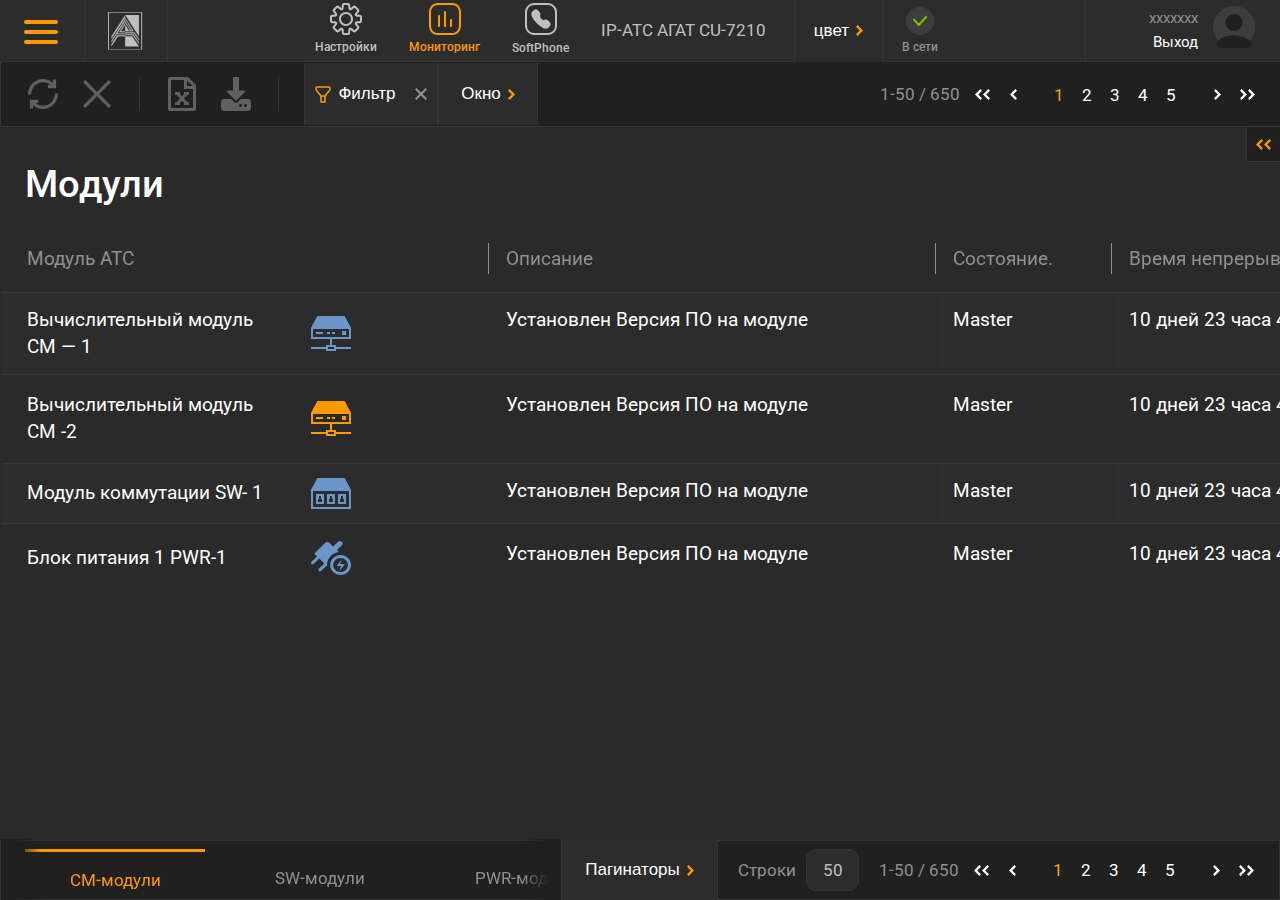
<file: switching.html>
<!DOCTYPE html>
<html lang="en">
    <head>
        <meta charset="UTF-8">
        <meta http-equiv="X-UA-Compatible" content="IE=edge">
        <title>agant</title>
        <link rel="stylesheet" href="./styles/style.css">
        <link rel="stylesheet" href="./styles/adaptive.css">
        <link rel="icon" href="./img/icon.png" type="image/x-icon">
        <link href="./styles/datapicker.css" rel="stylesheet">
        <link rel="stylesheet" href='./styles/lib.css' />
        <link rel="stylesheet" href="./styles/swiper.css" />
        <link rel="stylesheet" href='./styles/aos.css'>
        <link rel="stylesheet" href="./styles/jquery-ui.css">
        <link rel="stylesheet" href="./styles/newStyle.css">
        <style>
        .accordion:after {
            content: url("/img/arr-accordion.svg");
        }
        .active:after {
            content: url("/img/acc-active.svg");
        }
    </style>
    </head>
    <body>
        <header>
            <div class="header-container">
                <div class="header-mob">
                    <div class="hamburger-menu">
                        <input id="menu__toggle" type="checkbox" />
                        <label class="menu__btn" for="menu__toggle">
                            <span class="span-burger"></span>
                        </label>
                        <div class="menu__box">
                            <div class="left-menu">
                                <div class="left-menu-link">
                                    <div class="left-menu-link-block">
                                        <button class="accordion">
                                            <span class="accordion-text">
                                                <span>
                                                    <svg xmlns="http://www.w3.org/2000/svg" width="46" height="46" viewBox="0 0 46 46" fill="none">
                                                        <rect width="46" height="46" rx="10" fill="#3D3D3D" />
                                                        <path fill-rule="evenodd" clip-rule="evenodd" d="M12 23C12 29.0751 16.9249 34 23 34C29.0751 34 34 29.0751 34 23C34 16.9249 29.0751 12 23 12C16.9249 12 12 16.9249 12 23ZM23 10C15.8203 10 10 15.8203 10 23C10 30.1797 15.8203 36 23 36C30.1797 36 36 30.1797 36 23C36 15.8203 30.1797 10 23 10ZM24 17V19H22V17H24ZM24 29V22H22V29H24Z" fill="white" />
                                                    </svg>
                                                </span>
                                                О системе
                                            </span>
                                        </button>
                                        <div class="panel">
                                            <ul>
                                                <li>
                                                    <a href='index.html'>Лицензия</a>
                                                </li>
                                                <li>
                                                    <a href='module.html'>Настройки</a>
                                                </li>
                                                <li>
                                                    <a href='lineModule.html'>Роли доступа</a>
                                                </li>
                                                <li>
                                                    <a href='tracing.html'>Звуковые файлы</a>
                                                </li>
                                                <li>
                                                    <a href='powerUnit.html'>Синтез речи</a>
                                                </li>
                                                <li>
                                                    <a href='switching.html'>Распознование
                                                        речи</a>
                                                </li>
                                                <li>
                                                    <a href='login.html'>Ресурсы</a>
                                                </li>
                                                <li>
                                                    <a href>Архивация</a>
                                                </li>
                                                <li>
                                                    <a href>Разархивация</a>
                                                </li>
                                                <li>
                                                    <a href>Линейные модули</a>
                                                </li>
                                                <li>
                                                    <a href>Журнал событий</a>
                                                </li>
                                            </ul>
                                        </div>
                                    </div>
                                    <div class="left-menu-link-block">
                                        <button class="accordion">
                                            <span class="accordion-text">
                                                <span>
                                                    <svg xmlns="http://www.w3.org/2000/svg" width="46" height="46" viewBox="0 0 46 46" fill="none">
                                                        <rect x="0.000976562" width="46" height="46" rx="10" fill="#3D3D3D" />
                                                        <path fill-rule="evenodd" clip-rule="evenodd"
                                                            d="M31.001 14H27.001C26.4487 14 26.001 14.4477 26.001 15V19C26.001 19.5523 26.4487 20 27.001 20H31.001C31.5533 20 32.001 19.5523 32.001 19V15C32.001 14.4477 31.5533 14 31.001 14ZM27.001 12C25.3441 12 24.001 13.3431 24.001 15V19C24.001 20.6569 25.3441 22 27.001 22H31.001C32.6578 22 34.001 20.6569 34.001 19V15C34.001 13.3431 32.6578 12 31.001 12H27.001ZM15.001 26H19.001C19.5533 26 20.001 26.4477 20.001 27V31C20.001 31.5523 19.5533 32 19.001 32H15.001C14.4487 32 14.001 31.5523 14.001 31V27C14.001 26.4477 14.4487 26 15.001 26ZM12.001 27C12.001 25.3431 13.3441 24 15.001 24H19.001C20.6578 24 22.001 25.3431 22.001 27V31C22.001 32.6569 20.6578 34 19.001 34H15.001C13.3441 34 12.001 32.6569 12.001 31V27ZM27.001 26H31.001C31.5533 26 32.001 26.4477 32.001 27V31C32.001 31.5523 31.5533 32 31.001 32H27.001C26.4487 32 26.001 31.5523 26.001 31V27C26.001 26.4477 26.4487 26 27.001 26ZM24.001 27C24.001 25.3431 25.3441 24 27.001 24H31.001C32.6578 24 34.001 25.3431 34.001 27V31C34.001 32.6569 32.6578 34 31.001 34H27.001C25.3441 34 24.001 32.6569 24.001 31V27ZM15.001 14H19.001C19.5533 14 20.001 14.4477 20.001 15V19C20.001 19.5523 19.5533 20 19.001 20H15.001C14.4487 20 14.001 19.5523 14.001 19V15C14.001 14.4477 14.4487 14 15.001 14ZM12.001 15C12.001 13.3431 13.3441 12 15.001 12H19.001C20.6578 12 22.001 13.3431 22.001 15V19C22.001 20.6569 20.6578 22 19.001 22H15.001C13.3441 22 12.001 20.6569 12.001 19V15Z"
                                                            fill="white" />
                                                    </svg>
                                                </span>
                                                Ресурсы
                                            </span>
                                        </button>
                                        <div class="panel">
                                            <ul>
                                                <li>
                                                    <a href='index.html'>Лицензия</a>
                                                </li>
                                                <li>
                                                    <a href='module.html'>Настройки</a>
                                                </li>
                                                <li>
                                                    <a href='lineModule.html'>Роли доступа</a>
                                                </li>
                                                <li>
                                                    <a href='tracing.html'>Звуковые файлы</a>
                                                </li>
                                                <li>
                                                    <a href='powerUnit.html'>Синтез речи</a>
                                                </li>
                                                <li>
                                                    <a href='switching.html'>Распознование
                                                        речи</a>
                                                </li>
                                                <li>
                                                    <a href='login.html'>Ресурсы</a>
                                                </li>
                                                <li>
                                                    <a href>Архивация</a>
                                                </li>
                                                <li>
                                                    <a href>Разархивация</a>
                                                </li>
                                                <li>
                                                    <a href>Линейные модули</a>
                                                </li>
                                                <li>
                                                    <a href>Журнал событий</a>
                                                </li>
                                            </ul>
                                        </div>
                                    </div>
                                    <div class="left-menu-link-block">
                                        <button class="accordion">
                                            <span class="accordion-text">
                                                <span>
                                                    <svg xmlns="http://www.w3.org/2000/svg" width="46" height="46" viewBox="0 0 46 46" fill="none">
                                                        <rect width="46" height="46" rx="10" fill="#2C2C2C" />
                                                        <path fill-rule="evenodd" clip-rule="evenodd" d="M12 12C12 11.4477 12.4477 11 13 11H29.8C32.1196 11 34 12.8804 34 15.2V29.8C34 32.1196 32.1196 34 29.8 34H19V36H17V34H13C12.4477 34 12 33.5523 12 33V12ZM19 32H29.8C31.015 32 32 31.015 32 29.8V15.2C32 13.985 31.015 13 29.8 13H19V32ZM17 13V32H14V13H17ZM29 20H22V18H29V20Z" fill="white" />
                                                    </svg>
                                                </span>
                                                Журнал событий
                                            </span>
                                        </button>
                                        <div class="panel">
                                            <ul>
                                                <li>
                                                    <a href='index.html'>Лицензия</a>
                                                </li>
                                                <li>
                                                    <a href='module.html'>Настройки</a>
                                                </li>
                                                <li>
                                                    <a href='lineModule.html'>Роли доступа</a>
                                                </li>
                                                <li>
                                                    <a href='tracing.html'>Звуковые файлы</a>
                                                </li>
                                                <li>
                                                    <a href='powerUnit.html'>Синтез речи</a>
                                                </li>
                                                <li>
                                                    <a href='switching.html'>Распознование
                                                        речи</a>
                                                </li>
                                                <li>
                                                    <a href='login.html'>Ресурсы</a>
                                                </li>
                                                <li>
                                                    <a href>Архивация</a>
                                                </li>
                                                <li>
                                                    <a href>Разархивация</a>
                                                </li>
                                                <li>
                                                    <a href>Линейные модули</a>
                                                </li>
                                                <li>
                                                    <a href>Журнал событий</a>
                                                </li>
                                            </ul>
                                        </div>
                                    </div>
                                    <div class="left-menu-link-block">
                                        <button class="accordion">
                                            <span class="accordion-text">
                                                <span>
                                                    <svg xmlns="http://www.w3.org/2000/svg" width="46" height="46" viewBox="0 0 46 46" fill="none">
                                                        <rect width="46" height="46" rx="10" fill="#3D3D3D" />
                                                        <path fill-rule="evenodd" clip-rule="evenodd"
                                                            d="M23.0006 9C19.1355 9 16.001 12.1323 16 15.9977C15.9879 19.8514 19.1018 22.9869 22.955 23L22.9584 23H23.0006C26.8668 23 30 19.865 30 15.9994C30 12.1335 26.8666 9 23.0006 9ZM18 15.9994C18 13.2383 20.239 11 23.0006 11C25.762 11 28 13.238 28 15.9994C28 18.761 25.7617 21 23.0006 21H22.9601C20.2122 20.9898 17.9907 18.7527 18 16.0028H18V15.9994ZM23.0006 25C20.5448 25 18.1321 25.2216 16.301 25.971C15.3734 26.3506 14.5409 26.8871 13.9387 27.6501C13.3247 28.428 13 29.3791 13 30.4839C13 31.5872 13.3221 32.5388 13.9321 33.3192C14.5309 34.0852 15.36 34.6266 16.2866 35.0111C18.1156 35.77 20.5296 36 23.0006 36C25.4565 36 27.8689 35.778 29.6997 35.0284C30.6271 34.6487 31.4595 34.1121 32.0615 33.3492C32.6753 32.5715 33 31.6206 33 30.5161C33 29.4131 32.678 28.4617 32.0681 27.6815C31.4694 26.9156 30.6405 26.3741 29.7141 25.9895C27.8854 25.2303 25.4717 25 23.0006 25ZM15 30.4839C15 29.7948 15.1935 29.2884 15.5086 28.8892C15.8355 28.4751 16.3428 28.1149 17.0585 27.822C18.5141 27.2263 20.6016 27 23.0006 27C25.4105 27 27.4965 27.2344 28.9473 27.8366C29.6606 28.1327 30.1663 28.4961 30.4924 28.9132C30.8072 29.3159 31 29.8257 31 30.5161C31 31.2048 30.8066 31.711 30.4915 32.1103C30.1648 32.5243 29.6575 32.8846 28.9419 33.1775C27.4867 33.7733 25.3994 34 23.0006 34C20.5906 34 18.5042 33.766 17.0532 33.1638C16.3397 32.8678 15.8339 32.5045 15.5078 32.0874C15.1929 31.6846 15 31.1747 15 30.4839Z"
                                                            fill="white" />
                                                    </svg>
                                                </span>
                                                Журнал действий
                                                пользователя
                                            </span>
                                        </button>
                                        <div class="panel">
                                            <ul>
                                                <li>
                                                    <a href='index.html'>Лицензия</a>
                                                </li>
                                                <li>
                                                    <a href='module.html'>Настройки</a>
                                                </li>
                                                <li>
                                                    <a href='lineModule.html'>Роли доступа</a>
                                                </li>
                                                <li>
                                                    <a href='tracing.html'>Звуковые файлы</a>
                                                </li>
                                                <li>
                                                    <a href='powerUnit.html'>Синтез речи</a>
                                                </li>
                                                <li>
                                                    <a href='switching.html'>Распознование
                                                        речи</a>
                                                </li>
                                                <li>
                                                    <a href='login.html'>Ресурсы</a>
                                                </li>
                                                <li>
                                                    <a href>Архивация</a>
                                                </li>
                                                <li>
                                                    <a href>Разархивация</a>
                                                </li>
                                                <li>
                                                    <a href>Линейные модули</a>
                                                </li>
                                                <li>
                                                    <a href>Журнал событий</a>
                                                </li>
                                            </ul>
                                        </div>
                                    </div>
                                    <div class="left-menu-link-block">
                                        <button class="accordion">
                                            <span class="accordion-text">
                                                <span>
                                                    <svg xmlns="http://www.w3.org/2000/svg" width="46" height="46" viewBox="0 0 46 46" fill="none">
                                                        <rect width="46" height="46" rx="10" fill="#3D3D3D" />
                                                        <path fill-rule="evenodd" clip-rule="evenodd"
                                                            d="M13.7594 15.7984C13.7863 15.773 13.8399 15.7225 13.8922 15.6659C14.7444 14.842 15.3468 14.3893 15.7947 14.1672C16.2057 13.9634 16.423 13.9824 16.5905 14.0364C16.8268 14.1125 17.1299 14.3157 17.6149 14.7754C17.8487 14.997 18.0994 15.2526 18.3917 15.5509L18.3986 15.5579L18.3986 15.5579C18.6851 15.8502 19.0051 16.1769 19.3616 16.5224C19.9387 17.0821 19.9864 17.416 19.9808 17.6262C19.977 17.7705 19.9427 17.9397 19.8686 18.1732C19.8316 18.2896 19.7886 18.4106 19.7384 18.5501L19.7232 18.5921L19.7232 18.5922C19.6785 18.7163 19.6285 18.855 19.5812 18.9968C19.3639 19.6491 19.1599 20.4914 19.42 21.5188C19.674 22.5223 20.3351 23.5665 21.5459 24.7403C22.7589 25.9162 23.8295 26.5491 24.8459 26.7905C25.8816 27.0365 26.7305 26.8437 27.3977 26.6341C27.5431 26.5885 27.6852 26.5402 27.8132 26.4967L27.8132 26.4967L27.8566 26.4819C28.0003 26.4332 28.1262 26.391 28.2477 26.3546C28.4911 26.2818 28.6741 26.2459 28.835 26.2418C29.085 26.2354 29.444 26.2966 30.0194 26.8542C30.3717 27.1957 30.7048 27.5029 31.0034 27.7782L31.0207 27.7942C31.328 28.0776 31.5913 28.3209 31.8194 28.5476C32.2955 29.021 32.498 29.3105 32.5716 29.5261C32.6183 29.6627 32.6446 29.8492 32.4404 30.2364C32.2149 30.6639 31.7518 31.2446 30.9029 32.0698C30.8446 32.1204 30.7924 32.1726 30.766 32.1989L30.7659 32.1989L30.7576 32.2072L30.7538 32.211C30.7063 32.2582 30.6622 32.302 30.6099 32.3502C30.5057 32.4463 30.3756 32.5533 30.2099 32.6525C29.8915 32.8434 29.3873 33.0395 28.6019 32.9934C26.9754 32.8979 24.0204 31.7516 19.1228 27.0039C14.2185 22.2497 13.0516 19.3953 12.9543 17.8492C12.9076 17.1087 13.103 16.6354 13.295 16.3337C13.3955 16.1758 13.5045 16.0508 13.6036 15.9496C13.6534 15.8988 13.6987 15.8559 13.7474 15.8097L13.7475 15.8097L13.7508 15.8065L13.7594 15.7984ZM19.821 14.1519L19.8209 14.1518L19.8155 14.1463L19.8155 14.1463C19.5313 13.8562 19.255 13.5743 18.9908 13.3239C18.4768 12.8367 17.8974 12.3563 17.2041 12.1328C16.4419 11.8871 15.6824 11.9904 14.9061 12.3755C14.1708 12.7401 13.3824 13.3743 12.4753 14.254C12.4567 14.272 12.4389 14.2907 12.4218 14.31C12.4209 14.3109 12.4197 14.3121 12.4181 14.3136C12.4113 14.3202 12.398 14.3331 12.3754 14.3545L12.3675 14.3619L12.3675 14.362C12.3206 14.4064 12.2515 14.4718 12.175 14.5499C12.0105 14.7177 11.804 14.9515 11.6077 15.2599C11.2061 15.8908 10.883 16.7803 10.9582 17.975C11.1046 20.2993 12.7435 23.6052 17.7307 28.4399C22.7235 33.2799 26.1207 34.8511 28.4847 34.9899C29.6945 35.0609 30.5951 34.7534 31.238 34.3681C31.553 34.1793 31.7927 33.9801 31.9657 33.8205C32.046 33.7465 32.1133 33.6796 32.1591 33.6341L32.1591 33.6341L32.167 33.6263C32.1891 33.6043 32.2024 33.5914 32.2091 33.5849C32.2107 33.5834 32.2119 33.5822 32.2127 33.5814C32.2325 33.5649 32.2517 33.5477 32.2702 33.5298C33.1743 32.6536 33.8304 31.8881 34.2094 31.1694C34.6119 30.4063 34.7257 29.6454 34.4643 28.8799C34.2299 28.1932 33.7288 27.6257 33.2295 27.1293C32.9698 26.8712 32.6775 26.6015 32.3766 26.324L32.3649 26.3132C32.0632 26.0349 31.7455 25.7419 31.4112 25.4179C30.5391 24.5728 29.6835 24.2194 28.7839 24.2424C28.3698 24.253 27.9943 24.3428 27.6742 24.4386C27.5139 24.4866 27.3569 24.5395 27.2139 24.588L27.1712 24.6025C27.0402 24.647 26.9203 24.6877 26.7984 24.726C26.2775 24.8897 25.8351 24.9698 25.3081 24.8447C24.7618 24.7149 23.9984 24.3323 22.938 23.3043C21.8754 22.2742 21.4884 21.5401 21.3588 21.028C21.2352 20.5398 21.312 20.1294 21.4787 19.629C21.5178 19.5116 21.5594 19.3961 21.6053 19.2689L21.6202 19.2276C21.6701 19.0889 21.725 18.9353 21.7748 18.7784C21.8742 18.4653 21.9692 18.0926 21.9801 17.6793C22.0042 16.7742 21.6236 15.9301 20.7538 15.0866C20.4158 14.7589 20.1107 14.4476 19.821 14.1519ZM25.0332 12.8931C25.0923 12.344 25.5854 11.9468 26.1345 12.006C30.7971 12.508 34.5163 16.0824 35.0454 20.6575C35.1089 21.2062 34.7155 21.7024 34.1669 21.7658C33.6183 21.8292 33.1221 21.4359 33.0586 20.8873C32.6416 17.2812 29.695 14.4009 25.9204 13.9945C25.3713 13.9353 24.974 13.4423 25.0332 12.8931ZM25.0448 16.7309C25.147 16.1881 25.6699 15.831 26.2126 15.9332C28.617 16.3861 30.521 18.216 30.9974 20.5874C31.1062 21.1289 30.7555 21.656 30.214 21.7648C29.6725 21.8736 29.1454 21.5228 29.0366 20.9813C28.7265 19.4379 27.4754 18.2062 25.8424 17.8987C25.2997 17.7965 24.9426 17.2736 25.0448 16.7309Z"
                                                            fill="white" />
                                                    </svg>
                                                </span>
                                                Трасировка
                                                звонков
                                            </span>
                                        </button>
                                        <div class="panel">
                                            <ul>
                                                <li>
                                                    <a href='index.html'>Лицензия</a>
                                                </li>
                                                <li>
                                                    <a href='module.html'>Настройки</a>
                                                </li>
                                                <li>
                                                    <a href='lineModule.html'>Роли доступа</a>
                                                </li>
                                                <li>
                                                    <a href='tracing.html'>Звуковые файлы</a>
                                                </li>
                                                <li>
                                                    <a href='powerUnit.html'>Синтез речи</a>
                                                </li>
                                                <li>
                                                    <a href='switching.html'>Распознование
                                                        речи</a>
                                                </li>
                                                <li>
                                                    <a href='login.html'>Ресурсы</a>
                                                </li>
                                                <li>
                                                    <a href>Архивация</a>
                                                </li>
                                                <li>
                                                    <a href>Разархивация</a>
                                                </li>
                                                <li>
                                                    <a href>Линейные модули</a>
                                                </li>
                                                <li>
                                                    <a href>Журнал событий</a>
                                                </li>
                                            </ul>
                                        </div>
                                    </div>
                                    <div class="left-menu-link-block">
                                        <button class="accordion">
                                            <span class="accordion-text">
                                                <span>
                                                    <svg xmlns="http://www.w3.org/2000/svg" width="46" height="46" viewBox="0 0 46 46" fill="none">
                                                        <rect width="46" height="46" rx="10" fill="#3D3D3D" />
                                                        <path fill-rule="evenodd" clip-rule="evenodd"
                                                            d="M11 15.5714C11 14.1501 12.1501 13 13.5714 13H32.4286C33.8499 13 35 14.1501 35 15.5714V29.4286C35 30.8499 33.8499 32 32.4286 32H26.6954L23.8466 36.5322C23.6636 36.8233 23.3439 37 23 37C22.6561 37 22.3364 36.8233 22.1534 36.5322L19.3046 32H13.5714C12.1501 32 11 30.8499 11 29.4286V15.5714ZM13.5714 15C13.2547 15 13 15.2547 13 15.5714V29.4286C13 29.7453 13.2547 30 13.5714 30H19.8571C20.201 30 20.5208 30.1767 20.7038 30.4678L23 34.1209L25.2962 30.4678C25.4792 30.1767 25.799 30 26.1429 30H32.4286C32.7453 30 33 29.7453 33 29.4286V15.5714C33 15.2547 32.7453 15 32.4286 15H13.5714ZM29 21H17V19H29V21ZM27 26.0072H19V24.0072H27V26.0072Z"
                                                            fill="white" />
                                                    </svg>
                                                </span>
                                                Служба поддержки
                                                АГАТ РТ
                                            </span>
                                        </button>
                                        <div class="panel">
                                            <ul>
                                                <li>
                                                    <a href='index.html'>Лицензия</a>
                                                </li>
                                                <li>
                                                    <a href='module.html'>Настройки</a>
                                                </li>
                                                <li>
                                                    <a href='lineModule.html'>Роли доступа</a>
                                                </li>
                                                <li>
                                                    <a href='tracing.html'>Звуковые файлы</a>
                                                </li>
                                                <li>
                                                    <a href='powerUnit.html'>Синтез речи</a>
                                                </li>
                                                <li>
                                                    <a href='switching.html'>Распознование
                                                        речи</a>
                                                </li>
                                                <li>
                                                    <a href='login.html'>Ресурсы</a>
                                                </li>
                                                <li>
                                                    <a href>Архивация</a>
                                                </li>
                                                <li>
                                                    <a href>Разархивация</a>
                                                </li>
                                                <li>
                                                    <a href>Линейные модули</a>
                                                </li>
                                                <li>
                                                    <a href>Журнал событий</a>
                                                </li>
                                            </ul>
                                        </div>
                                    </div>
                                </div>
                            </div>
                        </div>
                    </div>
                    <a href class="logo-mob">
                        <img src="./img/Logo 2.png" alt>
                        <img src="./img/Logo-mob-light.png" alt>
                    </a>
                </div>
                <div class="header-logo">
                    <img src="./img/logo-agant.svg" alt>
                    <img src="./img/logo-agant-light.svg" alt>
                </div>
                <div class="header-container-middle">
                    <div class="header-container-middle-links">
                        <div class="header-settings">
                            <svg width="32" height="32" viewBox="0 0 32 32" fill="none" xmlns="http://www.w3.org/2000/svg">
                                <path fill-rule="evenodd" clip-rule="evenodd"
                                    d="M14.7593 6.81134e-06C14.7762 1.02684e-05 14.7931 1.37255e-05 14.81 1.37255e-05H17.19C17.207 1.37255e-05 17.2239 1.02684e-05 17.2408 6.81134e-06C17.6267 -7.11515e-05 18.0056 -0.000147685 18.3213 0.0405353C18.6791 0.0866487 19.0846 0.198148 19.437 0.517108C19.7895 0.836066 19.9408 1.22845 20.0223 1.57988C20.0942 1.88993 20.1318 2.267 20.1701 2.65104L20.1801 2.75111L20.2489 3.43923C20.334 4.2898 20.389 4.81303 20.4765 5.16111C20.4782 5.16774 20.4799 5.17419 20.4815 5.18047C20.4871 5.17719 20.4928 5.1738 20.4987 5.17029C20.8067 4.98608 21.2156 4.65499 21.8772 4.11369L22.4902 3.61214C22.7888 3.3677 23.0821 3.12769 23.3521 2.95929C23.6582 2.76841 24.0427 2.59793 24.5174 2.62161C24.9922 2.64529 25.3578 2.85318 25.6434 3.07357C25.8953 3.26801 26.1632 3.53601 26.4361 3.80896L28.1908 5.5637C28.4637 5.83653 28.7317 6.1044 28.9262 6.35637C29.1466 6.64197 29.3544 7.00754 29.3781 7.4823C29.4018 7.95706 29.2313 8.34149 29.0404 8.64761C28.872 8.91769 28.632 9.21091 28.3876 9.50956L27.8858 10.1228C27.3445 10.7844 27.0135 11.1932 26.8292 11.5013C26.8257 11.5072 26.8223 11.5129 26.8191 11.5185C26.8253 11.5201 26.8318 11.5218 26.8384 11.5234C27.1865 11.611 27.7097 11.666 28.5603 11.7511L29.349 11.8299C29.733 11.8682 30.1101 11.9059 30.4201 11.9778C30.7716 12.0592 31.164 12.2105 31.4829 12.563C31.8019 12.9154 31.9134 13.3209 31.9595 13.6787C32.0002 13.9944 32.0001 14.3733 32 14.7592V17.2408C32.0001 17.6267 32.0002 18.0056 31.9595 18.3213C31.9134 18.6791 31.8019 19.0846 31.4829 19.437C31.164 19.7895 30.7716 19.9408 30.4202 20.0223C30.1101 20.0942 29.733 20.1318 29.349 20.1701L29.2489 20.1801L28.5611 20.2489C27.7105 20.334 27.1873 20.3889 26.8392 20.4765C26.8326 20.4782 26.8261 20.4798 26.8199 20.4815C26.8231 20.4871 26.8265 20.4928 26.83 20.4987C27.0142 20.8067 27.3453 21.2156 27.8866 21.8772L28.3879 22.4898C28.6323 22.7885 28.8724 23.0817 29.0408 23.3517C29.2316 23.6579 29.4021 24.0423 29.3784 24.5171C29.3547 24.9918 29.1469 25.3574 28.9265 25.643C28.732 25.895 28.464 26.1629 28.1911 26.4357L26.4364 28.1904C26.1635 28.4634 25.8956 28.7314 25.6437 28.9258C25.3581 29.1462 24.9925 29.3541 24.5177 29.3777C24.043 29.4014 23.6585 29.2309 23.3524 29.0401C23.0824 28.8717 22.7891 28.6317 22.4905 28.3872L21.8773 27.8855C21.2157 27.3442 20.8068 27.0131 20.4988 26.8289C20.4929 26.8254 20.4872 26.822 20.4816 26.8187C20.48 26.825 20.4783 26.8314 20.4766 26.8381C20.3891 27.1861 20.3341 27.7094 20.249 28.5599L20.1801 29.2489L20.1701 29.349C20.1318 29.733 20.0942 30.1101 20.0223 30.4202C19.9408 30.7716 19.7895 31.164 19.437 31.4829C19.0846 31.8019 18.6791 31.9134 18.3213 31.9595C18.0056 32.0002 17.6267 32.0001 17.2408 32H14.7592C14.3733 32.0001 13.9944 32.0002 13.6787 31.9595C13.3209 31.9134 12.9154 31.8019 12.563 31.4829C12.2105 31.164 12.0592 30.7716 11.9778 30.4201C11.9059 30.1101 11.8682 29.733 11.8299 29.349L11.7511 28.5603C11.666 27.7098 11.611 27.1865 11.5234 26.8385C11.5218 26.8318 11.5201 26.8254 11.5185 26.8191C11.5129 26.8224 11.5072 26.8258 11.5013 26.8293C11.1932 27.0135 10.7844 27.3446 10.1228 27.8859L9.50926 28.3879C9.2106 28.6323 8.91738 28.8723 8.6473 29.0407C8.34118 29.2316 7.95674 29.4021 7.48198 29.3784C7.00723 29.3547 6.64166 29.1469 6.35605 28.9265C6.10409 28.732 5.83621 28.4641 5.56337 28.1911L3.80865 26.4364C3.5357 26.1635 3.2677 25.8957 3.07326 25.6437C2.85286 25.3581 2.64498 24.9925 2.6213 24.5177C2.59762 24.043 2.7681 23.6585 2.95898 23.3524C3.12738 23.0824 3.3674 22.7891 3.61185 22.4905L4.11364 21.8772C4.65494 21.2156 4.98603 20.8067 5.17024 20.4987C5.17375 20.4928 5.17714 20.4871 5.18042 20.4815C5.17414 20.4799 5.16769 20.4782 5.16106 20.4765C4.81298 20.389 4.28975 20.334 3.43918 20.2489L2.75113 20.1801L2.65104 20.1701C2.267 20.1318 1.88993 20.0942 1.57988 20.0223C1.22845 19.9408 0.836067 19.7895 0.517108 19.437C0.198148 19.0846 0.0866487 18.6791 0.0405353 18.3213C-0.000147685 18.0056 -7.11515e-05 17.6267 6.81134e-06 17.2408C1.02684e-05 17.2239 1.37255e-05 17.207 1.37255e-05 17.19V14.81C1.37255e-05 14.7931 1.02684e-05 14.7762 6.81134e-06 14.7593C-7.11515e-05 14.3733 -0.000147685 13.9944 0.0405353 13.6787C0.0866486 13.3209 0.198148 12.9154 0.517108 12.563C0.836069 12.2105 1.22845 12.0592 1.57989 11.9778C1.88993 11.9059 2.26699 11.8682 2.65102 11.8299C2.66784 11.8282 2.68467 11.8266 2.7015 11.8249L3.43997 11.751C4.29055 11.666 4.81377 11.611 5.16185 11.5234C5.16848 11.5217 5.17494 11.5201 5.18121 11.5185C5.17793 11.5129 5.17454 11.5071 5.17103 11.5013C4.98682 11.1932 4.65573 10.7843 4.11443 10.1228L3.64428 9.54813C3.63357 9.53504 3.62286 9.52196 3.61216 9.50889C3.36771 9.21023 3.12769 8.917 2.95929 8.64693C2.76841 8.34081 2.59793 7.95637 2.62161 7.48161C2.64529 7.00685 2.85317 6.64128 3.07356 6.35568C3.268 6.1037 3.536 5.83581 3.80896 5.56296C3.82091 5.55102 3.83287 5.53906 3.84483 5.5271L5.52778 3.84415C5.53975 3.83219 5.5517 3.82022 5.56365 3.80827C5.8365 3.53532 6.10438 3.26732 6.35636 3.07288C6.64197 2.85249 7.00753 2.6446 7.48229 2.62092C7.95705 2.59725 8.34149 2.76772 8.64761 2.9586C8.91768 3.12701 9.21091 3.36702 9.50957 3.61148C9.52264 3.62218 9.53572 3.63289 9.54882 3.6436L10.1229 4.11328C10.7845 4.65458 11.1933 4.98567 11.5014 5.16988C11.5072 5.17339 11.513 5.17678 11.5186 5.18007C11.5202 5.17379 11.5219 5.16734 11.5235 5.16071C11.6111 4.81262 11.6661 4.2894 11.7511 3.43883L11.8249 2.7015C11.8266 2.68466 11.8282 2.66783 11.8299 2.65102C11.8682 2.26699 11.9059 1.88993 11.9778 1.57989C12.0592 1.22845 12.2105 0.83607 12.563 0.517109C12.9154 0.198149 13.3209 0.0866486 13.6787 0.0405353C13.9944 -0.000147685 14.3733 -7.11515e-05 14.7593 6.81134e-06ZM13.9276 2.02502C13.9271 2.02718 13.9266 2.02939 13.9261 2.03164C13.8869 2.20062 13.8604 2.44594 13.815 2.90051L13.7412 3.63783C13.7388 3.66249 13.7363 3.68706 13.7339 3.71155C13.6586 4.46483 13.5912 5.13928 13.4631 5.64866C13.3304 6.176 13.0577 6.84049 12.331 7.1415C11.6043 7.44251 10.9416 7.16547 10.4749 6.88639C10.0241 6.61683 9.49961 6.18757 8.91377 5.70815C8.89471 5.69255 8.87558 5.6769 8.85639 5.66119L8.28234 5.19151C7.92877 4.90223 7.73657 4.74749 7.58938 4.65571C7.58742 4.65448 7.58549 4.65329 7.5836 4.65212C7.58184 4.65347 7.58003 4.65485 7.5782 4.65626C7.44087 4.76224 7.26503 4.93533 6.942 5.25836L5.25905 6.94131C4.93602 7.26435 4.76292 7.44019 4.65695 7.57752C4.65553 7.57935 4.65415 7.58115 4.6528 7.58292C4.65397 7.58481 4.65516 7.58673 4.65639 7.5887C4.74817 7.73589 4.90291 7.92809 5.1922 8.28166L5.66234 8.85628C5.67803 8.87546 5.69368 8.89458 5.70927 8.91363C6.18871 9.49948 6.61797 10.024 6.88754 10.4748C7.16662 10.9415 7.44365 11.6042 7.14264 12.3309C6.84163 13.0576 6.17715 13.3303 5.6498 13.463C5.14043 13.5911 4.46597 13.6585 3.71269 13.7337C3.6882 13.7362 3.66363 13.7386 3.63898 13.7411L2.90051 13.8149C2.44594 13.8604 2.20062 13.8869 2.03164 13.9261C2.02939 13.9266 2.02718 13.9271 2.02502 13.9276C2.02472 13.9298 2.02443 13.9321 2.02413 13.9344C2.00196 14.1064 2.00001 14.3532 2.00001 14.81V17.19C2.00001 17.6469 2.00196 17.8936 2.02413 18.0657C2.02443 18.0679 2.02472 18.0702 2.02502 18.0724C2.02718 18.0729 2.02938 18.0734 2.03164 18.074C2.19802 18.1125 2.43841 18.1388 2.87969 18.183C2.88658 18.1837 2.89351 18.1844 2.90049 18.1851L3.71195 18.2662C4.46521 18.3415 5.13965 18.4088 5.64901 18.537C6.17635 18.6696 6.84084 18.9423 7.14185 19.669C7.44286 20.3957 7.16583 21.0584 6.88675 21.5251C6.61718 21.9759 6.18792 22.5005 5.70849 23.0863L5.19189 23.7177C4.90261 24.0713 4.74786 24.2635 4.65608 24.4107C4.65486 24.4126 4.65366 24.4145 4.6525 24.4164C4.65385 24.4182 4.65523 24.42 4.65664 24.4218C4.76261 24.5592 4.93571 24.735 5.25874 25.058L6.94169 26.741C7.26472 27.064 7.44057 27.2371 7.5779 27.3431C7.57973 27.3445 7.58153 27.3459 7.58329 27.3472C7.58518 27.3461 7.58711 27.3449 7.58908 27.3436C7.73627 27.2519 7.92846 27.0971 8.28203 26.8078L8.91369 26.291C9.49952 25.8116 10.0241 25.3823 10.4748 25.1128C10.9415 24.8337 11.6042 24.5567 12.3309 24.8577C13.0576 25.1587 13.3303 25.8232 13.463 26.3505C13.5911 26.8599 13.6585 27.5343 13.7338 28.2876L13.815 29.0995C13.8604 29.5541 13.8869 29.7994 13.9261 29.9684C13.9266 29.9706 13.9271 29.9729 13.9276 29.975C13.9298 29.9753 13.9321 29.9756 13.9344 29.9759C14.1064 29.9981 14.3532 30 14.81 30H17.19C17.6469 30 17.8936 29.9981 18.0657 29.9759C18.0679 29.9756 18.0702 29.9753 18.0724 29.975C18.0729 29.9729 18.0734 29.9706 18.074 29.9684C18.1126 29.8019 18.1388 29.5614 18.1831 29.1196C18.1837 29.113 18.1844 29.1063 18.1851 29.0995L18.2663 28.2872C18.3415 27.5339 18.4089 26.8595 18.5371 26.3501C18.6697 25.8228 18.9424 25.1583 19.6691 24.8573C20.3958 24.5563 21.0585 24.8333 21.5252 25.1124C21.976 25.3819 22.5006 25.8112 23.0864 26.2906L23.7177 26.8072C24.0713 27.0964 24.2635 27.2512 24.4107 27.343C24.4126 27.3442 24.4146 27.3454 24.4164 27.3465C24.4182 27.3452 24.42 27.3438 24.4218 27.3424C24.5592 27.2364 24.735 27.0633 25.058 26.7403L26.741 25.0574C27.064 24.7343 27.2371 24.5585 27.3431 24.4212C27.3445 24.4193 27.3459 24.4175 27.3472 24.4158C27.3461 24.4139 27.3449 24.4119 27.3436 24.41C27.2519 24.2628 27.0971 24.0706 26.8078 23.717L26.2918 23.0863C25.8123 22.5004 25.3831 21.9759 25.1135 21.5251C24.8344 21.0584 24.5574 20.3957 24.8584 19.669C25.1594 18.9423 25.8239 18.6696 26.3513 18.537C26.8606 18.4088 27.5351 18.3414 28.2883 18.2662L29.0995 18.1851C29.5541 18.1396 29.7994 18.1131 29.9684 18.074C29.9706 18.0734 29.9729 18.0729 29.975 18.0724C29.9753 18.0702 29.9756 18.0679 29.9759 18.0657C29.9981 17.8936 30 17.6469 30 17.19V14.81C30 14.3532 29.9981 14.1064 29.9759 13.9344C29.9756 13.9321 29.9753 13.9298 29.975 13.9276C29.9729 13.9271 29.9706 13.9266 29.9684 13.9261C29.7994 13.8869 29.5541 13.8604 29.0995 13.815L28.2875 13.7338C27.5343 13.6585 26.8598 13.5911 26.3505 13.463C25.8231 13.3303 25.1586 13.0576 24.8576 12.3309C24.5566 11.6042 24.8337 10.9415 25.1127 10.4748C25.3823 10.0241 25.8116 9.49951 26.291 8.91367L26.8075 8.28235C27.0968 7.92878 27.2516 7.73658 27.3433 7.58939C27.3446 7.58742 27.3458 7.58549 27.3469 7.5836C27.3456 7.58184 27.3442 7.58004 27.3428 7.57821C27.2374 7.44166 27.0657 7.26703 26.7461 6.94747C26.7443 6.94566 26.7425 6.94384 26.7407 6.94201L25.0577 5.25905C24.7347 4.93602 24.5589 4.76292 24.4215 4.65695C24.4197 4.65554 24.4179 4.65416 24.4161 4.65281C24.4142 4.65397 24.4123 4.65517 24.4103 4.65639C24.2631 4.74818 24.071 4.90292 23.7174 5.1922L23.0863 5.70854C22.5005 6.18797 21.9759 6.61724 21.5251 6.8868C21.0584 7.16588 20.3958 7.44291 19.669 7.1419C18.9423 6.84089 18.6696 6.17641 18.537 5.64906C18.4088 5.1397 18.3415 4.46526 18.2662 3.712L18.1851 2.90049C18.1851 2.90044 18.1851 2.90054 18.1851 2.90049C18.1396 2.44603 18.1131 2.2006 18.074 2.03164C18.0734 2.02938 18.0729 2.02718 18.0724 2.02502C18.0702 2.02472 18.0679 2.02443 18.0657 2.02413C17.8936 2.00196 17.6469 2.00001 17.19 2.00001H14.81C14.3532 2.00001 14.1064 2.00196 13.9344 2.02413C13.9321 2.02443 13.9298 2.02472 13.9276 2.02502ZM16 11C13.2386 11 11 13.2386 11 16C11 18.7614 13.2386 21 16 21C18.7614 21 21 18.7614 21 16C21 13.2386 18.7614 11 16 11ZM9.00002 16C9.00002 12.134 12.134 9.00001 16 9.00001C19.866 9.00001 23 12.134 23 16C23 19.866 19.866 23 16 23C12.134 23 9.00002 19.866 9.00002 16Z"
                                    fill="#C0C0C0" />
                            </svg>
                            Настройки
                        </div>
                        <div class="header-settings header-settings-active">
                            <svg width="32" height="32" viewBox="0 0 32 32" fill="none" xmlns="http://www.w3.org/2000/svg">
                                <path fill-rule="evenodd" clip-rule="evenodd"
                                    d="M8.97143 0C6.27381 0 4.00564 0.961453 2.41675 2.66588C0.835124 4.36251 0 6.71531 0 9.3777V22.6223C0 25.2835 0.830821 27.6364 2.41095 29.3337C3.99861 31.039 6.26731 32 8.97143 32H23.0286C25.7327 32 28.0014 31.039 29.5891 29.3337C31.1692 27.6364 32 25.2835 32 22.6223V9.3777C32 6.71654 31.1692 4.36358 29.5891 2.66636C28.0014 0.961051 25.7327 0 23.0286 0H8.97143ZM2 9.3777C2 7.13052 2.70059 5.29446 3.87968 4.02964C5.0515 2.77261 6.76905 2 8.97143 2H23.0286C25.2388 2 26.9558 2.77301 28.1253 4.02917C29.3023 5.2934 30 7.12929 30 9.3777V22.6223C30 24.8707 29.3023 26.7066 28.1253 27.9708C26.9558 29.227 25.2388 30 23.0286 30H8.97143C6.76126 30 5.04425 29.227 3.87476 27.9708C2.69775 26.7066 2 24.8707 2 22.6223V9.3777ZM17 9C17 8.44771 16.5523 8 16 8C15.4477 8 15 8.44771 15 9V23C15 23.5523 15.4477 24 16 24C16.5523 24 17 23.5523 17 23V9ZM11 13C11 12.4477 10.5523 12 10 12C9.44771 12 9 12.4477 9 13V23C9 23.5523 9.44771 24 10 24C10.5523 24 11 23.5523 11 23V13ZM22 16C22.5523 16 23 16.4477 23 17V23C23 23.5523 22.5523 24 22 24C21.4477 24 21 23.5523 21 23V17C21 16.4477 21.4477 16 22 16Z"
                                    fill="#FF9900" />
                            </svg>
                            Мониторинг
                        </div>
                        <div class="header-settings">
                            <svg width="34" height="34" viewBox="0 0 34 34" fill="none" xmlns="http://www.w3.org/2000/svg">
                                <rect x="2" y="2" width="30" height="30" rx="8" stroke="#C0C0C0" stroke-width="2" />
                                <path fill-rule="evenodd" clip-rule="evenodd" d="M16.5711 17.4331C20.2277 21.0887 21.0573 16.8596 23.3855 19.1862C25.6301 21.4301 26.9201 21.8797 24.0763 24.7227C23.7201 25.009 21.4568 28.4532 13.5029 20.5014C5.54797 12.5487 8.99011 10.2832 9.27646 9.92704C12.1272 7.07611 12.569 8.37368 14.8136 10.6176C17.1418 12.9452 12.9144 13.7775 16.5711 17.4331Z" stroke="#C0C0C0" stroke-width="2" stroke-linecap="round" stroke-linejoin="round" />
                            </svg>
                            SoftPhone
                        </div>
                        <p>
                            IP-АТС АГАТ CU-7210
                        </p>
                    </div>
                    <div class="header-container-middle-part">
                        <div class="dropdown">
                            <button class="dropbtn colors-btn">
                                <span class="colors-btn-text-desktop">Цветовая схема</span>
                                <span class="colors-btn-text-mob">цвет</span>
                                <svg width="7" height="11" viewBox="0 0 7 11" fill="none" xmlns="http://www.w3.org/2000/svg">
                                    <path fill-rule="evenodd" clip-rule="evenodd" d="M3.77448 5.50024L-4.08854e-07 1.64676L1.61276 0.00024407L7 5.50024L1.61276 11.0002L-7.19716e-08 9.35373L3.77448 5.50024Z" fill="#FF9900" />
                                </svg>
                            </button>
                            <div class="dropdown-content">
                                <div id='theme-light' class="dropdown-content-block">
                                    <p>Светлая тема</p>
                                    <svg xmlns="http://www.w3.org/2000/svg" width="66" height="20" viewBox="0 0 66 20" fill="none">
                                        <rect width="20" height="20" fill="#EBEBEB" />
                                        <rect x="46" width="20" height="20" fill="#E4F1FF" />
                                        <rect x="23" width="20" height="20" fill="#203F9A" />
                                    </svg>
                                </div>
                                <div id='theme-dark' class="dropdown-content-block">
                                    <p>Тёмная тема</p>
                                    <svg xmlns="http://www.w3.org/2000/svg" width="66" height="20" viewBox="0 0 66 20" fill="none">
                                        <rect width="20" height="20" fill="#202020" />
                                        <rect x="46" width="20" height="20" fill="#909090" />
                                        <rect x="23" width="20" height="20" fill="#FDAB0B" />
                                    </svg>
                                </div>
                                <div class="dropdown-content-block">
                                    <p>Другая тема</p>
                                    <svg xmlns="http://www.w3.org/2000/svg" width="66" height="20" viewBox="0 0 66 20" fill="none">
                                        <rect x="46" width="20" height="20" fill="#5E647A" />
                                        <rect width="20" height="20" fill="#EBEBEB" />
                                        <rect x="23" width="20" height="20" fill="#B91600" />
                                    </svg>
                                </div>
                            </div>
                        </div>
                        <div class="header-container-state">
                            <div class="header-container-state-block">
                                <div class="header-container-state-block-ellipse">
                                    <img src="./img/tick-green.svg" alt>
                                </div>
                                <p>
                                    В сети
                                </p>
                            </div>
                            <div class="header-container-state-block">
                                <div class="header-container-state-block-ellipse">
                                    <img src="./img/minus-yellow.svg" alt>
                                </div>
                                <p>
                                    Не на месте
                                </p>
                            </div>
                            <div class="header-container-state-block">
                                <div class="header-container-state-block-ellipse">
                                    <img src="./img/points.svg" alt>
                                </div>
                                <p>
                                    Занят
                                </p>
                            </div>
                            <div class="header-container-state-block">
                                <div class="header-container-state-block-ellipse">
                                    <img src="./img/ellipse.svg" alt>
                                </div>
                                <p>
                                    Невидимка
                                </p>
                            </div>
                            <div class="header-container-state-block">
                                <div class="header-container-state-block-ellipse">
                                    <img src="./img/close-red.svg" alt>
                                </div>
                                <p>
                                    Выход
                                </p>
                            </div>
                        </div>
                    </div>

                </div>
                <div class="header-container-lk">
                    <div class="header-container-lk-text">
                        <p>ххххххх</p>
                        <a href="/">Выход</a>
                    </div>
                    <div class="header-container-lk-img">
                        <img src="./img/lk.png" alt>
                        <img src="./img/lk-light.png" alt>
                    </div>
                </div>

            </div>
        </header>
        <section class="section-event-log">
            <div class="left-menu left-menu-desktop _hide">
                <div class="left-menu-link">
                    <div class="left-menu-link-block">
                        <button class="accordion">
                            <span class="accordion-text">
                                <span>
                                    <svg xmlns="http://www.w3.org/2000/svg" width="46" height="46" viewBox="0 0 46 46" fill="none">
                                        <rect width="46" height="46" rx="10" fill="#3D3D3D" />
                                        <path fill-rule="evenodd" clip-rule="evenodd" d="M12 23C12 29.0751 16.9249 34 23 34C29.0751 34 34 29.0751 34 23C34 16.9249 29.0751 12 23 12C16.9249 12 12 16.9249 12 23ZM23 10C15.8203 10 10 15.8203 10 23C10 30.1797 15.8203 36 23 36C30.1797 36 36 30.1797 36 23C36 15.8203 30.1797 10 23 10ZM24 17V19H22V17H24ZM24 29V22H22V29H24Z" fill="white" />
                                    </svg>
                                </span>
                                О системе
                            </span>
                        </button>
                        <div class="panel">
                            <ul>
                                <li>
                                    <a href='index.html'>Лицензия</a>
                                </li>
                                <li>
                                    <a href='module.html'>Настройки</a>
                                </li>
                                <li>
                                    <a href='lineModule.html'>Роли доступа</a>
                                </li>
                                <li>
                                    <a href='tracing.html'>Звуковые файлы</a>
                                </li>
                                <li>
                                    <a href='powerUnit.html'>Синтез речи</a>
                                </li>
                                <li>
                                    <a href='switching.html'>Распознование
                                        речи</a>
                                </li>
                                <li>
                                    <a href='login.html'>Ресурсы</a>
                                </li>
                                <li>
                                    <a href>Архивация</a>
                                </li>
                                <li>
                                    <a href>Разархивация</a>
                                </li>
                                <li>
                                    <a href>Линейные модули</a>
                                </li>
                                <li>
                                    <a href>Журнал событий</a>
                                </li>
                            </ul>
                        </div>
                    </div>
                    <div class="left-menu-link-block">
                        <button class="accordion">
                            <span class="accordion-text">
                                <span>
                                    <svg xmlns="http://www.w3.org/2000/svg" width="46" height="46" viewBox="0 0 46 46" fill="none">
                                        <rect x="0.000976562" width="46" height="46" rx="10" fill="#3D3D3D" />
                                        <path fill-rule="evenodd" clip-rule="evenodd"
                                            d="M31.001 14H27.001C26.4487 14 26.001 14.4477 26.001 15V19C26.001 19.5523 26.4487 20 27.001 20H31.001C31.5533 20 32.001 19.5523 32.001 19V15C32.001 14.4477 31.5533 14 31.001 14ZM27.001 12C25.3441 12 24.001 13.3431 24.001 15V19C24.001 20.6569 25.3441 22 27.001 22H31.001C32.6578 22 34.001 20.6569 34.001 19V15C34.001 13.3431 32.6578 12 31.001 12H27.001ZM15.001 26H19.001C19.5533 26 20.001 26.4477 20.001 27V31C20.001 31.5523 19.5533 32 19.001 32H15.001C14.4487 32 14.001 31.5523 14.001 31V27C14.001 26.4477 14.4487 26 15.001 26ZM12.001 27C12.001 25.3431 13.3441 24 15.001 24H19.001C20.6578 24 22.001 25.3431 22.001 27V31C22.001 32.6569 20.6578 34 19.001 34H15.001C13.3441 34 12.001 32.6569 12.001 31V27ZM27.001 26H31.001C31.5533 26 32.001 26.4477 32.001 27V31C32.001 31.5523 31.5533 32 31.001 32H27.001C26.4487 32 26.001 31.5523 26.001 31V27C26.001 26.4477 26.4487 26 27.001 26ZM24.001 27C24.001 25.3431 25.3441 24 27.001 24H31.001C32.6578 24 34.001 25.3431 34.001 27V31C34.001 32.6569 32.6578 34 31.001 34H27.001C25.3441 34 24.001 32.6569 24.001 31V27ZM15.001 14H19.001C19.5533 14 20.001 14.4477 20.001 15V19C20.001 19.5523 19.5533 20 19.001 20H15.001C14.4487 20 14.001 19.5523 14.001 19V15C14.001 14.4477 14.4487 14 15.001 14ZM12.001 15C12.001 13.3431 13.3441 12 15.001 12H19.001C20.6578 12 22.001 13.3431 22.001 15V19C22.001 20.6569 20.6578 22 19.001 22H15.001C13.3441 22 12.001 20.6569 12.001 19V15Z"
                                            fill="white" />
                                    </svg>
                                </span>
                                Ресурсы
                            </span>
                        </button>
                        <div class="panel">
                            <ul>
                                <li>
                                    <a href='index.html'>Лицензия</a>
                                </li>
                                <li>
                                    <a href='module.html'>Настройки</a>
                                </li>
                                <li>
                                    <a href='lineModule.html'>Роли доступа</a>
                                </li>
                                <li>
                                    <a href='tracing.html'>Звуковые файлы</a>
                                </li>
                                <li>
                                    <a href='powerUnit.html'>Синтез речи</a>
                                </li>
                                <li>
                                    <a href='switching.html'>Распознование
                                        речи</a>
                                </li>
                                <li>
                                    <a href='login.html'>Ресурсы</a>
                                </li>
                                <li>
                                    <a href>Архивация</a>
                                </li>
                                <li>
                                    <a href>Разархивация</a>
                                </li>
                                <li>
                                    <a href>Линейные модули</a>
                                </li>
                                <li>
                                    <a href>Журнал событий</a>
                                </li>
                            </ul>
                        </div>
                    </div>
                    <div class="left-menu-link-block">
                        <button class="accordion">
                            <span class="accordion-text">
                                <span>
                                    <svg xmlns="http://www.w3.org/2000/svg" width="46" height="46" viewBox="0 0 46 46" fill="none">
                                        <rect width="46" height="46" rx="10" fill="#2C2C2C" />
                                        <path fill-rule="evenodd" clip-rule="evenodd" d="M12 12C12 11.4477 12.4477 11 13 11H29.8C32.1196 11 34 12.8804 34 15.2V29.8C34 32.1196 32.1196 34 29.8 34H19V36H17V34H13C12.4477 34 12 33.5523 12 33V12ZM19 32H29.8C31.015 32 32 31.015 32 29.8V15.2C32 13.985 31.015 13 29.8 13H19V32ZM17 13V32H14V13H17ZM29 20H22V18H29V20Z" fill="white" />
                                    </svg>
                                </span>
                                Журнал событий
                            </span>
                        </button>
                        <div class="panel">
                            <ul>
                                <li>
                                    <a href='index.html'>Лицензия</a>
                                </li>
                                <li>
                                    <a href='module.html'>Настройки</a>
                                </li>
                                <li>
                                    <a href='lineModule.html'>Роли доступа</a>
                                </li>
                                <li>
                                    <a href='tracing.html'>Звуковые файлы</a>
                                </li>
                                <li>
                                    <a href='powerUnit.html'>Синтез речи</a>
                                </li>
                                <li>
                                    <a href='switching.html'>Распознование
                                        речи</a>
                                </li>
                                <li>
                                    <a href='login.html'>Ресурсы</a>
                                </li>
                                <li>
                                    <a href>Архивация</a>
                                </li>
                                <li>
                                    <a href>Разархивация</a>
                                </li>
                                <li>
                                    <a href>Линейные модули</a>
                                </li>
                                <li>
                                    <a href>Журнал событий</a>
                                </li>
                            </ul>
                        </div>
                    </div>
                    <div class="left-menu-link-block">
                        <button class="accordion">
                            <span class="accordion-text">
                                <span>
                                    <svg xmlns="http://www.w3.org/2000/svg" width="46" height="46" viewBox="0 0 46 46" fill="none">
                                        <rect width="46" height="46" rx="10" fill="#3D3D3D" />
                                        <path fill-rule="evenodd" clip-rule="evenodd"
                                            d="M23.0006 9C19.1355 9 16.001 12.1323 16 15.9977C15.9879 19.8514 19.1018 22.9869 22.955 23L22.9584 23H23.0006C26.8668 23 30 19.865 30 15.9994C30 12.1335 26.8666 9 23.0006 9ZM18 15.9994C18 13.2383 20.239 11 23.0006 11C25.762 11 28 13.238 28 15.9994C28 18.761 25.7617 21 23.0006 21H22.9601C20.2122 20.9898 17.9907 18.7527 18 16.0028H18V15.9994ZM23.0006 25C20.5448 25 18.1321 25.2216 16.301 25.971C15.3734 26.3506 14.5409 26.8871 13.9387 27.6501C13.3247 28.428 13 29.3791 13 30.4839C13 31.5872 13.3221 32.5388 13.9321 33.3192C14.5309 34.0852 15.36 34.6266 16.2866 35.0111C18.1156 35.77 20.5296 36 23.0006 36C25.4565 36 27.8689 35.778 29.6997 35.0284C30.6271 34.6487 31.4595 34.1121 32.0615 33.3492C32.6753 32.5715 33 31.6206 33 30.5161C33 29.4131 32.678 28.4617 32.0681 27.6815C31.4694 26.9156 30.6405 26.3741 29.7141 25.9895C27.8854 25.2303 25.4717 25 23.0006 25ZM15 30.4839C15 29.7948 15.1935 29.2884 15.5086 28.8892C15.8355 28.4751 16.3428 28.1149 17.0585 27.822C18.5141 27.2263 20.6016 27 23.0006 27C25.4105 27 27.4965 27.2344 28.9473 27.8366C29.6606 28.1327 30.1663 28.4961 30.4924 28.9132C30.8072 29.3159 31 29.8257 31 30.5161C31 31.2048 30.8066 31.711 30.4915 32.1103C30.1648 32.5243 29.6575 32.8846 28.9419 33.1775C27.4867 33.7733 25.3994 34 23.0006 34C20.5906 34 18.5042 33.766 17.0532 33.1638C16.3397 32.8678 15.8339 32.5045 15.5078 32.0874C15.1929 31.6846 15 31.1747 15 30.4839Z"
                                            fill="white" />
                                    </svg>
                                </span>
                                Журнал действий
                                пользователя
                            </span>
                        </button>
                        <div class="panel">
                            <ul>
                                <li>
                                    <a href='index.html'>Лицензия</a>
                                </li>
                                <li>
                                    <a href='module.html'>Настройки</a>
                                </li>
                                <li>
                                    <a href='lineModule.html'>Роли доступа</a>
                                </li>
                                <li>
                                    <a href='tracing.html'>Звуковые файлы</a>
                                </li>
                                <li>
                                    <a href='powerUnit.html'>Синтез речи</a>
                                </li>
                                <li>
                                    <a href='switching.html'>Распознование
                                        речи</a>
                                </li>
                                <li>
                                    <a href='login.html'>Ресурсы</a>
                                </li>
                                <li>
                                    <a href>Архивация</a>
                                </li>
                                <li>
                                    <a href>Разархивация</a>
                                </li>
                                <li>
                                    <a href>Линейные модули</a>
                                </li>
                                <li>
                                    <a href>Журнал событий</a>
                                </li>
                            </ul>
                        </div>
                    </div>
                    <div class="left-menu-link-block">
                        <button class="accordion">
                            <span class="accordion-text">
                                <span>
                                    <svg xmlns="http://www.w3.org/2000/svg" width="46" height="46" viewBox="0 0 46 46" fill="none">
                                        <rect width="46" height="46" rx="10" fill="#3D3D3D" />
                                        <path fill-rule="evenodd" clip-rule="evenodd"
                                            d="M13.7594 15.7984C13.7863 15.773 13.8399 15.7225 13.8922 15.6659C14.7444 14.842 15.3468 14.3893 15.7947 14.1672C16.2057 13.9634 16.423 13.9824 16.5905 14.0364C16.8268 14.1125 17.1299 14.3157 17.6149 14.7754C17.8487 14.997 18.0994 15.2526 18.3917 15.5509L18.3986 15.5579L18.3986 15.5579C18.6851 15.8502 19.0051 16.1769 19.3616 16.5224C19.9387 17.0821 19.9864 17.416 19.9808 17.6262C19.977 17.7705 19.9427 17.9397 19.8686 18.1732C19.8316 18.2896 19.7886 18.4106 19.7384 18.5501L19.7232 18.5921L19.7232 18.5922C19.6785 18.7163 19.6285 18.855 19.5812 18.9968C19.3639 19.6491 19.1599 20.4914 19.42 21.5188C19.674 22.5223 20.3351 23.5665 21.5459 24.7403C22.7589 25.9162 23.8295 26.5491 24.8459 26.7905C25.8816 27.0365 26.7305 26.8437 27.3977 26.6341C27.5431 26.5885 27.6852 26.5402 27.8132 26.4967L27.8132 26.4967L27.8566 26.4819C28.0003 26.4332 28.1262 26.391 28.2477 26.3546C28.4911 26.2818 28.6741 26.2459 28.835 26.2418C29.085 26.2354 29.444 26.2966 30.0194 26.8542C30.3717 27.1957 30.7048 27.5029 31.0034 27.7782L31.0207 27.7942C31.328 28.0776 31.5913 28.3209 31.8194 28.5476C32.2955 29.021 32.498 29.3105 32.5716 29.5261C32.6183 29.6627 32.6446 29.8492 32.4404 30.2364C32.2149 30.6639 31.7518 31.2446 30.9029 32.0698C30.8446 32.1204 30.7924 32.1726 30.766 32.1989L30.7659 32.1989L30.7576 32.2072L30.7538 32.211C30.7063 32.2582 30.6622 32.302 30.6099 32.3502C30.5057 32.4463 30.3756 32.5533 30.2099 32.6525C29.8915 32.8434 29.3873 33.0395 28.6019 32.9934C26.9754 32.8979 24.0204 31.7516 19.1228 27.0039C14.2185 22.2497 13.0516 19.3953 12.9543 17.8492C12.9076 17.1087 13.103 16.6354 13.295 16.3337C13.3955 16.1758 13.5045 16.0508 13.6036 15.9496C13.6534 15.8988 13.6987 15.8559 13.7474 15.8097L13.7475 15.8097L13.7508 15.8065L13.7594 15.7984ZM19.821 14.1519L19.8209 14.1518L19.8155 14.1463L19.8155 14.1463C19.5313 13.8562 19.255 13.5743 18.9908 13.3239C18.4768 12.8367 17.8974 12.3563 17.2041 12.1328C16.4419 11.8871 15.6824 11.9904 14.9061 12.3755C14.1708 12.7401 13.3824 13.3743 12.4753 14.254C12.4567 14.272 12.4389 14.2907 12.4218 14.31C12.4209 14.3109 12.4197 14.3121 12.4181 14.3136C12.4113 14.3202 12.398 14.3331 12.3754 14.3545L12.3675 14.3619L12.3675 14.362C12.3206 14.4064 12.2515 14.4718 12.175 14.5499C12.0105 14.7177 11.804 14.9515 11.6077 15.2599C11.2061 15.8908 10.883 16.7803 10.9582 17.975C11.1046 20.2993 12.7435 23.6052 17.7307 28.4399C22.7235 33.2799 26.1207 34.8511 28.4847 34.9899C29.6945 35.0609 30.5951 34.7534 31.238 34.3681C31.553 34.1793 31.7927 33.9801 31.9657 33.8205C32.046 33.7465 32.1133 33.6796 32.1591 33.6341L32.1591 33.6341L32.167 33.6263C32.1891 33.6043 32.2024 33.5914 32.2091 33.5849C32.2107 33.5834 32.2119 33.5822 32.2127 33.5814C32.2325 33.5649 32.2517 33.5477 32.2702 33.5298C33.1743 32.6536 33.8304 31.8881 34.2094 31.1694C34.6119 30.4063 34.7257 29.6454 34.4643 28.8799C34.2299 28.1932 33.7288 27.6257 33.2295 27.1293C32.9698 26.8712 32.6775 26.6015 32.3766 26.324L32.3649 26.3132C32.0632 26.0349 31.7455 25.7419 31.4112 25.4179C30.5391 24.5728 29.6835 24.2194 28.7839 24.2424C28.3698 24.253 27.9943 24.3428 27.6742 24.4386C27.5139 24.4866 27.3569 24.5395 27.2139 24.588L27.1712 24.6025C27.0402 24.647 26.9203 24.6877 26.7984 24.726C26.2775 24.8897 25.8351 24.9698 25.3081 24.8447C24.7618 24.7149 23.9984 24.3323 22.938 23.3043C21.8754 22.2742 21.4884 21.5401 21.3588 21.028C21.2352 20.5398 21.312 20.1294 21.4787 19.629C21.5178 19.5116 21.5594 19.3961 21.6053 19.2689L21.6202 19.2276C21.6701 19.0889 21.725 18.9353 21.7748 18.7784C21.8742 18.4653 21.9692 18.0926 21.9801 17.6793C22.0042 16.7742 21.6236 15.9301 20.7538 15.0866C20.4158 14.7589 20.1107 14.4476 19.821 14.1519ZM25.0332 12.8931C25.0923 12.344 25.5854 11.9468 26.1345 12.006C30.7971 12.508 34.5163 16.0824 35.0454 20.6575C35.1089 21.2062 34.7155 21.7024 34.1669 21.7658C33.6183 21.8292 33.1221 21.4359 33.0586 20.8873C32.6416 17.2812 29.695 14.4009 25.9204 13.9945C25.3713 13.9353 24.974 13.4423 25.0332 12.8931ZM25.0448 16.7309C25.147 16.1881 25.6699 15.831 26.2126 15.9332C28.617 16.3861 30.521 18.216 30.9974 20.5874C31.1062 21.1289 30.7555 21.656 30.214 21.7648C29.6725 21.8736 29.1454 21.5228 29.0366 20.9813C28.7265 19.4379 27.4754 18.2062 25.8424 17.8987C25.2997 17.7965 24.9426 17.2736 25.0448 16.7309Z"
                                            fill="white" />
                                    </svg>
                                </span>
                                Трасировка
                                звонков
                            </span>
                        </button>
                        <div class="panel">
                            <ul>
                                <li>
                                    <a href='index.html'>Лицензия</a>
                                </li>
                                <li>
                                    <a href='module.html'>Настройки</a>
                                </li>
                                <li>
                                    <a href='lineModule.html'>Роли доступа</a>
                                </li>
                                <li>
                                    <a href='tracing.html'>Звуковые файлы</a>
                                </li>
                                <li>
                                    <a href='powerUnit.html'>Синтез речи</a>
                                </li>
                                <li>
                                    <a href='switching.html'>Распознование
                                        речи</a>
                                </li>
                                <li>
                                    <a href='login.html'>Ресурсы</a>
                                </li>
                                <li>
                                    <a href>Архивация</a>
                                </li>
                                <li>
                                    <a href>Разархивация</a>
                                </li>
                                <li>
                                    <a href>Линейные модули</a>
                                </li>
                                <li>
                                    <a href>Журнал событий</a>
                                </li>
                            </ul>
                        </div>
                    </div>
                    <div class="left-menu-link-block">
                        <button class="accordion">
                            <span class="accordion-text">
                                <span>
                                    <svg xmlns="http://www.w3.org/2000/svg" width="46" height="46" viewBox="0 0 46 46" fill="none">
                                        <rect width="46" height="46" rx="10" fill="#3D3D3D" />
                                        <path fill-rule="evenodd" clip-rule="evenodd"
                                            d="M11 15.5714C11 14.1501 12.1501 13 13.5714 13H32.4286C33.8499 13 35 14.1501 35 15.5714V29.4286C35 30.8499 33.8499 32 32.4286 32H26.6954L23.8466 36.5322C23.6636 36.8233 23.3439 37 23 37C22.6561 37 22.3364 36.8233 22.1534 36.5322L19.3046 32H13.5714C12.1501 32 11 30.8499 11 29.4286V15.5714ZM13.5714 15C13.2547 15 13 15.2547 13 15.5714V29.4286C13 29.7453 13.2547 30 13.5714 30H19.8571C20.201 30 20.5208 30.1767 20.7038 30.4678L23 34.1209L25.2962 30.4678C25.4792 30.1767 25.799 30 26.1429 30H32.4286C32.7453 30 33 29.7453 33 29.4286V15.5714C33 15.2547 32.7453 15 32.4286 15H13.5714ZM29 21H17V19H29V21ZM27 26.0072H19V24.0072H27V26.0072Z"
                                            fill="white" />
                                    </svg>
                                </span>
                                Служба поддержки
                                АГАТ РТ
                            </span>
                        </button>
                        <div class="panel">
                            <ul>
                                <li>
                                    <a href='index.html'>Лицензия</a>
                                </li>
                                <li>
                                    <a href='module.html'>Настройки</a>
                                </li>
                                <li>
                                    <a href='lineModule.html'>Роли доступа</a>
                                </li>
                                <li>
                                    <a href='tracing.html'>Звуковые файлы</a>
                                </li>
                                <li>
                                    <a href='powerUnit.html'>Синтез речи</a>
                                </li>
                                <li>
                                    <a href='switching.html'>Распознование
                                        речи</a>
                                </li>
                                <li>
                                    <a href='login.html'>Ресурсы</a>
                                </li>
                                <li>
                                    <a href>Архивация</a>
                                </li>
                                <li>
                                    <a href>Разархивация</a>
                                </li>
                                <li>
                                    <a href>Линейные модули</a>
                                </li>
                                <li>
                                    <a href>Журнал событий</a>
                                </li>
                            </ul>
                        </div>
                    </div>
                </div>
            </div>
            <div class="section-event-log-container">
                <div class="section-event-log-top">
                    <button class="btn-menu-open _active">
                        <svg width="15" height="11" viewBox="0 0 15 11" fill="none" xmlns="http://www.w3.org/2000/svg">
                            <path fill-rule="evenodd" clip-rule="evenodd" d="M3.77448 5.5L1.22656e-06 1.64652L1.61276 2.11488e-07L7 5.5L1.61276 11L2.15915e-07 9.35348L3.77448 5.5Z" fill="#FF9900"></path>
                            <path fill-rule="evenodd" clip-rule="evenodd" d="M11.7745 5.5L8 1.64652L9.61276 2.11488e-07L15 5.5L9.61276 11L8 9.35348L11.7745 5.5Z" fill="#FF9900"></path>
                        </svg>
                    </button>
                    <div class="section-event-log-top-left">
                        <div class="section-event-log-top-btns">
                            <div class="section-event-log-top-part">
                                <svg class="reload-btn" xmlns="http://www.w3.org/2000/svg" width="34" height="34" viewBox="0 0 34 34" fill="none">
                                    <path fill-rule="evenodd" clip-rule="evenodd"
                                        d="M17 5.19222C10.4372 5.19222 5.10345 10.6949 5.10345 17.5L2 17.5C2 8.94729 8.70825 2 17 2C20.8314 2 24.3264 3.48541 26.9754 5.92424L26.9754 2.60297L30.0788 2.60297L30.0788 11.151L21.803 11.151L21.803 7.95881L24.5159 7.95881C22.4655 6.22763 19.8493 5.19222 17 5.19222ZM7.02463 28.0758L7.02463 31.397L3.92118 31.397L3.92118 22.849L12.197 22.849L12.197 26.0412L9.48413 26.0412C11.5345 27.7724 14.1507 28.8078 17 28.8078C23.5628 28.8078 28.8966 23.3051 28.8966 16.5L32 16.5C32 25.0527 25.2917 32 17 32C13.1686 32 9.67362 30.5146 7.02463 28.0758Z"
                                        fill="#606060" />
                                </svg>
                                <svg class="close-btn" xmlns="http://www.w3.org/2000/svg" width="34" height="34" viewBox="0 0 34 34" fill="none">
                                    <path fill-rule="evenodd" clip-rule="evenodd" d="M14.7261 17L3 5.27389L5.27389 3L17 14.7261L28.7261 3L31 5.27389L19.2739 17L31 28.7261L28.7261 31L17 19.2739L5.27389 31L3 28.7261L14.7261 17Z" fill="#606060" />
                                </svg>
                            </div>
                            <div class="section-event-log-top-part">
                                <svg class='ico1' xmlns="http://www.w3.org/2000/svg" width="34" height="34" viewBox="0 0 34 34" fill="none">
                                    <path d="M11.882 18L14.9931 21.5L11.8819 25H10V28H15V26.0078L17 23.7578L19 26.0077V28H24V25H22.1181L19.007 21.5L22.118 18H24V15H19V16.9922L17 19.2422L15 16.9921V15H10V18H11.882Z" fill="#606060" />
                                    <path fill-rule="evenodd" clip-rule="evenodd" d="M23 0L31 8.03448L31 31.6552C31 32.9502 29.9971 34 28.76 34H5.24003C4.00292 34 3.00004 32.9502 3.00004 31.6552L3 2.34483C3 1.04981 4.00288 0 5.24 0H23ZM6 3L6.00004 31H28L28 12H19V3H6ZM22 3.24749L27.7278 9H22V3.24749Z" fill="#606060" />
                                </svg>
                                <svg class='ico2' xmlns="http://www.w3.org/2000/svg" width="34" height="34" viewBox="0 0 34 34" fill="none">
                                    <path d="M15 0C14.4477 0 14 0.447715 14 1V13.5L9.00442 13.5C8.116 13.5 7.66871 14.572 8.29368 15.2035L16.2893 23.2819C16.6806 23.6773 17.3194 23.6773 17.7107 23.2819L25.7063 15.2035C26.3313 14.572 25.884 13.5 24.9956 13.5L20 13.5V1C20 0.447715 19.5523 0 19 0H15Z" fill="#606060" />
                                    <path fill-rule="evenodd" clip-rule="evenodd" d="M12.2064 22L14.8676 24.6888C16.0417 25.875 17.9581 25.875 19.1321 24.6888L21.7934 22H29C30.6569 22 32 23.3431 32 25V31C32 32.6569 30.6569 34 29 34H5C3.34315 34 2 32.6569 2 31V25C2 23.3431 3.34315 22 5 22H12.2064ZM25 28.5C25 27.6716 25.6716 27 26.5 27C27.3284 27 28 27.6716 28 28.5C28 29.3284 27.3284 30 26.5 30C25.6716 30 25 29.3284 25 28.5ZM21.5 27C20.6716 27 20 27.6716 20 28.5C20 29.3284 20.6716 30 21.5 30C22.3284 30 23 29.3284 23 28.5C23 27.6716 22.3284 27 21.5 27Z" fill="#606060" />
                                </svg>
                            </div>
                        </div>
                        <div class="section-event-log-top-btn-modal">
                            <div class="dropdown">
                                <button class="dropbtn btn-filter">
                                    <svg xmlns="http://www.w3.org/2000/svg" width="16" height="17" viewBox="0 0 16 17" fill="none">
                                        <path fill-rule="evenodd" clip-rule="evenodd"
                                            d="M7.99959 0.25H2.21653C1.09462 0.25 0.25 1.19589 0.25 2.27963V3.03277C0.25 3.72996 0.503017 4.40618 0.963963 4.9233L4.29143 9.05333C4.30321 9.06795 4.31553 9.08212 4.32837 9.09582C4.91515 9.72155 5.25 10.5738 5.25 11.4689V15L5.25 15.0328C5.24994 15.254 5.24989 15.4781 5.27021 15.6609C5.29092 15.8473 5.3463 16.157 5.59467 16.4053C5.84304 16.6537 6.15266 16.7091 6.33905 16.7298C6.5219 16.7501 6.74598 16.7501 6.9671 16.75H6.96714L7 16.75H7.25H8H9L9.03286 16.75H9.0329C9.25402 16.7501 9.4781 16.7501 9.66095 16.7298C9.84734 16.7091 10.157 16.6537 10.4053 16.4053C10.6537 16.157 10.7091 15.8473 10.7298 15.6609C10.7501 15.4781 10.7501 15.254 10.75 15.0328L10.75 15V11.4689C10.75 10.5738 11.0849 9.72155 11.6716 9.09582C11.6845 9.08212 11.6968 9.06795 11.7086 9.05333L15.036 4.9233C15.497 4.40618 15.75 3.72996 15.75 3.03277V2.27963C15.75 1.19589 14.9054 0.25 13.7835 0.25H8.00041V1.75H13.7835C14.0057 1.75 14.25 1.95125 14.25 2.27963V3.03277C14.25 3.37367 14.1243 3.69593 13.9091 3.93323C13.8993 3.94404 13.8898 3.95514 13.8806 3.96652L10.5574 8.09125C10.2361 8.43819 9.96967 8.82927 9.76303 9.25H6.23697C6.03033 8.82927 5.76392 8.43819 5.44257 8.09125L2.11937 3.96652C2.11021 3.95514 2.10072 3.94404 2.09091 3.93323C1.87571 3.69593 1.75 3.37367 1.75 3.03277V2.27963C1.75 1.95125 1.99428 1.75 2.21653 1.75H7.99959V0.25ZM6.69884 10.75C6.73274 10.9868 6.75 11.2271 6.75 11.4689V15C6.75 15.0964 6.75002 15.1778 6.7508 15.2492C6.82218 15.25 6.90355 15.25 7 15.25H7.25H8H9C9.09645 15.25 9.17782 15.25 9.2492 15.2492C9.24998 15.1778 9.25 15.0964 9.25 15V11.4689C9.25 11.2271 9.26726 10.9868 9.30116 10.75H6.69884Z"
                                            fill="#FF9900" />
                                    </svg>
                                    Фильтр
                                    <svg id='filterRemove' width="12" height="12" viewBox="0 0 12 12" fill="none" xmlns="http://www.w3.org/2000/svg">
                                        <path fill-rule="evenodd" clip-rule="evenodd" d="M4.51321 6L0 1.48679L1.48679 0L6 4.51321L10.5132 0L12 1.48679L7.48679 6L12 10.5132L10.5132 12L6 7.48679L1.48679 12L0 10.5132L4.51321 6Z" fill="#909090" />
                                    </svg>
                                </button>
                                <div class="dropdown-content dropdown-content-filter">
                                    <div class="radio">
                                        <label class="custom-radio">
                                            <input type="checkbox" name="color" value="indigo">
                                            <span>ID</span>
                                        </label>
                                    </div>
                                    <div class="radio">
                                        <div class="custom-radio">
                                            <input data-actionId='actions-item-date' type="checkbox" name="color" value="indigo" class='check-action'>
                                            <span>Дата</span>
                                            <span class="before"></span>
                                        </div>
                                    </div>
                                    <div class="radio">
                                        <div class="custom-radio">
                                            <input data-actionId='actions-item-time' type="checkbox" name="color" value="indigo" class='check-action'>
                                            <span>Время</span>
                                            <span class="before"></span>
                                        </div>
                                    </div>
                                    <div class="radio">
                                        <div class="custom-radio">
                                            <input data-actionId='actions-item-data' type="checkbox" name="color" value="indigo" class='check-action'>
                                            <span>Данные 1</span>
                                            <span class="before"></span>
                                        </div>
                                    </div>
                                    <div class="radio">
                                        <div class="custom-radio">
                                            <input data-actionId='actions-item-asr' type="checkbox" name="color" value="indigo" class='check-action'>
                                            <span>ASR</span>
                                            <span class="before"></span>
                                        </div>
                                    </div>
                                    <div class="radio">
                                        <div class="custom-radio">
                                            <input type="checkbox" name="color" value="indigo">
                                            <span>Сервис/служба/мод.</span>
                                            <span class="before"></span>
                                        </div>
                                    </div>
                                    <div class="radio">
                                        <div class="custom-radio">
                                            <input type="checkbox" name="color" value="indigo">
                                            <span>Состояние</span>
                                            <span class="before"></span>
                                        </div>
                                    </div>
                                    <div class="radio">
                                        <div class="custom-radio">
                                            <input type="checkbox" name="color" value="indigo">
                                            <span>Состояние</span>
                                            <span class="before"></span>
                                        </div>
                                    </div>
                                    <div class="radio">
                                        <div class="custom-radio">
                                            <input type="checkbox" name="color" value="indigo">
                                            <span>Описание события</span>
                                            <span class="before"></span>
                                        </div>
                                    </div>
                                    <div class="radio">
                                        <div class="custom-radio">
                                            <input type="checkbox" name="color" value="indigo">
                                            <span>Подробнее о событии</span>
                                            <span class="before"></span>
                                        </div>
                                    </div>
                                    <div class="radio">
                                        <div class="custom-radio">
                                            <input type="checkbox" name="color" value="indigo">
                                            <span>Данные 1</span>
                                            <span class="before"></span>
                                        </div>
                                    </div>
                                    <div class="radio">
                                        <div class="custom-radio">
                                            <input type="checkbox" name="color" value="indigo">
                                            <span>Прослушал/скачал</span>
                                            <span class="before"></span>
                                        </div>
                                    </div>
                                </div>
                            </div>
                            <div class="dropdown">
                                <button class="dropbtn btn-filter btn-window">
                                    Окно
                                    <svg xmlns="http://www.w3.org/2000/svg" width="7" height="11" viewBox="0 0 7 11" fill="none">
                                        <path fill-rule="evenodd" clip-rule="evenodd" d="M3.77448 5.5L-4.08854e-07 1.64652L1.61276 -3.50455e-07L7 5.5L1.61276 11L-7.19716e-08 9.35348L3.77448 5.5Z" fill="#FF9900" />
                                    </svg>
                                </button>
                                <div id='windowVisibleColumns' class="dropdown-content dropdown-content-filter">

                                </div>
                            </div>
                        </div>
                    </div>
                    <div class="section-event-log-navigation">
                        <p>1-50 / 650</p>
                        <div class="section-event-log-navigation-num">
                            <div class="section-event-log-navigation-num-arr">
                                <svg xmlns="http://www.w3.org/2000/svg" width="15" height="11" viewBox="0 0 15 11" fill="none">
                                    <path fill-rule="evenodd" clip-rule="evenodd" d="M11.2255 5.5L15 9.35348L13.3872 11L8 5.5L13.3872 -7.0496e-08L15 1.64652L11.2255 5.5Z" fill="#909090" />
                                    <path fill-rule="evenodd" clip-rule="evenodd" d="M3.22552 5.5L7 9.35348L5.38724 11L-9.34969e-07 5.5L5.38724 -7.0496e-08L7 1.64652L3.22552 5.5Z" fill="#909090" />
                                </svg>
                            </div>
                            <div id="pagination"></div>
                            <div class="section-event-log-navigation-num-arr">
                                <svg xmlns="http://www.w3.org/2000/svg" width="15" height="11" viewBox="0 0 15 11" fill="none">
                                    <path fill-rule="evenodd" clip-rule="evenodd" d="M3.77448 5.5L1.22656e-06 1.64652L1.61276 -6.8471e-08L7 5.5L1.61276 11L2.15915e-07 9.35348L3.77448 5.5Z" fill="white" />
                                    <path fill-rule="evenodd" clip-rule="evenodd" d="M11.7745 5.5L8 1.64652L9.61276 -6.8471e-08L15 5.5L9.61276 11L8 9.35348L11.7745 5.5Z" fill="white" />
                                </svg>
                            </div>
                        </div>
                    </div>
                </div>
                <div class="section-event-log-content">
                    <h1>Модули</h1>
                    <div class="section-actions">
                        <div id='actions-item-date' class="section-actions-item">
                            <span class="section-actions-item-name">Дата</span>
                            <div class="section-actions-item-date">
                                <input id='el1' type="text" value='17.01.2022'>
                            </div>
                            <div class="section-actions-item-date">
                                <input id='el2' type="text" value='17.01.2022'>
                            </div>
                            <div class="section-actions-item-buttons">
                                <button class="section-actions-item-button">
                                    <svg width="16" height="11" viewBox="0 0 16 11" fill="none" xmlns="http://www.w3.org/2000/svg">
                                        <path fill-rule="evenodd" clip-rule="evenodd" d="M6.84461 7.9529L14.5404 -6.38032e-08L16 1.54838L6.854 11L7.78489e-07 4.00778L1.45008 2.44957L6.84461 7.9529Z" fill="#FF9900" />
                                    </svg>
                                </button>
                                <button class="section-actions-item-button _remove">
                                    <img src="img/remove.svg" alt="remove">
                                </button>
                            </div>
                        </div>
                        <div id='actions-item-time' class="section-actions-item">
                            <span class="section-actions-item-name">Время</span>
                            <div class="section-actions-item-times">
                                <div class="section-actions-item-times-inputs">
                                    <span id='timeMin' class="section-actions-item-times-input">0:00</span>
                                    <span id='timeMax' class="section-actions-item-times-input">24:00</span>
                                </div>
                                <input class='dualRangeInput' type="range" name="Range" min='0' max='24' step='0.5' />
                            </div>
                            <div class="section-actions-item-buttons">
                                <button class="section-actions-item-button">
                                    <svg width="16" height="11" viewBox="0 0 16 11" fill="none" xmlns="http://www.w3.org/2000/svg">
                                        <path fill-rule="evenodd" clip-rule="evenodd" d="M6.84461 7.9529L14.5404 -6.38032e-08L16 1.54838L6.854 11L7.78489e-07 4.00778L1.45008 2.44957L6.84461 7.9529Z" fill="#FF9900" />
                                    </svg>
                                </button>
                                <button class="section-actions-item-button _remove">
                                    <img src="img/remove.svg" alt="remove">
                                </button>
                            </div>
                        </div>
                        <div id='actions-item-data' class="section-actions-item">
                            <span class="section-actions-item-name">Данные 1</span>
                            <input type="text" class="section-actions-item-input" value='Наша компания'>
                            <div class="section-actions-item-buttons">
                                <button class="section-actions-item-button">
                                    <svg width="16" height="11" viewBox="0 0 16 11" fill="none" xmlns="http://www.w3.org/2000/svg">
                                        <path fill-rule="evenodd" clip-rule="evenodd" d="M6.84461 7.9529L14.5404 -6.38032e-08L16 1.54838L6.854 11L7.78489e-07 4.00778L1.45008 2.44957L6.84461 7.9529Z" fill="#FF9900" />
                                    </svg>
                                </button>
                                <button class="section-actions-item-button _remove">
                                    <img src="img/remove.svg" alt="remove">
                                </button>
                            </div>
                        </div>
                        <div id='actions-item-asr' class="section-actions-item">
                            <span class="section-actions-item-name">Важн. ASR</span>
                            <input type="text" class="section-actions-item-input" value='0'>
                            <div class="section-actions-item-buttons">
                                <button class="section-actions-item-button">
                                    <svg width="16" height="11" viewBox="0 0 16 11" fill="none" xmlns="http://www.w3.org/2000/svg">
                                        <path fill-rule="evenodd" clip-rule="evenodd" d="M6.84461 7.9529L14.5404 -6.38032e-08L16 1.54838L6.854 11L7.78489e-07 4.00778L1.45008 2.44957L6.84461 7.9529Z" fill="#FF9900" />
                                    </svg>
                                </button>
                                <button class="section-actions-item-button _remove">
                                    <img src="img/remove.svg" alt="remove">
                                </button>
                            </div>
                        </div>
                    </div>
                    <div class="table-block">
                        <table id="table1" class='tableScroll colors'>
                            <thead>
                                <tr class="table-tr">
                                    <th class="table-data">Модуль АТС</th>
                                    <th class="table-time">Описание</th>
                                    <th class="table-service">Состояние.</th>
                                    <th class="table-sost">Время непрерывной работы</th>
                                </tr>

                            </thead>
                            <tbody class="table-tbody">
                                <tr class="table-tr">
                                    <td class="table-text">
                                        <div class='table-module'>
                                            <span>Вычислительный модуль CM — 1
                                            </span>
                                            <img loading="lazy" src="img/moduleOne.svg" width="40" height="35" alt="module">
                                        </div>
                                    </td>
                                    <td class="table-text">Установлен
                                        Версия ПО на модуле</td>
                                    <td class="table-text">Master</td>
                                    <td class="table-text">10 дней 23 часа 48 минут</td>
                                </tr>
                                <tr class="table-tr">
                                    <td class="table-text">
                                        <div class='table-module'>
                                            <span>Вычислительный модуль CM -2
                                            </span>
                                            <img loading="lazy" src="img/moduleTwo.svg" width="40" height="35" alt="module">
                                        </div>
                                    </td>
                                    <td class="table-text">Установлен
                                        Версия ПО на модуле</td>
                                    <td class="table-text">Master</td>
                                    <td class="table-text">10 дней 23 часа 48 минут</td>
                                </tr>
                                <tr class="table-tr">
                                    <td class="table-text">
                                        <div class='table-module'>
                                            <span>Модуль коммутации SW- 1

                                            </span>
                                            <img loading="lazy" src="img/moduleThree.svg" width="40" height="35" alt="module">
                                        </div>
                                    </td>
                                    <td class="table-text">Установлен
                                        Версия ПО на модуле</td>
                                    <td class="table-text">Master</td>
                                    <td class="table-text">10 дней 23 часа 48 минут</td>
                                </tr>
                                <tr class="table-tr">
                                    <td class="table-text">
                                        <div class='table-module'>
                                            <span>Блок питания 1 PWR-1
                                            </span>
                                            <img loading="lazy" src="img/moduleFour.svg" width="40" height="35" alt="module">
                                        </div>
                                    </td>
                                    <td class="table-text">Установлен
                                        Версия ПО на модуле</td>
                                    <td class="table-text">Master</td>
                                    <td class="table-text">10 дней 23 часа 48 минут</td>
                                </tr>
                            </tbody>
                        </table>
                    </div>
                    <div class="section-event-log-content-bottom">
                        <div class="section-event-log-content-bottom-left-parent">
                            <div class="section-event-log-content-bottom-left">
                                <div class="gradient-scroll"></div>
                                <div>
                                    <div class="section-event-log-content-bottom-left-block-active section-event-log-content-bottom-left-block">
                                        СМ-модули
                                    </div>
                                </div>
                                <div>
                                    <div class="section-event-log-content-bottom-left-block">
                                        SW-модули
                                    </div>
                                </div>
                                <div>
                                    <div class="section-event-log-content-bottom-left-block">
                                        PWR-модули
                                    </div>
                                </div>
                                <div>
                                    <div class="section-event-log-content-bottom-left-block">
                                        LN-модули
                                    </div>
                                </div>
                                <div class="gradient-scroll-right"></div>
                            </div>
                        </div>
                        <div class="dropdown _top">
                            <button class="dropbtn btn-filter btn-window">
                                Пагинаторы
                                <svg xmlns="http://www.w3.org/2000/svg" width="7" height="11" viewBox="0 0 7 11" fill="none">
                                    <path fill-rule="evenodd" clip-rule="evenodd" d="M3.77448 5.5L-4.08854e-07 1.64652L1.61276 -3.50455e-07L7 5.5L1.61276 11L-7.19716e-08 9.35348L3.77448 5.5Z" fill="#FF9900" />
                                </svg>
                            </button>
                            <div class="dropdown-content dropdown-content-filter">
                                <div class="radio">
                                    <label class="custom-radio">
                                        <input class='pagination-visible' type="radio" name="paginationVisible" value="top">
                                        <span>Включить только верхний</span>
                                    </label>
                                </div>
                                <div class="radio">
                                    <label class="custom-radio">
                                        <input class='pagination-visible' type="radio" name="paginationVisible" value="bottom">
                                        <span>Включить только нижний</span>
                                    </label>
                                </div>
                                <div class="radio">
                                    <label class="custom-radio">
                                        <input class='pagination-visible' type="radio" name="paginationVisible" value="all" checked>
                                        <span>Включить все</span>
                                    </label>
                                </div>
                                <div class="radio">
                                    <label class="custom-radio">
                                        <input class='pagination-visible' type="radio" name="paginationVisible" value="none">
                                        <span>отключить все</span>
                                    </label>
                                </div>
                            </div>
                        </div>
                        <div class="table-bottom-string">
                            <p>Строки</p>
                            <span>50</span>
                        </div>
                        <div class="section-event-log-navigation">
                            <p>1-50 / 650</p>
                            <div class="section-event-log-navigation-num">
                                <div class="section-event-log-navigation-num-arr">
                                    <svg xmlns="http://www.w3.org/2000/svg" width="15" height="11" viewBox="0 0 15 11" fill="none">
                                        <path fill-rule="evenodd" clip-rule="evenodd" d="M11.2255 5.5L15 9.35348L13.3872 11L8 5.5L13.3872 -7.0496e-08L15 1.64652L11.2255 5.5Z" fill="#909090" />
                                        <path fill-rule="evenodd" clip-rule="evenodd" d="M3.22552 5.5L7 9.35348L5.38724 11L-9.34969e-07 5.5L5.38724 -7.0496e-08L7 1.64652L3.22552 5.5Z" fill="#909090" />
                                    </svg>
                                </div>
                                <div id="pagination2"></div>
                                <div class="section-event-log-navigation-num-arr">
                                    <svg xmlns="http://www.w3.org/2000/svg" width="15" height="11" viewBox="0 0 15 11" fill="none">
                                        <path fill-rule="evenodd" clip-rule="evenodd" d="M3.77448 5.5L1.22656e-06 1.64652L1.61276 -6.8471e-08L7 5.5L1.61276 11L2.15915e-07 9.35348L3.77448 5.5Z" fill="white" />
                                        <path fill-rule="evenodd" clip-rule="evenodd" d="M11.7745 5.5L8 1.64652L9.61276 -6.8471e-08L15 5.5L9.61276 11L8 9.35348L11.7745 5.5Z" fill="white" />
                                    </svg>
                                </div>
                            </div>
                        </div>
                    </div>
                    <div class="section-event-log-content-popup-back"></div>
                    <div class="section-event-log-content-popup">
                        <div class="section-event-log-content-popup-content">
                            <div class="section-event-log-content-popup-content-scroll">
                                <span class='popup-content-resize' onmousedown="hook(event)"></span>
                                <button class="section-event-log-content-popup-content-open">
                                    <svg width="15" height="11" viewBox="0 0 15 11" fill="none" xmlns="http://www.w3.org/2000/svg">
                                        <path fill-rule="evenodd" clip-rule="evenodd" d="M3.77448 5.5L1.22656e-06 1.64652L1.61276 2.11488e-07L7 5.5L1.61276 11L2.15915e-07 9.35348L3.77448 5.5Z" fill="#FF9900" />
                                        <path fill-rule="evenodd" clip-rule="evenodd" d="M11.7745 5.5L8 1.64652L9.61276 2.11488e-07L15 5.5L9.61276 11L8 9.35348L11.7745 5.5Z" fill="#FF9900" />
                                    </svg>
                                </button>
                                <h2 class="event-popup-content-title">Модуль коммутации (SW) 1</h2>
                                <ul class="list-reset module__list">
                                    <li class="module__item">
                                        <span>10 дней 12 часов 23 минуты</span>
                                        <span>Непрерывная работа</span>
                                    </li>
                                    <li class="module__item">
                                        <span>Активен</span>
                                        <span>Состояние</span>
                                    </li>
                                </ul>
                                <div class="moduleSwitching__eth">
                                    <div class="moduleSwitching__eth__items">
                                        <div class="moduleSwitching__eth__item _active">
                                            <img src="img/ethBlue.svg" width='34' height='26' alt="eth1">
                                            <span>Eth1</span>
                                        </div>
                                        <div class="moduleSwitching__eth__item">
                                            <img src="img/ethBlue.svg" width='34' height='26' alt="eth2">
                                            <span>Eth2</span>
                                        </div>
                                        <div class="moduleSwitching__eth__item">
                                            <img src="img/ethRed.svg" width='34' height='26' alt="eth3">
                                            <span>Eth3</span>
                                        </div>
                                        <div class="moduleSwitching__eth__item">
                                            <img src="img/ethOrange.svg" width='34' height='26' alt="eth4">
                                            <span>Eth4</span>
                                        </div>
                                    </div>
                                    <div class="moduleSwitching__eth__informations">
                                        <div class="moduleSwitching__eth__information _active">
                                            <p>Скорость на порту: 100 МБ/c</p>
                                            <p>IP адрес: <span>132.453.33.000</span></p>
                                        </div>
                                        <div class="moduleSwitching__eth__information">
                                            <p>Скорость на порту: 200 МБ/c</p>
                                            <p>IP адрес: <span>132.453.33.000</span></p>
                                        </div>
                                        <div class="moduleSwitching__eth__information">
                                            <p>Скорость на порту: 300 МБ/c</p>
                                            <p>IP адрес: <span>132.453.33.000</span></p>
                                        </div>
                                        <div class="moduleSwitching__eth__information">
                                            <p>Скорость на порту: 400 МБ/c</p>
                                            <p>IP адрес: <span>132.453.33.000</span></p>
                                        </div>
                                    </div>
                                </div>
                                <div class="moduleSwitching__probing">
                                    <div>
                                        <input type="text" placeholder='Введите IP адрес'>
                                        <span>IP Probing</span>
                                    </div>
                                    <button>Ping</button>
                                    <button disabled>Traceroute</button>
                                </div>
                                <span class="moduleSwitching__title">Дополнительные параметры</span>
                                <div class="moduleSwitching__list">
                                    <div class="moduleSwitching__item">
                                        <label class='checkbox'>
                                            <input type="checkbox">
                                            <span>Число передаваемых пакетов (по умолчанию 10)</span>
                                        </label>
                                        <span>10 попыток</span>
                                    </div>
                                    <div class="moduleSwitching__item">
                                        <label class='checkbox'>
                                            <input type="checkbox">
                                            <span>Размер пакетов для отправки</span>
                                        </label>
                                        <span>10 попыток</span>
                                    </div>
                                    <div class="moduleSwitching__item">
                                        <label class='checkbox'>
                                            <input type="checkbox">
                                            <span>Отображать IP-адреса вместо имён хостов</span>
                                        </label>
                                        <span>10 попыток</span>
                                    </div>
                                    <div class="moduleSwitching__item">
                                        <label class='checkbox'>
                                            <input type="checkbox">
                                            <span>Задержка между ICMP запросами (по умолчанию 1 сек)</span>
                                        </label>
                                        <span>10 попыток</span>
                                    </div>
                                    <div class="moduleSwitching__item">
                                        <label class='checkbox'>
                                            <input type="checkbox">
                                            <span>Использовать только IPv4</span>
                                        </label>
                                        <span>10 попыток</span>
                                    </div>
                                </div>
                            </div>
                            <div class="moduleSwitching__buttons">
                                <button id='updateSoftwareBtn' class="btn-reset module-resources__btn">
                                    <span>Обновить ПО</span>
                                </button>
                                <button class="btn-reset module-resources__btn" disabled>
                                    <span>Перезагрузка</span>
                                </button>
                                <button class="btn-reset module-resources__btn">
                                    <span class="resources__download-progress" style='width: 20%'></span>
                                    <span>Загрузка</span>
                                </button>
                            </div>
                            <div class="module-resources__file">
                                <input type="text" class='module-resources__file-path' value='С:\Users\UserName\AgatRT.v.10.2.17 '>
                                <label>
                                    <input type="file">
                                    <span>Путь к файлу</span>
                                </label>
                            </div>
                        </div>
                    </div>
                </div>
            </div>
        </section>

        <script src="./js/jquery.js"></script>
        <script src="./js/datatable.js"></script>
        <script src="./js/jquery.dataTables.colResize.js"></script>
        <link rel="stylesheet" href="./styles/jquery.dataTables.colResize.css">
        <script src="./js/datapicker.js"></script>
        <script src='./js/dualraneg.min.js'></script>
        <script src="./js/app.js"></script>
        <script src='./js/script.js'></script>
    </body>
</html>
</file>
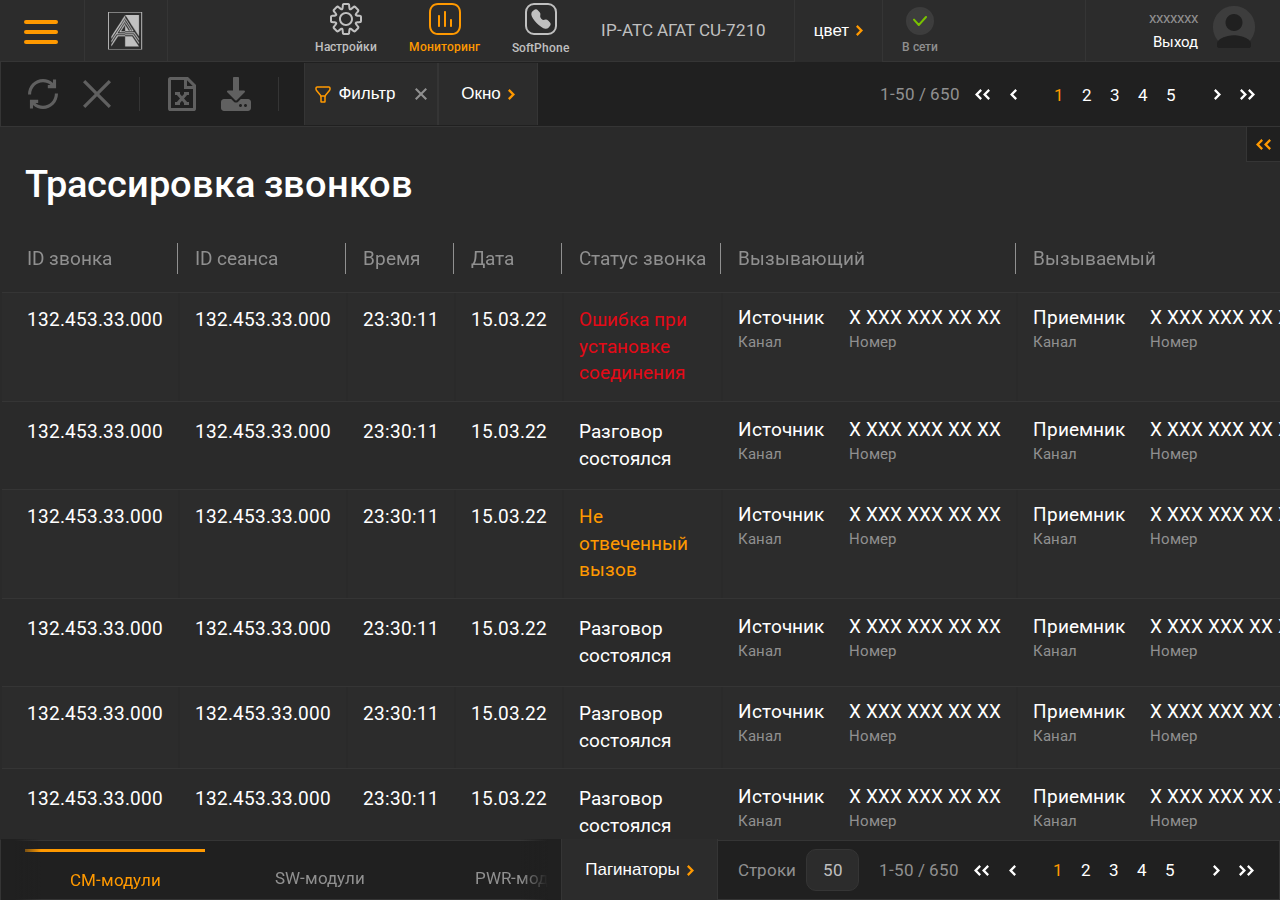
<file: tracing.html>
<!DOCTYPE html>
<html lang="en">
    <head>
        <meta charset="UTF-8">
        <meta http-equiv="X-UA-Compatible" content="IE=edge">
        <title>agant</title>
        <link rel="stylesheet" href="./styles/style.css">
        <link rel="stylesheet" href="./styles/adaptive.css">
        <link rel="icon" href="./img/icon.png" type="image/x-icon">
        <link href="./styles/datapicker.css" rel="stylesheet">
        <link rel="stylesheet" href='./styles/lib.css' />
        <link rel="stylesheet" href="./styles/swiper.css" />
        <link rel="stylesheet" href='./styles/aos.css'>
        <link rel="stylesheet" href="./styles/jquery-ui.css">
        <link rel="stylesheet" href="./styles/newStyle.css">
        <style>
        .accordion:after {
            content: url("/img/arr-accordion.svg");
        }
        .active:after {
            content: url("/img/acc-active.svg");
        }
    </style>
    </head>
    <body>
        <header>
            <div class="header-container">
                <div class="header-mob">
                    <div class="hamburger-menu">
                        <input id="menu__toggle" type="checkbox" />
                        <label class="menu__btn" for="menu__toggle">
                            <span class="span-burger"></span>
                        </label>
                        <div class="menu__box">
                            <div class="left-menu">
                                <div class="left-menu-link">
                                    <div class="left-menu-link-block">
                                        <button class="accordion">
                                            <span class="accordion-text">
                                                <span>
                                                    <svg xmlns="http://www.w3.org/2000/svg" width="46" height="46" viewBox="0 0 46 46" fill="none">
                                                        <rect width="46" height="46" rx="10" fill="#3D3D3D" />
                                                        <path fill-rule="evenodd" clip-rule="evenodd" d="M12 23C12 29.0751 16.9249 34 23 34C29.0751 34 34 29.0751 34 23C34 16.9249 29.0751 12 23 12C16.9249 12 12 16.9249 12 23ZM23 10C15.8203 10 10 15.8203 10 23C10 30.1797 15.8203 36 23 36C30.1797 36 36 30.1797 36 23C36 15.8203 30.1797 10 23 10ZM24 17V19H22V17H24ZM24 29V22H22V29H24Z" fill="white" />
                                                    </svg>
                                                </span>
                                                О системе
                                            </span>
                                        </button>
                                        <div class="panel">
                                            <ul>
                                                <li>
                                                    <a href='index.html'>Лицензия</a>
                                                </li>
                                                <li>
                                                    <a href='module.html'>Настройки</a>
                                                </li>
                                                <li>
                                                    <a href='lineModule.html'>Роли доступа</a>
                                                </li>
                                                <li>
                                                    <a href='tracing.html'>Звуковые файлы</a>
                                                </li>
                                                <li>
                                                    <a href='powerUnit.html'>Синтез речи</a>
                                                </li>
                                                <li>
                                                    <a href='switching.html'>Распознование
                                                        речи</a>
                                                </li>
                                                <li>
                                                    <a href='login.html'>Ресурсы</a>
                                                </li>
                                                <li>
                                                    <a href>Архивация</a>
                                                </li>
                                                <li>
                                                    <a href>Разархивация</a>
                                                </li>
                                                <li>
                                                    <a href>Линейные модули</a>
                                                </li>
                                                <li>
                                                    <a href>Журнал событий</a>
                                                </li>
                                            </ul>
                                        </div>
                                    </div>
                                    <div class="left-menu-link-block">
                                        <button class="accordion">
                                            <span class="accordion-text">
                                                <span>
                                                    <svg xmlns="http://www.w3.org/2000/svg" width="46" height="46" viewBox="0 0 46 46" fill="none">
                                                        <rect x="0.000976562" width="46" height="46" rx="10" fill="#3D3D3D" />
                                                        <path fill-rule="evenodd" clip-rule="evenodd"
                                                            d="M31.001 14H27.001C26.4487 14 26.001 14.4477 26.001 15V19C26.001 19.5523 26.4487 20 27.001 20H31.001C31.5533 20 32.001 19.5523 32.001 19V15C32.001 14.4477 31.5533 14 31.001 14ZM27.001 12C25.3441 12 24.001 13.3431 24.001 15V19C24.001 20.6569 25.3441 22 27.001 22H31.001C32.6578 22 34.001 20.6569 34.001 19V15C34.001 13.3431 32.6578 12 31.001 12H27.001ZM15.001 26H19.001C19.5533 26 20.001 26.4477 20.001 27V31C20.001 31.5523 19.5533 32 19.001 32H15.001C14.4487 32 14.001 31.5523 14.001 31V27C14.001 26.4477 14.4487 26 15.001 26ZM12.001 27C12.001 25.3431 13.3441 24 15.001 24H19.001C20.6578 24 22.001 25.3431 22.001 27V31C22.001 32.6569 20.6578 34 19.001 34H15.001C13.3441 34 12.001 32.6569 12.001 31V27ZM27.001 26H31.001C31.5533 26 32.001 26.4477 32.001 27V31C32.001 31.5523 31.5533 32 31.001 32H27.001C26.4487 32 26.001 31.5523 26.001 31V27C26.001 26.4477 26.4487 26 27.001 26ZM24.001 27C24.001 25.3431 25.3441 24 27.001 24H31.001C32.6578 24 34.001 25.3431 34.001 27V31C34.001 32.6569 32.6578 34 31.001 34H27.001C25.3441 34 24.001 32.6569 24.001 31V27ZM15.001 14H19.001C19.5533 14 20.001 14.4477 20.001 15V19C20.001 19.5523 19.5533 20 19.001 20H15.001C14.4487 20 14.001 19.5523 14.001 19V15C14.001 14.4477 14.4487 14 15.001 14ZM12.001 15C12.001 13.3431 13.3441 12 15.001 12H19.001C20.6578 12 22.001 13.3431 22.001 15V19C22.001 20.6569 20.6578 22 19.001 22H15.001C13.3441 22 12.001 20.6569 12.001 19V15Z"
                                                            fill="white" />
                                                    </svg>
                                                </span>
                                                Ресурсы
                                            </span>
                                        </button>
                                        <div class="panel">
                                            <ul>
                                                <li>
                                                    <a href='index.html'>Лицензия</a>
                                                </li>
                                                <li>
                                                    <a href='module.html'>Настройки</a>
                                                </li>
                                                <li>
                                                    <a href='lineModule.html'>Роли доступа</a>
                                                </li>
                                                <li>
                                                    <a href='tracing.html'>Звуковые файлы</a>
                                                </li>
                                                <li>
                                                    <a href='powerUnit.html'>Синтез речи</a>
                                                </li>
                                                <li>
                                                    <a href='switching.html'>Распознование
                                                        речи</a>
                                                </li>
                                                <li>
                                                    <a href='login.html'>Ресурсы</a>
                                                </li>
                                                <li>
                                                    <a href>Архивация</a>
                                                </li>
                                                <li>
                                                    <a href>Разархивация</a>
                                                </li>
                                                <li>
                                                    <a href>Линейные модули</a>
                                                </li>
                                                <li>
                                                    <a href>Журнал событий</a>
                                                </li>
                                            </ul>
                                        </div>
                                    </div>
                                    <div class="left-menu-link-block">
                                        <button class="accordion">
                                            <span class="accordion-text">
                                                <span>
                                                    <svg xmlns="http://www.w3.org/2000/svg" width="46" height="46" viewBox="0 0 46 46" fill="none">
                                                        <rect width="46" height="46" rx="10" fill="#2C2C2C" />
                                                        <path fill-rule="evenodd" clip-rule="evenodd" d="M12 12C12 11.4477 12.4477 11 13 11H29.8C32.1196 11 34 12.8804 34 15.2V29.8C34 32.1196 32.1196 34 29.8 34H19V36H17V34H13C12.4477 34 12 33.5523 12 33V12ZM19 32H29.8C31.015 32 32 31.015 32 29.8V15.2C32 13.985 31.015 13 29.8 13H19V32ZM17 13V32H14V13H17ZM29 20H22V18H29V20Z" fill="white" />
                                                    </svg>
                                                </span>
                                                Журнал событий
                                            </span>
                                        </button>
                                        <div class="panel">
                                            <ul>
                                                <li>
                                                    <a href='index.html'>Лицензия</a>
                                                </li>
                                                <li>
                                                    <a href='module.html'>Настройки</a>
                                                </li>
                                                <li>
                                                    <a href='lineModule.html'>Роли доступа</a>
                                                </li>
                                                <li>
                                                    <a href='tracing.html'>Звуковые файлы</a>
                                                </li>
                                                <li>
                                                    <a href='powerUnit.html'>Синтез речи</a>
                                                </li>
                                                <li>
                                                    <a href='switching.html'>Распознование
                                                        речи</a>
                                                </li>
                                                <li>
                                                    <a href='login.html'>Ресурсы</a>
                                                </li>
                                                <li>
                                                    <a href>Архивация</a>
                                                </li>
                                                <li>
                                                    <a href>Разархивация</a>
                                                </li>
                                                <li>
                                                    <a href>Линейные модули</a>
                                                </li>
                                                <li>
                                                    <a href>Журнал событий</a>
                                                </li>
                                            </ul>
                                        </div>
                                    </div>
                                    <div class="left-menu-link-block">
                                        <button class="accordion">
                                            <span class="accordion-text">
                                                <span>
                                                    <svg xmlns="http://www.w3.org/2000/svg" width="46" height="46" viewBox="0 0 46 46" fill="none">
                                                        <rect width="46" height="46" rx="10" fill="#3D3D3D" />
                                                        <path fill-rule="evenodd" clip-rule="evenodd"
                                                            d="M23.0006 9C19.1355 9 16.001 12.1323 16 15.9977C15.9879 19.8514 19.1018 22.9869 22.955 23L22.9584 23H23.0006C26.8668 23 30 19.865 30 15.9994C30 12.1335 26.8666 9 23.0006 9ZM18 15.9994C18 13.2383 20.239 11 23.0006 11C25.762 11 28 13.238 28 15.9994C28 18.761 25.7617 21 23.0006 21H22.9601C20.2122 20.9898 17.9907 18.7527 18 16.0028H18V15.9994ZM23.0006 25C20.5448 25 18.1321 25.2216 16.301 25.971C15.3734 26.3506 14.5409 26.8871 13.9387 27.6501C13.3247 28.428 13 29.3791 13 30.4839C13 31.5872 13.3221 32.5388 13.9321 33.3192C14.5309 34.0852 15.36 34.6266 16.2866 35.0111C18.1156 35.77 20.5296 36 23.0006 36C25.4565 36 27.8689 35.778 29.6997 35.0284C30.6271 34.6487 31.4595 34.1121 32.0615 33.3492C32.6753 32.5715 33 31.6206 33 30.5161C33 29.4131 32.678 28.4617 32.0681 27.6815C31.4694 26.9156 30.6405 26.3741 29.7141 25.9895C27.8854 25.2303 25.4717 25 23.0006 25ZM15 30.4839C15 29.7948 15.1935 29.2884 15.5086 28.8892C15.8355 28.4751 16.3428 28.1149 17.0585 27.822C18.5141 27.2263 20.6016 27 23.0006 27C25.4105 27 27.4965 27.2344 28.9473 27.8366C29.6606 28.1327 30.1663 28.4961 30.4924 28.9132C30.8072 29.3159 31 29.8257 31 30.5161C31 31.2048 30.8066 31.711 30.4915 32.1103C30.1648 32.5243 29.6575 32.8846 28.9419 33.1775C27.4867 33.7733 25.3994 34 23.0006 34C20.5906 34 18.5042 33.766 17.0532 33.1638C16.3397 32.8678 15.8339 32.5045 15.5078 32.0874C15.1929 31.6846 15 31.1747 15 30.4839Z"
                                                            fill="white" />
                                                    </svg>
                                                </span>
                                                Журнал действий
                                                пользователя
                                            </span>
                                        </button>
                                        <div class="panel">
                                            <ul>
                                                <li>
                                                    <a href='index.html'>Лицензия</a>
                                                </li>
                                                <li>
                                                    <a href='module.html'>Настройки</a>
                                                </li>
                                                <li>
                                                    <a href='lineModule.html'>Роли доступа</a>
                                                </li>
                                                <li>
                                                    <a href='tracing.html'>Звуковые файлы</a>
                                                </li>
                                                <li>
                                                    <a href='powerUnit.html'>Синтез речи</a>
                                                </li>
                                                <li>
                                                    <a href='switching.html'>Распознование
                                                        речи</a>
                                                </li>
                                                <li>
                                                    <a href='login.html'>Ресурсы</a>
                                                </li>
                                                <li>
                                                    <a href>Архивация</a>
                                                </li>
                                                <li>
                                                    <a href>Разархивация</a>
                                                </li>
                                                <li>
                                                    <a href>Линейные модули</a>
                                                </li>
                                                <li>
                                                    <a href>Журнал событий</a>
                                                </li>
                                            </ul>
                                        </div>
                                    </div>
                                    <div class="left-menu-link-block">
                                        <button class="accordion">
                                            <span class="accordion-text">
                                                <span>
                                                    <svg xmlns="http://www.w3.org/2000/svg" width="46" height="46" viewBox="0 0 46 46" fill="none">
                                                        <rect width="46" height="46" rx="10" fill="#3D3D3D" />
                                                        <path fill-rule="evenodd" clip-rule="evenodd"
                                                            d="M13.7594 15.7984C13.7863 15.773 13.8399 15.7225 13.8922 15.6659C14.7444 14.842 15.3468 14.3893 15.7947 14.1672C16.2057 13.9634 16.423 13.9824 16.5905 14.0364C16.8268 14.1125 17.1299 14.3157 17.6149 14.7754C17.8487 14.997 18.0994 15.2526 18.3917 15.5509L18.3986 15.5579L18.3986 15.5579C18.6851 15.8502 19.0051 16.1769 19.3616 16.5224C19.9387 17.0821 19.9864 17.416 19.9808 17.6262C19.977 17.7705 19.9427 17.9397 19.8686 18.1732C19.8316 18.2896 19.7886 18.4106 19.7384 18.5501L19.7232 18.5921L19.7232 18.5922C19.6785 18.7163 19.6285 18.855 19.5812 18.9968C19.3639 19.6491 19.1599 20.4914 19.42 21.5188C19.674 22.5223 20.3351 23.5665 21.5459 24.7403C22.7589 25.9162 23.8295 26.5491 24.8459 26.7905C25.8816 27.0365 26.7305 26.8437 27.3977 26.6341C27.5431 26.5885 27.6852 26.5402 27.8132 26.4967L27.8132 26.4967L27.8566 26.4819C28.0003 26.4332 28.1262 26.391 28.2477 26.3546C28.4911 26.2818 28.6741 26.2459 28.835 26.2418C29.085 26.2354 29.444 26.2966 30.0194 26.8542C30.3717 27.1957 30.7048 27.5029 31.0034 27.7782L31.0207 27.7942C31.328 28.0776 31.5913 28.3209 31.8194 28.5476C32.2955 29.021 32.498 29.3105 32.5716 29.5261C32.6183 29.6627 32.6446 29.8492 32.4404 30.2364C32.2149 30.6639 31.7518 31.2446 30.9029 32.0698C30.8446 32.1204 30.7924 32.1726 30.766 32.1989L30.7659 32.1989L30.7576 32.2072L30.7538 32.211C30.7063 32.2582 30.6622 32.302 30.6099 32.3502C30.5057 32.4463 30.3756 32.5533 30.2099 32.6525C29.8915 32.8434 29.3873 33.0395 28.6019 32.9934C26.9754 32.8979 24.0204 31.7516 19.1228 27.0039C14.2185 22.2497 13.0516 19.3953 12.9543 17.8492C12.9076 17.1087 13.103 16.6354 13.295 16.3337C13.3955 16.1758 13.5045 16.0508 13.6036 15.9496C13.6534 15.8988 13.6987 15.8559 13.7474 15.8097L13.7475 15.8097L13.7508 15.8065L13.7594 15.7984ZM19.821 14.1519L19.8209 14.1518L19.8155 14.1463L19.8155 14.1463C19.5313 13.8562 19.255 13.5743 18.9908 13.3239C18.4768 12.8367 17.8974 12.3563 17.2041 12.1328C16.4419 11.8871 15.6824 11.9904 14.9061 12.3755C14.1708 12.7401 13.3824 13.3743 12.4753 14.254C12.4567 14.272 12.4389 14.2907 12.4218 14.31C12.4209 14.3109 12.4197 14.3121 12.4181 14.3136C12.4113 14.3202 12.398 14.3331 12.3754 14.3545L12.3675 14.3619L12.3675 14.362C12.3206 14.4064 12.2515 14.4718 12.175 14.5499C12.0105 14.7177 11.804 14.9515 11.6077 15.2599C11.2061 15.8908 10.883 16.7803 10.9582 17.975C11.1046 20.2993 12.7435 23.6052 17.7307 28.4399C22.7235 33.2799 26.1207 34.8511 28.4847 34.9899C29.6945 35.0609 30.5951 34.7534 31.238 34.3681C31.553 34.1793 31.7927 33.9801 31.9657 33.8205C32.046 33.7465 32.1133 33.6796 32.1591 33.6341L32.1591 33.6341L32.167 33.6263C32.1891 33.6043 32.2024 33.5914 32.2091 33.5849C32.2107 33.5834 32.2119 33.5822 32.2127 33.5814C32.2325 33.5649 32.2517 33.5477 32.2702 33.5298C33.1743 32.6536 33.8304 31.8881 34.2094 31.1694C34.6119 30.4063 34.7257 29.6454 34.4643 28.8799C34.2299 28.1932 33.7288 27.6257 33.2295 27.1293C32.9698 26.8712 32.6775 26.6015 32.3766 26.324L32.3649 26.3132C32.0632 26.0349 31.7455 25.7419 31.4112 25.4179C30.5391 24.5728 29.6835 24.2194 28.7839 24.2424C28.3698 24.253 27.9943 24.3428 27.6742 24.4386C27.5139 24.4866 27.3569 24.5395 27.2139 24.588L27.1712 24.6025C27.0402 24.647 26.9203 24.6877 26.7984 24.726C26.2775 24.8897 25.8351 24.9698 25.3081 24.8447C24.7618 24.7149 23.9984 24.3323 22.938 23.3043C21.8754 22.2742 21.4884 21.5401 21.3588 21.028C21.2352 20.5398 21.312 20.1294 21.4787 19.629C21.5178 19.5116 21.5594 19.3961 21.6053 19.2689L21.6202 19.2276C21.6701 19.0889 21.725 18.9353 21.7748 18.7784C21.8742 18.4653 21.9692 18.0926 21.9801 17.6793C22.0042 16.7742 21.6236 15.9301 20.7538 15.0866C20.4158 14.7589 20.1107 14.4476 19.821 14.1519ZM25.0332 12.8931C25.0923 12.344 25.5854 11.9468 26.1345 12.006C30.7971 12.508 34.5163 16.0824 35.0454 20.6575C35.1089 21.2062 34.7155 21.7024 34.1669 21.7658C33.6183 21.8292 33.1221 21.4359 33.0586 20.8873C32.6416 17.2812 29.695 14.4009 25.9204 13.9945C25.3713 13.9353 24.974 13.4423 25.0332 12.8931ZM25.0448 16.7309C25.147 16.1881 25.6699 15.831 26.2126 15.9332C28.617 16.3861 30.521 18.216 30.9974 20.5874C31.1062 21.1289 30.7555 21.656 30.214 21.7648C29.6725 21.8736 29.1454 21.5228 29.0366 20.9813C28.7265 19.4379 27.4754 18.2062 25.8424 17.8987C25.2997 17.7965 24.9426 17.2736 25.0448 16.7309Z"
                                                            fill="white" />
                                                    </svg>
                                                </span>
                                                Трасировка
                                                звонков
                                            </span>
                                        </button>
                                        <div class="panel">
                                            <ul>
                                                <li>
                                                    <a href='index.html'>Лицензия</a>
                                                </li>
                                                <li>
                                                    <a href='module.html'>Настройки</a>
                                                </li>
                                                <li>
                                                    <a href='lineModule.html'>Роли доступа</a>
                                                </li>
                                                <li>
                                                    <a href='tracing.html'>Звуковые файлы</a>
                                                </li>
                                                <li>
                                                    <a href='powerUnit.html'>Синтез речи</a>
                                                </li>
                                                <li>
                                                    <a href='switching.html'>Распознование
                                                        речи</a>
                                                </li>
                                                <li>
                                                    <a href='login.html'>Ресурсы</a>
                                                </li>
                                                <li>
                                                    <a href>Архивация</a>
                                                </li>
                                                <li>
                                                    <a href>Разархивация</a>
                                                </li>
                                                <li>
                                                    <a href>Линейные модули</a>
                                                </li>
                                                <li>
                                                    <a href>Журнал событий</a>
                                                </li>
                                            </ul>
                                        </div>
                                    </div>
                                    <div class="left-menu-link-block">
                                        <button class="accordion">
                                            <span class="accordion-text">
                                                <span>
                                                    <svg xmlns="http://www.w3.org/2000/svg" width="46" height="46" viewBox="0 0 46 46" fill="none">
                                                        <rect width="46" height="46" rx="10" fill="#3D3D3D" />
                                                        <path fill-rule="evenodd" clip-rule="evenodd"
                                                            d="M11 15.5714C11 14.1501 12.1501 13 13.5714 13H32.4286C33.8499 13 35 14.1501 35 15.5714V29.4286C35 30.8499 33.8499 32 32.4286 32H26.6954L23.8466 36.5322C23.6636 36.8233 23.3439 37 23 37C22.6561 37 22.3364 36.8233 22.1534 36.5322L19.3046 32H13.5714C12.1501 32 11 30.8499 11 29.4286V15.5714ZM13.5714 15C13.2547 15 13 15.2547 13 15.5714V29.4286C13 29.7453 13.2547 30 13.5714 30H19.8571C20.201 30 20.5208 30.1767 20.7038 30.4678L23 34.1209L25.2962 30.4678C25.4792 30.1767 25.799 30 26.1429 30H32.4286C32.7453 30 33 29.7453 33 29.4286V15.5714C33 15.2547 32.7453 15 32.4286 15H13.5714ZM29 21H17V19H29V21ZM27 26.0072H19V24.0072H27V26.0072Z"
                                                            fill="white" />
                                                    </svg>
                                                </span>
                                                Служба поддержки
                                                АГАТ РТ
                                            </span>
                                        </button>
                                        <div class="panel">
                                            <ul>
                                                <li>
                                                    <a href='index.html'>Лицензия</a>
                                                </li>
                                                <li>
                                                    <a href='module.html'>Настройки</a>
                                                </li>
                                                <li>
                                                    <a href='lineModule.html'>Роли доступа</a>
                                                </li>
                                                <li>
                                                    <a href='tracing.html'>Звуковые файлы</a>
                                                </li>
                                                <li>
                                                    <a href='powerUnit.html'>Синтез речи</a>
                                                </li>
                                                <li>
                                                    <a href='switching.html'>Распознование
                                                        речи</a>
                                                </li>
                                                <li>
                                                    <a href='login.html'>Ресурсы</a>
                                                </li>
                                                <li>
                                                    <a href>Архивация</a>
                                                </li>
                                                <li>
                                                    <a href>Разархивация</a>
                                                </li>
                                                <li>
                                                    <a href>Линейные модули</a>
                                                </li>
                                                <li>
                                                    <a href>Журнал событий</a>
                                                </li>
                                            </ul>
                                        </div>
                                    </div>
                                </div>
                            </div>
                        </div>
                    </div>
                    <a href class="logo-mob">
                        <img src="./img/Logo 2.png" alt>
                        <img src="./img/Logo-mob-light.png" alt>
                    </a>
                </div>
                <div class="header-logo">
                    <img src="./img/logo-agant.svg" alt>
                    <img src="./img/logo-agant-light.svg" alt>
                </div>
                <div class="header-container-middle">
                    <div class="header-container-middle-links">
                        <div class="header-settings">
                            <svg width="32" height="32" viewBox="0 0 32 32" fill="none" xmlns="http://www.w3.org/2000/svg">
                                <path fill-rule="evenodd" clip-rule="evenodd"
                                    d="M14.7593 6.81134e-06C14.7762 1.02684e-05 14.7931 1.37255e-05 14.81 1.37255e-05H17.19C17.207 1.37255e-05 17.2239 1.02684e-05 17.2408 6.81134e-06C17.6267 -7.11515e-05 18.0056 -0.000147685 18.3213 0.0405353C18.6791 0.0866487 19.0846 0.198148 19.437 0.517108C19.7895 0.836066 19.9408 1.22845 20.0223 1.57988C20.0942 1.88993 20.1318 2.267 20.1701 2.65104L20.1801 2.75111L20.2489 3.43923C20.334 4.2898 20.389 4.81303 20.4765 5.16111C20.4782 5.16774 20.4799 5.17419 20.4815 5.18047C20.4871 5.17719 20.4928 5.1738 20.4987 5.17029C20.8067 4.98608 21.2156 4.65499 21.8772 4.11369L22.4902 3.61214C22.7888 3.3677 23.0821 3.12769 23.3521 2.95929C23.6582 2.76841 24.0427 2.59793 24.5174 2.62161C24.9922 2.64529 25.3578 2.85318 25.6434 3.07357C25.8953 3.26801 26.1632 3.53601 26.4361 3.80896L28.1908 5.5637C28.4637 5.83653 28.7317 6.1044 28.9262 6.35637C29.1466 6.64197 29.3544 7.00754 29.3781 7.4823C29.4018 7.95706 29.2313 8.34149 29.0404 8.64761C28.872 8.91769 28.632 9.21091 28.3876 9.50956L27.8858 10.1228C27.3445 10.7844 27.0135 11.1932 26.8292 11.5013C26.8257 11.5072 26.8223 11.5129 26.8191 11.5185C26.8253 11.5201 26.8318 11.5218 26.8384 11.5234C27.1865 11.611 27.7097 11.666 28.5603 11.7511L29.349 11.8299C29.733 11.8682 30.1101 11.9059 30.4201 11.9778C30.7716 12.0592 31.164 12.2105 31.4829 12.563C31.8019 12.9154 31.9134 13.3209 31.9595 13.6787C32.0002 13.9944 32.0001 14.3733 32 14.7592V17.2408C32.0001 17.6267 32.0002 18.0056 31.9595 18.3213C31.9134 18.6791 31.8019 19.0846 31.4829 19.437C31.164 19.7895 30.7716 19.9408 30.4202 20.0223C30.1101 20.0942 29.733 20.1318 29.349 20.1701L29.2489 20.1801L28.5611 20.2489C27.7105 20.334 27.1873 20.3889 26.8392 20.4765C26.8326 20.4782 26.8261 20.4798 26.8199 20.4815C26.8231 20.4871 26.8265 20.4928 26.83 20.4987C27.0142 20.8067 27.3453 21.2156 27.8866 21.8772L28.3879 22.4898C28.6323 22.7885 28.8724 23.0817 29.0408 23.3517C29.2316 23.6579 29.4021 24.0423 29.3784 24.5171C29.3547 24.9918 29.1469 25.3574 28.9265 25.643C28.732 25.895 28.464 26.1629 28.1911 26.4357L26.4364 28.1904C26.1635 28.4634 25.8956 28.7314 25.6437 28.9258C25.3581 29.1462 24.9925 29.3541 24.5177 29.3777C24.043 29.4014 23.6585 29.2309 23.3524 29.0401C23.0824 28.8717 22.7891 28.6317 22.4905 28.3872L21.8773 27.8855C21.2157 27.3442 20.8068 27.0131 20.4988 26.8289C20.4929 26.8254 20.4872 26.822 20.4816 26.8187C20.48 26.825 20.4783 26.8314 20.4766 26.8381C20.3891 27.1861 20.3341 27.7094 20.249 28.5599L20.1801 29.2489L20.1701 29.349C20.1318 29.733 20.0942 30.1101 20.0223 30.4202C19.9408 30.7716 19.7895 31.164 19.437 31.4829C19.0846 31.8019 18.6791 31.9134 18.3213 31.9595C18.0056 32.0002 17.6267 32.0001 17.2408 32H14.7592C14.3733 32.0001 13.9944 32.0002 13.6787 31.9595C13.3209 31.9134 12.9154 31.8019 12.563 31.4829C12.2105 31.164 12.0592 30.7716 11.9778 30.4201C11.9059 30.1101 11.8682 29.733 11.8299 29.349L11.7511 28.5603C11.666 27.7098 11.611 27.1865 11.5234 26.8385C11.5218 26.8318 11.5201 26.8254 11.5185 26.8191C11.5129 26.8224 11.5072 26.8258 11.5013 26.8293C11.1932 27.0135 10.7844 27.3446 10.1228 27.8859L9.50926 28.3879C9.2106 28.6323 8.91738 28.8723 8.6473 29.0407C8.34118 29.2316 7.95674 29.4021 7.48198 29.3784C7.00723 29.3547 6.64166 29.1469 6.35605 28.9265C6.10409 28.732 5.83621 28.4641 5.56337 28.1911L3.80865 26.4364C3.5357 26.1635 3.2677 25.8957 3.07326 25.6437C2.85286 25.3581 2.64498 24.9925 2.6213 24.5177C2.59762 24.043 2.7681 23.6585 2.95898 23.3524C3.12738 23.0824 3.3674 22.7891 3.61185 22.4905L4.11364 21.8772C4.65494 21.2156 4.98603 20.8067 5.17024 20.4987C5.17375 20.4928 5.17714 20.4871 5.18042 20.4815C5.17414 20.4799 5.16769 20.4782 5.16106 20.4765C4.81298 20.389 4.28975 20.334 3.43918 20.2489L2.75113 20.1801L2.65104 20.1701C2.267 20.1318 1.88993 20.0942 1.57988 20.0223C1.22845 19.9408 0.836067 19.7895 0.517108 19.437C0.198148 19.0846 0.0866487 18.6791 0.0405353 18.3213C-0.000147685 18.0056 -7.11515e-05 17.6267 6.81134e-06 17.2408C1.02684e-05 17.2239 1.37255e-05 17.207 1.37255e-05 17.19V14.81C1.37255e-05 14.7931 1.02684e-05 14.7762 6.81134e-06 14.7593C-7.11515e-05 14.3733 -0.000147685 13.9944 0.0405353 13.6787C0.0866486 13.3209 0.198148 12.9154 0.517108 12.563C0.836069 12.2105 1.22845 12.0592 1.57989 11.9778C1.88993 11.9059 2.26699 11.8682 2.65102 11.8299C2.66784 11.8282 2.68467 11.8266 2.7015 11.8249L3.43997 11.751C4.29055 11.666 4.81377 11.611 5.16185 11.5234C5.16848 11.5217 5.17494 11.5201 5.18121 11.5185C5.17793 11.5129 5.17454 11.5071 5.17103 11.5013C4.98682 11.1932 4.65573 10.7843 4.11443 10.1228L3.64428 9.54813C3.63357 9.53504 3.62286 9.52196 3.61216 9.50889C3.36771 9.21023 3.12769 8.917 2.95929 8.64693C2.76841 8.34081 2.59793 7.95637 2.62161 7.48161C2.64529 7.00685 2.85317 6.64128 3.07356 6.35568C3.268 6.1037 3.536 5.83581 3.80896 5.56296C3.82091 5.55102 3.83287 5.53906 3.84483 5.5271L5.52778 3.84415C5.53975 3.83219 5.5517 3.82022 5.56365 3.80827C5.8365 3.53532 6.10438 3.26732 6.35636 3.07288C6.64197 2.85249 7.00753 2.6446 7.48229 2.62092C7.95705 2.59725 8.34149 2.76772 8.64761 2.9586C8.91768 3.12701 9.21091 3.36702 9.50957 3.61148C9.52264 3.62218 9.53572 3.63289 9.54882 3.6436L10.1229 4.11328C10.7845 4.65458 11.1933 4.98567 11.5014 5.16988C11.5072 5.17339 11.513 5.17678 11.5186 5.18007C11.5202 5.17379 11.5219 5.16734 11.5235 5.16071C11.6111 4.81262 11.6661 4.2894 11.7511 3.43883L11.8249 2.7015C11.8266 2.68466 11.8282 2.66783 11.8299 2.65102C11.8682 2.26699 11.9059 1.88993 11.9778 1.57989C12.0592 1.22845 12.2105 0.83607 12.563 0.517109C12.9154 0.198149 13.3209 0.0866486 13.6787 0.0405353C13.9944 -0.000147685 14.3733 -7.11515e-05 14.7593 6.81134e-06ZM13.9276 2.02502C13.9271 2.02718 13.9266 2.02939 13.9261 2.03164C13.8869 2.20062 13.8604 2.44594 13.815 2.90051L13.7412 3.63783C13.7388 3.66249 13.7363 3.68706 13.7339 3.71155C13.6586 4.46483 13.5912 5.13928 13.4631 5.64866C13.3304 6.176 13.0577 6.84049 12.331 7.1415C11.6043 7.44251 10.9416 7.16547 10.4749 6.88639C10.0241 6.61683 9.49961 6.18757 8.91377 5.70815C8.89471 5.69255 8.87558 5.6769 8.85639 5.66119L8.28234 5.19151C7.92877 4.90223 7.73657 4.74749 7.58938 4.65571C7.58742 4.65448 7.58549 4.65329 7.5836 4.65212C7.58184 4.65347 7.58003 4.65485 7.5782 4.65626C7.44087 4.76224 7.26503 4.93533 6.942 5.25836L5.25905 6.94131C4.93602 7.26435 4.76292 7.44019 4.65695 7.57752C4.65553 7.57935 4.65415 7.58115 4.6528 7.58292C4.65397 7.58481 4.65516 7.58673 4.65639 7.5887C4.74817 7.73589 4.90291 7.92809 5.1922 8.28166L5.66234 8.85628C5.67803 8.87546 5.69368 8.89458 5.70927 8.91363C6.18871 9.49948 6.61797 10.024 6.88754 10.4748C7.16662 10.9415 7.44365 11.6042 7.14264 12.3309C6.84163 13.0576 6.17715 13.3303 5.6498 13.463C5.14043 13.5911 4.46597 13.6585 3.71269 13.7337C3.6882 13.7362 3.66363 13.7386 3.63898 13.7411L2.90051 13.8149C2.44594 13.8604 2.20062 13.8869 2.03164 13.9261C2.02939 13.9266 2.02718 13.9271 2.02502 13.9276C2.02472 13.9298 2.02443 13.9321 2.02413 13.9344C2.00196 14.1064 2.00001 14.3532 2.00001 14.81V17.19C2.00001 17.6469 2.00196 17.8936 2.02413 18.0657C2.02443 18.0679 2.02472 18.0702 2.02502 18.0724C2.02718 18.0729 2.02938 18.0734 2.03164 18.074C2.19802 18.1125 2.43841 18.1388 2.87969 18.183C2.88658 18.1837 2.89351 18.1844 2.90049 18.1851L3.71195 18.2662C4.46521 18.3415 5.13965 18.4088 5.64901 18.537C6.17635 18.6696 6.84084 18.9423 7.14185 19.669C7.44286 20.3957 7.16583 21.0584 6.88675 21.5251C6.61718 21.9759 6.18792 22.5005 5.70849 23.0863L5.19189 23.7177C4.90261 24.0713 4.74786 24.2635 4.65608 24.4107C4.65486 24.4126 4.65366 24.4145 4.6525 24.4164C4.65385 24.4182 4.65523 24.42 4.65664 24.4218C4.76261 24.5592 4.93571 24.735 5.25874 25.058L6.94169 26.741C7.26472 27.064 7.44057 27.2371 7.5779 27.3431C7.57973 27.3445 7.58153 27.3459 7.58329 27.3472C7.58518 27.3461 7.58711 27.3449 7.58908 27.3436C7.73627 27.2519 7.92846 27.0971 8.28203 26.8078L8.91369 26.291C9.49952 25.8116 10.0241 25.3823 10.4748 25.1128C10.9415 24.8337 11.6042 24.5567 12.3309 24.8577C13.0576 25.1587 13.3303 25.8232 13.463 26.3505C13.5911 26.8599 13.6585 27.5343 13.7338 28.2876L13.815 29.0995C13.8604 29.5541 13.8869 29.7994 13.9261 29.9684C13.9266 29.9706 13.9271 29.9729 13.9276 29.975C13.9298 29.9753 13.9321 29.9756 13.9344 29.9759C14.1064 29.9981 14.3532 30 14.81 30H17.19C17.6469 30 17.8936 29.9981 18.0657 29.9759C18.0679 29.9756 18.0702 29.9753 18.0724 29.975C18.0729 29.9729 18.0734 29.9706 18.074 29.9684C18.1126 29.8019 18.1388 29.5614 18.1831 29.1196C18.1837 29.113 18.1844 29.1063 18.1851 29.0995L18.2663 28.2872C18.3415 27.5339 18.4089 26.8595 18.5371 26.3501C18.6697 25.8228 18.9424 25.1583 19.6691 24.8573C20.3958 24.5563 21.0585 24.8333 21.5252 25.1124C21.976 25.3819 22.5006 25.8112 23.0864 26.2906L23.7177 26.8072C24.0713 27.0964 24.2635 27.2512 24.4107 27.343C24.4126 27.3442 24.4146 27.3454 24.4164 27.3465C24.4182 27.3452 24.42 27.3438 24.4218 27.3424C24.5592 27.2364 24.735 27.0633 25.058 26.7403L26.741 25.0574C27.064 24.7343 27.2371 24.5585 27.3431 24.4212C27.3445 24.4193 27.3459 24.4175 27.3472 24.4158C27.3461 24.4139 27.3449 24.4119 27.3436 24.41C27.2519 24.2628 27.0971 24.0706 26.8078 23.717L26.2918 23.0863C25.8123 22.5004 25.3831 21.9759 25.1135 21.5251C24.8344 21.0584 24.5574 20.3957 24.8584 19.669C25.1594 18.9423 25.8239 18.6696 26.3513 18.537C26.8606 18.4088 27.5351 18.3414 28.2883 18.2662L29.0995 18.1851C29.5541 18.1396 29.7994 18.1131 29.9684 18.074C29.9706 18.0734 29.9729 18.0729 29.975 18.0724C29.9753 18.0702 29.9756 18.0679 29.9759 18.0657C29.9981 17.8936 30 17.6469 30 17.19V14.81C30 14.3532 29.9981 14.1064 29.9759 13.9344C29.9756 13.9321 29.9753 13.9298 29.975 13.9276C29.9729 13.9271 29.9706 13.9266 29.9684 13.9261C29.7994 13.8869 29.5541 13.8604 29.0995 13.815L28.2875 13.7338C27.5343 13.6585 26.8598 13.5911 26.3505 13.463C25.8231 13.3303 25.1586 13.0576 24.8576 12.3309C24.5566 11.6042 24.8337 10.9415 25.1127 10.4748C25.3823 10.0241 25.8116 9.49951 26.291 8.91367L26.8075 8.28235C27.0968 7.92878 27.2516 7.73658 27.3433 7.58939C27.3446 7.58742 27.3458 7.58549 27.3469 7.5836C27.3456 7.58184 27.3442 7.58004 27.3428 7.57821C27.2374 7.44166 27.0657 7.26703 26.7461 6.94747C26.7443 6.94566 26.7425 6.94384 26.7407 6.94201L25.0577 5.25905C24.7347 4.93602 24.5589 4.76292 24.4215 4.65695C24.4197 4.65554 24.4179 4.65416 24.4161 4.65281C24.4142 4.65397 24.4123 4.65517 24.4103 4.65639C24.2631 4.74818 24.071 4.90292 23.7174 5.1922L23.0863 5.70854C22.5005 6.18797 21.9759 6.61724 21.5251 6.8868C21.0584 7.16588 20.3958 7.44291 19.669 7.1419C18.9423 6.84089 18.6696 6.17641 18.537 5.64906C18.4088 5.1397 18.3415 4.46526 18.2662 3.712L18.1851 2.90049C18.1851 2.90044 18.1851 2.90054 18.1851 2.90049C18.1396 2.44603 18.1131 2.2006 18.074 2.03164C18.0734 2.02938 18.0729 2.02718 18.0724 2.02502C18.0702 2.02472 18.0679 2.02443 18.0657 2.02413C17.8936 2.00196 17.6469 2.00001 17.19 2.00001H14.81C14.3532 2.00001 14.1064 2.00196 13.9344 2.02413C13.9321 2.02443 13.9298 2.02472 13.9276 2.02502ZM16 11C13.2386 11 11 13.2386 11 16C11 18.7614 13.2386 21 16 21C18.7614 21 21 18.7614 21 16C21 13.2386 18.7614 11 16 11ZM9.00002 16C9.00002 12.134 12.134 9.00001 16 9.00001C19.866 9.00001 23 12.134 23 16C23 19.866 19.866 23 16 23C12.134 23 9.00002 19.866 9.00002 16Z"
                                    fill="#C0C0C0" />
                            </svg>
                            Настройки
                        </div>
                        <div class="header-settings header-settings-active">
                            <svg width="32" height="32" viewBox="0 0 32 32" fill="none" xmlns="http://www.w3.org/2000/svg">
                                <path fill-rule="evenodd" clip-rule="evenodd"
                                    d="M8.97143 0C6.27381 0 4.00564 0.961453 2.41675 2.66588C0.835124 4.36251 0 6.71531 0 9.3777V22.6223C0 25.2835 0.830821 27.6364 2.41095 29.3337C3.99861 31.039 6.26731 32 8.97143 32H23.0286C25.7327 32 28.0014 31.039 29.5891 29.3337C31.1692 27.6364 32 25.2835 32 22.6223V9.3777C32 6.71654 31.1692 4.36358 29.5891 2.66636C28.0014 0.961051 25.7327 0 23.0286 0H8.97143ZM2 9.3777C2 7.13052 2.70059 5.29446 3.87968 4.02964C5.0515 2.77261 6.76905 2 8.97143 2H23.0286C25.2388 2 26.9558 2.77301 28.1253 4.02917C29.3023 5.2934 30 7.12929 30 9.3777V22.6223C30 24.8707 29.3023 26.7066 28.1253 27.9708C26.9558 29.227 25.2388 30 23.0286 30H8.97143C6.76126 30 5.04425 29.227 3.87476 27.9708C2.69775 26.7066 2 24.8707 2 22.6223V9.3777ZM17 9C17 8.44771 16.5523 8 16 8C15.4477 8 15 8.44771 15 9V23C15 23.5523 15.4477 24 16 24C16.5523 24 17 23.5523 17 23V9ZM11 13C11 12.4477 10.5523 12 10 12C9.44771 12 9 12.4477 9 13V23C9 23.5523 9.44771 24 10 24C10.5523 24 11 23.5523 11 23V13ZM22 16C22.5523 16 23 16.4477 23 17V23C23 23.5523 22.5523 24 22 24C21.4477 24 21 23.5523 21 23V17C21 16.4477 21.4477 16 22 16Z"
                                    fill="#FF9900" />
                            </svg>
                            Мониторинг
                        </div>
                        <div class="header-settings">
                            <svg width="34" height="34" viewBox="0 0 34 34" fill="none" xmlns="http://www.w3.org/2000/svg">
                                <rect x="2" y="2" width="30" height="30" rx="8" stroke="#C0C0C0" stroke-width="2" />
                                <path fill-rule="evenodd" clip-rule="evenodd" d="M16.5711 17.4331C20.2277 21.0887 21.0573 16.8596 23.3855 19.1862C25.6301 21.4301 26.9201 21.8797 24.0763 24.7227C23.7201 25.009 21.4568 28.4532 13.5029 20.5014C5.54797 12.5487 8.99011 10.2832 9.27646 9.92704C12.1272 7.07611 12.569 8.37368 14.8136 10.6176C17.1418 12.9452 12.9144 13.7775 16.5711 17.4331Z" stroke="#C0C0C0" stroke-width="2" stroke-linecap="round" stroke-linejoin="round" />
                            </svg>
                            SoftPhone
                        </div>
                        <p>
                            IP-АТС АГАТ CU-7210
                        </p>
                    </div>
                    <div class="header-container-middle-part">
                        <div class="dropdown">
                            <button class="dropbtn colors-btn">
                                <span class="colors-btn-text-desktop">Цветовая схема</span>
                                <span class="colors-btn-text-mob">цвет</span>
                                <svg width="7" height="11" viewBox="0 0 7 11" fill="none" xmlns="http://www.w3.org/2000/svg">
                                    <path fill-rule="evenodd" clip-rule="evenodd" d="M3.77448 5.50024L-4.08854e-07 1.64676L1.61276 0.00024407L7 5.50024L1.61276 11.0002L-7.19716e-08 9.35373L3.77448 5.50024Z" fill="#FF9900" />
                                </svg>
                            </button>
                            <div class="dropdown-content">
                                <div id='theme-light' class="dropdown-content-block">
                                    <p>Светлая тема</p>
                                    <svg xmlns="http://www.w3.org/2000/svg" width="66" height="20" viewBox="0 0 66 20" fill="none">
                                        <rect width="20" height="20" fill="#EBEBEB" />
                                        <rect x="46" width="20" height="20" fill="#E4F1FF" />
                                        <rect x="23" width="20" height="20" fill="#203F9A" />
                                    </svg>
                                </div>
                                <div id='theme-dark' class="dropdown-content-block">
                                    <p>Тёмная тема</p>
                                    <svg xmlns="http://www.w3.org/2000/svg" width="66" height="20" viewBox="0 0 66 20" fill="none">
                                        <rect width="20" height="20" fill="#202020" />
                                        <rect x="46" width="20" height="20" fill="#909090" />
                                        <rect x="23" width="20" height="20" fill="#FDAB0B" />
                                    </svg>
                                </div>
                                <div class="dropdown-content-block">
                                    <p>Другая тема</p>
                                    <svg xmlns="http://www.w3.org/2000/svg" width="66" height="20" viewBox="0 0 66 20" fill="none">
                                        <rect x="46" width="20" height="20" fill="#5E647A" />
                                        <rect width="20" height="20" fill="#EBEBEB" />
                                        <rect x="23" width="20" height="20" fill="#B91600" />
                                    </svg>
                                </div>
                            </div>
                        </div>
                        <div class="header-container-state">
                            <div class="header-container-state-block">
                                <div class="header-container-state-block-ellipse">
                                    <img src="./img/tick-green.svg" alt>
                                </div>
                                <p>
                                    В сети
                                </p>
                            </div>
                            <div class="header-container-state-block">
                                <div class="header-container-state-block-ellipse">
                                    <img src="./img/minus-yellow.svg" alt>
                                </div>
                                <p>
                                    Не на месте
                                </p>
                            </div>
                            <div class="header-container-state-block">
                                <div class="header-container-state-block-ellipse">
                                    <img src="./img/points.svg" alt>
                                </div>
                                <p>
                                    Занят
                                </p>
                            </div>
                            <div class="header-container-state-block">
                                <div class="header-container-state-block-ellipse">
                                    <img src="./img/ellipse.svg" alt>
                                </div>
                                <p>
                                    Невидимка
                                </p>
                            </div>
                            <div class="header-container-state-block">
                                <div class="header-container-state-block-ellipse">
                                    <img src="./img/close-red.svg" alt>
                                </div>
                                <p>
                                    Выход
                                </p>
                            </div>
                        </div>
                    </div>

                </div>
                <div class="header-container-lk">
                    <div class="header-container-lk-text">
                        <p>ххххххх</p>
                        <a href="/">Выход</a>
                    </div>
                    <div class="header-container-lk-img">
                        <img src="./img/lk.png" alt>
                        <img src="./img/lk-light.png" alt>
                    </div>
                </div>

            </div>
        </header>
        <section class="section-event-log">
            <div class="left-menu left-menu-desktop _hide">
                <div class="left-menu-link">
                    <div class="left-menu-link-block">
                        <button class="accordion">
                            <span class="accordion-text">
                                <span>
                                    <svg xmlns="http://www.w3.org/2000/svg" width="46" height="46" viewBox="0 0 46 46" fill="none">
                                        <rect width="46" height="46" rx="10" fill="#3D3D3D" />
                                        <path fill-rule="evenodd" clip-rule="evenodd" d="M12 23C12 29.0751 16.9249 34 23 34C29.0751 34 34 29.0751 34 23C34 16.9249 29.0751 12 23 12C16.9249 12 12 16.9249 12 23ZM23 10C15.8203 10 10 15.8203 10 23C10 30.1797 15.8203 36 23 36C30.1797 36 36 30.1797 36 23C36 15.8203 30.1797 10 23 10ZM24 17V19H22V17H24ZM24 29V22H22V29H24Z" fill="white" />
                                    </svg>
                                </span>
                                О системе
                            </span>
                        </button>
                        <div class="panel">
                            <ul>
                                <li>
                                    <a href='index.html'>Лицензия</a>
                                </li>
                                <li>
                                    <a href='module.html'>Настройки</a>
                                </li>
                                <li>
                                    <a href='lineModule.html'>Роли доступа</a>
                                </li>
                                <li>
                                    <a href='tracing.html'>Звуковые файлы</a>
                                </li>
                                <li>
                                    <a href='powerUnit.html'>Синтез речи</a>
                                </li>
                                <li>
                                    <a href='switching.html'>Распознование
                                        речи</a>
                                </li>
                                <li>
                                    <a href='login.html'>Ресурсы</a>
                                </li>
                                <li>
                                    <a href>Архивация</a>
                                </li>
                                <li>
                                    <a href>Разархивация</a>
                                </li>
                                <li>
                                    <a href>Линейные модули</a>
                                </li>
                                <li>
                                    <a href>Журнал событий</a>
                                </li>
                            </ul>
                        </div>
                    </div>
                    <div class="left-menu-link-block">
                        <button class="accordion">
                            <span class="accordion-text">
                                <span>
                                    <svg xmlns="http://www.w3.org/2000/svg" width="46" height="46" viewBox="0 0 46 46" fill="none">
                                        <rect x="0.000976562" width="46" height="46" rx="10" fill="#3D3D3D" />
                                        <path fill-rule="evenodd" clip-rule="evenodd"
                                            d="M31.001 14H27.001C26.4487 14 26.001 14.4477 26.001 15V19C26.001 19.5523 26.4487 20 27.001 20H31.001C31.5533 20 32.001 19.5523 32.001 19V15C32.001 14.4477 31.5533 14 31.001 14ZM27.001 12C25.3441 12 24.001 13.3431 24.001 15V19C24.001 20.6569 25.3441 22 27.001 22H31.001C32.6578 22 34.001 20.6569 34.001 19V15C34.001 13.3431 32.6578 12 31.001 12H27.001ZM15.001 26H19.001C19.5533 26 20.001 26.4477 20.001 27V31C20.001 31.5523 19.5533 32 19.001 32H15.001C14.4487 32 14.001 31.5523 14.001 31V27C14.001 26.4477 14.4487 26 15.001 26ZM12.001 27C12.001 25.3431 13.3441 24 15.001 24H19.001C20.6578 24 22.001 25.3431 22.001 27V31C22.001 32.6569 20.6578 34 19.001 34H15.001C13.3441 34 12.001 32.6569 12.001 31V27ZM27.001 26H31.001C31.5533 26 32.001 26.4477 32.001 27V31C32.001 31.5523 31.5533 32 31.001 32H27.001C26.4487 32 26.001 31.5523 26.001 31V27C26.001 26.4477 26.4487 26 27.001 26ZM24.001 27C24.001 25.3431 25.3441 24 27.001 24H31.001C32.6578 24 34.001 25.3431 34.001 27V31C34.001 32.6569 32.6578 34 31.001 34H27.001C25.3441 34 24.001 32.6569 24.001 31V27ZM15.001 14H19.001C19.5533 14 20.001 14.4477 20.001 15V19C20.001 19.5523 19.5533 20 19.001 20H15.001C14.4487 20 14.001 19.5523 14.001 19V15C14.001 14.4477 14.4487 14 15.001 14ZM12.001 15C12.001 13.3431 13.3441 12 15.001 12H19.001C20.6578 12 22.001 13.3431 22.001 15V19C22.001 20.6569 20.6578 22 19.001 22H15.001C13.3441 22 12.001 20.6569 12.001 19V15Z"
                                            fill="white" />
                                    </svg>
                                </span>
                                Ресурсы
                            </span>
                        </button>
                        <div class="panel">
                            <ul>
                                <li>
                                    <a href='index.html'>Лицензия</a>
                                </li>
                                <li>
                                    <a href='module.html'>Настройки</a>
                                </li>
                                <li>
                                    <a href='lineModule.html'>Роли доступа</a>
                                </li>
                                <li>
                                    <a href='tracing.html'>Звуковые файлы</a>
                                </li>
                                <li>
                                    <a href='powerUnit.html'>Синтез речи</a>
                                </li>
                                <li>
                                    <a href='switching.html'>Распознование
                                        речи</a>
                                </li>
                                <li>
                                    <a href='login.html'>Ресурсы</a>
                                </li>
                                <li>
                                    <a href>Архивация</a>
                                </li>
                                <li>
                                    <a href>Разархивация</a>
                                </li>
                                <li>
                                    <a href>Линейные модули</a>
                                </li>
                                <li>
                                    <a href>Журнал событий</a>
                                </li>
                            </ul>
                        </div>
                    </div>
                    <div class="left-menu-link-block">
                        <button class="accordion">
                            <span class="accordion-text">
                                <span>
                                    <svg xmlns="http://www.w3.org/2000/svg" width="46" height="46" viewBox="0 0 46 46" fill="none">
                                        <rect width="46" height="46" rx="10" fill="#2C2C2C" />
                                        <path fill-rule="evenodd" clip-rule="evenodd" d="M12 12C12 11.4477 12.4477 11 13 11H29.8C32.1196 11 34 12.8804 34 15.2V29.8C34 32.1196 32.1196 34 29.8 34H19V36H17V34H13C12.4477 34 12 33.5523 12 33V12ZM19 32H29.8C31.015 32 32 31.015 32 29.8V15.2C32 13.985 31.015 13 29.8 13H19V32ZM17 13V32H14V13H17ZM29 20H22V18H29V20Z" fill="white" />
                                    </svg>
                                </span>
                                Журнал событий
                            </span>
                        </button>
                        <div class="panel">
                            <ul>
                                <li>
                                    <a href='index.html'>Лицензия</a>
                                </li>
                                <li>
                                    <a href='module.html'>Настройки</a>
                                </li>
                                <li>
                                    <a href='lineModule.html'>Роли доступа</a>
                                </li>
                                <li>
                                    <a href='tracing.html'>Звуковые файлы</a>
                                </li>
                                <li>
                                    <a href='powerUnit.html'>Синтез речи</a>
                                </li>
                                <li>
                                    <a href='switching.html'>Распознование
                                        речи</a>
                                </li>
                                <li>
                                    <a href='login.html'>Ресурсы</a>
                                </li>
                                <li>
                                    <a href>Архивация</a>
                                </li>
                                <li>
                                    <a href>Разархивация</a>
                                </li>
                                <li>
                                    <a href>Линейные модули</a>
                                </li>
                                <li>
                                    <a href>Журнал событий</a>
                                </li>
                            </ul>
                        </div>
                    </div>
                    <div class="left-menu-link-block">
                        <button class="accordion">
                            <span class="accordion-text">
                                <span>
                                    <svg xmlns="http://www.w3.org/2000/svg" width="46" height="46" viewBox="0 0 46 46" fill="none">
                                        <rect width="46" height="46" rx="10" fill="#3D3D3D" />
                                        <path fill-rule="evenodd" clip-rule="evenodd"
                                            d="M23.0006 9C19.1355 9 16.001 12.1323 16 15.9977C15.9879 19.8514 19.1018 22.9869 22.955 23L22.9584 23H23.0006C26.8668 23 30 19.865 30 15.9994C30 12.1335 26.8666 9 23.0006 9ZM18 15.9994C18 13.2383 20.239 11 23.0006 11C25.762 11 28 13.238 28 15.9994C28 18.761 25.7617 21 23.0006 21H22.9601C20.2122 20.9898 17.9907 18.7527 18 16.0028H18V15.9994ZM23.0006 25C20.5448 25 18.1321 25.2216 16.301 25.971C15.3734 26.3506 14.5409 26.8871 13.9387 27.6501C13.3247 28.428 13 29.3791 13 30.4839C13 31.5872 13.3221 32.5388 13.9321 33.3192C14.5309 34.0852 15.36 34.6266 16.2866 35.0111C18.1156 35.77 20.5296 36 23.0006 36C25.4565 36 27.8689 35.778 29.6997 35.0284C30.6271 34.6487 31.4595 34.1121 32.0615 33.3492C32.6753 32.5715 33 31.6206 33 30.5161C33 29.4131 32.678 28.4617 32.0681 27.6815C31.4694 26.9156 30.6405 26.3741 29.7141 25.9895C27.8854 25.2303 25.4717 25 23.0006 25ZM15 30.4839C15 29.7948 15.1935 29.2884 15.5086 28.8892C15.8355 28.4751 16.3428 28.1149 17.0585 27.822C18.5141 27.2263 20.6016 27 23.0006 27C25.4105 27 27.4965 27.2344 28.9473 27.8366C29.6606 28.1327 30.1663 28.4961 30.4924 28.9132C30.8072 29.3159 31 29.8257 31 30.5161C31 31.2048 30.8066 31.711 30.4915 32.1103C30.1648 32.5243 29.6575 32.8846 28.9419 33.1775C27.4867 33.7733 25.3994 34 23.0006 34C20.5906 34 18.5042 33.766 17.0532 33.1638C16.3397 32.8678 15.8339 32.5045 15.5078 32.0874C15.1929 31.6846 15 31.1747 15 30.4839Z"
                                            fill="white" />
                                    </svg>
                                </span>
                                Журнал действий
                                пользователя
                            </span>
                        </button>
                        <div class="panel">
                            <ul>
                                <li>
                                    <a href='index.html'>Лицензия</a>
                                </li>
                                <li>
                                    <a href='module.html'>Настройки</a>
                                </li>
                                <li>
                                    <a href='lineModule.html'>Роли доступа</a>
                                </li>
                                <li>
                                    <a href='tracing.html'>Звуковые файлы</a>
                                </li>
                                <li>
                                    <a href='powerUnit.html'>Синтез речи</a>
                                </li>
                                <li>
                                    <a href='switching.html'>Распознование
                                        речи</a>
                                </li>
                                <li>
                                    <a href='login.html'>Ресурсы</a>
                                </li>
                                <li>
                                    <a href>Архивация</a>
                                </li>
                                <li>
                                    <a href>Разархивация</a>
                                </li>
                                <li>
                                    <a href>Линейные модули</a>
                                </li>
                                <li>
                                    <a href>Журнал событий</a>
                                </li>
                            </ul>
                        </div>
                    </div>
                    <div class="left-menu-link-block">
                        <button class="accordion">
                            <span class="accordion-text">
                                <span>
                                    <svg xmlns="http://www.w3.org/2000/svg" width="46" height="46" viewBox="0 0 46 46" fill="none">
                                        <rect width="46" height="46" rx="10" fill="#3D3D3D" />
                                        <path fill-rule="evenodd" clip-rule="evenodd"
                                            d="M13.7594 15.7984C13.7863 15.773 13.8399 15.7225 13.8922 15.6659C14.7444 14.842 15.3468 14.3893 15.7947 14.1672C16.2057 13.9634 16.423 13.9824 16.5905 14.0364C16.8268 14.1125 17.1299 14.3157 17.6149 14.7754C17.8487 14.997 18.0994 15.2526 18.3917 15.5509L18.3986 15.5579L18.3986 15.5579C18.6851 15.8502 19.0051 16.1769 19.3616 16.5224C19.9387 17.0821 19.9864 17.416 19.9808 17.6262C19.977 17.7705 19.9427 17.9397 19.8686 18.1732C19.8316 18.2896 19.7886 18.4106 19.7384 18.5501L19.7232 18.5921L19.7232 18.5922C19.6785 18.7163 19.6285 18.855 19.5812 18.9968C19.3639 19.6491 19.1599 20.4914 19.42 21.5188C19.674 22.5223 20.3351 23.5665 21.5459 24.7403C22.7589 25.9162 23.8295 26.5491 24.8459 26.7905C25.8816 27.0365 26.7305 26.8437 27.3977 26.6341C27.5431 26.5885 27.6852 26.5402 27.8132 26.4967L27.8132 26.4967L27.8566 26.4819C28.0003 26.4332 28.1262 26.391 28.2477 26.3546C28.4911 26.2818 28.6741 26.2459 28.835 26.2418C29.085 26.2354 29.444 26.2966 30.0194 26.8542C30.3717 27.1957 30.7048 27.5029 31.0034 27.7782L31.0207 27.7942C31.328 28.0776 31.5913 28.3209 31.8194 28.5476C32.2955 29.021 32.498 29.3105 32.5716 29.5261C32.6183 29.6627 32.6446 29.8492 32.4404 30.2364C32.2149 30.6639 31.7518 31.2446 30.9029 32.0698C30.8446 32.1204 30.7924 32.1726 30.766 32.1989L30.7659 32.1989L30.7576 32.2072L30.7538 32.211C30.7063 32.2582 30.6622 32.302 30.6099 32.3502C30.5057 32.4463 30.3756 32.5533 30.2099 32.6525C29.8915 32.8434 29.3873 33.0395 28.6019 32.9934C26.9754 32.8979 24.0204 31.7516 19.1228 27.0039C14.2185 22.2497 13.0516 19.3953 12.9543 17.8492C12.9076 17.1087 13.103 16.6354 13.295 16.3337C13.3955 16.1758 13.5045 16.0508 13.6036 15.9496C13.6534 15.8988 13.6987 15.8559 13.7474 15.8097L13.7475 15.8097L13.7508 15.8065L13.7594 15.7984ZM19.821 14.1519L19.8209 14.1518L19.8155 14.1463L19.8155 14.1463C19.5313 13.8562 19.255 13.5743 18.9908 13.3239C18.4768 12.8367 17.8974 12.3563 17.2041 12.1328C16.4419 11.8871 15.6824 11.9904 14.9061 12.3755C14.1708 12.7401 13.3824 13.3743 12.4753 14.254C12.4567 14.272 12.4389 14.2907 12.4218 14.31C12.4209 14.3109 12.4197 14.3121 12.4181 14.3136C12.4113 14.3202 12.398 14.3331 12.3754 14.3545L12.3675 14.3619L12.3675 14.362C12.3206 14.4064 12.2515 14.4718 12.175 14.5499C12.0105 14.7177 11.804 14.9515 11.6077 15.2599C11.2061 15.8908 10.883 16.7803 10.9582 17.975C11.1046 20.2993 12.7435 23.6052 17.7307 28.4399C22.7235 33.2799 26.1207 34.8511 28.4847 34.9899C29.6945 35.0609 30.5951 34.7534 31.238 34.3681C31.553 34.1793 31.7927 33.9801 31.9657 33.8205C32.046 33.7465 32.1133 33.6796 32.1591 33.6341L32.1591 33.6341L32.167 33.6263C32.1891 33.6043 32.2024 33.5914 32.2091 33.5849C32.2107 33.5834 32.2119 33.5822 32.2127 33.5814C32.2325 33.5649 32.2517 33.5477 32.2702 33.5298C33.1743 32.6536 33.8304 31.8881 34.2094 31.1694C34.6119 30.4063 34.7257 29.6454 34.4643 28.8799C34.2299 28.1932 33.7288 27.6257 33.2295 27.1293C32.9698 26.8712 32.6775 26.6015 32.3766 26.324L32.3649 26.3132C32.0632 26.0349 31.7455 25.7419 31.4112 25.4179C30.5391 24.5728 29.6835 24.2194 28.7839 24.2424C28.3698 24.253 27.9943 24.3428 27.6742 24.4386C27.5139 24.4866 27.3569 24.5395 27.2139 24.588L27.1712 24.6025C27.0402 24.647 26.9203 24.6877 26.7984 24.726C26.2775 24.8897 25.8351 24.9698 25.3081 24.8447C24.7618 24.7149 23.9984 24.3323 22.938 23.3043C21.8754 22.2742 21.4884 21.5401 21.3588 21.028C21.2352 20.5398 21.312 20.1294 21.4787 19.629C21.5178 19.5116 21.5594 19.3961 21.6053 19.2689L21.6202 19.2276C21.6701 19.0889 21.725 18.9353 21.7748 18.7784C21.8742 18.4653 21.9692 18.0926 21.9801 17.6793C22.0042 16.7742 21.6236 15.9301 20.7538 15.0866C20.4158 14.7589 20.1107 14.4476 19.821 14.1519ZM25.0332 12.8931C25.0923 12.344 25.5854 11.9468 26.1345 12.006C30.7971 12.508 34.5163 16.0824 35.0454 20.6575C35.1089 21.2062 34.7155 21.7024 34.1669 21.7658C33.6183 21.8292 33.1221 21.4359 33.0586 20.8873C32.6416 17.2812 29.695 14.4009 25.9204 13.9945C25.3713 13.9353 24.974 13.4423 25.0332 12.8931ZM25.0448 16.7309C25.147 16.1881 25.6699 15.831 26.2126 15.9332C28.617 16.3861 30.521 18.216 30.9974 20.5874C31.1062 21.1289 30.7555 21.656 30.214 21.7648C29.6725 21.8736 29.1454 21.5228 29.0366 20.9813C28.7265 19.4379 27.4754 18.2062 25.8424 17.8987C25.2997 17.7965 24.9426 17.2736 25.0448 16.7309Z"
                                            fill="white" />
                                    </svg>
                                </span>
                                Трасировка
                                звонков
                            </span>
                        </button>
                        <div class="panel">
                            <ul>
                                <li>
                                    <a href='index.html'>Лицензия</a>
                                </li>
                                <li>
                                    <a href='module.html'>Настройки</a>
                                </li>
                                <li>
                                    <a href='lineModule.html'>Роли доступа</a>
                                </li>
                                <li>
                                    <a href='tracing.html'>Звуковые файлы</a>
                                </li>
                                <li>
                                    <a href='powerUnit.html'>Синтез речи</a>
                                </li>
                                <li>
                                    <a href='switching.html'>Распознование
                                        речи</a>
                                </li>
                                <li>
                                    <a href='login.html'>Ресурсы</a>
                                </li>
                                <li>
                                    <a href>Архивация</a>
                                </li>
                                <li>
                                    <a href>Разархивация</a>
                                </li>
                                <li>
                                    <a href>Линейные модули</a>
                                </li>
                                <li>
                                    <a href>Журнал событий</a>
                                </li>
                            </ul>
                        </div>
                    </div>
                    <div class="left-menu-link-block">
                        <button class="accordion">
                            <span class="accordion-text">
                                <span>
                                    <svg xmlns="http://www.w3.org/2000/svg" width="46" height="46" viewBox="0 0 46 46" fill="none">
                                        <rect width="46" height="46" rx="10" fill="#3D3D3D" />
                                        <path fill-rule="evenodd" clip-rule="evenodd"
                                            d="M11 15.5714C11 14.1501 12.1501 13 13.5714 13H32.4286C33.8499 13 35 14.1501 35 15.5714V29.4286C35 30.8499 33.8499 32 32.4286 32H26.6954L23.8466 36.5322C23.6636 36.8233 23.3439 37 23 37C22.6561 37 22.3364 36.8233 22.1534 36.5322L19.3046 32H13.5714C12.1501 32 11 30.8499 11 29.4286V15.5714ZM13.5714 15C13.2547 15 13 15.2547 13 15.5714V29.4286C13 29.7453 13.2547 30 13.5714 30H19.8571C20.201 30 20.5208 30.1767 20.7038 30.4678L23 34.1209L25.2962 30.4678C25.4792 30.1767 25.799 30 26.1429 30H32.4286C32.7453 30 33 29.7453 33 29.4286V15.5714C33 15.2547 32.7453 15 32.4286 15H13.5714ZM29 21H17V19H29V21ZM27 26.0072H19V24.0072H27V26.0072Z"
                                            fill="white" />
                                    </svg>
                                </span>
                                Служба поддержки
                                АГАТ РТ
                            </span>
                        </button>
                        <div class="panel">
                            <ul>
                                <li>
                                    <a href='index.html'>Лицензия</a>
                                </li>
                                <li>
                                    <a href='module.html'>Настройки</a>
                                </li>
                                <li>
                                    <a href='lineModule.html'>Роли доступа</a>
                                </li>
                                <li>
                                    <a href='tracing.html'>Звуковые файлы</a>
                                </li>
                                <li>
                                    <a href='powerUnit.html'>Синтез речи</a>
                                </li>
                                <li>
                                    <a href='switching.html'>Распознование
                                        речи</a>
                                </li>
                                <li>
                                    <a href='login.html'>Ресурсы</a>
                                </li>
                                <li>
                                    <a href>Архивация</a>
                                </li>
                                <li>
                                    <a href>Разархивация</a>
                                </li>
                                <li>
                                    <a href>Линейные модули</a>
                                </li>
                                <li>
                                    <a href>Журнал событий</a>
                                </li>
                            </ul>
                        </div>
                    </div>
                </div>
            </div>
            <div class="section-event-log-container">
                <div class="section-event-log-top">
                    <button class="btn-menu-open _active">
                        <svg width="15" height="11" viewBox="0 0 15 11" fill="none" xmlns="http://www.w3.org/2000/svg">
                            <path fill-rule="evenodd" clip-rule="evenodd" d="M3.77448 5.5L1.22656e-06 1.64652L1.61276 2.11488e-07L7 5.5L1.61276 11L2.15915e-07 9.35348L3.77448 5.5Z" fill="#FF9900"></path>
                            <path fill-rule="evenodd" clip-rule="evenodd" d="M11.7745 5.5L8 1.64652L9.61276 2.11488e-07L15 5.5L9.61276 11L8 9.35348L11.7745 5.5Z" fill="#FF9900"></path>
                        </svg>
                    </button>
                    <div class="section-event-log-top-left">
                        <div class="section-event-log-top-btns">
                            <div class="section-event-log-top-part">
                                <svg class="reload-btn" xmlns="http://www.w3.org/2000/svg" width="34" height="34" viewBox="0 0 34 34" fill="none">
                                    <path fill-rule="evenodd" clip-rule="evenodd"
                                        d="M17 5.19222C10.4372 5.19222 5.10345 10.6949 5.10345 17.5L2 17.5C2 8.94729 8.70825 2 17 2C20.8314 2 24.3264 3.48541 26.9754 5.92424L26.9754 2.60297L30.0788 2.60297L30.0788 11.151L21.803 11.151L21.803 7.95881L24.5159 7.95881C22.4655 6.22763 19.8493 5.19222 17 5.19222ZM7.02463 28.0758L7.02463 31.397L3.92118 31.397L3.92118 22.849L12.197 22.849L12.197 26.0412L9.48413 26.0412C11.5345 27.7724 14.1507 28.8078 17 28.8078C23.5628 28.8078 28.8966 23.3051 28.8966 16.5L32 16.5C32 25.0527 25.2917 32 17 32C13.1686 32 9.67362 30.5146 7.02463 28.0758Z"
                                        fill="#606060" />
                                </svg>
                                <svg class="close-btn" xmlns="http://www.w3.org/2000/svg" width="34" height="34" viewBox="0 0 34 34" fill="none">
                                    <path fill-rule="evenodd" clip-rule="evenodd" d="M14.7261 17L3 5.27389L5.27389 3L17 14.7261L28.7261 3L31 5.27389L19.2739 17L31 28.7261L28.7261 31L17 19.2739L5.27389 31L3 28.7261L14.7261 17Z" fill="#606060" />
                                </svg>
                            </div>
                            <div class="section-event-log-top-part">
                                <svg class='ico1' xmlns="http://www.w3.org/2000/svg" width="34" height="34" viewBox="0 0 34 34" fill="none">
                                    <path d="M11.882 18L14.9931 21.5L11.8819 25H10V28H15V26.0078L17 23.7578L19 26.0077V28H24V25H22.1181L19.007 21.5L22.118 18H24V15H19V16.9922L17 19.2422L15 16.9921V15H10V18H11.882Z" fill="#606060" />
                                    <path fill-rule="evenodd" clip-rule="evenodd" d="M23 0L31 8.03448L31 31.6552C31 32.9502 29.9971 34 28.76 34H5.24003C4.00292 34 3.00004 32.9502 3.00004 31.6552L3 2.34483C3 1.04981 4.00288 0 5.24 0H23ZM6 3L6.00004 31H28L28 12H19V3H6ZM22 3.24749L27.7278 9H22V3.24749Z" fill="#606060" />
                                </svg>
                                <svg class='ico2' xmlns="http://www.w3.org/2000/svg" width="34" height="34" viewBox="0 0 34 34" fill="none">
                                    <path d="M15 0C14.4477 0 14 0.447715 14 1V13.5L9.00442 13.5C8.116 13.5 7.66871 14.572 8.29368 15.2035L16.2893 23.2819C16.6806 23.6773 17.3194 23.6773 17.7107 23.2819L25.7063 15.2035C26.3313 14.572 25.884 13.5 24.9956 13.5L20 13.5V1C20 0.447715 19.5523 0 19 0H15Z" fill="#606060" />
                                    <path fill-rule="evenodd" clip-rule="evenodd" d="M12.2064 22L14.8676 24.6888C16.0417 25.875 17.9581 25.875 19.1321 24.6888L21.7934 22H29C30.6569 22 32 23.3431 32 25V31C32 32.6569 30.6569 34 29 34H5C3.34315 34 2 32.6569 2 31V25C2 23.3431 3.34315 22 5 22H12.2064ZM25 28.5C25 27.6716 25.6716 27 26.5 27C27.3284 27 28 27.6716 28 28.5C28 29.3284 27.3284 30 26.5 30C25.6716 30 25 29.3284 25 28.5ZM21.5 27C20.6716 27 20 27.6716 20 28.5C20 29.3284 20.6716 30 21.5 30C22.3284 30 23 29.3284 23 28.5C23 27.6716 22.3284 27 21.5 27Z" fill="#606060" />
                                </svg>
                            </div>
                        </div>
                        <div class="section-event-log-top-btn-modal">
                            <div class="dropdown">
                                <button class="dropbtn btn-filter">
                                    <svg xmlns="http://www.w3.org/2000/svg" width="16" height="17" viewBox="0 0 16 17" fill="none">
                                        <path fill-rule="evenodd" clip-rule="evenodd"
                                            d="M7.99959 0.25H2.21653C1.09462 0.25 0.25 1.19589 0.25 2.27963V3.03277C0.25 3.72996 0.503017 4.40618 0.963963 4.9233L4.29143 9.05333C4.30321 9.06795 4.31553 9.08212 4.32837 9.09582C4.91515 9.72155 5.25 10.5738 5.25 11.4689V15L5.25 15.0328C5.24994 15.254 5.24989 15.4781 5.27021 15.6609C5.29092 15.8473 5.3463 16.157 5.59467 16.4053C5.84304 16.6537 6.15266 16.7091 6.33905 16.7298C6.5219 16.7501 6.74598 16.7501 6.9671 16.75H6.96714L7 16.75H7.25H8H9L9.03286 16.75H9.0329C9.25402 16.7501 9.4781 16.7501 9.66095 16.7298C9.84734 16.7091 10.157 16.6537 10.4053 16.4053C10.6537 16.157 10.7091 15.8473 10.7298 15.6609C10.7501 15.4781 10.7501 15.254 10.75 15.0328L10.75 15V11.4689C10.75 10.5738 11.0849 9.72155 11.6716 9.09582C11.6845 9.08212 11.6968 9.06795 11.7086 9.05333L15.036 4.9233C15.497 4.40618 15.75 3.72996 15.75 3.03277V2.27963C15.75 1.19589 14.9054 0.25 13.7835 0.25H8.00041V1.75H13.7835C14.0057 1.75 14.25 1.95125 14.25 2.27963V3.03277C14.25 3.37367 14.1243 3.69593 13.9091 3.93323C13.8993 3.94404 13.8898 3.95514 13.8806 3.96652L10.5574 8.09125C10.2361 8.43819 9.96967 8.82927 9.76303 9.25H6.23697C6.03033 8.82927 5.76392 8.43819 5.44257 8.09125L2.11937 3.96652C2.11021 3.95514 2.10072 3.94404 2.09091 3.93323C1.87571 3.69593 1.75 3.37367 1.75 3.03277V2.27963C1.75 1.95125 1.99428 1.75 2.21653 1.75H7.99959V0.25ZM6.69884 10.75C6.73274 10.9868 6.75 11.2271 6.75 11.4689V15C6.75 15.0964 6.75002 15.1778 6.7508 15.2492C6.82218 15.25 6.90355 15.25 7 15.25H7.25H8H9C9.09645 15.25 9.17782 15.25 9.2492 15.2492C9.24998 15.1778 9.25 15.0964 9.25 15V11.4689C9.25 11.2271 9.26726 10.9868 9.30116 10.75H6.69884Z"
                                            fill="#FF9900" />
                                    </svg>
                                    Фильтр
                                    <svg id='filterRemove' width="12" height="12" viewBox="0 0 12 12" fill="none" xmlns="http://www.w3.org/2000/svg">
                                        <path fill-rule="evenodd" clip-rule="evenodd" d="M4.51321 6L0 1.48679L1.48679 0L6 4.51321L10.5132 0L12 1.48679L7.48679 6L12 10.5132L10.5132 12L6 7.48679L1.48679 12L0 10.5132L4.51321 6Z" fill="#909090" />
                                    </svg>
                                </button>
                                <div class="dropdown-content dropdown-content-filter">
                                    <div class="radio">
                                        <label class="custom-radio">
                                            <input type="checkbox" name="color" value="indigo">
                                            <span>ID</span>
                                        </label>
                                    </div>
                                    <div class="radio">
                                        <div class="custom-radio">
                                            <input data-actionId='actions-item-date' type="checkbox" name="color" value="indigo" class='check-action'>
                                            <span>Дата</span>
                                            <span class="before"></span>
                                        </div>
                                    </div>
                                    <div class="radio">
                                        <div class="custom-radio">
                                            <input data-actionId='actions-item-time' type="checkbox" name="color" value="indigo" class='check-action'>
                                            <span>Время</span>
                                            <span class="before"></span>
                                        </div>
                                    </div>
                                    <div class="radio">
                                        <div class="custom-radio">
                                            <input data-actionId='actions-item-data' type="checkbox" name="color" value="indigo" class='check-action'>
                                            <span>Данные 1</span>
                                            <span class="before"></span>
                                        </div>
                                    </div>
                                    <div class="radio">
                                        <div class="custom-radio">
                                            <input data-actionId='actions-item-asr' type="checkbox" name="color" value="indigo" class='check-action'>
                                            <span>ASR</span>
                                            <span class="before"></span>
                                        </div>
                                    </div>
                                    <div class="radio">
                                        <div class="custom-radio">
                                            <input type="checkbox" name="color" value="indigo">
                                            <span>Сервис/служба/мод.</span>
                                            <span class="before"></span>
                                        </div>
                                    </div>
                                    <div class="radio">
                                        <div class="custom-radio">
                                            <input type="checkbox" name="color" value="indigo">
                                            <span>Состояние</span>
                                            <span class="before"></span>
                                        </div>
                                    </div>
                                    <div class="radio">
                                        <div class="custom-radio">
                                            <input type="checkbox" name="color" value="indigo">
                                            <span>Состояние</span>
                                            <span class="before"></span>
                                        </div>
                                    </div>
                                    <div class="radio">
                                        <div class="custom-radio">
                                            <input type="checkbox" name="color" value="indigo">
                                            <span>Описание события</span>
                                            <span class="before"></span>
                                        </div>
                                    </div>
                                    <div class="radio">
                                        <div class="custom-radio">
                                            <input type="checkbox" name="color" value="indigo">
                                            <span>Подробнее о событии</span>
                                            <span class="before"></span>
                                        </div>
                                    </div>
                                    <div class="radio">
                                        <div class="custom-radio">
                                            <input type="checkbox" name="color" value="indigo">
                                            <span>Данные 1</span>
                                            <span class="before"></span>
                                        </div>
                                    </div>
                                    <div class="radio">
                                        <div class="custom-radio">
                                            <input type="checkbox" name="color" value="indigo">
                                            <span>Прослушал/скачал</span>
                                            <span class="before"></span>
                                        </div>
                                    </div>
                                </div>
                            </div>
                            <div class="dropdown">
                                <button class="dropbtn btn-filter btn-window">
                                    Окно
                                    <svg xmlns="http://www.w3.org/2000/svg" width="7" height="11" viewBox="0 0 7 11" fill="none">
                                        <path fill-rule="evenodd" clip-rule="evenodd" d="M3.77448 5.5L-4.08854e-07 1.64652L1.61276 -3.50455e-07L7 5.5L1.61276 11L-7.19716e-08 9.35348L3.77448 5.5Z" fill="#FF9900" />
                                    </svg>
                                </button>
                                <div id='windowVisibleColumns' class="dropdown-content dropdown-content-filter">

                                </div>
                            </div>
                        </div>
                    </div>
                    <div class="section-event-log-navigation">
                        <p>1-50 / 650</p>
                        <div class="section-event-log-navigation-num">
                            <div class="section-event-log-navigation-num-arr">
                                <svg xmlns="http://www.w3.org/2000/svg" width="15" height="11" viewBox="0 0 15 11" fill="none">
                                    <path fill-rule="evenodd" clip-rule="evenodd" d="M11.2255 5.5L15 9.35348L13.3872 11L8 5.5L13.3872 -7.0496e-08L15 1.64652L11.2255 5.5Z" fill="#909090" />
                                    <path fill-rule="evenodd" clip-rule="evenodd" d="M3.22552 5.5L7 9.35348L5.38724 11L-9.34969e-07 5.5L5.38724 -7.0496e-08L7 1.64652L3.22552 5.5Z" fill="#909090" />
                                </svg>
                            </div>
                            <div id="pagination"></div>
                            <div class="section-event-log-navigation-num-arr">
                                <svg xmlns="http://www.w3.org/2000/svg" width="15" height="11" viewBox="0 0 15 11" fill="none">
                                    <path fill-rule="evenodd" clip-rule="evenodd" d="M3.77448 5.5L1.22656e-06 1.64652L1.61276 -6.8471e-08L7 5.5L1.61276 11L2.15915e-07 9.35348L3.77448 5.5Z" fill="white" />
                                    <path fill-rule="evenodd" clip-rule="evenodd" d="M11.7745 5.5L8 1.64652L9.61276 -6.8471e-08L15 5.5L9.61276 11L8 9.35348L11.7745 5.5Z" fill="white" />
                                </svg>
                            </div>
                        </div>
                    </div>
                </div>
                <div class="section-event-log-content">
                    <h1>Трассировка звонков</h1>
                    <div class="section-actions">
                        <div id='actions-item-date' class="section-actions-item">
                            <span class="section-actions-item-name">Дата</span>
                            <div class="section-actions-item-date">
                                <input id='el1' type="text" value='17.01.2022'>
                            </div>
                            <div class="section-actions-item-date">
                                <input id='el2' type="text" value='17.01.2022'>
                            </div>
                            <div class="section-actions-item-buttons">
                                <button class="section-actions-item-button">
                                    <svg width="16" height="11" viewBox="0 0 16 11" fill="none" xmlns="http://www.w3.org/2000/svg">
                                        <path fill-rule="evenodd" clip-rule="evenodd" d="M6.84461 7.9529L14.5404 -6.38032e-08L16 1.54838L6.854 11L7.78489e-07 4.00778L1.45008 2.44957L6.84461 7.9529Z" fill="#FF9900" />
                                    </svg>
                                </button>
                                <button class="section-actions-item-button _remove">
                                    <img src="img/remove.svg" alt="remove">
                                </button>
                            </div>
                        </div>
                        <div id='actions-item-time' class="section-actions-item">
                            <span class="section-actions-item-name">Время</span>
                            <div class="section-actions-item-times">
                                <div class="section-actions-item-times-inputs">
                                    <span id='timeMin' class="section-actions-item-times-input">0:00</span>
                                    <span id='timeMax' class="section-actions-item-times-input">24:00</span>
                                </div>
                                <input class='dualRangeInput' type="range" name="Range" min='0' max='24' step='0.5' />
                            </div>
                            <div class="section-actions-item-buttons">
                                <button class="section-actions-item-button">
                                    <svg width="16" height="11" viewBox="0 0 16 11" fill="none" xmlns="http://www.w3.org/2000/svg">
                                        <path fill-rule="evenodd" clip-rule="evenodd" d="M6.84461 7.9529L14.5404 -6.38032e-08L16 1.54838L6.854 11L7.78489e-07 4.00778L1.45008 2.44957L6.84461 7.9529Z" fill="#FF9900" />
                                    </svg>
                                </button>
                                <button class="section-actions-item-button _remove">
                                    <img src="img/remove.svg" alt="remove">
                                </button>
                            </div>
                        </div>
                        <div id='actions-item-data' class="section-actions-item">
                            <span class="section-actions-item-name">Данные 1</span>
                            <input type="text" class="section-actions-item-input" value='Наша компания'>
                            <div class="section-actions-item-buttons">
                                <button class="section-actions-item-button">
                                    <svg width="16" height="11" viewBox="0 0 16 11" fill="none" xmlns="http://www.w3.org/2000/svg">
                                        <path fill-rule="evenodd" clip-rule="evenodd" d="M6.84461 7.9529L14.5404 -6.38032e-08L16 1.54838L6.854 11L7.78489e-07 4.00778L1.45008 2.44957L6.84461 7.9529Z" fill="#FF9900" />
                                    </svg>
                                </button>
                                <button class="section-actions-item-button _remove">
                                    <img src="img/remove.svg" alt="remove">
                                </button>
                            </div>
                        </div>
                        <div id='actions-item-asr' class="section-actions-item">
                            <span class="section-actions-item-name">Важн. ASR</span>
                            <input type="text" class="section-actions-item-input" value='0'>
                            <div class="section-actions-item-buttons">
                                <button class="section-actions-item-button">
                                    <svg width="16" height="11" viewBox="0 0 16 11" fill="none" xmlns="http://www.w3.org/2000/svg">
                                        <path fill-rule="evenodd" clip-rule="evenodd" d="M6.84461 7.9529L14.5404 -6.38032e-08L16 1.54838L6.854 11L7.78489e-07 4.00778L1.45008 2.44957L6.84461 7.9529Z" fill="#FF9900" />
                                    </svg>
                                </button>
                                <button class="section-actions-item-button _remove">
                                    <img src="img/remove.svg" alt="remove">
                                </button>
                            </div>
                        </div>
                    </div>
                    <div class="table-block">
                        <table id="table1" class='tableScroll colors'>
                            <thead>
                                <tr class="table-tr">
                                    <th class="table-tracing">ID звонка</th>
                                    <th class="table-tracing">ID сеанса</th>
                                    <th class="table-se-tracing">Время</th>
                                    <th class="table-tracing">Дата</th>
                                    <th class="table-tracing">Статус звонка</th>
                                    <th class="table-tracing">Вызывающий</th>
                                    <th class="table-tracing">Вызываемый</th>
                                    <th class="table-tracing">Ответивший</th>
                                    <th class="table-tracing">Продолжительность</th>
                                    <th class="table-tracing">Завершение соединения</th>
                                </tr>
                            </thead>
                            <tbody class="table-tbody">
                                <tr class="table-tr">
                                    <td class="table-id">132.453.33.000</td>
                                    <td class="table-text">132.453.33.000</td>
                                    <td class="table-text">23:30:11</td>
                                    <td class="table-text">15.03.22</td>
                                    <td class="table-text _red">Ошибка
                                        при установке
                                        соединения</td>
                                    <td class="table-text">
                                        <div class='table-double'>
                                            <div class="table-double-item">
                                                <p>Источник</p>
                                                <span>Канал</span>
                                            </div>
                                            <div class="table-double-item">
                                                <p>Х ХХХ ХХХ ХХ ХХ</p>
                                                <span>Номер</span>
                                            </div>
                                        </div>
                                    </td>
                                    <td class="table-text">
                                        <div class='table-double'>
                                            <div class="table-double-item">
                                                <p>Приемник</p>
                                                <span>Канал</span>
                                            </div>
                                            <div class="table-double-item">
                                                <p>Х ХХХ ХХХ ХХ ХХ</p>
                                                <span>Номер</span>
                                            </div>
                                        </div>
                                    </td>
                                    <td class="table-text">
                                        <div class='table-double'>
                                            <div class="table-double-item">
                                                <p>Источник</p>
                                                <span>Канал</span>
                                            </div>
                                            <div class="table-double-item">
                                                <p>Х ХХХ ХХХ ХХ ХХ</p>
                                                <span>Номер</span>
                                            </div>
                                        </div>
                                    </td>
                                    <td class="table-text">
                                        <div class='table-double'>
                                            <div class="table-double-item">
                                                <p>128 сек</p>
                                                <span>Ожидание ответа</span>
                                            </div>
                                            <div class="table-double-item">
                                                <p>136000 сек</p>
                                                <span>Разговор</span>
                                            </div>
                                        </div>
                                    </td>
                                    <td class="table-text">
                                        <div class='table-double'>
                                            <div class="table-double-item">
                                                <p>Вызывающий</p>
                                                <span>Инициатор</span>
                                            </div>
                                            <div class="table-double-item">
                                                <p>Успешно</p>
                                                <span>Статус завершения</span>
                                            </div>
                                        </div>
                                    </td>
                                </tr>
                                <tr class="table-tr">
                                    <td class="table-id">132.453.33.000</td>
                                    <td class="table-text">132.453.33.000</td>
                                    <td class="table-text">23:30:11</td>
                                    <td class="table-text">15.03.22</td>
                                    <td class="table-text">Разговор
                                        состоялся</td>
                                    <td class="table-text">
                                        <div class='table-double'>
                                            <div class="table-double-item">
                                                <p>Источник</p>
                                                <span>Канал</span>
                                            </div>
                                            <div class="table-double-item">
                                                <p>Х ХХХ ХХХ ХХ ХХ</p>
                                                <span>Номер</span>
                                            </div>
                                        </div>
                                    </td>
                                    <td class="table-text">
                                        <div class='table-double'>
                                            <div class="table-double-item">
                                                <p>Приемник</p>
                                                <span>Канал</span>
                                            </div>
                                            <div class="table-double-item">
                                                <p>Х ХХХ ХХХ ХХ ХХ</p>
                                                <span>Номер</span>
                                            </div>
                                        </div>
                                    </td>
                                    <td class="table-text">
                                        <div class='table-double'>
                                            <div class="table-double-item">
                                                <p>Источник</p>
                                                <span>Канал</span>
                                            </div>
                                            <div class="table-double-item">
                                                <p>Х ХХХ ХХХ ХХ ХХ</p>
                                                <span>Номер</span>
                                            </div>
                                        </div>
                                    </td>
                                    <td class="table-text">
                                        <div class='table-double'>
                                            <div class="table-double-item">
                                                <p>128 сек</p>
                                                <span>Ожидание ответа</span>
                                            </div>
                                            <div class="table-double-item">
                                                <p>136000 сек</p>
                                                <span>Разговор</span>
                                            </div>
                                        </div>
                                    </td>
                                    <td class="table-text">
                                        <div class='table-double'>
                                            <div class="table-double-item">
                                                <p>Вызывающий</p>
                                                <span>Инициатор</span>
                                            </div>
                                            <div class="table-double-item">
                                                <p>Успешно</p>
                                                <span>Статус завершения</span>
                                            </div>
                                        </div>
                                    </td>
                                </tr>
                                <tr class="table-tr">
                                    <td class="table-id">132.453.33.000</td>
                                    <td class="table-text">132.453.33.000</td>
                                    <td class="table-text">23:30:11</td>
                                    <td class="table-text">15.03.22</td>
                                    <td class="table-text _orange">Не отвеченный
                                        вызов</td>
                                    <td class="table-text">
                                        <div class='table-double'>
                                            <div class="table-double-item">
                                                <p>Источник</p>
                                                <span>Канал</span>
                                            </div>
                                            <div class="table-double-item">
                                                <p>Х ХХХ ХХХ ХХ ХХ</p>
                                                <span>Номер</span>
                                            </div>
                                        </div>
                                    </td>
                                    <td class="table-text">
                                        <div class='table-double'>
                                            <div class="table-double-item">
                                                <p>Приемник</p>
                                                <span>Канал</span>
                                            </div>
                                            <div class="table-double-item">
                                                <p>Х ХХХ ХХХ ХХ ХХ</p>
                                                <span>Номер</span>
                                            </div>
                                        </div>
                                    </td>
                                    <td class="table-text">
                                        <div class='table-double'>
                                            <div class="table-double-item">
                                                <p>Источник</p>
                                                <span>Канал</span>
                                            </div>
                                            <div class="table-double-item">
                                                <p>Х ХХХ ХХХ ХХ ХХ</p>
                                                <span>Номер</span>
                                            </div>
                                        </div>
                                    </td>
                                    <td class="table-text">
                                        <div class='table-double'>
                                            <div class="table-double-item">
                                                <p>128 сек</p>
                                                <span>Ожидание ответа</span>
                                            </div>
                                            <div class="table-double-item">
                                                <p>136000 сек</p>
                                                <span>Разговор</span>
                                            </div>
                                        </div>
                                    </td>
                                    <td class="table-text">
                                        <div class='table-double'>
                                            <div class="table-double-item">
                                                <p>Вызывающий</p>
                                                <span>Инициатор</span>
                                            </div>
                                            <div class="table-double-item">
                                                <p>Успешно</p>
                                                <span>Статус завершения</span>
                                            </div>
                                        </div>
                                    </td>
                                </tr>
                                <tr class="table-tr">
                                    <td class="table-id">132.453.33.000</td>
                                    <td class="table-text">132.453.33.000</td>
                                    <td class="table-text">23:30:11</td>
                                    <td class="table-text">15.03.22</td>
                                    <td class="table-text">Разговор
                                        состоялся</td>
                                    <td class="table-text">
                                        <div class='table-double'>
                                            <div class="table-double-item">
                                                <p>Источник</p>
                                                <span>Канал</span>
                                            </div>
                                            <div class="table-double-item">
                                                <p>Х ХХХ ХХХ ХХ ХХ</p>
                                                <span>Номер</span>
                                            </div>
                                        </div>
                                    </td>
                                    <td class="table-text">
                                        <div class='table-double'>
                                            <div class="table-double-item">
                                                <p>Приемник</p>
                                                <span>Канал</span>
                                            </div>
                                            <div class="table-double-item">
                                                <p>Х ХХХ ХХХ ХХ ХХ</p>
                                                <span>Номер</span>
                                            </div>
                                        </div>
                                    </td>
                                    <td class="table-text">
                                        <div class='table-double'>
                                            <div class="table-double-item">
                                                <p>Источник</p>
                                                <span>Канал</span>
                                            </div>
                                            <div class="table-double-item">
                                                <p>Х ХХХ ХХХ ХХ ХХ</p>
                                                <span>Номер</span>
                                            </div>
                                        </div>
                                    </td>
                                    <td class="table-text">
                                        <div class='table-double'>
                                            <div class="table-double-item">
                                                <p>128 сек</p>
                                                <span>Ожидание ответа</span>
                                            </div>
                                            <div class="table-double-item">
                                                <p>136000 сек</p>
                                                <span>Разговор</span>
                                            </div>
                                        </div>
                                    </td>
                                    <td class="table-text">
                                        <div class='table-double'>
                                            <div class="table-double-item">
                                                <p>Вызывающий</p>
                                                <span>Инициатор</span>
                                            </div>
                                            <div class="table-double-item">
                                                <p>Успешно</p>
                                                <span>Статус завершения</span>
                                            </div>
                                        </div>
                                    </td>
                                </tr>
                                <tr class="table-tr">
                                    <td class="table-id">132.453.33.000</td>
                                    <td class="table-text">132.453.33.000</td>
                                    <td class="table-text">23:30:11</td>
                                    <td class="table-text">15.03.22</td>
                                    <td class="table-text">Разговор
                                        состоялся</td>
                                    <td class="table-text">
                                        <div class='table-double'>
                                            <div class="table-double-item">
                                                <p>Источник</p>
                                                <span>Канал</span>
                                            </div>
                                            <div class="table-double-item">
                                                <p>Х ХХХ ХХХ ХХ ХХ</p>
                                                <span>Номер</span>
                                            </div>
                                        </div>
                                    </td>
                                    <td class="table-text">
                                        <div class='table-double'>
                                            <div class="table-double-item">
                                                <p>Приемник</p>
                                                <span>Канал</span>
                                            </div>
                                            <div class="table-double-item">
                                                <p>Х ХХХ ХХХ ХХ ХХ</p>
                                                <span>Номер</span>
                                            </div>
                                        </div>
                                    </td>
                                    <td class="table-text">
                                        <div class='table-double'>
                                            <div class="table-double-item">
                                                <p>Источник</p>
                                                <span>Канал</span>
                                            </div>
                                            <div class="table-double-item">
                                                <p>Х ХХХ ХХХ ХХ ХХ</p>
                                                <span>Номер</span>
                                            </div>
                                        </div>
                                    </td>
                                    <td class="table-text">
                                        <div class='table-double'>
                                            <div class="table-double-item">
                                                <p>128 сек</p>
                                                <span>Ожидание ответа</span>
                                            </div>
                                            <div class="table-double-item">
                                                <p>136000 сек</p>
                                                <span>Разговор</span>
                                            </div>
                                        </div>
                                    </td>
                                    <td class="table-text">
                                        <div class='table-double'>
                                            <div class="table-double-item">
                                                <p>Вызывающий</p>
                                                <span>Инициатор</span>
                                            </div>
                                            <div class="table-double-item">
                                                <p>Успешно</p>
                                                <span>Статус завершения</span>
                                            </div>
                                        </div>
                                    </td>
                                </tr>
                                <tr class="table-tr">
                                    <td class="table-id">132.453.33.000</td>
                                    <td class="table-text">132.453.33.000</td>
                                    <td class="table-text">23:30:11</td>
                                    <td class="table-text">15.03.22</td>
                                    <td class="table-text">Разговор
                                        состоялся</td>
                                    <td class="table-text">
                                        <div class='table-double'>
                                            <div class="table-double-item">
                                                <p>Источник</p>
                                                <span>Канал</span>
                                            </div>
                                            <div class="table-double-item">
                                                <p>Х ХХХ ХХХ ХХ ХХ</p>
                                                <span>Номер</span>
                                            </div>
                                        </div>
                                    </td>
                                    <td class="table-text">
                                        <div class='table-double'>
                                            <div class="table-double-item">
                                                <p>Приемник</p>
                                                <span>Канал</span>
                                            </div>
                                            <div class="table-double-item">
                                                <p>Х ХХХ ХХХ ХХ ХХ</p>
                                                <span>Номер</span>
                                            </div>
                                        </div>
                                    </td>
                                    <td class="table-text">
                                        <div class='table-double'>
                                            <div class="table-double-item">
                                                <p>Источник</p>
                                                <span>Канал</span>
                                            </div>
                                            <div class="table-double-item">
                                                <p>Х ХХХ ХХХ ХХ ХХ</p>
                                                <span>Номер</span>
                                            </div>
                                        </div>
                                    </td>
                                    <td class="table-text">
                                        <div class='table-double'>
                                            <div class="table-double-item">
                                                <p>128 сек</p>
                                                <span>Ожидание ответа</span>
                                            </div>
                                            <div class="table-double-item">
                                                <p>136000 сек</p>
                                                <span>Разговор</span>
                                            </div>
                                        </div>
                                    </td>
                                    <td class="table-text">
                                        <div class='table-double'>
                                            <div class="table-double-item">
                                                <p>Вызывающий</p>
                                                <span>Инициатор</span>
                                            </div>
                                            <div class="table-double-item">
                                                <p>Успешно</p>
                                                <span>Статус завершения</span>
                                            </div>
                                        </div>
                                    </td>
                                </tr>
                            </tbody>
                        </table>
                    </div>
                    <div class="section-event-log-content-bottom">
                        <div class="section-event-log-content-bottom-left-parent">
                            <div class="section-event-log-content-bottom-left">
                                <div class="gradient-scroll"></div>
                                <div>
                                    <div class="section-event-log-content-bottom-left-block-active section-event-log-content-bottom-left-block">
                                        СМ-модули
                                    </div>
                                </div>
                                <div>
                                    <div class="section-event-log-content-bottom-left-block">
                                        SW-модули
                                    </div>
                                </div>
                                <div>
                                    <div class="section-event-log-content-bottom-left-block">
                                        PWR-модули
                                    </div>
                                </div>
                                <div>
                                    <div class="section-event-log-content-bottom-left-block">
                                        LN-модули
                                    </div>
                                </div>
                                <div class="gradient-scroll-right"></div>
                            </div>
                        </div>
                        <div class="dropdown _top">
                            <button class="dropbtn btn-filter btn-window">
                                Пагинаторы
                                <svg xmlns="http://www.w3.org/2000/svg" width="7" height="11" viewBox="0 0 7 11" fill="none">
                                    <path fill-rule="evenodd" clip-rule="evenodd" d="M3.77448 5.5L-4.08854e-07 1.64652L1.61276 -3.50455e-07L7 5.5L1.61276 11L-7.19716e-08 9.35348L3.77448 5.5Z" fill="#FF9900" />
                                </svg>
                            </button>
                            <div class="dropdown-content dropdown-content-filter">
                                <div class="radio">
                                    <label class="custom-radio">
                                        <input class='pagination-visible' type="radio" name="paginationVisible" value="top">
                                        <span>Включить только верхний</span>
                                    </label>
                                </div>
                                <div class="radio">
                                    <label class="custom-radio">
                                        <input class='pagination-visible' type="radio" name="paginationVisible" value="bottom">
                                        <span>Включить только нижний</span>
                                    </label>
                                </div>
                                <div class="radio">
                                    <label class="custom-radio">
                                        <input class='pagination-visible' type="radio" name="paginationVisible" value="all" checked>
                                        <span>Включить все</span>
                                    </label>
                                </div>
                                <div class="radio">
                                    <label class="custom-radio">
                                        <input class='pagination-visible' type="radio" name="paginationVisible" value="none">
                                        <span>отключить все</span>
                                    </label>
                                </div>
                            </div>
                        </div>
                        <div class="table-bottom-string">
                            <p>Строки</p>
                            <span>50</span>
                        </div>
                        <div class="section-event-log-navigation">
                            <p>1-50 / 650</p>
                            <div class="section-event-log-navigation-num">
                                <div class="section-event-log-navigation-num-arr">
                                    <svg xmlns="http://www.w3.org/2000/svg" width="15" height="11" viewBox="0 0 15 11" fill="none">
                                        <path fill-rule="evenodd" clip-rule="evenodd" d="M11.2255 5.5L15 9.35348L13.3872 11L8 5.5L13.3872 -7.0496e-08L15 1.64652L11.2255 5.5Z" fill="#909090" />
                                        <path fill-rule="evenodd" clip-rule="evenodd" d="M3.22552 5.5L7 9.35348L5.38724 11L-9.34969e-07 5.5L5.38724 -7.0496e-08L7 1.64652L3.22552 5.5Z" fill="#909090" />
                                    </svg>
                                </div>
                                <div id="pagination2"></div>
                                <div class="section-event-log-navigation-num-arr">
                                    <svg xmlns="http://www.w3.org/2000/svg" width="15" height="11" viewBox="0 0 15 11" fill="none">
                                        <path fill-rule="evenodd" clip-rule="evenodd" d="M3.77448 5.5L1.22656e-06 1.64652L1.61276 -6.8471e-08L7 5.5L1.61276 11L2.15915e-07 9.35348L3.77448 5.5Z" fill="white" />
                                        <path fill-rule="evenodd" clip-rule="evenodd" d="M11.7745 5.5L8 1.64652L9.61276 -6.8471e-08L15 5.5L9.61276 11L8 9.35348L11.7745 5.5Z" fill="white" />
                                    </svg>
                                </div>
                            </div>
                        </div>
                    </div>
                    <div class="section-event-log-content-popup-back"></div>
                    <div class="section-event-log-content-popup">
                        <div class="section-event-log-content-popup-content">
                            <div class="section-event-log-content-popup-content-scroll popup__connection">
                                <span class='popup-content-resize' onmousedown="hook(event)"></span>
                                <button class="section-event-log-content-popup-content-open">
                                    <svg width="15" height="11" viewBox="0 0 15 11" fill="none" xmlns="http://www.w3.org/2000/svg">
                                        <path fill-rule="evenodd" clip-rule="evenodd" d="M3.77448 5.5L1.22656e-06 1.64652L1.61276 2.11488e-07L7 5.5L1.61276 11L2.15915e-07 9.35348L3.77448 5.5Z" fill="#FF9900" />
                                        <path fill-rule="evenodd" clip-rule="evenodd" d="M11.7745 5.5L8 1.64652L9.61276 2.11488e-07L15 5.5L9.61276 11L8 9.35348L11.7745 5.5Z" fill="#FF9900" />
                                    </svg>
                                </button>
                                <h2 class="event-popup-content-title">Подробная информация о соединении </h2>
                                <ul class="list-reset module__list">
                                    <li class="module__item">
                                        <span>132.453.33.000</span>
                                        <span>ID сеанса</span>
                                    </li>
                                    <li class="module__item">
                                        <span>Завершён</span>
                                        <span>Статус сеанса</span>
                                    </li>
                                    <li class="module__item">
                                        <span>10 февраля 2022 10:00:00</span>
                                        <span>Начало сеанса</span>
                                    </li>
                                    <li class="module__item">
                                        <span>10 февраля 2022 10:00:00</span>
                                        <span>Завершение сеанса</span>
                                    </li>
                                    <li class="module__item">
                                        <span>8 800 225 25 25</span>
                                        <span>Номер инициатор</span>
                                    </li>
                                    <li class="module__item">
                                        <span>Источник</span>
                                        <span>Канал инициатор</span>
                                    </li>
                                    <li class="module__item">
                                        <span>Ошибка при установке соединения</span>
                                        <span>Причина завершения</span>
                                    </li>
                                    <li class="module__item">
                                        <span>Приёмник</span>
                                        <span>Инициатор завершения</span>
                                    </li>
                                </ul>
                                <div class="tracing__header">
                                    <span>Снятие сетевого лога</span>
                                    <div class="tracing__tabs">
                                        <span>Вид отображения:</span>
                                        <button data-content-tab-id='content-log' class='_active'>
                                            <svg width="20" height="20" viewBox="0 0 20 20" fill="none" xmlns="http://www.w3.org/2000/svg">
                                                <path fill-rule="evenodd" clip-rule="evenodd" d="M18 0H11H9H2H0V2V9V11V18V20H2H9H11H18H20V18V11V9V2V0H18ZM18 18V11H11V18H18ZM9 18V11H2V18H9ZM2 2H9V9H2V2ZM11 2V9H18V2H11Z" fill="#FF9900" />
                                            </svg>

                                        </button>
                                        <button data-content-tab-id='content-schema'>
                                            <svg width="22" height="22" viewBox="0 0 22 22" fill="none" xmlns="http://www.w3.org/2000/svg">
                                                <path fill-rule="evenodd" clip-rule="evenodd" d="M2 11C2 15.9706 6.02944 20 11 20C15.6326 20 19.4476 16.5 19.9451 12H11C10.4477 12 10 11.5523 10 11V2.05493C5.50005 2.55237 2 6.36745 2 11ZM11 0C4.92487 0 0 4.92487 0 11C0 17.0751 4.92487 22 11 22C17.0751 22 22 17.0751 22 11C22 4.92487 17.0751 0 11 0ZM12 2.05493V10H19.9451C19.4839 5.82838 16.1716 2.51608 12 2.05493Z" fill="#FF9900" />
                                            </svg>
                                        </button>
                                    </div>
                                </div>
                                <div id='content-log' class="tracing__content _show">
                                    <div class="event-popup-content-log">
                                        <textarea>Логирование
© Корпорация АГАТ РТ. Все права защищены.

C:\Users\ххххххх> </textarea>
                                    </div>
                                </div>
                                <div id='content-schema' class="tracing__content">
                                    <div class="tracing__connection__cards">
                                        <div data-popupId='popup' class="tracing__connection__card _blue popup__link">
                                            <img src="img/connectionOne.svg" alt="connectionOne" width='46' height='46'>
                                            <span>132.45.33.74:0000</span>
                                            <p>Инициатор<br>
                                                звонка</p>
                                        </div>
                                        <div class="tracing__connection__card _blue">
                                            <img src="img/connectionTwo.svg" alt="connectionOne" width='46' height='46'>
                                            <span>132.450.330.740</span>
                                            <p>1-я точка
                                                обработки</p>
                                        </div>
                                        <div class="tracing__connection__card _blue">
                                            <img src="img/connectionThree.svg" alt="connectionOne" width='46' height='46'>
                                            <span>132.450.330.740</span>
                                            <p>2-я точка
                                                обработки</p>
                                        </div>
                                        <div class="tracing__connection__card _red">
                                            <img src="img/connectionFour.svg" alt="connectionOne" width='46' height='46'>
                                            <span>322.950.320.040</span>
                                            <p>3-я точка
                                                обработки</p>
                                        </div>
                                    </div>
                                    <div class="tracing__connection__informations">
                                        <div class="tracing__connection__informations-items">
                                            <div class="tracing__connection__information _blue _arrow-right">
                                                <span class="tracing__connection__information__name">11:00:56.911</span>
                                                <span class="tracing__connection__information__invite">Invite (1)</span>
                                                <span class="tracing__connection__information__code">88007320240@880788007320240</span>
                                            </div>
                                            <div class="tracing__connection__information _green _arrow-left">
                                                <span class="tracing__connection__information__name">12:30:06.831</span>
                                                <span class="tracing__connection__information__invite">200 OK (1 Cancel)</span>
                                                <span class="tracing__connection__information__code">88007320240</span>
                                            </div>
                                        </div>
                                        <div class="tracing__connection__informations-items">
                                            <div class="tracing__connection__information _blue _arrow-right">
                                                <span class="tracing__connection__information__name">11:00:56.911</span>
                                                <span class="tracing__connection__information__invite">Invite (1)</span>
                                                <span class="tracing__connection__information__code">88007320</span>
                                            </div>
                                            <div class="tracing__connection__information _arrow-left">
                                                <span class="tracing__connection__information__name">12:30:06.831</span>
                                                <span class="tracing__connection__information__invite">100 Trying (1 Invite)</span>
                                                <span class="tracing__connection__information__code">8007320240@8809.</span>
                                            </div>
                                        </div>
                                        <div class="tracing__connection__informations-items">
                                            <div class="tracing__connection__information _blue _arrow-right">
                                                <span class="tracing__connection__information__name">11:00:56.911</span>
                                                <span class="tracing__connection__information__invite">Invite (1)</span>
                                                <span class="tracing__connection__information__code">sd88007320240@88.</span>
                                            </div>
                                            <div class="tracing__connection__information _red _arrow-left">
                                                <span class="tracing__connection__information__name">12:30:06.831</span>
                                                <span class="tracing__connection__information__invite">401 Unauthorized (1 I.</span>
                                                <span class="tracing__connection__information__code">das20240@880</span>
                                            </div>
                                        </div>
                                    </div>
                                    <div class="tracing__connection__cards">
                                        <div data-popupId='popup' class="tracing__connection__card _green popup__link">
                                            <img src="img/connectionFive.svg" alt="connectionOne" width='46' height='46'>
                                            <span>536.33.53.90:0300</span>
                                            <p>Приинимающий
                                                звонок</p>
                                        </div>
                                        <div class="tracing__connection__card _blue">
                                            <img src="img/connectionSix.svg" alt="connectionOne" width='46' height='46'>
                                            <span>132.450.330.740</span>
                                            <p>5-я точка
                                                обработки </p>
                                        </div>
                                        <div class="tracing__connection__card _blue">
                                            <img src="img/connectionSeven.svg" alt="connectionOne" width='46' height='46'>
                                            <span>132.450.330.740</span>
                                            <p>4-я точка
                                                обработки</p>
                                        </div>
                                    </div>
                                    <div class="tracing__connection__informations">
                                        <div class="tracing__connection__informations-items">
                                            <div class="tracing__connection__information _blue _arrow-left">
                                                <span class="tracing__connection__information__name">11:00:56.911</span>
                                                <span class="tracing__connection__information__invite">Invite (1)</span>
                                                <span class="tracing__connection__information__code">88007320240@880788007320240</span>
                                            </div>
                                            <div class="tracing__connection__information _red _arrow-right">
                                                <span class="tracing__connection__information__name">12:30:06.831</span>
                                                <span class="tracing__connection__information__invite">401 Unauthorized (1 In.</span>
                                                <span class="tracing__connection__information__code">das20240@880</span>
                                            </div>
                                        </div>
                                        <div class="tracing__connection__informations-items">
                                            <div class="tracing__connection__information _blue _arrow-left">
                                                <span class="tracing__connection__information__name">11:00:56.911</span>
                                                <span class="tracing__connection__information__invite">Invite (1)</span>
                                                <span class="tracing__connection__information__code">88007320</span>
                                            </div>
                                            <div class="tracing__connection__information _arrow-right">
                                                <span class="tracing__connection__information__name">12:30:06.831</span>
                                                <span class="tracing__connection__information__invite">100 Trying (1 Invite)</span>
                                                <span class="tracing__connection__information__code">8007320240@8809.</span>
                                            </div>
                                        </div>
                                        <div class="tracing__connection__informations-items">
                                            <div class="tracing__connection__information _blue _arrow-left">
                                                <span class="tracing__connection__information__name">11:00:56.911</span>
                                                <span class="tracing__connection__information__invite">Invite (1)</span>
                                                <span class="tracing__connection__information__code">sd88007320240@88.</span>
                                            </div>
                                            <div class="tracing__connection__information _green _arrow-right">
                                                <span class="tracing__connection__information__name">12:30:06.831</span>
                                                <span class="tracing__connection__information__invite">200 OK (1 Cancel)</span>
                                                <span class="tracing__connection__information__code">88007320240</span>
                                            </div>
                                        </div>
                                    </div>
                                </div>
                            </div>
                            <div class="module-resources__buttons _oneBtn">
                                <button class="btn-reset btn-border">Собрать логи по сеансу</button>
                            </div>
                            <div id='popup' class="popup">
                                <div class="popup__body">
                                    <div class="popup__content">
                                        <button class="close__popup"></button>
                                        <span class="popup__name _blue">Инициатор звонка</span>
                                        <span class="popup__code">132.45.33.74:0000</span>
                                        <p class="popup__text">Порт FXS3:
                                            <span>Канал НАИМЕНОВАНИЕ</span></p>
                                        <p class="popup__text">Номер в НП:
                                            <span>1000</span></p>
                                        <p class="popup__text">ТМ-1:
                                            <span> Внешние звонки</span></p>
                                        <p class="popup__text">Сигнализаци:
                                            <span>текст</span></p>
                                        <p class="popup__text">Занято тайм-слотов:
                                            <span> 20</span></p>
                                        <p class="popup__text">Свободно тайм-слотов:
                                            <span> 10</span></p>
                                    </div>
                                </div>
                            </div>
                        </div>
                    </div>
                </div>
            </div>
        </section>

        <script src="./js/jquery.js"></script>
        <script src="./js/datatable.js"></script>
        <script src="./js/jquery.dataTables.colResize.js"></script>
        <link rel="stylesheet" href="./styles/jquery.dataTables.colResize.css">
        <script src="./js/datapicker.js"></script>
        <script src='./js/dualraneg.min.js'></script>
        <script src="./js/app.js"></script>
        <script src='./js/script.js'></script>
    </body>
</html>
</file>
<file: styles/style.css>
/* Дэфолтные настройки */
@import url('https://fonts.googleapis.com/css2?family=Roboto:ital,wght@0,100;0,300;0,400;0,500;0,700;0,900;1,100;1,300;1,400;1,500;1,700;1,900&display=swap');
body {
	--color-1: #353535;
	--color-2: #202020;
	--color-3: #2c2c2c;	
	--color-4: white;
	--color-5: #ff9900;
	--color-6: #ffffff;
	--color-7: linear-gradient(0deg, #2c2c2c, #2c2c2c),
		linear-gradient(0deg, #353535, #353535);
	--color-8: #909090;
	--color-9: #c0c0c0;
	--color-10: #3d3d3d;
	--color-11: #3d3d3d;
	--color-12: #202020;
	--color-13-1: linear-gradient(
		90deg,
		#202020 33.18%,
		rgba(32, 32, 32, 0) 100%
	);
	--color-13-2: linear-gradient(
		270deg,
		#202020 33.18%,
		rgba(32, 32, 32, 0) 100%
	);
	--color-14: #202020;
	--color-15: #353535;
	--color-16: #fff;
	--color-17: #2a2a2a;
	--color-18: #363636;
	--color-19: #363636;
	--color-20: #4c4c4c;
	--color-21: #FF9900;
	--color-22: #4C4C4C;
	--color-23: #505050;
	--color-24: #505050;
	--color-25: #2c2c2c;	
	--color-26: #FF9900;
	--color-27: #404040;	
	--color-28: #00000099;
	--color-29: #0D0D0D;
	--color-30: #262626;	
}
body._light {
	--color-1: #ebebeb;
	--color-2: #ffffff;
	--color-3: #ffffff;
	--color-4: #202020;
	--color-5: #203f9a;
	--color-6: #909090;
	--color-7: #ffffff;
	--color-8: #202020;
	--color-9: #202020;
	--color-10: #ececec;
	--color-11: #ffffff;
	--color-12: #ebebeb;
	--color-13-1: linear-gradient(
		90deg,
		#ebebeb 33.18%,
		rgba(32, 32, 32, 0) 100%
	);
	--color-13-2: linear-gradient(
		270deg,
		#ebebeb 33.18%,
		rgba(32, 32, 32, 0) 100%
	);
	--color-14: #f6f6f6;
	--color-15: #ffffff;
	--color-16: #202020;
	--color-17: #f7f8f8;
	--color-18: #ffe3e3;
	--color-19: #ffeccf;
	--color-20: #dadada;
	--color-21: #203F9A;
	--color-22: #E4F1FF;
	--color-23: #fff;
	--color-24: #ebebeb;
	--color-25: #f7f8f8;	
	--color-26: #5cc4ef;	
	--color-27: #E4F1FF;	
	--color-28: #161E321A;
	--color-29: #E7E8EA;
	--color-30: #f7f8f8;	
}
* {
	box-sizing: border-box;
}
ul li {
	list-style: none;
}
html,
body {
	margin: 0;
	position: relative;
	height: 100%;
	min-width: 1024px;
	scroll-behavior: smooth;
}
@media (max-width: 1260px) and (min-aspect-ratio: 16/9) {
	html,
	body {
		min-width: 1920px;
	}
	.menu__box {
		display: none !important;
	}
	.left-menu-desktop {
		display: flex !important;
	}
}
.left-menu._hide {
	width: 0;
	min-width: 0;
	overflow: hidden;
	/* transform: translateX(-100%); */
}
.left-menu .accordion {
	min-width: 288px;
}
.left-menu-desktop {
	transition: width 0.4s ease 0s, min-width 0.4s ease 0s;
	border-right: 1px solid var(--color-1);
}
body {
	width: 100%;
	position: fixed;
	top: 0;
	left: 0;
	overflow-x: clip;
	height: 100%;
	overflow-y: hidden;
	display: flex;
	justify-content: flex-start;
	align-items: center;
	flex-direction: column;
}
section {
	position: relative;
}
h1,
h2,
h3,
h4,
h5,
p,
li,
a {
	margin: 0;
	padding: 0;
}
input,
textarea {
	font-family: 'TT Norms Pro', sans-serif;
}
input::placeholder,
textarea::placeholder {
	font-family: 'TT Norms Pro', sans-serif;
}
ul {
	padding: 0;
	margin: 0;
}

body {
	font-family: 'Roboto', Arial, Helvetica, sans-serif;
	padding: 0;
	margin: 0;
	font-weight: 400;
	font-size: 19px;
	line-height: 140%;
	background-color: #161616;
	color: var(--color-4);
}
a {
	color: var(--color-4);
	text-decoration: none;
}
.container {
	width: 100%;
	max-width: 1170px;
	margin: 0 auto;
	z-index: 5;
	padding: 0;
	position: relative;
}
input,
textarea {
	outline: none;
}
input:active,
textarea:active {
	outline: none;
}
:focus {
	outline: none;
}
textarea {
	resize: none;
}
textarea {
	resize: vertical;
}
textarea {
	resize: horizontal;
}
button:active,
button:focus {
	outline: none;
}
button::-moz-focus-inner {
	border: 0;
}
button {
	cursor: pointer;
	border: none;
}
button:hover {
	transition: 0.3s;
}

/*Дэфолтные настройки*/
.header-logo {
	padding: 10px 24px;
	max-width: 288px;
	width: 288px;
	border-right: 1px solid var(--color-1);
}
.header-logo img:last-child {
	display: none;
}
body._light .header-logo img:first-child {
	display: none;
}
body._light .header-logo img:last-child {
	display: block;
}
.header-container-middle-part {
	display: flex;
	gap: 19px;
	align-items: center;
}
header {
	width: 100%;
	background: var(--color-7);
}
.header-container-lk-text {
	display: flex;
	flex-direction: column;
	gap: 5px;
}
.header-container-lk-text p {
	font-size: 15px;
	font-weight: 400;
	line-height: 19px;
	letter-spacing: 0em;
	text-align: right;
	color: #909090;
}
.header-container-lk-text a {
	font-size: 15px;
	font-weight: 400;
	line-height: 19px;
	letter-spacing: 0em;
	text-align: right;
	color: var(--color-4);
}
.header-container-lk-img img {
	width: 42px;
	height: 42px;
	object-fit: cover;
}
.header-container-lk-img img:last-child {
	display: none;
}
body._light .header-container-lk-img img:first-child {
	display: none;
}
body._light .header-container-lk-img img:last-child {
	display: block;
}
.header-container-lk {
	display: flex;
	gap: 15px;
	justify-content: center;
	align-items: center;
	max-width: 240px;
	width: 100%;
	border-left: 1px solid var(--color-1);
	height: 100%;
}
.header-container {
	display: flex;
	align-items: center;
	justify-content: space-between;
	height: 62px;
	border-bottom: 1px solid var(--color-1);
}
.header-settings {
	display: flex;
	align-items: center;
	gap: 12px;
	font-size: 17px;
	font-weight: 500;
	line-height: 22px;
	letter-spacing: 0em;
	text-align: left;
	color: #c0c0c0;
}
.header-container-middle-links {
	display: flex;
	align-items: center;
	gap: 32px;
}
.header-settings-active {
	color: var(--color-5);
}
.header-container-state-block p {
	white-space: nowrap;
}
.header-container-middle-links p {
	font-size: 24px;
	font-weight: 400;
	line-height: 31px;
	letter-spacing: 0em;
	text-align: left;
	color: var(--color-9);
	white-space: nowrap;
}
.colors-btn {
	display: flex;
	background: var(--color-7);
	border-left: 1px solid var(--color-1) !important;
	border-right: 1px solid var(--color-1) !important;
	border-bottom: none;
	width: 189px;
	height: 62px;
	gap: 7px;
	align-items: center;
	justify-content: center;
	font-size: 17px;
	font-weight: 400;
	line-height: 22px;
	letter-spacing: 0em;
	text-align: right;
}
.colors-btn svg path {
	fill: var(--color-5);
}
.colors-btn-text-mob {
	display: none;
}
.header-container-middle {
	display: flex;
	align-items: center;
	gap: 68px;
	padding: 0 10px;
}
.header-container-state-block-ellipse {
	border: 2px solid var(--color-10);
	background: var(--color-11);
	width: 28px;
	height: 28px;
	display: flex;
	align-items: center;
	justify-content: center;
	border-radius: 48px;
}

.header-container-state-block p {
	color: #909090;
	font-size: 12px;
	font-weight: 500;
	line-height: 16px;
	letter-spacing: 0em;
	text-align: center;
}
.header-container-state-block {
	display: flex;
	flex-direction: column;
	align-items: center;
	gap: 4px;
	font-size: 12px;
	font-weight: 500;
	line-height: 16px;
	letter-spacing: 0em;
	text-align: center;
}
.header-container-state {
	display: flex;
	gap: 20px;
}
.left-menu {
	min-width: 288px;
	width: 288px;
	background: var(--color-2);
	height: auto;
}
.panel ul li {
	max-width: 166px;
}
.accordion {
	background-color: transparent;
	cursor: pointer;
	width: 100%;
	border: none;
	text-align: left;
	align-items: center;
	display: flex;
	outline: none;
	gap: 10px;
	transition: 0.4s;
	padding: 18px 20px;
}
.accordion-text {
	color: var(--color-9);
	font-weight: 600;
	font-size: 19px;
	line-height: 140%; /* 26.6px */
	display: flex;
	align-items: center;
	gap: 13px;
}
body._light .accordion-text rect {
	fill: #e4f1ff;
}
body._light .accordion-text path {
	fill: #203f9a;
}
body._light .active > .accordion-text rect {
	fill: #ffeece !important;
}

body._light .active > .accordion-text path {
	fill: #f90;
}
.accordion:after {
	display: none;
}
.accordion-text:after {
	display: contents;
	content: url('../img/arr-accordion.svg');
	/* content: url('data:image/svg+xml,<svg width="7" height="11" viewBox="0 0 7 11" fill="none" xmlns="http://www.w3.org/2000/svg"><path fill-rule="evenodd" clip-rule="evenodd" d="M3.77448 5.5L1.22656e-06 1.64652L1.61276 2.11488e-07L7 5.5L1.61276 11L2.15915e-07 9.35348L3.77448 5.5Z" fill="%23C0C0C0"/></svg>'); */
	transition: 0.4s;
}

.active:after {
	transition: 0.4s;
}

.panel {
	max-height: 0;
	overflow: hidden;
	transition: max-height 0.5s ease-out;
}
.panel ul {
	padding: 18px 81px;
	padding-right: 20px;
	display: flex;
	flex-direction: column;
	gap: 25px;
}
.panel ul li a {
	font-size: 19px;
	font-style: normal;
	font-weight: 400;
	line-height: 130%; /* 24.7px */
}
.left-menu-link-block {
	border-bottom: 1px solid var(--color-1);
}
.left-menu {
	overflow: hidden;
	overflow-y: auto;
}
.section-event-log-top-part {
	display: flex;
	gap: 20px;
	align-items: center;
	padding-right: 25px;
	border-right: 1px solid var(--color-1);
	position: relative;
}
.section-event-log-top {
	width: 100%;
	padding-left: 50px;
	min-height: 62px;
	display: flex;
	border-bottom: 1px solid var(--color-1);
	align-items: center;
	justify-content: space-between;
	border-left: 1px solid var(--color-1);
	background: var(--color-2);
	position: relative;
}
.reload-btn path,
.ico1 path,
.reload-btn path,
.close-btn path {
	fill: #606060;
}
body._light .reload-btn path,
body._light .reload-btn path,
body._light .ico1 path,
body._light .close-btn path,
body._light .reload-btn path {
	fill: #000000;
}
body._light .ico2 path {
	fill: #c0c0c0;
}
.section-event-log {
	display: flex;
	width: 100%;
}
.table-block {
	transition: all 0.4s ease 0s;
}
.section-event-log-container {
	width: 100%;
	max-width: 100%;
	display: flex;
	justify-content: flex-start;
	align-items: flex-start;
	flex-direction: column;
	transition: all 0.4s ease 0s;
}
.section-event-log-top-btns {
	padding: 15px 0;
	display: flex;
	align-items: center;
	flex-wrap: wrap;
	gap: 25px;
}
.btn-filter {
	display: flex;
	align-items: center;
	gap: 7px;
	cursor: pointer;
	color: #fff;
	font-size: 17px;
	font-style: normal;
	font-weight: 400;
	line-height: 130%; /* 22.1px */
	border: 1px solid var(--color-1);
	background: var(--color-3);
	height: 62px;
	justify-content: center;
	width: 134px;
}
.btn-filter svg:first-child path {
	fill: var(--color-5);
}

.tableScroll > tbody > tr > td:first-child,
#table > tbody > tr > td:first-child {
	padding-left: 50px !important;
}
.section-event-log-top-left {
	display: flex;
	align-items: center;
	flex-wrap: wrap;
	gap: 25px;
}
.btn-window {
	width: 100px;
}
.section-event-log-top-btn-modal {
	display: flex;
	flex-wrap: wrap;
}
.section-event-log-navigation p {
	color: #909090;
	font-size: 17px;
	font-style: normal;
	font-weight: 400;
	line-height: 130%; /* 22.1px */
	white-space: nowrap;
}
#pagination span {
	white-space: nowrap;
}
.section-event-log-navigation-num-arr {
	display: flex;
	align-items: center;
	gap: 9px;
}
.section-event-log-navigation-num-arr svg {
	cursor: pointer;
}
.section-event-log-navigation-num-block span {
	color: #fff;
	font-size: 17px;
	font-style: normal;
	font-weight: 400;
	line-height: 130%; /* 22.1px */
}
.section-event-log-navigation-num-block {
	display: flex;
	align-items: center;
	gap: 22px;
}
.section-event-log-navigation-num {
	display: flex;
	align-items: center;
	gap: 9px;
}
.section-event-log-navigation {
	display: flex;
	align-items: center;
	padding-right: 50px;
	gap: 15px;
}
.section-event-log-content {
	background: #2a2a2a;
	padding-top: 35px;
	flex: 1 1 auto;
	height: 10%;
	padding-bottom: 60px;
}
body._light .section-event-log-content {
	background: #ffffff;
}
.section-event-log-content h1 {
	font-size: 38px;
	padding-bottom: 18px;
	padding-left: 50px;
	font-style: normal;
	font-weight: 500;
	line-height: 120%; /* 45.6px */
}
.section-event-log-content-top-block {
	display: flex;
	align-items: center;
	gap: 22px;
	color: #909090;
	font-size: 19px;
	font-style: normal;
	border-left: 1px solid #909090;
	padding-left: 24px;
	font-weight: 400;
	line-height: 140%; /* 26.6px */
}
.section-event-log-content-top {
	display: flex;
	align-items: center;
	padding: 0 50px;
	padding-bottom: 16px;
}
.tableScroll > thead > tr > th,
#table > thead > tr > th {
	gap: 22px;
	color: #909090;
	font-size: 19px;
	font-style: normal;
	font-weight: 400;
	text-align: left;
	padding: 0 25px !important;
	line-height: 140%; /* 26.6px */
}

.tableScroll > thead > tr > th:first-child,
#table > thead > tr > th:first-child {
	padding-left: 50px !important;
	border-left: none;
}
.tableScroll > thead > tr,
#table > thead > tr {
	width: 100%;
}
#theme-dark p {
	color: var(--color-5);
}
body._light #theme-dark p {
	color: var(--color-8);
}
body._light #theme-light p {
	color: var(--color-5);
}
.table-id svg {
	position: relative;
	top: 5px;
	margin-right: 22px;
}
.table-tr {
	padding: 18px 50px;
}
.tableScroll {
	min-width: 100%;
	width: 100%;
}
.dataTables_scrollBody {
	min-width: 100%;
	width: fit-content !important;
	overflow: visible !important;
}
.dataTables_scrollBody > table {
	min-width: 100%;
}
.dataTables_scrollHead thead th[data-is-resizable='true'] {
	padding-top: 12px !important;
	padding-bottom: 12px !important;
}

.dataTables_scrollHead {
	overflow: visible !important;
	position: sticky !important;
	top: 0;
	left: 0;
	z-index: 10;
	background: #2a2a2a;
}
body._light .dataTables_scrollHead {
	background: #ffffff;
}
#table {
	width: 100%;
}
.table-tr {
	padding-bottom: 18px;
}

.checkbox {
	margin-bottom: 0.2em;
}

/* для элемента input c type="checkbox" */
.custom-checkbox > input {
	position: absolute;
	z-index: -1;
	opacity: 0;
}

/* для элемента label, связанного с .custom-checkbox */
.custom-checkbox > span {
	display: inline-flex;
	align-items: center;
	user-select: none;
}

/* создание в label псевдоэлемента before со следующими стилями */

.custom-checkbox > span::before {
	content: '';
	display: inline-block;
	width: 1em;
	height: 1em;
	flex-shrink: 0;
	flex-grow: 0;
	border: 1px solid #adb5bd;
	border-radius: 0.25em;
	margin-right: 0.5em;
	background-repeat: no-repeat;
	background-position: center center;
	background-size: 50% 50%;
}
#pagination2 > span {
	display: flex;
	justify-content: center;
	align-items: center;
}
.before {
	position: absolute;
	width: 27px;
	height: 27px;
	border-radius: 50%;
	top: 0;
	right: 0;
	bottom: 0;
	margin: auto 0;
	margin-right: 0.5em;
	z-index: 100;
}
.before::before {
	display: none !important;
}
/* стили при наведении курсора на checkbox */
.custom-checkbox > input:not(:disabled):not(:checked) + span:hover::before {
	border-color: #b3d7ff;
}

/* стили для активного чекбокса (при нажатии на него) */
.custom-checkbox > input:not(:disabled):active + span::before {
	background-color: #b3d7ff;
	border-color: #b3d7ff;
}

/* стили для чекбокса, находящегося в фокусе */
.custom-checkbox > input:focus + span::before {
	box-shadow: 0 0 0 0.2rem rgba(0, 123, 255, 0.25);
}

/* стили для чекбокса, находящегося в фокусе и не находящегося в состоянии checked */
.custom-checkbox > input:focus:not(:checked) + span::before {
	border-color: #80bdff;
}

/* стили для чекбокса, находящегося в состоянии checked */
/* .custom-checkbox > input:checked + span::before {
	border-color: #0b76ef;
	background-color: #0b76ef;
	background-image: url("data:image/svg+xml,%3csvg xmlns='http://www.w3.org/2000/svg' viewBox='0 0 8 8'%3e%3cpath fill='%23fff' d='M6.564.75l-3.59 3.612-1.538-1.55L0 4.26 2.974 7.25 8 2.193z'/%3e%3c/svg%3e");
} */

/* стили для чекбокса, находящегося в состоянии disabled */
.custom-checkbox > input:disabled + span::before {
	background-color: #e9ecef;
}

.table-sost-orange {
	color: #f90;
}
.table-sost-red {
	color: #e30a17;
}
.table-sost-blue {
	color: #386ed7;
}
.tableScroll > tbody > tr > td:first-child,
#table > tbody > tr > td:first-child {
	padding-left: 50px;
}
.tableScroll > tbody > tr > td,
#table > tbody > tr > td {
	padding: 18px 24px;
	vertical-align: top;
}
.table-block {
	flex: 1 1 auto;
	overflow-y: auto;
}
.tableScroll,
#table {
	min-width: 800px;
}
.section-event-log-content {
	position: relative;
	display: flex;
	justify-content: flex-start;
	align-items: flex-start;
	flex-direction: column;
	flex: 1 1 auto;
	align-items: stretch;
}
.section-event-log {
	height: auto;
	flex: 1 1 auto;
	overflow: hidden;
}
.section-event-log-content-bottom {
	border: 1px solid var(--color-1);
	background: var(--color-12);
	height: 60px;
	width: 100%;
	position: absolute;
	bottom: 0;
	left: 0;
	display: flex;
	justify-content: center;
	align-items: center;
}
.section-event-log-content-bottom-left-block {
	white-space: nowrap;
	color: #909090;
	font-size: 17px;
	font-style: normal;
	font-weight: 400;
	line-height: 130%; /* 22.1px */
	width: 180px;
	text-align: center;
	display: flex;
	cursor: pointer;
	align-items: center;
	padding-top: 17px;
	justify-content: center;
}
.section-event-log-content-bottom-left {
	position: relative;
	gap: 25px;
	display: flex;
	align-items: center;
	height: 62px;
	overflow: hidden;
	overflow-x: auto;
	padding: 0 40px;
}
.section-event-log-content-bottom-left-parent {
	width: 20px;
	flex: 1 1 auto;
}
.section-event-log-content-bottom-left-block-active {
	color: var(--color-5);
	border-top: 3px solid var(--color-5);
}
.gradient-scroll {
	position: absolute;
	left: 0;
	top: 0;
	height: 100%;
	width: 40px;
	background: var(--color-13-1);
}
.gradient-scroll-right {
	position: absolute;
	right: 0;
	top: 0;
	height: 100%;
	width: 40px;
	background: var(--color-13-2);
}
.parametr-btn {
	display: flex;
	background: linear-gradient(0deg, #2c2c2c, #2c2c2c),
		linear-gradient(0deg, #353535, #353535);
	border: 1px solid #353535;
	border-bottom: none;
	width: 157px;
	height: 62px;
	gap: 7px;
	align-items: center;
	justify-content: center;
	font-size: 17px;
	cursor: pointer;
	font-weight: 400;
	line-height: 22px;
	letter-spacing: 0em;
	text-align: right;
}
.section-event-log-content-bottom {
	display: flex;
}
.table-bottom-string {
	display: flex;
	align-items: center;
	gap: 10px;
	margin: 0 20px;
}
.table-bottom-string p {
	color: var(--color-8);
	font-size: 17px;
	font-style: normal;
	font-weight: 400;
	line-height: 130%; /* 22.1px */
}
.table-bottom-string span {
	color: #c0c0c0;
	font-size: 17px;
	font-style: normal;
	font-weight: 400;
	line-height: 130%; /* 22.1px */
	width: 53px;
	height: 42px;
	flex-shrink: 0;
	border-radius: 10px;
	border: 1px solid var(--color-1);
	background: var(--color-3);
	display: flex;
	align-items: center;
	justify-content: center;
}

.dropbtn {
	border: none;
}

.dropdown {
	position: relative;
	display: inline-block;
}

.dropdown-content {
	display: none;
	position: absolute;
	border: 1px solid var(--color-1);
	background: var(--color-3);
	min-width: 242px;
	z-index: 1;
}

.dropdown-content {
	padding: 20px;
	flex-direction: column;
	gap: 22px;
}

.dropdown:hover .dropdown-content {
	display: flex;
}
.dropdown-content-block {
	display: flex;
	cursor: pointer;
	align-items: center;
	justify-content: space-between;
}
.dropdown-content-block p {
	color: var(--color-8);
	font-size: 17px;
	font-style: normal;
	font-weight: 400;
	line-height: 130%; /* 22.1px */
	transition: 0.3s;
}

.dropdown-content > .dropdown-content-block p:hover {
	color: #f90;
	transition: 0.3s;
}
.dropdown-content-filter {
	max-width: 258px;
}
.custom-radio {
	position: relative;
}
/* для элемента input c type="radio" */
.custom-radio > input {
	position: absolute;
	z-index: -1;
	opacity: 0;
}

/* для элемента label связанного с .custom-radio */
.custom-radio > span {
	display: flex;
	flex-direction: row-reverse;
	justify-content: space-between;
	align-items: center;
	user-select: none;
	color: var(--color-8);
	font-size: 17px;
	font-style: normal;
	font-weight: 400;
	line-height: 130%; /* 22.1px */
}

/* создание в label псевдоэлемента  before со следующими стилями */
.custom-radio > span::before {
	content: '';
	display: inline-block;
	width: 24px;
	height: 24px;
	flex-shrink: 0;
	flex-grow: 0;
	border: 2px solid var(--color-1);
	border-radius: 50%;
	margin-right: 0.5em;
	background-repeat: no-repeat;
	background-position: center center;
	background-size: 50% 50%;
}

.custom-radio > input:checked + span::before {
	/* background-image: url('/img/tick-active.svg'); */
	background-image: url('data:image/svg+xml,%3Csvg%20width%3D%2224%22%20height%3D%2224%22%20viewBox%3D%220%200%2024%2024%22%20fill%3D%22none%22%20xmlns%3D%22http%3A%2F%2Fwww.w3.org%2F2000%2Fsvg%22%3E%3Crect%20x%3D%221%22%20y%3D%221%22%20width%3D%2222%22%20height%3D%2222%22%20rx%3D%2211%22%20fill%3D%22%23202020%22%20stroke%3D%22%23FF9900%22%20stroke-width%3D%222%22%2F%3E%3Cpath%20d%3D%22M17%209L11.2105%2015L7%2010.6923%22%20stroke%3D%22%23FF9900%22%20stroke-width%3D%222%22%2F%3E%3C%2Fsvg%3E');
}

.custom-radio > input:checked + span::before {
	background-size: cover;
}
body._light .custom-radio > input:checked + span::before {
	/* background-image: url('/img/tick-active-light.svg'); */
	background-image: url('data:image/svg+xml;charset=utf8,%3Csvg%20xmlns%3D%22http%3A%2F%2Fwww.w3.org%2F2000%2Fsvg%22%20width%3D%2224%22%20height%3D%2224%22%20viewBox%3D%220%200%2024%2024%22%20fill%3D%22none%22%3E%0A%20%20%3Crect%20x%3D%221%22%20y%3D%221%22%20width%3D%2222%22%20height%3D%2222%22%20rx%3D%2211%22%20fill%3D%22%23E4F1FF%22%20stroke%3D%22%23203F9A%22%20stroke-width%3D%222%22%2F%3E%0A%20%20%3Cpath%20d%3D%22M17%209L11.2105%2015L7%2010.6923%22%20stroke%3D%22%23203F9A%22%20stroke-width%3D%222%22%2F%3E%0A%3C%2Fsvg%3E');
}
.custom-radio > input:checked + span {
	color: var(--color-5);
}

.dropbtn {
	color: var(--color-4);
	border-left: 1px solid var(--color-1) !important;
	border-right: 1px solid var(--color-1) !important;
}
.header-settings {
	cursor: pointer;
}
.header-settings > svg > path {
	fill: #c0c0c0;
}
.header-settings-active > svg > path {
	fill: var(--color-5);
}
.header-settings-active > svg > rect {
	stroke: var(--color-5);
}

#pagination {
	vertical-align: middle;
	display: flex;
	align-items: center;
	gap: 18px;
}
#pagination2 a,
#pagination a,
#pagination i {
	display: inline-block;
	vertical-align: middle;
	width: 22px;
	color: #7d7d7d;
	text-align: center;
	font-size: 10px;
	padding: 3px 0 2px 0;
	-webkit-user-select: none;
	-moz-user-select: none;
	-ms-user-select: none;
	-o-user-select: none;
	user-select: none;
	margin: 0 3px;
}

#pagination a {
	color: var(--color-6);
	font-size: 17px;
	font-style: normal;
	font-weight: 400;
	line-height: 130%;
	cursor: pointer;
}
#pagination > span i:first-child {
	color: white;
}
#pagination i {
	display: none;
}
#pagination a.current {
	color: var(--color-5);
}
.section-event-log-navigation-num svg path {
	fill: var(--color-4);
}

#pagination > span a:last-child {
	display: none;
}

#pagination2 {
	vertical-align: middle;
	display: flex;
	align-items: center;
	gap: 18px;
}
.dropdown._top .dropdown-content {
	top: auto;
	bottom: 100%;
}
.dropdown._top .dropbtn {
	width: 157px;
}
#pagination2 a,
#pagination2 i {
	display: inline-block;
	vertical-align: middle;
	width: 22px;
	color: #7d7d7d;
	text-align: center;
	font-size: 10px;
	padding: 3px 0 2px 0;
	-webkit-user-select: none;
	-moz-user-select: none;
	-ms-user-select: none;
	-o-user-select: none;
	user-select: none;
}

#pagination2 a {
	color: var(--color-6);
	font-size: 17px;
	font-style: normal;
	font-weight: 400;
	line-height: 130%;
	cursor: pointer;
}
#pagination2 > span i:first-child {
	color: var(--color-4);
}
#pagination2 i {
	display: none;
}
#pagination2 a.current {
	color: var(--color-5);
}
#pagination2 > span a:last-child {
	display: none;
}

#menu__toggle {
	opacity: 0;
}
#menu__toggle:checked ~ .menu__btn > span {
	transform: rotate(45deg);
}
#menu__toggle:checked ~ .menu__btn > span::before {
	top: 0;
	transform: rotate(0);
	display: none;
}
#menu__toggle:checked ~ .menu__btn > span::after {
	top: 0;
	transform: rotate(90deg);
}
#menu__toggle:checked ~ .menu__box {
	visibility: visible;
	left: 0;
}
.menu__btn {
	display: flex;
	align-items: center;
	cursor: pointer;
	z-index: 1000;
	width: 48px;
	height: 48px;
	position: absolute;
	top: 8px;
	left: 20px;
}
.menu__btn > span,
.menu__btn > span::before,
.menu__btn > span::after {
	display: block;
	position: absolute;
	width: 34px;
	height: 4px;
	background-color: var(--color-5);
	transition-duration: 0.25s;
	right: 10px;
	border-radius: 10px;
}
.span-burger {
	border: none;
	outline: none;
}
.menu__btn > span::before {
	content: '';
	top: -10px;
	transition: 0.3s;
	right: 0;
}
.menu__btn > span::after {
	content: '';
	top: 10px;
	transition: 0.3s;
	right: 0;
}
.menu__box {
	position: fixed;
	visibility: hidden;
	top: 62px;
	left: -100%;
	width: 50%;
	height: calc(100% - 62px);
	margin: 0;
	list-style: none;
	background: rgba(22, 22, 22, 0.9);
	backdrop-filter: blur(10px);
	transition-duration: 0.25s;
	z-index: 999;
}
body._error .menu__box {
	top: 108px;
	height: calc(100% - 108px);
}
.header-mob {
	display: none;
}
.logo-mob {
	border-left: 1px solid #353535;
	border-right: 1px solid #353535;
	width: 84px;
	height: 62px;
	display: flex;
	align-items: center;
	justify-content: center;
}
.logo-mob img:last-child {
	display: none;
}
body._light .logo-mob img:first-child {
	display: none;
}
body._light .logo-mob img:last-child {
	display: block;
}
th,
td {
	overflow: hidden;
	text-overflow: ellipsis;
}
.section-actions {
	width: 100%;
	display: flex;
	justify-content: flex-start;
	align-items: stretch;
	flex-wrap: wrap;
	gap: 16px 0;
	padding: 0 20px 20px 50px;
}
.section-actions-item {
	display: flex;
	justify-content: center;
	align-items: center;
	margin-right: 30px;
}
.section-actions-item-name {
	font-weight: 400;
	font-size: 15px;
	line-height: 130%;
	color: #909090;
	text-align: left;
	margin-right: 15px;
	white-space: nowrap;
}
.dropdown-content {
	z-index: 20;
}
.section-actions-item-buttons {
	display: flex;
	justify-content: center;
	align-items: center;
	margin-left: 2px;
}
.section-actions-item-button {
	display: flex;
	justify-content: center;
	align-items: center;
	margin-left: 10px;
	border: none;
	outline: none;
	background-color: transparent;
	padding: 0;
}
.section-actions-item-button svg path {
	fill: var(--color-5);
}
.section-actions-item-date {
	position: relative;
	margin-right: 14px;
}
.section-actions-item-date:nth-child(3) {
	margin-right: 0;
}
.section-actions-item-date input {
	border: 1px solid var(--color-1);
	border-radius: 10px;
	width: 137px;
	height: 46px;
	font-weight: 400;
	font-size: 15px;
	line-height: 130%;
	color: var(--color-4);
	background: var(--color-14);
	padding: 12px 15px;
	margin: 0;
}
.section-actions-item-times {
	width: 185px;
	display: flex;
	justify-content: center;
	align-items: center;
	flex-direction: column;
}
.section-actions-item-times-inputs {
	width: 100%;
	height: 46px;
	display: flex;
	justify-content: center;
	align-items: stretch;
}
.section-actions-item-times-input {
	width: 50%;
	text-align: center;
	border: 1px solid var(--color-1);
	border-radius: 10px 0 0 0;
	width: 93px;
	height: 46px;
	background: var(--color-14);
	font-weight: 400;
	font-size: 15px;
	line-height: 130%;
	text-align: center;
	display: flex;
	justify-content: center;
	align-items: center;
	color: var(--color-4);
}
.section-actions-item-times-input:last-child {
	border-radius: 0 10px 0 0;
	border-left: none;
}
.dualRangeInput {
	width: 100%;
	height: 14px;
	margin-top: -5px;
}
.dualRangeInput .dualrange__range {
	background-color: var(--color-5);
	height: 3px;
	z-index: 1;
}
.dualRangeInput .dualrange__min,
.dualRangeInput .dualrange__max {
	border-radius: 50px;
	width: 14px;
	height: 14px;
	border: 2px solid var(--color-5);
	background: var(--color-15);
	z-index: 2;
	cursor: pointer;
}
.dualRangeInput .dualrange__min:before {
	background-color: var(--color-1);
	z-index: 2;
	margin-right: 2px;
}
.dualRangeInput .dualrange__max:before {
	background-color: var(--color-1);
	z-index: 2;
	margin-left: 2px;
}
.section-actions-item-input {
	border: 1px solid var(--color-1);
	border-radius: 10px;
	width: 173px;
	height: 46px;
	background: var(--color-14);
	padding: 12px 15px;
	font-weight: 400;
	font-size: 15px;
	line-height: 130%;
	color: var(--color-4);
	overflow: hidden;
	text-overflow: ellipsis;
}
.section-actions-item-date {
	position: relative;
}
.section-actions-item-date::before {
	content: '';
	position: absolute;
	top: 0;
	right: 17px;
	bottom: 0;
	width: 7px;
	height: 11px;
	pointer-events: none;
	margin: auto 0;
	background-position: center;
	background-repeat: no-repeat;
	background-size: contain;
	background-image: url(../img/arrow.svg);
}
body._light .section-actions-item-date::before {
	background-image: url(../img/arrow-light.svg);
}
.section-actions,
.section-actions-item {
	display: none;
}
.section-actions._active,
.section-actions-item._active {
	display: flex;
}
.section-event-log-content-bottom {
	z-index: 10;
}
@media (max-width: 1450px) {
	.section-actions {
		padding-left: 24px;
		padding-right: 0;
	}
}
.table-block {
	position: relative;
	height: auto !important;
	z-index: 2;
}
.section-event-log-content-popup-back {
	position: absolute;
	width: fit-content;
	height: calc(100% - 60px);
	top: 0;
	left: 0;
	z-index: 10;
	z-index: -1;
	opacity: 0;
	visibility: hidden;
	transition: all 0.1s ease 0s;
}
.section-event-log-content-popup-back._show {
	z-index: 2;
	opacity: 1;
	visibility: visible;
}
.section-event-log-content-popup {
	position: absolute;
	top: 0;
	right: 0;
	max-width: calc(100% - 70px);
	height: calc(100% - 60px);
	overflow: visible;
	display: flex;
	justify-content: flex-end;
	align-items: flex-start;
	z-index: 2;
	transform: translateX(100%);
	transition: all 0.4s ease 0s;
}
.section-event-log-content-popup._show {
	transform: translateX(0);
}
.section-event-log-content-popup-content {
	max-width: 100%;
	display: flex;
	align-items: stretch;
	height: 100%;
	background: var(--color-2);
	border-left: 1px solid var(--color-1);
	border-right: 1px solid var(--color-1);
	position: relative;
	overflow: visible;
	flex-direction: column;
}

.section-event-log-content-popup-content-scroll {
	max-width: 100%;
	width: 868px;
	min-width: 620px;
	flex: 1 1 auto;
	height: auto;
	display: flex;
	justify-content: flex-start;
	align-items: flex-start;
	flex-direction: column;
	padding: 19px 50px;
	overflow: hidden;
	overflow-y: auto;
	padding-top: 0;
}
.section-event-log-content-popup-content-scroll.popup__connection {
	min-width: 850px;
}
@media screen and (max-width: 1300px) {
	.section-event-log-content-popup-content-scroll {
		width: 100% !important;
	}
}
.btn-menu-open,
.section-event-log-content-popup-content-open {
	position: absolute;
	top: 0;
	left: -35px;
	z-index: 3;
	width: 35px;
	height: 35px;
	display: flex;
	justify-content: center;
	align-items: center;
	border-left: 1px solid var(--color-1);
	border-right: 1px solid var(--color-1);
	border-bottom: 1px solid var(--color-1);
	background: var(--color-2);
	display: flex;
	justify-content: center;
	align-items: center;
}
thead {
	background: #2a2a2a !important;
	padding: 10px 0;
	position: sticky;
	z-index: 5;
	top: 0;
}
body._light thead {
	background: #ffffff !important;
}
.btn-menu-open {
	left: -1px;
	top: calc(100% + 1px);
}
.table-id label {
	position: relative;
	cursor: pointer;
	width: 100%;
}
.table-id label input {
	position: absolute;
	top: 0;
	left: 0;
	width: 0;
	height: 0;
	opacity: 0;
}
.table-id label input:checked + svg path {
	fill: rgb(11, 118, 239);
	opacity: 1;
}
.table-id label input:checked + svg {
	opacity: 1;
	background-repeat: no-repeat;
	background-size: 50%;
	background-position: 50% 37%;
	background-image: url("data:image/svg+xml,%3csvg xmlns='http://www.w3.org/2000/svg' viewBox='0 0 8 8'%3e%3cpath fill='%23fff' d='M6.564.75l-3.59 3.612-1.538-1.55L0 4.26 2.974 7.25 8 2.193z'/%3e%3c/svg%3e");
}
body._light .table-id label input:checked + svg {
	background-image: url("data:image/svg+xml,%3csvg xmlns='http://www.w3.org/2000/svg' viewBox='0 0 8 8'%3e%3cpath fill='%23000' d='M6.564.75l-3.59 3.612-1.538-1.55L0 4.26 2.974 7.25 8 2.193z'/%3e%3c/svg%3e");
}

@media screen and (max-width: 1300px) {
	.btn-menu-open {
		display: none;
	}

	.section-event-log-content-popup-content-open._active {
		transform: translateX(35px);
	}
}
.btn-menu-open svg path,
.section-event-log-content-popup-content-open svg path {
	fill: var(--color-5);
}
.btn-menu-open svg,
.section-event-log-content-popup-content-open svg {
	width: 15px;
	height: 11px;
	transition: all 0.3s ease 0s;
	transform: rotate(180deg);
}
.btn-menu-open._active svg,
.section-event-log-content-popup-content-open._active svg {
	transform: rotate(0);
}
.event-popup-content-title {
	padding-top: 19px;
	padding-bottom: 12px;
	position: sticky;
	top: 0;
	left: 0;
	z-index: 10;
	background-color: var(--color-2);
	width: 100%;
	text-align: left;
	font-weight: 500;
	font-size: 38px;
	line-height: 120%;
	color: var(--color-16);
	margin-bottom: 10px;
}
.event-popup-content-text {
	width: 100%;
	text-align: left;
	font-weight: 400;
	font-size: 17px;
	line-height: 140%;
	color: var(--color-16);
	margin-bottom: 2px;
}
.event-popup-content-description {
	text-align: left;
	font-weight: 400;
	font-size: 15px;
	line-height: 130%;
	color: #909090;
	margin-bottom: 20px;
}
.event-popup-content-text a {
	color: var(--color-5);
}
.event-popup-content-bottom {
	width: 100%;
	display: flex;
	justify-content: center;
	align-items: center;
	max-width: 740px;
	margin-right: auto;
	margin-top: auto;
}
.event-popup-content-btn {
	display: flex;
	justify-content: center;
	align-items: center;
	font-weight: 500;
	font-size: 17px;
	line-height: 120%;
	text-align: center;
	color: #fff;
	border-radius: 10px;
	width: calc(50% - 7px);
	height: 51px;
	background: var(--color-5);
}
.event-popup-content-download {
	display: flex;
	justify-content: center;
	align-items: center;
	font-weight: 500;
	font-size: 17px;
	line-height: 120%;
	text-align: center;
	color: var(--color-5);
	border-radius: 10px;
	width: calc(50% - 7px);
	height: 51px;
	background: transparent;
}
.event-popup-content-log {
	width: 100%;
	flex: 1 1 auto;
	margin: 10px 0 35px 0;
	border: 1px solid var(--color-1);
	border-radius: 10px;
	background: var(--color-3);
	padding: 30px 15px 30px 15px;
}
.event-popup-content-log textarea {
	width: 100%;
	height: 100%;
	background: none;
	border: none;
	outline: none;
	font-weight: 400;
	font-size: 17px;
	line-height: 140%;
	color: #909090;
	appearance: none;
	resize: none;
}
.popup-content-resize {
	position: absolute;
	top: 0;
	left: 0;
	width: 8px;
	height: 100%;
	background-color: transparent;
	cursor: col-resize;
}
.section-event-log-content,
.table-block {
	width: 100%;
}
#filterRemove {
	width: 12px;
	height: 12px;
	margin-left: 12px;
}

.dataTables_info,
.dataTables_paginate,
.dataTables_length,
.dataTables_filter {
	display: none !important;
}
.tableScroll > thead > tr > th,
#table > thead > tr > th {
	background: transparent !important;
	white-space: nowrap;
}
.table-tr {
	padding: 0 !important;
	height: 0 !important;
}

.active > .accordion-text {
	color: #f90;
}
.active > .accordion-text > span > svg > rect {
	fill: var(--color-5);
}
.section-event-log-top-line {
	width: 100%;
	padding: 10px;
	background: red;
	display: flex;
	align-items: center;
	justify-content: flex-end;
	color: var(--color-3);
}

.section-event-log-top-line-right {
	display: flex;
	align-items: center;
	justify-content: space-between;
	width: 60%;
}
</file>
<file: styles/adaptive.css>
@media (max-width: 1885px) {
	.header-settings {
		flex-direction: column;
		gap: 1px;
		font-size: 12px;
	}
	.section-event-log-navigation {
		padding-right: 25px;
	}
	.section-event-log-content-bottom-left {
		width: 100%;
	}
	.section-event-log-content-bottom-left-parent {
		/* width: 50%; */
	}
}
@media (max-width: 1700px) {
	.section-event-log-content-bottom-left-parent {
		/* width: 45%; */
	}
}
@media (max-width: 1680px) {
	.header-container-middle-links p {
		font-size: 17px;
	}
	.section-event-log-content-bottom-left {
		padding-left: 24px;
	}
	.section-event-log-top {
		padding-left: 25px;
	}
	.header-container-lk {
		width: 195px;
		justify-content: flex-end;
		padding-right: 25px;
		gap: 15px;
	}
}
@media (max-width: 1560px) {
	.header-container-middle {
		gap: 28px;
	}
	.section-event-log-content-bottom-left-parent {
		/* width: 40%; */
	}
	.colors-btn-text-desktop {
		display: none;
	}
	.colors-btn-text-mob {
		display: block;
	}
	.colors-btn {
		width: 89px;
	}
	.tableScroll > tbody > tr > td,
	#table > tbody > tr > td {
		padding: 15px;
	}
	.section-event-log-content h1,
	.tableScroll > tbody > tr > td:first-child,
	.tableScroll > thead > tr > th:first-child,
	#table > tbody > tr > td:first-child,
	#table > thead > tr > th:first-child {
		padding-left: 25px !important;
	}
	.tableScroll > thead > tr > th,
	#table > thead > tr > th {
		padding: 0 15px !important;
	}
}
@media (max-width: 1450px) {
	.header-container-state-block {
		display: none;
	}
	.section-event-log-content-bottom-left-parent {
		/* width: 35%; */
	}
	.header-container-state-block:first-child {
		display: flex;
	}
	.section-event-log-content h1 {
		font-size: 38px;
		padding-left: 24px;
		line-height: 120%; /* 45.6px */
	}
}
@media (max-width: 1300px) {
	.section-event-log-top-line-right {
		width: 100%;
		justify-content: space-around;
	}
	.section-event-log-container {
		max-width: 100%;
	}
	.tableScroll > thead > tr > th,
	#table > thead > tr > th {
		font-size: 19px;
	}
	.hamburger-menu {
		position: relative;
		width: 84px;
	}
	.tableScroll > tbody > tr > td,
	#table > tbody > tr > td {
		font-size: 19px;
	}
	.tableScroll,
	#table {
		width: 1500px;
	}
	.left-menu-desktop {
		display: none;
	}
	.header-logo {
		display: none;
	}
	.header-mob {
		display: flex;
	}
	.left-menu {
		width: 100%;
		height: 100%;
		max-width: 288px;
	}
	.menu__box {
		max-width: 288px;
	}
}

@media (max-height: 1000px) {
	.table-block {
		height: 79vh;
	}
}
@media (max-height: 950px) {
	.table-block {
		height: 75vh;
	}
}
@media (max-height: 800px) {
	.table-block {
		height: 70vh;
	}
}
@media (max-height: 650px) {
	.table-block {
		height: 68vh;
	}
}
@media (max-height: 600px) {
	.section-event-log-content {
		max-height: calc(100% - 62px);
	}
	.table-block {
		flex: 1 1 auto;
	}
}
</file>
<file: styles/datapicker.css>
/**
 * Skipped minification because the original files appears to be already minified.
 * Original file: /npm/air-datepicker@3.4.0/air-datepicker.css
 *
 * Do NOT use SRI with dynamically generated files! More information: https://www.jsdelivr.com/using-sri-with-dynamic-files
 */
.air-datepicker-cell.-year-.-other-decade-,
.air-datepicker-cell.-day-.-other-month- {
	color: var(--adp-color-other-month);
}
.air-datepicker-cell.-year-.-other-decade-:hover,
.air-datepicker-cell.-day-.-other-month-:hover {
	color: var(--adp-color-other-month-hover);
}
.-disabled-.-focus-.air-datepicker-cell.-year-.-other-decade-,
.-disabled-.-focus-.air-datepicker-cell.-day-.-other-month- {
	color: var(--adp-color-other-month);
}
.-selected-.air-datepicker-cell.-year-.-other-decade-,
.-selected-.air-datepicker-cell.-day-.-other-month- {
	color: #fff;
	background: var(--adp-background-color-selected-other-month);
}
.-selected-.-focus-.air-datepicker-cell.-year-.-other-decade-,
.-selected-.-focus-.air-datepicker-cell.-day-.-other-month- {
	background: var(--adp-background-color-selected-other-month-focused);
}
.-in-range-.air-datepicker-cell.-year-.-other-decade-,
.-in-range-.air-datepicker-cell.-day-.-other-month- {
	background-color: var(--adp-background-color-in-range);
	color: var(--adp-color);
}
.-in-range-.-focus-.air-datepicker-cell.-year-.-other-decade-,
.-in-range-.-focus-.air-datepicker-cell.-day-.-other-month- {
	background-color: var(--adp-background-color-in-range-focused);
}
.air-datepicker-cell.-year-.-other-decade-:empty,
.air-datepicker-cell.-day-.-other-month-:empty {
	background: none;
	border: none;
}
.air-datepicker-cell {
	border-radius: var(--adp-cell-border-radius);
	box-sizing: border-box;
	cursor: pointer;
	display: flex;
	position: relative;
	align-items: center;
	justify-content: center;
	z-index: 1;
}
.air-datepicker-cell.-focus- {
	background: var(--adp-cell-background-color-hover);
}
.air-datepicker-cell.-current- {
	color: var(--adp-color-current-date);
}
.air-datepicker-cell.-current-.-focus- {
	color: var(--adp-color);
}
.air-datepicker-cell.-current-.-in-range- {
	color: var(--adp-color-current-date);
}
.air-datepicker-cell.-disabled- {
	cursor: default;
	color: var(--adp-color-disabled);
}
.air-datepicker-cell.-disabled-.-focus- {
	color: var(--adp-color-disabled);
}
.air-datepicker-cell.-disabled-.-in-range- {
	color: var(--adp-color-disabled-in-range);
}
.air-datepicker-cell.-disabled-.-current-.-focus- {
	color: var(--adp-color-disabled);
}
.air-datepicker-cell.-in-range- {
	background: var(--adp-cell-background-color-in-range);
	border-radius: 0;
}
.air-datepicker-cell.-in-range-:hover {
	background: var(--adp-cell-background-color-in-range-hover);
}
.air-datepicker-cell.-range-from- {
	border: 1px solid var(--adp-cell-border-color-in-range);
	background-color: var(--adp-cell-background-color-in-range);
	border-radius: var(--adp-cell-border-radius) 0 0 var(--adp-cell-border-radius);
}
.air-datepicker-cell.-range-to- {
	border: 1px solid var(--adp-cell-border-color-in-range);
	background-color: var(--adp-cell-background-color-in-range);
	border-radius: 0 var(--adp-cell-border-radius) var(--adp-cell-border-radius) 0;
}
.air-datepicker-cell.-range-to-.-range-from- {
	border-radius: var(--adp-cell-border-radius);
}
.air-datepicker-cell.-selected- {
	color: #fff;
	border: none;
	background: var(--adp-cell-background-color-selected);
}
.air-datepicker-cell.-selected-.-current- {
	color: #fff;
	background: var(--adp-cell-background-color-selected);
}
.air-datepicker-cell.-selected-.-focus- {
	background: var(--adp-cell-background-color-selected-hover);
}
.air-datepicker-body {
	transition: all var(--adp-transition-duration) var(--adp-transition-ease);
}
.air-datepicker-body.-hidden- {
	display: none;
}
.air-datepicker-body--day-names {
	display: grid;
	grid-template-columns: repeat(7, var(--adp-day-cell-width));
	margin: 8px 0 3px;
}
.air-datepicker-body--day-name {
	color: var(--adp-day-name-color);
	display: flex;
	align-items: center;
	justify-content: center;
	flex: 1;
	text-align: center;
	text-transform: uppercase;
	font-size: 0.8em;
}
.air-datepicker-body--day-name.-clickable- {
	cursor: pointer;
}
.air-datepicker-body--day-name.-clickable-:hover {
	color: var(--adp-day-name-color-hover);
}
.air-datepicker-body--cells {
	display: grid;
}
.air-datepicker-body--cells.-days- {
	grid-template-columns: repeat(7, var(--adp-day-cell-width));
	grid-auto-rows: var(--adp-day-cell-height);
}
.air-datepicker-body--cells.-months- {
	grid-template-columns: repeat(3, 1fr);
	grid-auto-rows: var(--adp-month-cell-height);
}
.air-datepicker-body--cells.-years- {
	grid-template-columns: repeat(4, 1fr);
	grid-auto-rows: var(--adp-year-cell-height);
}
.air-datepicker-nav {
	display: flex;
	justify-content: space-between;
	border-bottom: 1px solid var(--adp-border-color-inner);
	min-height: var(--adp-nav-height);
	padding: var(--adp-padding);
	box-sizing: content-box;
}
.-only-timepicker- .air-datepicker-nav {
	display: none;
}
.air-datepicker-nav--title,
.air-datepicker-nav--action {
	display: flex;
	cursor: pointer;
	align-items: center;
	justify-content: center;
}
.air-datepicker-nav--action {
	width: var(--adp-nav-action-size);
	border-radius: var(--adp-border-radius);
	-webkit-user-select: none;
	-moz-user-select: none;
	user-select: none;
}
.air-datepicker-nav--action:hover {
	background: var(--adp-background-color-hover);
}
.air-datepicker-nav--action:active {
	background: var(--adp-background-color-active);
}
.air-datepicker-nav--action.-disabled- {
	visibility: hidden;
}
.air-datepicker-nav--action svg {
	width: 32px;
	height: 32px;
}
.air-datepicker-nav--action path {
	fill: none;
	stroke: var(--adp-nav-arrow-color);
	stroke-width: 2px;
}
.air-datepicker-nav--title {
	border-radius: var(--adp-border-radius);
	padding: 0 8px;
}
.air-datepicker-nav--title i {
	font-style: normal;
	color: var(--adp-nav-color-secondary);
	margin-left: 0.3em;
}
.air-datepicker-nav--title:hover {
	background: var(--adp-background-color-hover);
}
.air-datepicker-nav--title:active {
	background: var(--adp-background-color-active);
}
.air-datepicker-nav--title.-disabled- {
	cursor: default;
	background: none;
}
.air-datepicker-buttons {
	display: grid;
	grid-auto-columns: 1fr;
	grid-auto-flow: column;
}
.air-datepicker-button {
	display: inline-flex;
	color: var(--adp-btn-color);
	border-radius: var(--adp-btn-border-radius);
	cursor: pointer;
	height: var(--adp-btn-height);
	border: none;
	background: rgba(255, 255, 255, 0);
}
.air-datepicker-button:hover {
	color: var(--adp-btn-color-hover);
	background: var(--adp-btn-background-color-hover);
}
.air-datepicker-button:focus {
	color: var(--adp-btn-color-hover);
	background: var(--adp-btn-background-color-hover);
	outline: none;
}
.air-datepicker-button:active {
	background: var(--adp-btn-background-color-active);
}
.air-datepicker-button span {
	outline: none;
	display: flex;
	align-items: center;
	justify-content: center;
	width: 100%;
	height: 100%;
}
.air-datepicker-time {
	display: grid;
	grid-template-columns: max-content 1fr;
	grid-column-gap: 12px;
	align-items: center;
	position: relative;
	padding: 0 var(--adp-time-padding-inner);
}
.-only-timepicker- .air-datepicker-time {
	border-top: none;
}
.air-datepicker-time--current {
	display: flex;
	align-items: center;
	flex: 1;
	font-size: 14px;
	text-align: center;
}
.air-datepicker-time--current-colon {
	margin: 0 2px 3px;
	line-height: 1;
}
.air-datepicker-time--current-hours,
.air-datepicker-time--current-minutes {
	line-height: 1;
	font-size: 19px;
	font-family: 'Century Gothic', CenturyGothic, AppleGothic, sans-serif;
	position: relative;
	z-index: 1;
}
.air-datepicker-time--current-hours:after,
.air-datepicker-time--current-minutes:after {
	content: '';
	background: var(--adp-background-color-hover);
	border-radius: var(--adp-border-radius);
	position: absolute;
	left: -2px;
	top: -3px;
	right: -2px;
	bottom: -2px;
	z-index: -1;
	opacity: 0;
}
.air-datepicker-time--current-hours.-focus-:after,
.air-datepicker-time--current-minutes.-focus-:after {
	opacity: 1;
}
.air-datepicker-time--current-ampm {
	text-transform: uppercase;
	align-self: flex-end;
	color: var(--adp-time-day-period-color);
	margin-left: 6px;
	font-size: 11px;
	margin-bottom: 1px;
}
.air-datepicker-time--row {
	display: flex;
	align-items: center;
	font-size: 11px;
	height: 17px;
	background: linear-gradient(
			to right,
			var(--adp-time-track-color),
			var(--adp-time-track-color)
		)
		left 50%/100% var(--adp-time-track-height) no-repeat;
}
.air-datepicker-time--row:first-child {
	margin-bottom: 4px;
}
.air-datepicker-time--row input[type='range'] {
	background: none;
	cursor: pointer;
	flex: 1;
	height: 100%;
	width: 100%;
	padding: 0;
	margin: 0;
	-webkit-appearance: none;
}
.air-datepicker-time--row input[type='range']::-webkit-slider-thumb {
	-webkit-appearance: none;
}
.air-datepicker-time--row input[type='range']::-ms-tooltip {
	display: none;
}
.air-datepicker-time--row input[type='range']:hover::-webkit-slider-thumb {
	border-color: var(--adp-time-track-color-hover);
}
.air-datepicker-time--row input[type='range']:hover::-moz-range-thumb {
	border-color: var(--adp-time-track-color-hover);
}
.air-datepicker-time--row input[type='range']:hover::-ms-thumb {
	border-color: var(--adp-time-track-color-hover);
}
.air-datepicker-time--row input[type='range']:focus {
	outline: none;
}
.air-datepicker-time--row input[type='range']:focus::-webkit-slider-thumb {
	background: var(--adp-cell-background-color-selected);
	border-color: var(--adp-cell-background-color-selected);
}
.air-datepicker-time--row input[type='range']:focus::-moz-range-thumb {
	background: var(--adp-cell-background-color-selected);
	border-color: var(--adp-cell-background-color-selected);
}
.air-datepicker-time--row input[type='range']:focus::-ms-thumb {
	background: var(--adp-cell-background-color-selected);
	border-color: var(--adp-cell-background-color-selected);
}
.air-datepicker-time--row input[type='range']::-webkit-slider-thumb {
	box-sizing: border-box;
	height: 12px;
	width: 12px;
	border-radius: 3px;
	border: 1px solid var(--adp-time-track-color);
	background: #fff;
	cursor: pointer;
	-webkit-transition: background var(--adp-transition-duration);
	transition: background var(--adp-transition-duration);
}
.air-datepicker-time--row input[type='range']::-moz-range-thumb {
	box-sizing: border-box;
	height: 12px;
	width: 12px;
	border-radius: 3px;
	border: 1px solid var(--adp-time-track-color);
	background: #fff;
	cursor: pointer;
	-moz-transition: background var(--adp-transition-duration);
	transition: background var(--adp-transition-duration);
}
.air-datepicker-time--row input[type='range']::-ms-thumb {
	box-sizing: border-box;
	height: 12px;
	width: 12px;
	border-radius: 3px;
	border: 1px solid var(--adp-time-track-color);
	background: #fff;
	cursor: pointer;
	-ms-transition: background var(--adp-transition-duration);
	transition: background var(--adp-transition-duration);
}
.air-datepicker-time--row input[type='range']::-webkit-slider-thumb {
	margin-top: calc(var(--adp-time-thumb-size) / 2 * -1);
}
.air-datepicker-time--row input[type='range']::-webkit-slider-runnable-track {
	border: none;
	height: var(--adp-time-track-height);
	cursor: pointer;
	color: rgba(0, 0, 0, 0);
	background: rgba(0, 0, 0, 0);
}
.air-datepicker-time--row input[type='range']::-moz-range-track {
	border: none;
	height: var(--adp-time-track-height);
	cursor: pointer;
	color: rgba(0, 0, 0, 0);
	background: rgba(0, 0, 0, 0);
}
.air-datepicker-time--row input[type='range']::-ms-track {
	border: none;
	height: var(--adp-time-track-height);
	cursor: pointer;
	color: rgba(0, 0, 0, 0);
	background: rgba(0, 0, 0, 0);
}
.air-datepicker-time--row input[type='range']::-ms-fill-lower {
	background: rgba(0, 0, 0, 0);
}
.air-datepicker-time--row input[type='range']::-ms-fill-upper {
	background: rgba(0, 0, 0, 0);
}
.air-datepicker {
	--adp-font-family: -apple-system, BlinkMacSystemFont, 'Segoe UI', Roboto,
		Helvetica, Arial, sans-serif, 'Apple Color Emoji', 'Segoe UI Emoji',
		'Segoe UI Symbol';
	--adp-font-size: 14px;
	--adp-width: 246px;
	--adp-z-index: 100;
	--adp-padding: 4px;
	--adp-grid-areas: 'nav' 'body' 'timepicker' 'buttons';
	--adp-transition-duration: 0.3s;
	--adp-transition-ease: ease-out;
	--adp-transition-offset: 8px;
	--adp-background-color: #fff;
	--adp-background-color-hover: #f0f0f0;
	--adp-background-color-active: #eaeaea;
	--adp-background-color-in-range: rgba(92, 196, 239, 0.1);
	--adp-background-color-in-range-focused: rgba(92, 196, 239, 0.2);
	--adp-background-color-selected-other-month-focused: #8ad5f4;
	--adp-background-color-selected-other-month: #a2ddf6;
	--adp-color: #4a4a4a;
	--adp-color-secondary: #9c9c9c;
	--adp-accent-color: #4eb5e6;
	--adp-color-current-date: var(--adp-accent-color);
	--adp-color-other-month: #dedede;
	--adp-color-disabled: #aeaeae;
	--adp-color-disabled-in-range: #939393;
	--adp-color-other-month-hover: #c5c5c5;
	--adp-border-color: #dbdbdb;
	--adp-border-color-inner: #efefef;
	--adp-border-radius: 4px;
	--adp-border-color-inline: #d7d7d7;
	--adp-nav-height: 32px;
	--adp-nav-arrow-color: var(--adp-color-secondary);
	--adp-nav-action-size: 32px;
	--adp-nav-color-secondary: var(--adp-color-secondary);
	--adp-day-name-color: #ff9a19;
	--adp-day-name-color-hover: #8ad5f4;
	--adp-day-cell-width: 1fr;
	--adp-day-cell-height: 32px;
	--adp-month-cell-height: 42px;
	--adp-year-cell-height: 56px;
	--adp-pointer-size: 10px;
	--adp-poiner-border-radius: 2px;
	--adp-pointer-offset: 14px;
	--adp-cell-border-radius: 4px;
	--adp-cell-background-color-hover: var(--adp-background-color-hover);
	--adp-cell-background-color-selected: #5cc4ef;
	--adp-cell-background-color-selected-hover: #45bced;
	--adp-cell-background-color-in-range: rgba(92, 196, 239, 0.1);
	--adp-cell-background-color-in-range-hover: rgba(92, 196, 239, 0.2);
	--adp-cell-border-color-in-range: var(--adp-cell-background-color-selected);
	--adp-btn-height: 32px;
	--adp-btn-color: var(--adp-accent-color);
	--adp-btn-color-hover: var(--adp-color);
	--adp-btn-border-radius: var(--adp-border-radius);
	--adp-btn-background-color-hover: var(--adp-background-color-hover);
	--adp-btn-background-color-active: var(--adp-background-color-active);
	--adp-time-track-height: 1px;
	--adp-time-track-color: #dedede;
	--adp-time-track-color-hover: #b1b1b1;
	--adp-time-thumb-size: 12px;
	--adp-time-padding-inner: 10px;
	--adp-time-day-period-color: var(--adp-color-secondary);
	--adp-mobile-font-size: 16px;
	--adp-mobile-nav-height: 40px;
	--adp-mobile-width: 320px;
	--adp-mobile-day-cell-height: 38px;
	--adp-mobile-month-cell-height: 48px;
	--adp-mobile-year-cell-height: 64px;
}
.air-datepicker-overlay {
	--adp-overlay-background-color: rgba(0, 0, 0, 0.3);
	--adp-overlay-transition-duration: 0.3s;
	--adp-overlay-transition-ease: ease-out;
	--adp-overlay-z-index: 99;
}
.air-datepicker {
	background: var(--adp-background-color);
	border: 1px solid var(--adp-border-color);
	box-shadow: 0 4px 12px rgba(0, 0, 0, 0.15);
	border-radius: var(--adp-border-radius);
	box-sizing: content-box;
	display: grid;
	grid-template-columns: 1fr;
	grid-template-rows: repeat(4, max-content);
	grid-template-areas: var(--adp-grid-areas);
	font-family: var(--adp-font-family), sans-serif;
	font-size: var(--adp-font-size);
	color: var(--adp-color);
	width: var(--adp-width);
	position: absolute;
	transition: opacity var(--adp-transition-duration) var(--adp-transition-ease),
		transform var(--adp-transition-duration) var(--adp-transition-ease);
	z-index: var(--adp-z-index);
}
.air-datepicker:not(.-custom-position-) {
	opacity: 0;
}
.air-datepicker.-from-top- {
	transform: translateY(calc(var(--adp-transition-offset) * -1));
}
.air-datepicker.-from-right- {
	transform: translateX(var(--adp-transition-offset));
}
.air-datepicker.-from-bottom- {
	transform: translateY(var(--adp-transition-offset));
}
.air-datepicker.-from-left- {
	transform: translateX(calc(var(--adp-transition-offset) * -1));
}
.air-datepicker.-active-:not(.-custom-position-) {
	transform: translate(0, 0);
	opacity: 1;
}
.air-datepicker.-active-.-custom-position- {
	transition: none;
}
.air-datepicker.-inline- {
	border-color: var(--adp-border-color-inline);
	box-shadow: none;
	position: static;
	left: auto;
	right: auto;
	opacity: 1;
	transform: none;
}
.air-datepicker.-inline- .air-datepicker--pointer {
	display: none;
}
.air-datepicker.-is-mobile- {
	--adp-font-size: var(--adp-mobile-font-size);
	--adp-day-cell-height: var(--adp-mobile-day-cell-height);
	--adp-month-cell-height: var(--adp-mobile-month-cell-height);
	--adp-year-cell-height: var(--adp-mobile-year-cell-height);
	--adp-nav-height: var(--adp-mobile-nav-height);
	--adp-nav-action-size: var(--adp-mobile-nav-height);
	position: fixed;
	width: var(--adp-mobile-width);
	border: none;
}
.air-datepicker.-is-mobile- * {
	-webkit-tap-highlight-color: rgba(0, 0, 0, 0);
}
.air-datepicker.-is-mobile- .air-datepicker--pointer {
	display: none;
}
.air-datepicker.-is-mobile-:not(.-custom-position-) {
	transform: translate(-50%, calc(-50% + var(--adp-transition-offset)));
}
.air-datepicker.-is-mobile-.-active-:not(.-custom-position-) {
	transform: translate(-50%, -50%);
}
.air-datepicker.-custom-position- {
	transition: none;
}
.air-datepicker-global-container {
	position: absolute;
	left: 0;
	top: 0;
}
.air-datepicker--pointer {
	--pointer-half-size: calc(var(--adp-pointer-size) / 2);
	position: absolute;
	width: var(--adp-pointer-size);
	height: var(--adp-pointer-size);
	z-index: -1;
}
.air-datepicker--pointer:after {
	content: '';
	position: absolute;
	background: #fff;
	border-top: 1px solid var(--adp-border-color-inline);
	border-right: 1px solid var(--adp-border-color-inline);
	border-top-right-radius: var(--adp-poiner-border-radius);
	width: var(--adp-pointer-size);
	height: var(--adp-pointer-size);
	box-sizing: border-box;
}
.-top-left- .air-datepicker--pointer,
.-top-center- .air-datepicker--pointer,
.-top-right- .air-datepicker--pointer,
[data-popper-placement^='top'] .air-datepicker--pointer {
	top: calc(100% - var(--pointer-half-size) + 1px);
}
.-top-left- .air-datepicker--pointer:after,
.-top-center- .air-datepicker--pointer:after,
.-top-right- .air-datepicker--pointer:after,
[data-popper-placement^='top'] .air-datepicker--pointer:after {
	transform: rotate(135deg);
}
.-right-top- .air-datepicker--pointer,
.-right-center- .air-datepicker--pointer,
.-right-bottom- .air-datepicker--pointer,
[data-popper-placement^='right'] .air-datepicker--pointer {
	right: calc(100% - var(--pointer-half-size) + 1px);
}
.-right-top- .air-datepicker--pointer:after,
.-right-center- .air-datepicker--pointer:after,
.-right-bottom- .air-datepicker--pointer:after,
[data-popper-placement^='right'] .air-datepicker--pointer:after {
	transform: rotate(225deg);
}
.-bottom-left- .air-datepicker--pointer,
.-bottom-center- .air-datepicker--pointer,
.-bottom-right- .air-datepicker--pointer,
[data-popper-placement^='bottom'] .air-datepicker--pointer {
	bottom: calc(100% - var(--pointer-half-size) + 1px);
}
.-bottom-left- .air-datepicker--pointer:after,
.-bottom-center- .air-datepicker--pointer:after,
.-bottom-right- .air-datepicker--pointer:after,
[data-popper-placement^='bottom'] .air-datepicker--pointer:after {
	transform: rotate(315deg);
}
.-left-top- .air-datepicker--pointer,
.-left-center- .air-datepicker--pointer,
.-left-bottom- .air-datepicker--pointer,
[data-popper-placement^='left'] .air-datepicker--pointer {
	left: calc(100% - var(--pointer-half-size) + 1px);
}
.-left-top- .air-datepicker--pointer:after,
.-left-center- .air-datepicker--pointer:after,
.-left-bottom- .air-datepicker--pointer:after,
[data-popper-placement^='left'] .air-datepicker--pointer:after {
	transform: rotate(45deg);
}
.-top-left- .air-datepicker--pointer,
.-bottom-left- .air-datepicker--pointer {
	left: var(--adp-pointer-offset);
}
.-top-right- .air-datepicker--pointer,
.-bottom-right- .air-datepicker--pointer {
	right: var(--adp-pointer-offset);
}
.-top-center- .air-datepicker--pointer,
.-bottom-center- .air-datepicker--pointer {
	left: calc(50% - var(--adp-pointer-size) / 2);
}
.-left-top- .air-datepicker--pointer,
.-right-top- .air-datepicker--pointer {
	top: var(--adp-pointer-offset);
}
.-left-bottom- .air-datepicker--pointer,
.-right-bottom- .air-datepicker--pointer {
	bottom: var(--adp-pointer-offset);
}
.-left-center- .air-datepicker--pointer,
.-right-center- .air-datepicker--pointer {
	top: calc(50% - var(--adp-pointer-size) / 2);
}
.air-datepicker--navigation {
	grid-area: nav;
}
.air-datepicker--content {
	box-sizing: content-box;
	padding: var(--adp-padding);
	grid-area: body;
}
.-only-timepicker- .air-datepicker--content {
	display: none;
}
.air-datepicker--time {
	grid-area: timepicker;
}
.air-datepicker--buttons {
	grid-area: buttons;
}
.air-datepicker--buttons,
.air-datepicker--time {
	padding: var(--adp-padding);
	border-top: 1px solid var(--adp-border-color-inner);
}
.air-datepicker-overlay {
	position: fixed;
	background: var(--adp-overlay-background-color);
	left: 0;
	top: 0;
	width: 0;
	height: 0;
	opacity: 0;
	transition: opacity var(--adp-overlay-transition-duration)
			var(--adp-overlay-transition-ease),
		left 0s, height 0s, width 0s;
	transition-delay: 0s, var(--adp-overlay-transition-duration),
		var(--adp-overlay-transition-duration),
		var(--adp-overlay-transition-duration);
	z-index: var(--adp-overlay-z-index);
}
.air-datepicker-overlay.-active- {
	opacity: 1;
	width: 100%;
	height: 100%;
	transition: opacity var(--adp-overlay-transition-duration)
			var(--adp-overlay-transition-ease),
		height 0s, width 0s;
}
</file>
<file: styles/lib.css>
.dualrange {
	display: inline-block;
	position: relative;
	overflow: hidden;
}

.dualrange input {
	margin: 0;
	width: 100%;
	z-index: 2;
	opacity: 0;
}

.dualrange .dualrange__zindex {
	z-index: 3;
}

.dualrange__input-max {
	right: 0;
	position: absolute;
}

.dualrange__input-min {
	left: 0;
	position: relative;
}

.dualrange__max,
.dualrange__min {
	position: absolute;
	top: 0;
	left: 100%;
	top: 50%;
	width: 22px;
	height: 22px;
	background-color: #000;
	position: absolute;
	border-radius: 100%;
	background-color: #fff;
	border: 4px solid #f98100;
}

.dualrange__min {
	left: 0;
	transform: translate(0%, -50%);
}

.dualrange__max {
	left: 100%;
	transform: translate(-100%, -50%);
}

.dualrange__max:before,
.dualrange__min:before {
	content: '';
	position: absolute;
	top: 50%;
	transform: translateY(-50%);
	z-index: -2;
	height: 4px;
	background-color: #e07400;
	width: 100vw;
}

.dualrange__min:before {
	right: 100%;
	margin-right: 4px;
}

.dualrange__max:before {
	left: 100%;
	width: 1000px;
	margin-left: 4px;
}

.dualrange__range {
	height: 4px;
	background-color: #f98100;
	position: absolute;
	left: 5px;
	right: 5px;
	top: 50%;
	transform: translateY(-50%);
	z-index: -1;
}

@media (max-width: 1024px) {
	.dualrange {
		height: 42px;
	}

	.dualrange__input-min,
	.dualrange__input-max {
		height: 50%;
	}

	.dualrange__input-min {
		top: 0;
	}

	.dualrange__input-max {
		top: 50%;
	}

	.dualrange__min {
		top: 22.5px;
	}

	.dualrange__max {
		top: 22px;
	}

	.dualrange__max,
	.dualrange__min {
		border-radius: 4px;
		height: 20px;
		border-width: 3px;
	}

	.dualrange__min:before {
		top: 4px;
		margin-right: -9px;
	}

	.dualrange__max:before {
		top: 4.5px;
		margin-left: -8px;
	}

	.dualrange__min:after,
	.dualrange__max:after {
		display: none;
	}
}
</file>
<file: styles/newStyle.css>
@import url(sections/login.css);
@import url(sections/module.css);
@import url(sections/switching.css);
@import url(sections/lineModule.css);
@import url(sections/tracing.css);
</file>
